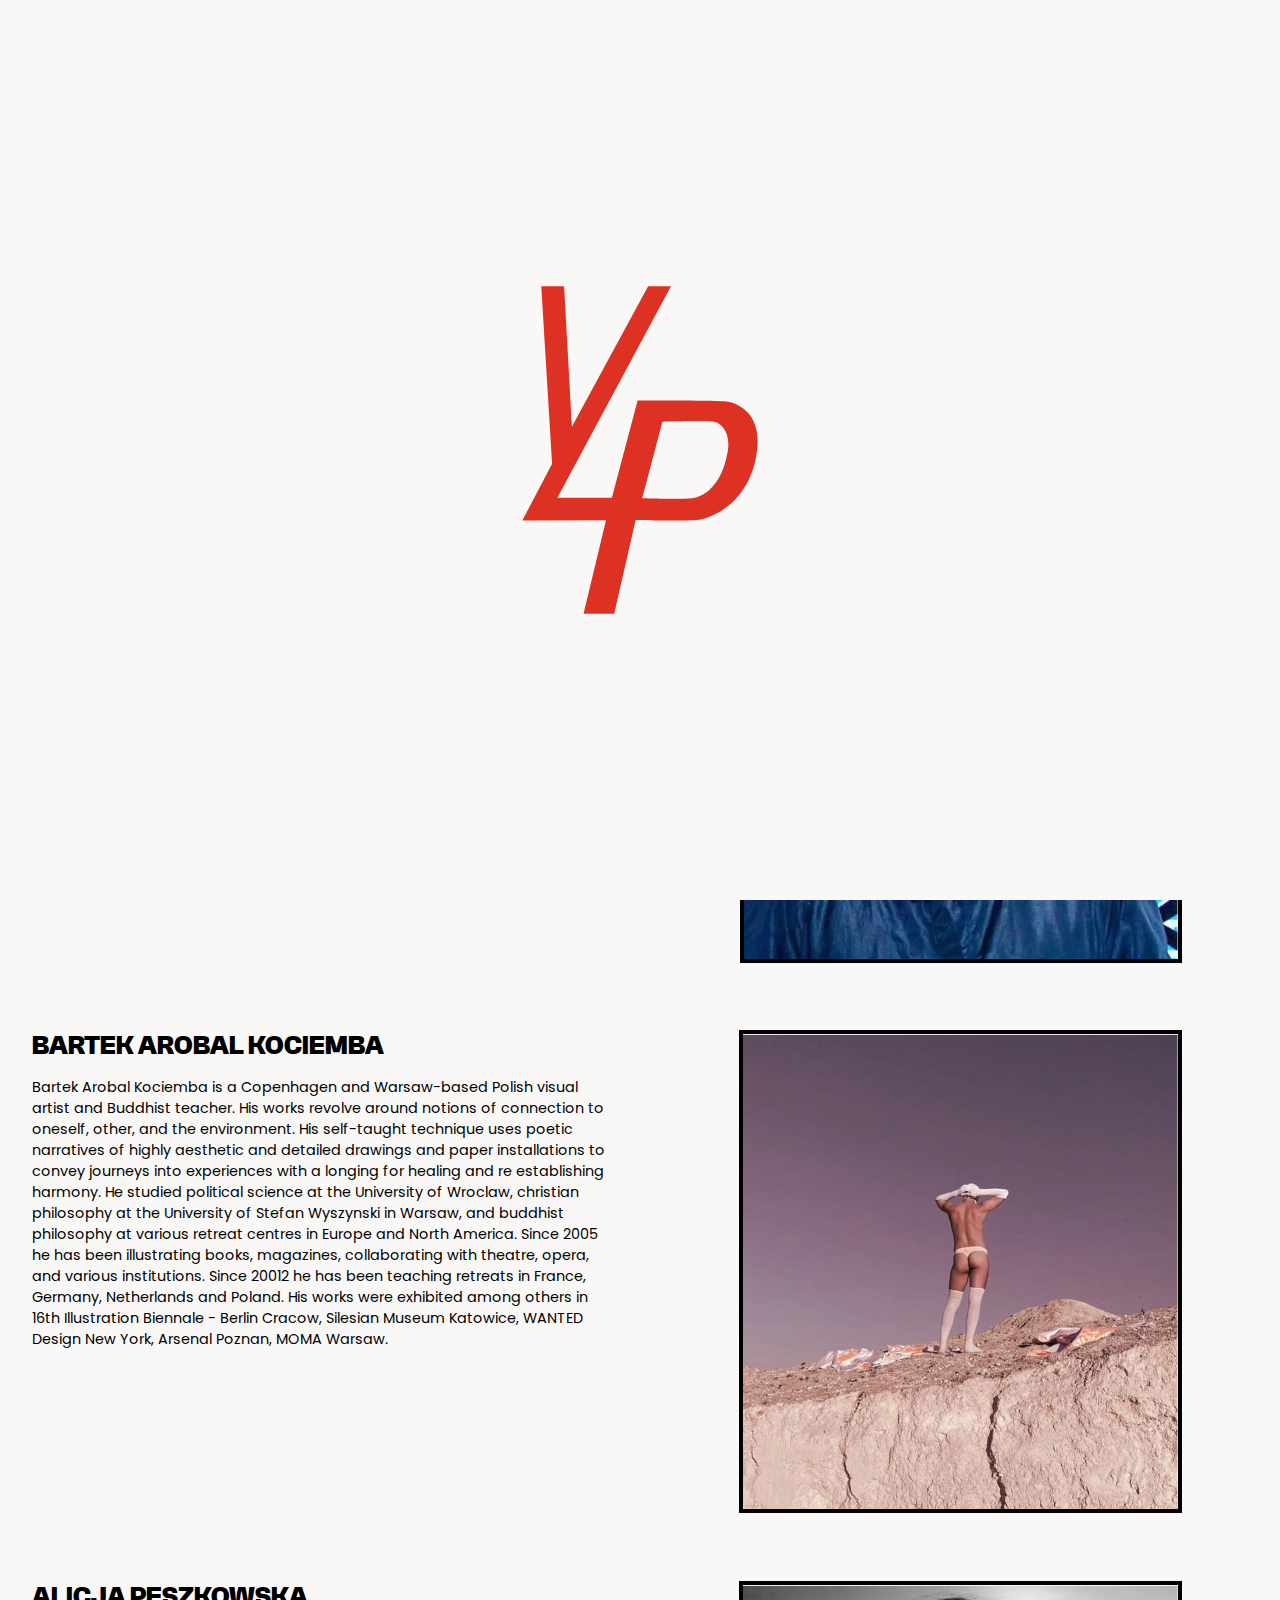
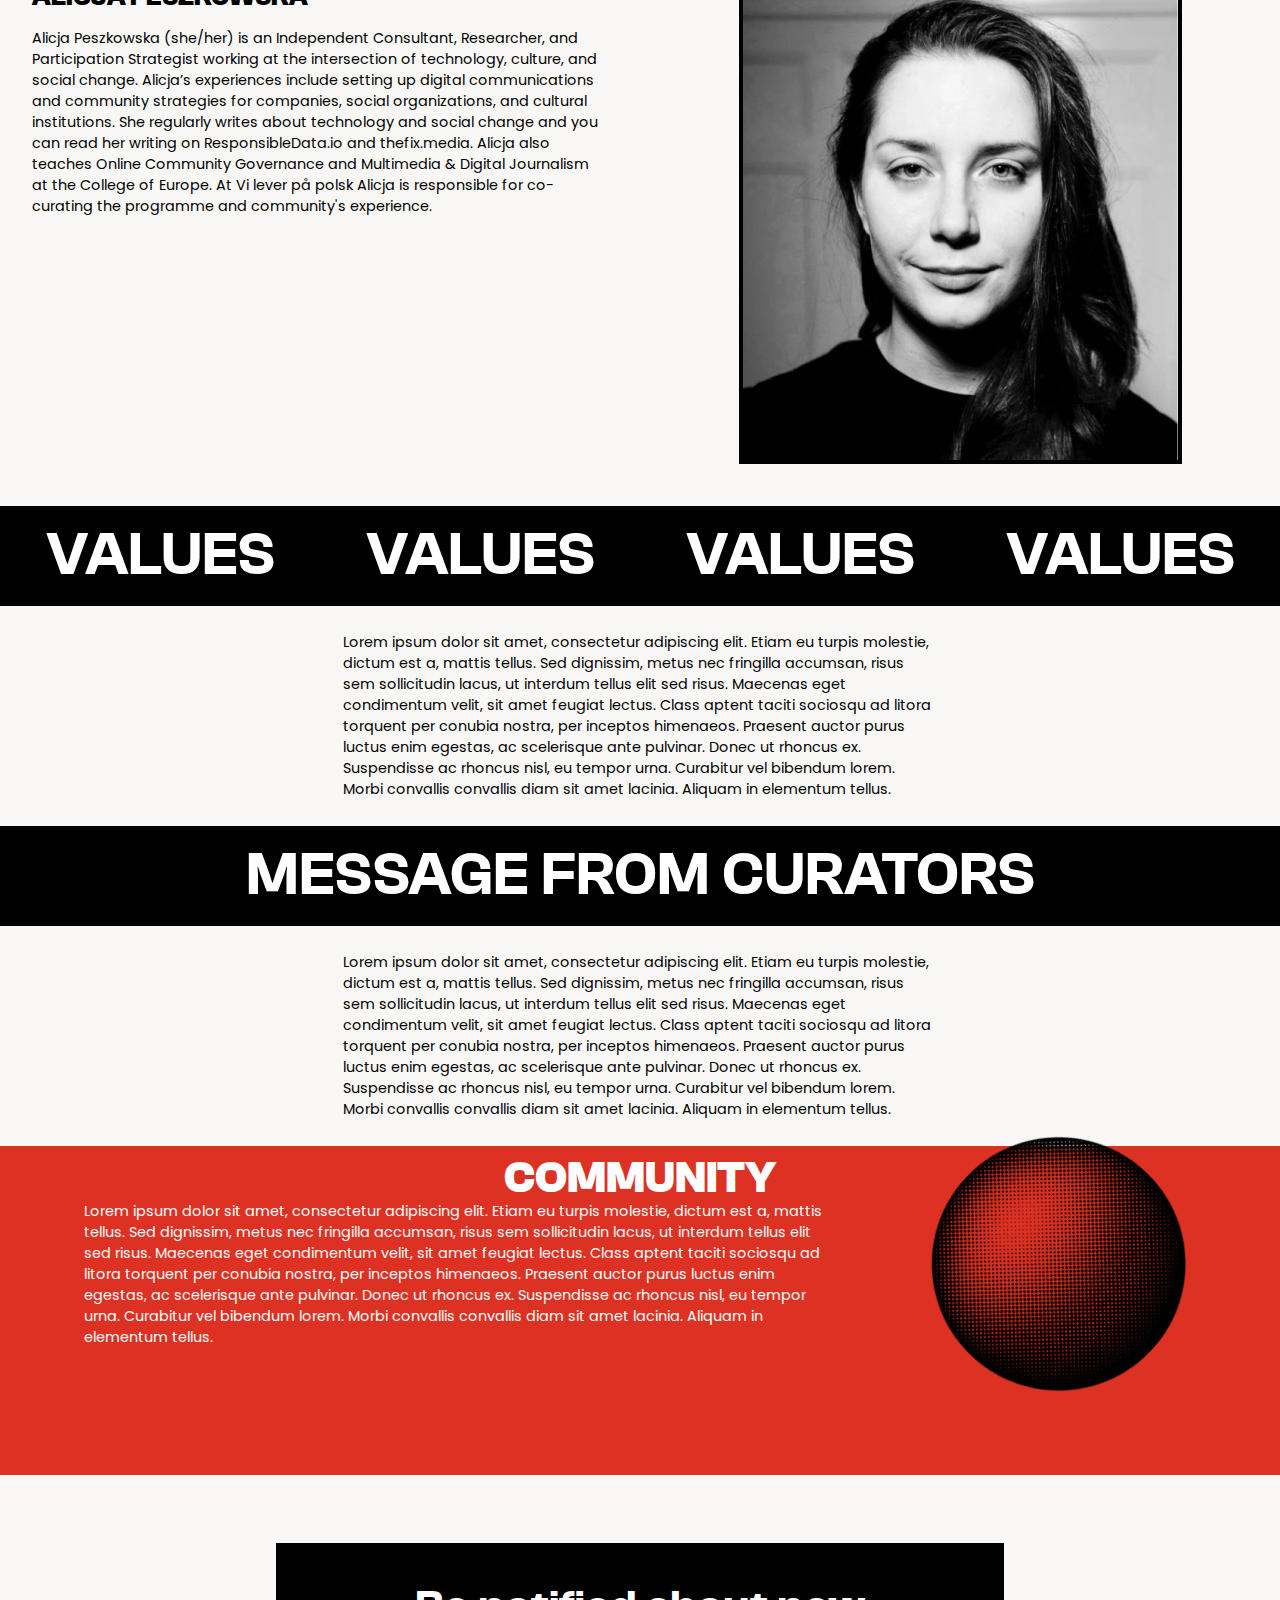
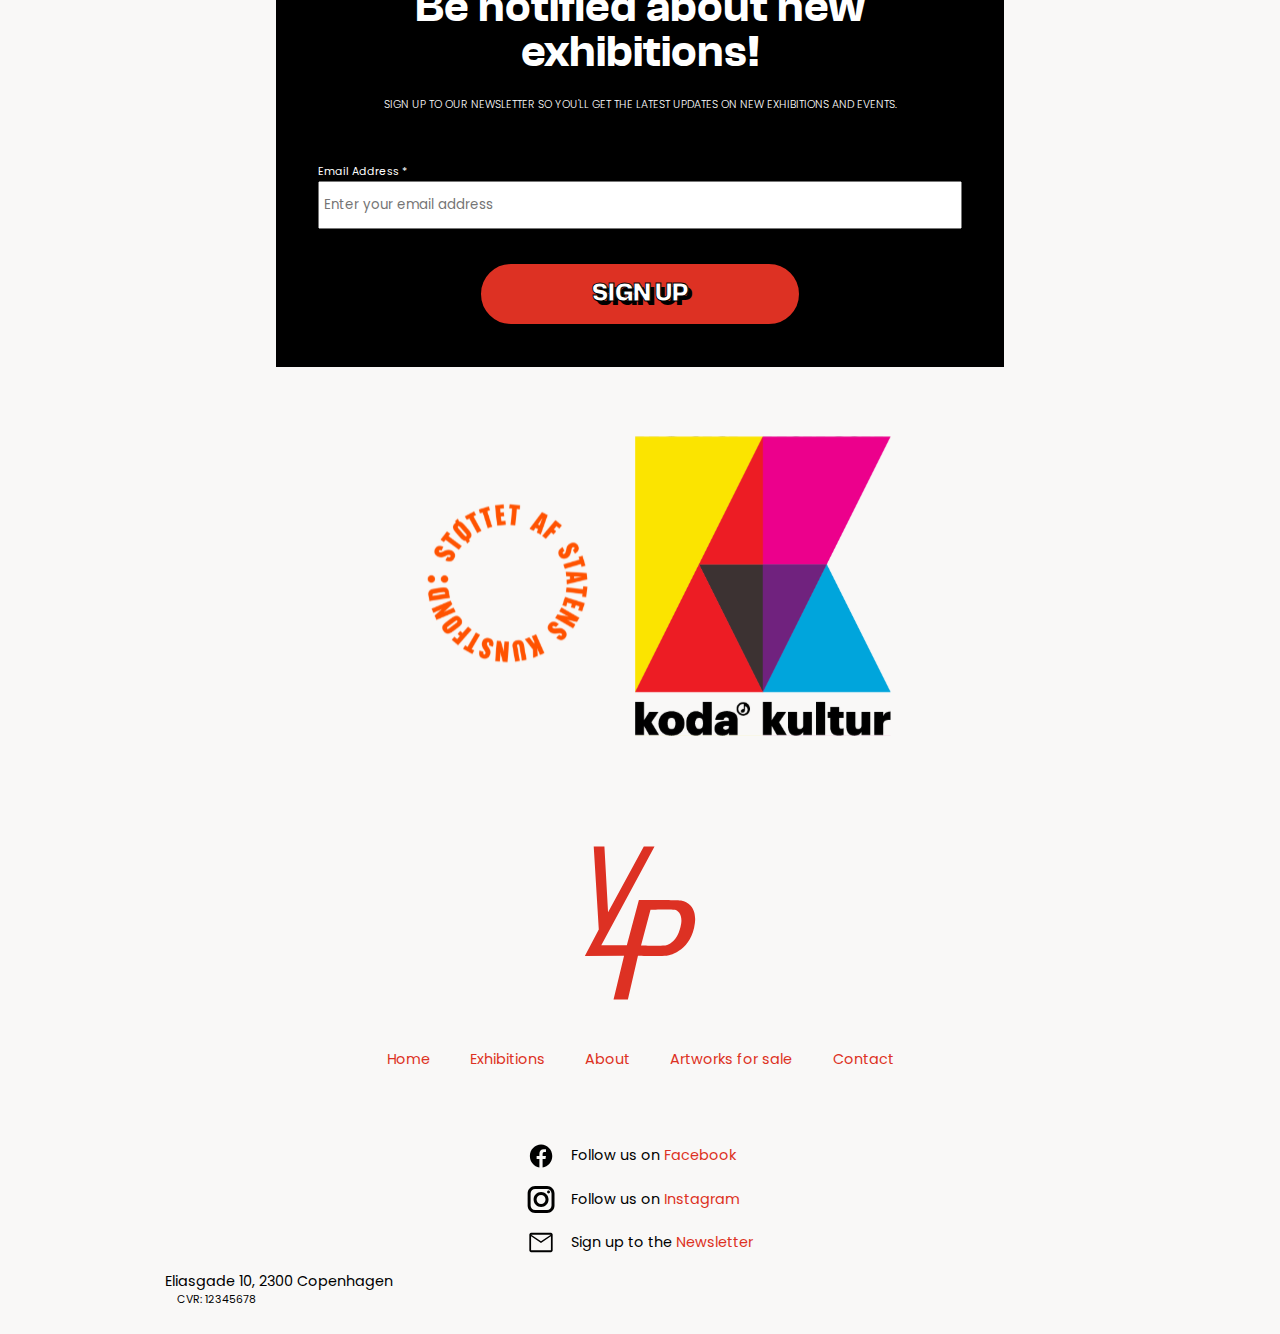
<file: about.html>
<!DOCTYPE html>
<html lang="en">
  <head>
    <meta charset="UTF-8" />
    <meta http-equiv="X-UA-Compatible" content="IE=edge" />
    <meta name="viewport" content="width=device-width, initial-scale=1.0" />
    <meta name="description" content="The about us page of the Vi Lever Pa Polsk website">
    <meta name="robots" content="noindex, nofollow">
    <title>About us - Vi Lever På Polsk</title>
    <link rel="icon"  href="./media/favicon.svg">
    <link rel="stylesheet" href="styles/style.css" />
    <meta property="og:image" content="./media/open-graph.jpg" />
  </head>
  <body>
    <header>
      <section id="navbar-section">
        <div class="container">
          <div class="logo">
            <a href="./index.html">
              <img src="media/vlp-logo.svg" alt="logo" />
            </a>
          </div>
          <div id="navbar" class="hidden">
            <ul class="nav-links">
              <li><a href="./index.html">Home</a></li>
              <li><a href="#">About</a></li>
              <li><a href="./exhibition.html">Exhibitions</a></li>
              <li><a href="./artworks.html">Artworks for sale</a></li>
              <li><a href="./contact.html">Contact</a></li>
            </ul>
          </div>
          <div class="menu-btn">
            <div class="menu-btn-burger"></div>
          </div>
        </div>
      </section>
    </header>
    <main>
      <section id="about_team-section">
        <h1 class="centered-header fs_3xlarge">ABOUT</h1>
        <div class="marquee-wrapper" id="marqueePadding">
          <h2 class="marquee" id="theteam-marquee"></h2>
          <div class="marquee2" id="theteam-marquee2"></div>
          <div class="marquee-title" id="theteam-title">The team</div>
        </div>
        <article class="team">
          <div class="container">
            <div class="teamgrid">
              <div class="magda">
                <h3>Magda Buczek</h3>
                <p>
                  is a Warsaw and Copenhagen-based Polish multidisciplinary
                  artist and the founder of SURPLUS, a platform addressing
                  material and symbolic overproduction. Her projects are
                  collaborative, often involve texts, and engage public space.
                  She makes art books, installations, performance, and runs a
                  disruptive fashion brand. She studied interdisciplinary art
                  and electronic media at the Academy of Fine Arts and
                  Jagiellonian University in Cracow and the Royal Academy of
                  Fine Arts in Antwerp. She has been an artist in residence in
                  SOMA Mexico City, Nida Art Colony Lithuania, Das Weisse Haust
                  Vienna and Danish Art Workshops in Copenhagen. Her works were
                  exhibited among others in Calvert 22 Foundation and Camden Art
                  Centre in London, WANTED Design in New York, Soma in Mexico
                  City, Berlin Fashion Week and Warsaw Biennale.
                </p>
              </div>

              <img src="./media/marta.webp" alt="magda_img" />

              <div class="bartek">
                <h3>Bartek Arobal Kociemba</h3>
                <p>
                  Bartek Arobal Kociemba is a Copenhagen and Warsaw-based Polish
                  visual artist and Buddhist teacher. His works revolve around
                  notions of connection to oneself, other, and the environment.
                  His self-taught technique uses poetic narratives of highly
                  aesthetic and detailed drawings and paper installations to
                  convey journeys into experiences with a longing for healing
                  and re establishing harmony. He studied political science at
                  the University of Wroclaw, christian philosophy at the
                  University of Stefan Wyszynski in Warsaw, and buddhist
                  philosophy at various retreat centres in Europe and North
                  America. Since 2005 he has been illustrating books, magazines,
                  collaborating with theatre, opera, and various institutions.
                  Since 20012 he has been teaching retreats in France, Germany,
                  Netherlands and Poland. His works were exhibited among others
                  in 16th Illustration Biennale - Berlin Cracow, Silesian Museum
                  Katowice, WANTED Design New York, Arsenal Poznan, MOMA Warsaw.
                </p>
              </div>

              <img src="./media/bartek.webp" alt="bartek_img" />

              <div class="alicja">
                <h3>Alicja Peszkowska</h3>
                <p>
                  Alicja Peszkowska (she/her) is an Independent Consultant, Researcher, and Participation Strategist working at the intersection of technology, culture, and social change. Alicja’s experiences include setting up digital communications and community strategies for companies, social organizations, and cultural institutions. She regularly writes about technology and social change and you can read her writing on ResponsibleData.io and thefix.media. Alicja also teaches Online Community Governance and Multimedia & Digital Journalism at the College of Europe. At Vi lever på polsk Alicja is responsible for co-curating the programme and community's experience.
                </p>
              </div>

              <img src="./media/Alicja.webp" alt="alicja_img" />
            </div>
          </div>
        </article>
      </section>

      <section>
        <div class="marquee-wrapper">
          <h2 class="marquee" id="values-marquee"></h2>
          <div class="marquee2" id="values-marquee2"></div>
          <div class="marquee-title" id="values-title">Values</div>
        </div>
        <div class="values">
          <p>
            Lorem ipsum dolor sit amet, consectetur adipiscing elit. Etiam eu
            turpis molestie, dictum est a, mattis tellus. Sed dignissim, metus
            nec fringilla accumsan, risus sem sollicitudin lacus, ut interdum
            tellus elit sed risus. Maecenas eget condimentum velit, sit amet
            feugiat lectus. Class aptent taciti sociosqu ad litora torquent per
            conubia nostra, per inceptos himenaeos. Praesent auctor purus luctus
            enim egestas, ac scelerisque ante pulvinar. Donec ut rhoncus ex.
            Suspendisse ac rhoncus nisl, eu tempor urna. Curabitur vel bibendum
            lorem. Morbi convallis convallis diam sit amet lacinia. Aliquam in
            elementum tellus.
          </p>
        </div>
      </section>
      <section>
        <div class="marquee-wrapper">
          <h2 class="marquee" id="message-marquee"></h2>
          <div class="marquee2" id="message-marquee2"></div>
          <div class="marquee-title" id="message-title">
            Message from curators
          </div>
        </div>
        <div class="mfc">
          <p>
            Lorem ipsum dolor sit amet, consectetur adipiscing elit. Etiam eu
            turpis molestie, dictum est a, mattis tellus. Sed dignissim, metus
            nec fringilla accumsan, risus sem sollicitudin lacus, ut interdum
            tellus elit sed risus. Maecenas eget condimentum velit, sit amet
            feugiat lectus. Class aptent taciti sociosqu ad litora torquent per
            conubia nostra, per inceptos himenaeos. Praesent auctor purus luctus
            enim egestas, ac scelerisque ante pulvinar. Donec ut rhoncus ex.
            Suspendisse ac rhoncus nisl, eu tempor urna. Curabitur vel bibendum
            lorem. Morbi convallis convallis diam sit amet lacinia. Aliquam in
            elementum tellus.
          </p>
        </div>
        <div class="community">
          <h2 class="centered-header">Community</h2>
          <p>
            Lorem ipsum dolor sit amet, consectetur adipiscing elit. Etiam eu
            turpis molestie, dictum est a, mattis tellus. Sed dignissim, metus
            nec fringilla accumsan, risus sem sollicitudin lacus, ut interdum
            tellus elit sed risus. Maecenas eget condimentum velit, sit amet
            feugiat lectus. Class aptent taciti sociosqu ad litora torquent per
            conubia nostra, per inceptos himenaeos. Praesent auctor purus luctus
            enim egestas, ac scelerisque ante pulvinar. Donec ut rhoncus ex.
            Suspendisse ac rhoncus nisl, eu tempor urna. Curabitur vel bibendum
            lorem. Morbi convallis convallis diam sit amet lacinia. Aliquam in
            elementum tellus.
          </p>

          <div class="ball">
            <img
              class="textureBall"
              src="media/textureBallsvg.svg"
              alt="image of textured sphere"
            />
          </div>
        </div>
      </section>

      <section class="getintouch">
        <section class="signupContainer container">
          <div class="signupForm">
            <div class="signupForm-content">
              <form action="submit"></form>
              <h2 class="ctaHeader">Be notified about new exhibitions!</h2>
              <p class="ctaBody">
                Sign up to our newsletter so you'll get the latest updates on new
                exhibitions and events.
              </p>
              <div class="emailFlex">
                <label for="email">
             <!-- Begin Mailchimp Signup Form -->
  <div id="mc_embed_signup">
  <form action="https://gmail.us10.list-manage.com/subscribe/post?u=ee084c4c93715bc2250b91eff&amp;id=d376a00037" method="post" id="mc-embedded-subscribe-form" name="mc-embedded-subscribe-form" class="validate" target="_blank" novalidate>
      <div id="mc_embed_signup_scroll">
  <div class="mc-field-group">
    <label class="emailaddress"for="mce-EMAIL">Email Address  <span class="asterisk">*</span>
  </label>
    <input type="email" value="" placeholder=" Enter your email address" name="EMAIL" class="required email" id="mce-EMAIL">
  </div>
    <div id="mce-responses" class="clear foot">
      <div class="response" id="mce-error-response" style="display:none"></div>
      
    </div>    <!-- real people should not fill this in and expect good things - do not remove this or risk form bot signups-->
      <div style="position: absolute; left: -5000px;" aria-hidden="true"><input type="text" name="b_ee084c4c93715bc2250b91eff_d376a00037" tabindex="-1" value=""></div>
          <div class="optionalParent">
              <div class="clear foot">
                  <input type="button"alt="sign up button" value="Sign up" name="subscribe" id="mc-embedded-subscribe">
              </div>
  
          </div>
          <div class="response" id="mce-success-response" style="display:none"></div>
      </div>
  </form>
  
  </div>
  <script type='text/javascript' src='//s3.amazonaws.com/downloads.mailchimp.com/js/mc-validate.js'></script><script type='text/javascript'>(function($) {window.fnames = new Array(); window.ftypes = new Array();fnames[0]='EMAIL';ftypes[0]='email';fnames[1]='FNAME';ftypes[1]='text';fnames[2]='LNAME';ftypes[2]='text';fnames[3]='ADDRESS';ftypes[3]='address';fnames[4]='PHONE';ftypes[4]='phone';fnames[5]='BIRTHDAY';ftypes[5]='birthday';}(jQuery));var $mcj = jQuery.noConflict(true);</script>
  <!--End mc_embed_signup-->
              </div>
            </div>
          </div>
        </section>
        <div class="container">
          <div class="logoCloud">
            <img
              src="media/statenskunstfond.svg"
              alt="Statens Kunstfond logo"
            />
            <img src="media/kodakultur.svg" alt="Koda Kultur logo" />
          </div>
        </div>
      </section>
    </main>
    <footer>
      <div class="footer-logo">
        <a href="./index.html">
          <img alt="Logo" src="./media/vlp-logo.svg"
        /></a>
      </div>
      <div id="footer-mobile-container">
        <nav>
          <ul id="footer-nav-bar">
            <li>
              <a href="./index.html">Home</a>
            </li>
            <li>
              <a href="./exhibition.html">Exhibitions</a>
            </li>
            <li>
              <a href="#">About</a>
            </li>
            <li>
              <a href="./artworks.html">Artworks for sale</a>
            </li>
            <li>
              <a href="./contact.html">Contact</a>
            </li>
          </ul>
        </nav>
        <div id="footer-SoMe">
          <div>
            <div class="footer-SoMe-container">
              <img src="./media/logo_fb.svg" alt="logo of Facebook" />
              <p>Follow us on <a href="#">Facebook</a></p>
            </div>
            <div class="footer-SoMe-container">
              <img src="./media/logo_IG.svg" alt="logo of Instagram" />
              <p>Follow us on <a href="#">Instagram</a></p>
            </div>
            <div class="footer-SoMe-container">
              <img src="./media/logo_mail.svg" alt="logo of a letter" />
              <p>Sign up to the <a href="#">Newsletter</a></p>
            </div>
          </div>
        </div>
      </div>
      <div id="footer-location">
        <p id="footer-address">Eliasgade 10, 2300 Copenhagen</p>
        <p id="footer-cvr">CVR: 12345678</p>
      </div>
    </footer>
    <script src="./js/Loader.js"></script>
    <script src="./js/script-burger.js"></script>
    <script src="./js/Marquee.js"></script>
    <script src="./js/about.js"></script>
  </body>
</html>
</file>
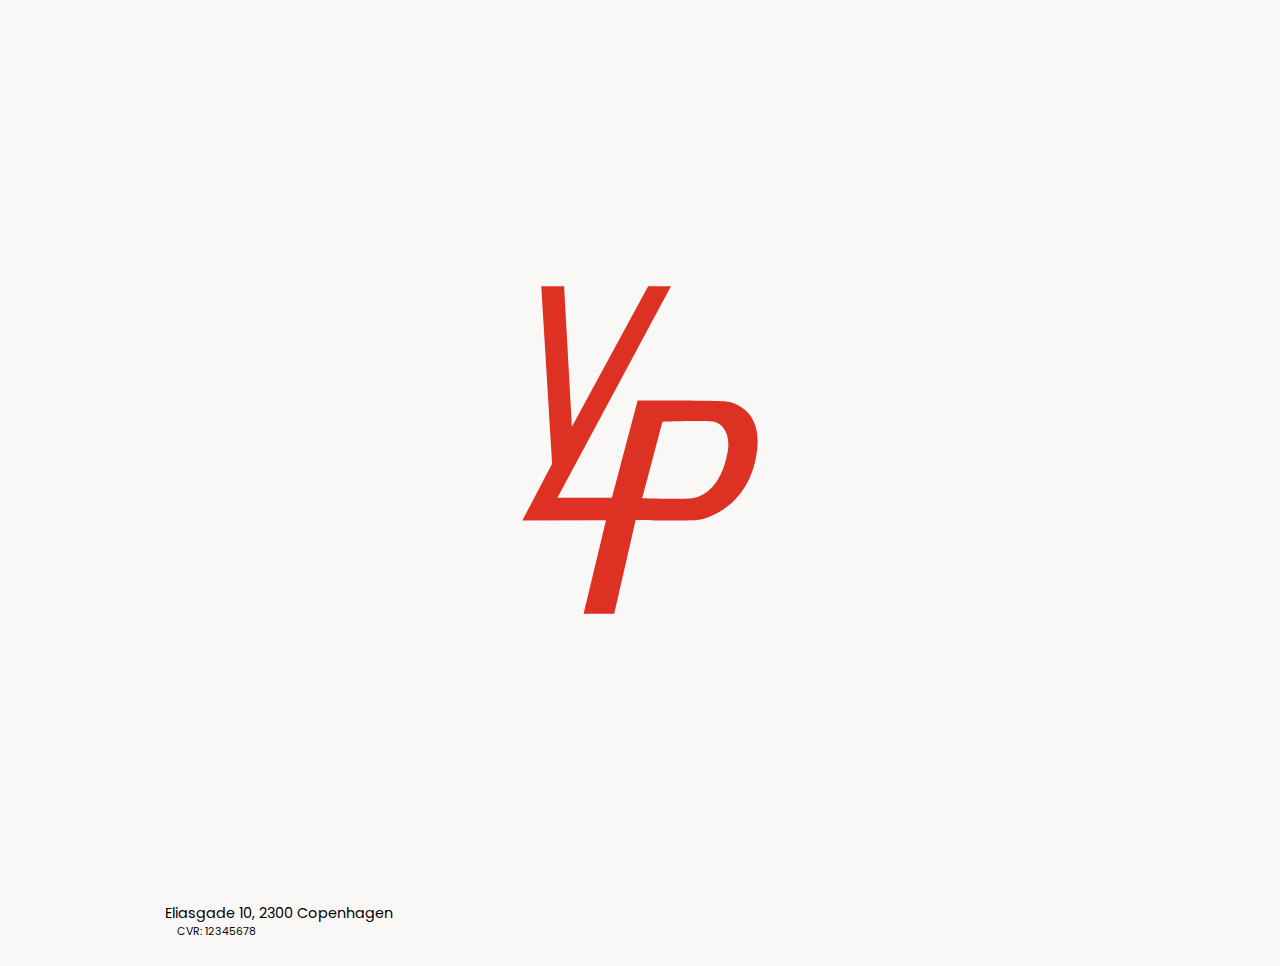
<file: artworks.html>
<!DOCTYPE html>
<html lang="en">
  <head>
    <meta charset="UTF-8" />
    <meta http-equiv="X-UA-Compatible" content="IE=edge" />
    <meta name="viewport" content="width=device-width, initial-scale=1.0" />
    <meta
      name="description"
      content="Artworks you can buy from Vi Lever Pa Polsk gallery"
    />
    <meta name="robots" content="noindex, nofollow" />
    <title>Artworks for sale - List - Vi Lever Pa Polsk</title>
    <link rel="icon" href="./media/favicon.svg" />
    <link rel="stylesheet" href="./styles/style.css" />
    <meta property="og:image" content="./media/open-graph.jpg" />
  </head>
  <body>
    <header>
      <section id="navbar-section">
        <div class="container">
          <div class="logo">
            <a href="./index.html">
              <img src="media/vlp-logo.svg" alt="logo" />
            </a>
          </div>
          <div id="navbar" class="hidden">
            <ul class="nav-links">
              <li><a href="./index.html">Home</a></li>
              <li><a href="./about.html">About</a></li>
              <li><a href="./exhibition.html">Exhibitions</a></li>
              <li><a href="#">Artworks for sale</a></li>
              <li><a href="./contact.html">Contact</a></li>
            </ul>
          </div>
          <div class="menu-btn">
            <div class="menu-btn-burger"></div>
          </div>
        </div>
      </section>
    </header>
    <main>
      <section id="artworks-wrapper">
        <div id="artworks_title_wrapper">
          <h1 class="fs_3xlarge title_artworks">ARTWORKS FOR SALE</h1>
        </div>
        <div class="wrapper_artworks">
          <div class="artworks_grid">
            <!--  -->

            <!-- </template> -->
            <!--  -->
          </div>
        </div>
      </section>
      <template id="template">
        <article id="PLcart">
          <a href="#"
            >.
            <img src="./media/gallery-image.jpg" class="hoverImg" alt="" />
          </a>
          <p class="artworks_piece_name fs_xlarge">Three Black Eggs</p>
          <div id="artwork_details_grid" class="fs_medium">
            <div class="" id="artworks_artist">Bartek Magda</div>
            <div id="artworks_slash">/</div>
            <div id="artworks_year">2012</div>
          </div>
        </article>
      </template>
    </main>
    <footer>
      <div class="footer-logo">
        <a href="./index.html">
          <img alt="Logo" src="./media/vlp-logo.svg"
        /></a>
      </div>
      <div id="footer-mobile-container">
        <nav>
          <ul id="footer-nav-bar">
            <li>
              <a href="./index.html">Home</a>
            </li>
            <li>
              <a href="./exhibition.html">Exhibitions</a>
            </li>
            <li>
              <a href="./about.html">About</a>
            </li>
            <li>
              <a href="#">Artworks for sale</a>
            </li>
            <li>
              <a href="./contact.html">Contact</a>
            </li>
          </ul>
        </nav>
        <div id="footer-SoMe">
          <div>
            <div class="footer-SoMe-container">
              <img src="./media/logo_fb.svg" alt="logo of Facebook" />
              <p>Follow us on <a href="#">Facebook</a></p>
            </div>
            <div class="footer-SoMe-container">
              <img src="./media/logo_IG.svg" alt="logo of Instagram" />
              <p>Follow us on <a href="#">Instagram</a></p>
            </div>
            <div class="footer-SoMe-container">
              <img src="./media/logo_mail.svg" alt="logo of a letter" />
              <p>Sign up to the <a href="#">Newsletter</a></p>
            </div>
          </div>
        </div>
      </div>
      <div id="footer-location">
        <p id="footer-address">Eliasgade 10, 2300 Copenhagen</p>
        <p id="footer-cvr">CVR: 12345678</p>
      </div>
    </footer>
    <script src="./js/Loader.js"></script>
    <script src="./js/script-burger.js"></script>
    <script src="./js/Marquee.js"></script>
    <script src="./js/artworks.js"></script>
  </body>
</html>
</file>
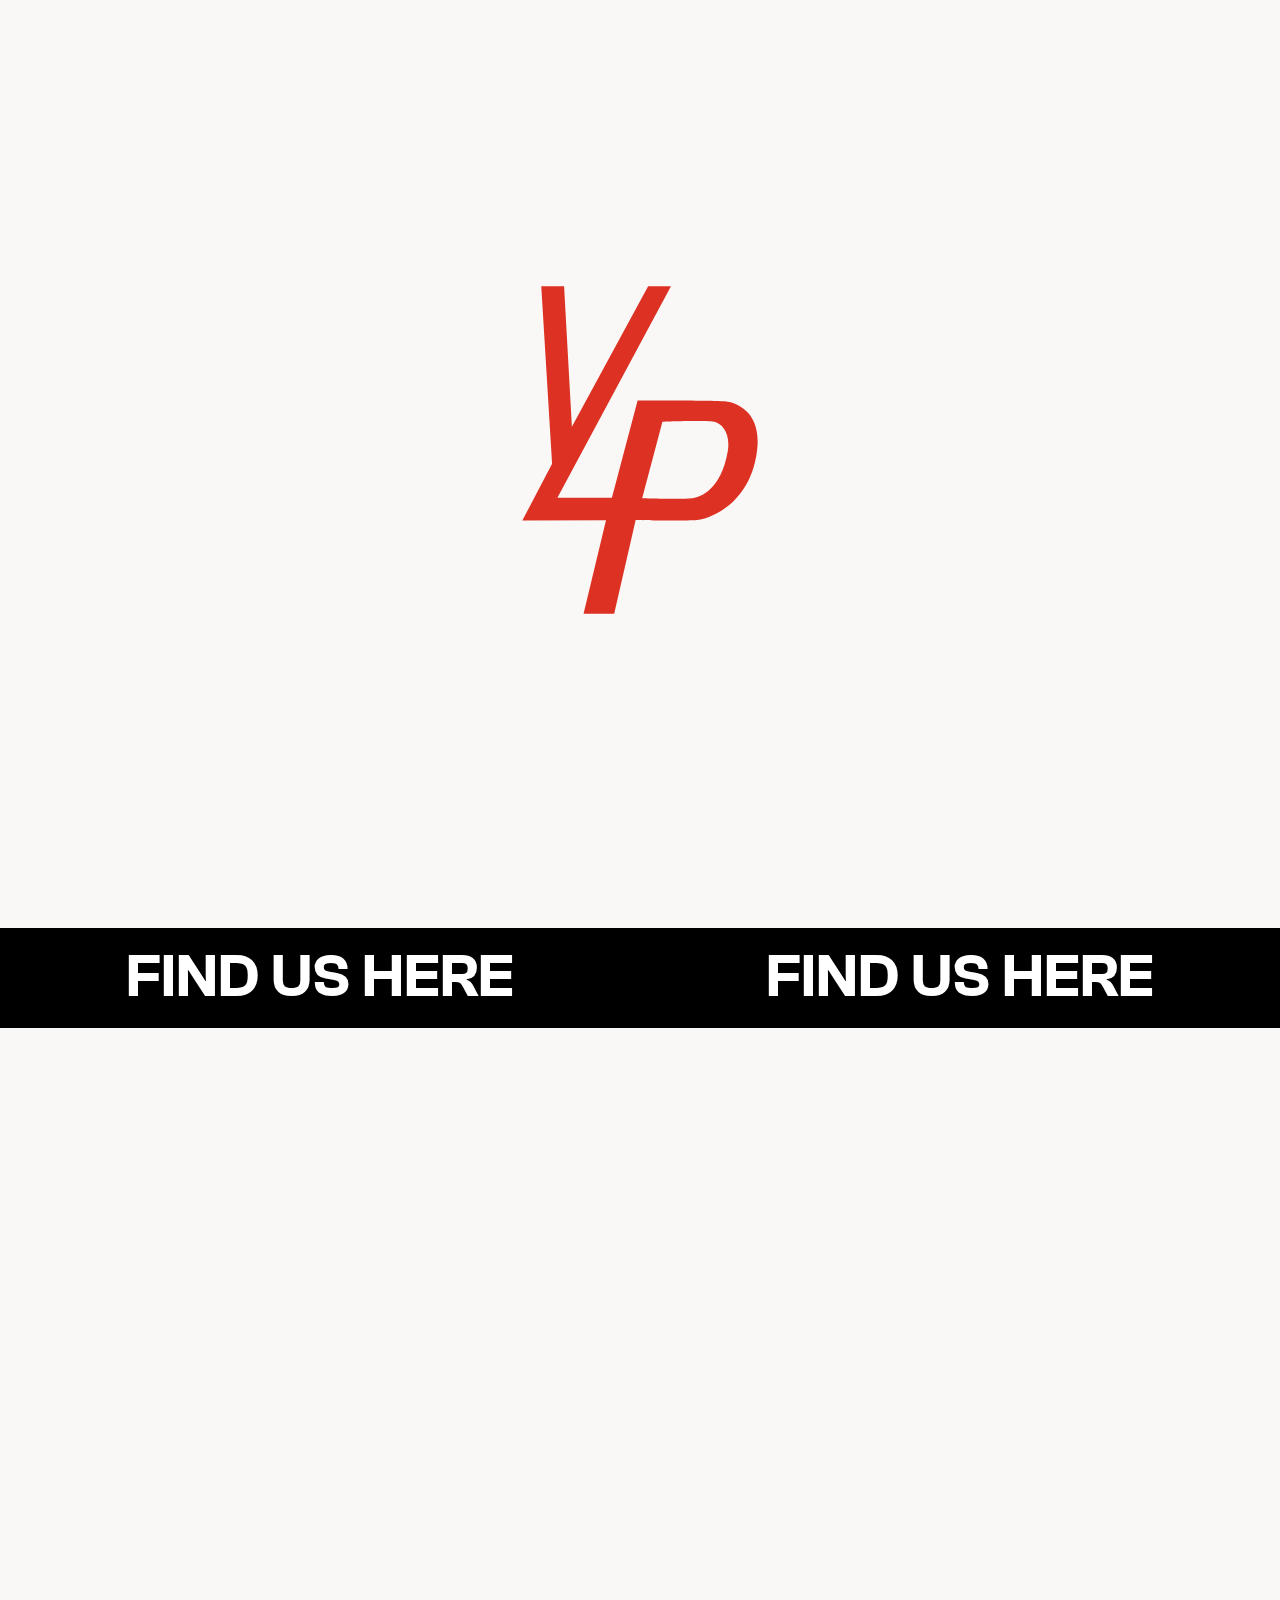
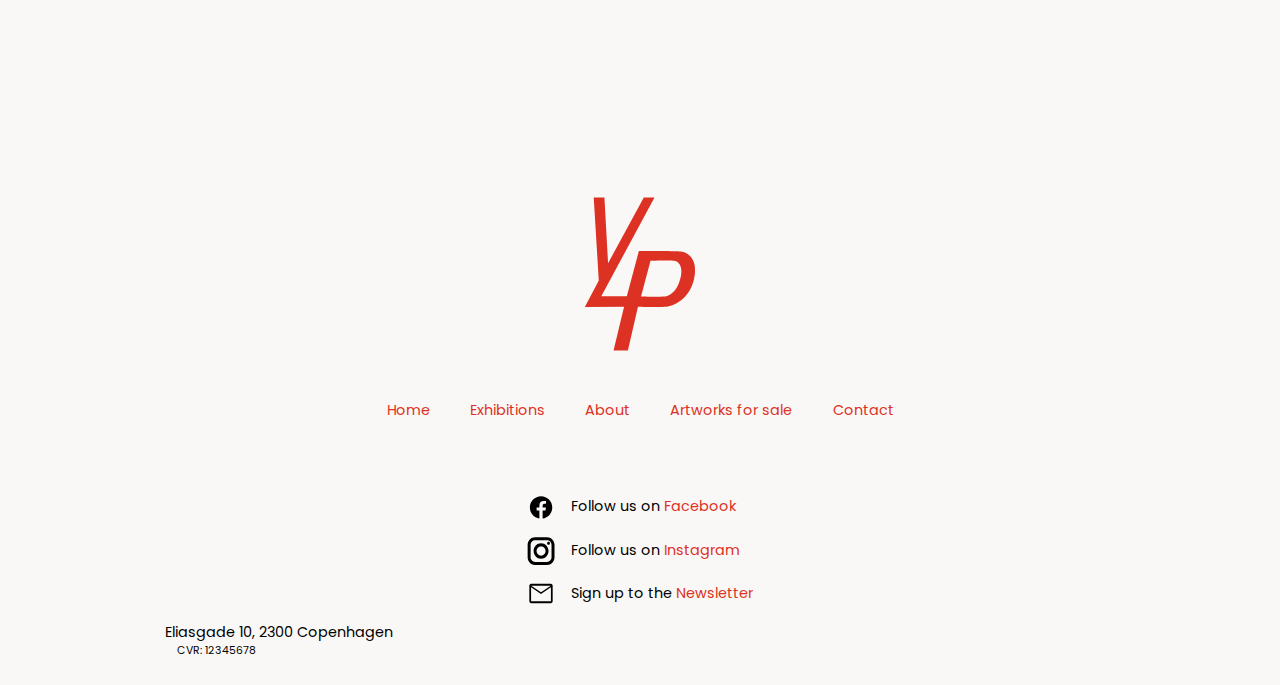
<file: contact.html>
<!DOCTYPE html>
<html lang="en">
  <head>
    <meta charset="UTF-8" />
    <meta http-equiv="X-UA-Compatible" content="IE=edge" />
    <meta name="viewport" content="width=device-width, initial-scale=1.0" />
    <title>Vi Lever På Polsk</title>
    <link rel="icon"  href="./media/favicon.svg">
    <link rel="stylesheet" href="styles/style.css" />
    <link
      href="https://api.fontshare.com/css?f=clash-grotesk@500,600,700&display=swap"
      rel="stylesheet"
    />
    <meta property="og:image" content="./media/open-graph.jpg" />
  </head>
  <body>
    <header>
      <section id="navbar-section">
        <div class="container">
          <div class="logo">
            <a href="./index.html">
              <img src="media/vlp-logo.svg" alt="logo" />
            </a>
          </div>
          <div id="navbar" class="hidden">
            <ul class="nav-links">
              <li><a href="./index.html">Home</a></li>
              <li><a href="./about.html">About</a></li>
              <li><a href="./exhibition.html">Exhibitions</a></li>
              <li><a href="./artworks.html">Artworks for sale</a></li>
              <li><a href="#">Contact</a></li>
            </ul>
          </div>
          <div class="menu-btn">
            <div class="menu-btn-burger"></div>
          </div>
        </div>
      </section>
    </header>
    <main>
      <section id="contact-page_section">
        <div class="container">
          <h1 class="fs_3xlarge" id="title_contact">CONTACT</h1>
          <div class="container_1_contact">
            <p class="fs_medium">By email:</p>
            <p class="fs_medium">vileverpapolsk@gmail.com</p>
            <div class="fs_medium" id="text">
              or drop us a message via
              <a href="https://www.instagram.com/vileverpapolsk/">Instagram</a>
              <p class="fs_medium">@vileverpapolsk</p>

            </div>
          </div>
        </div>
      </section>
      <section class="signupContainer container">
        <div class="signupForm">
          <div class="signupForm-content">
            <form action="submit"></form>
            <h2 class="ctaHeader">Be notified about new exhibitions!</h2>
            <p class="ctaBody">
              Sign up to our newsletter so you'll get the latest updates on new
              exhibitions and events.
            </p>
            <div class="emailFlex">
              <label for="email">
           <!-- Begin Mailchimp Signup Form -->
<div id="mc_embed_signup">
<form action="https://gmail.us10.list-manage.com/subscribe/post?u=ee084c4c93715bc2250b91eff&amp;id=d376a00037" method="post" id="mc-embedded-subscribe-form" name="mc-embedded-subscribe-form" class="validate" target="_blank" novalidate>
    <div id="mc_embed_signup_scroll">
<div class="mc-field-group">
  <label class="emailaddress"for="mce-EMAIL">Email Address  <span class="asterisk">*</span>
</label>
  <input type="email" value="" placeholder=" Enter your email address" name="EMAIL" class="required email" id="mce-EMAIL">
</div>
  <div id="mce-responses" class="clear foot">
    <div class="response" id="mce-error-response" style="display:none"></div>
    
  </div>    <!-- real people should not fill this in and expect good things - do not remove this or risk form bot signups-->
    <div style="position: absolute; left: -5000px;" aria-hidden="true"><input type="text" name="b_ee084c4c93715bc2250b91eff_d376a00037" tabindex="-1" value=""></div>
        <div class="optionalParent">
            <div class="clear foot">
                <input type="button"alt="sign up button" value="Sign up" name="subscribe" id="mc-embedded-subscribe">
            </div>

        </div>
        <div class="response" id="mce-success-response" style="display:none"></div>
    </div>
</form>

</div>
<script type='text/javascript' src='//s3.amazonaws.com/downloads.mailchimp.com/js/mc-validate.js'></script><script type='text/javascript'>(function($) {window.fnames = new Array(); window.ftypes = new Array();fnames[0]='EMAIL';ftypes[0]='email';fnames[1]='FNAME';ftypes[1]='text';fnames[2]='LNAME';ftypes[2]='text';fnames[3]='ADDRESS';ftypes[3]='address';fnames[4]='PHONE';ftypes[4]='phone';fnames[5]='BIRTHDAY';ftypes[5]='birthday';}(jQuery));var $mcj = jQuery.noConflict(true);</script>
<!--End mc_embed_signup-->
            </div>
          </div>
        </div>
      </section>
      <section>
        <div class="marquee-wrapper">
          <h2 class="marquee" id="find-marquee1"></h2>
          <div class="marquee2" id="find-marquee2"></div>
          <div class="marquee-title"  id="find-title">Find us here</div>
        </div>
        <div id="map_contact">
          
  
          <div class="container">
            <iframe
              src="https://www.google.com/maps/embed?pb=!1m18!1m12!1m3!1d2250.335367665246!2d12.615798551382973!3d55.665768106073266!2m3!1f0!2f0!3f0!3m2!1i1024!2i768!4f13.1!3m3!1m2!1s0x4653acca823c04c5%3A0x64266d517de3579e!2sEliasgade%2010%2C%202300%20K%C3%B8benhavn!5e0!3m2!1sen!2sdk!4v1653837570391!5m2!1sen!2sdk"
              
              style="border: 0"
              allowfullscreen=""
              loading="lazy"
              referrerpolicy="no-referrer-when-downgrade"
              title="google-maps"
            ></iframe>
          </div>
        </div>
      </section>
    </main>
    <footer>
      <div class="footer-logo">
        <a href="./index.html"> <img alt="Logo" src="./media/vlp-logo.svg" /></a>
      </div>
      <div id="footer-mobile-container">
        <nav>
          <ul id="footer-nav-bar">
            <li>
              <a href="./index.html">Home</a>
            </li>
            <li>
              <a href="./exhibition.html">Exhibitions</a>
            </li>
            <li>
              <a href="./about.html">About</a>
            </li>
            <li>
              <a href="./artworks.html">Artworks for sale</a>
            </li>
            <li>
              <a href="#">Contact</a>
            </li>
          </ul>
        </nav>
        <div id="footer-SoMe">
          <div>
            <div class="footer-SoMe-container">
              <img src="./media/logo_fb.svg" alt="logo of Facebook" />
              <p>Follow us on <a href="#">Facebook</a></p>
            </div>
            <div class="footer-SoMe-container">
              <img src="./media/logo_IG.svg" alt="logo of Instagram" />
              <p>Follow us on <a href="#">Instagram</a></p>
            </div>
            <div class="footer-SoMe-container">
              <img src="./media/logo_mail.svg" alt="logo of a letter" />
              <p>Sign up to the <a href="#">Newsletter</a></p>
            </div>
          </div>
        </div>
      </div>
      <div id="footer-location">
        <p id="footer-address">Eliasgade 10, 2300 Copenhagen</p>
        <p id="footer-cvr">CVR: 12345678</p>
      </div>
    </footer>
    <script src="./js/Loader.js"></script>
    <script src="./js/script-burger.js"></script>
    <script src="./js/Marquee.js"></script>
    <script src="./js/contact.js"></script>
  </body>
</html>
</file>
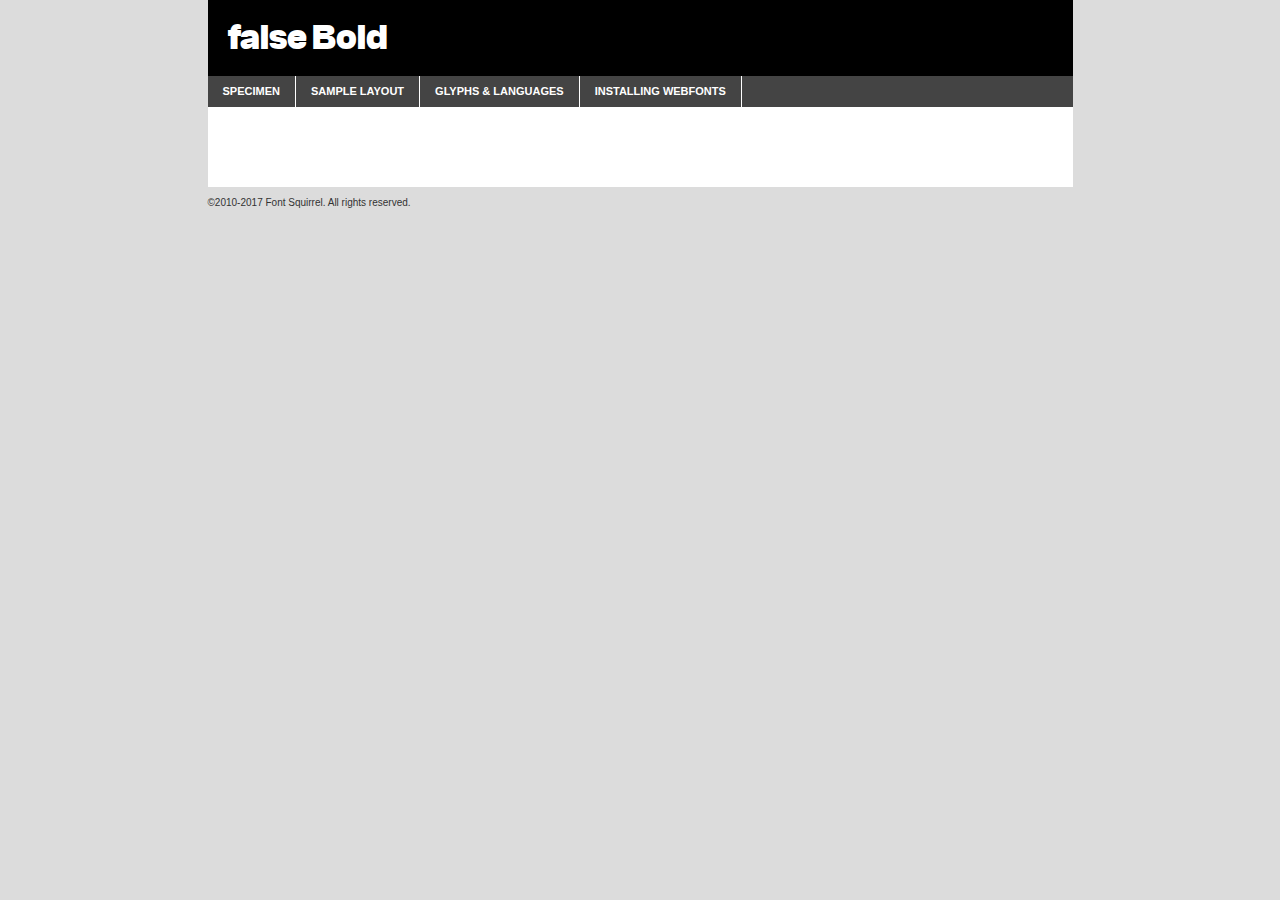
<file: fonts/clash-font/clashgrotesk-bold-demo.html>
<!DOCTYPE html PUBLIC "-//W3C//DTD XHTML 1.0 Transitional//EN"
	"http://www.w3.org/TR/xhtml1/DTD/xhtml1-transitional.dtd">

<html xmlns="http://www.w3.org/1999/xhtml" xml:lang="en" lang="en">
<head>
	<meta http-equiv="Content-Type" content="text/html; charset=utf-8" />
	<script src="http://ajax.googleapis.com/ajax/libs/jquery/1.7.2/jquery.min.js" type="text/javascript" charset="utf-8"></script>
	<script type="text/javascript">
	(function($){$.fn.easyTabs=function(option){var param=jQuery.extend({fadeSpeed:"fast",defaultContent:1,activeClass:'active'},option);$(this).each(function(){var thisId="#"+this.id;if(param.defaultContent==''){param.defaultContent=1;}
	if(typeof param.defaultContent=="number")
	{var defaultTab=$(thisId+" .tabs li:eq("+(param.defaultContent-1)+") a").attr('href').substr(1);}else{var defaultTab=param.defaultContent;}
	$(thisId+" .tabs li a").each(function(){var tabToHide=$(this).attr('href').substr(1);$("#"+tabToHide).addClass('easytabs-tab-content');});hideAll();changeContent(defaultTab);function hideAll(){$(thisId+" .easytabs-tab-content").hide();}
	function changeContent(tabId){hideAll();$(thisId+" .tabs li").removeClass(param.activeClass);$(thisId+" .tabs li a[href=#"+tabId+"]").closest('li').addClass(param.activeClass);if(param.fadeSpeed!="none")
	{$(thisId+" #"+tabId).fadeIn(param.fadeSpeed);}else{$(thisId+" #"+tabId).show();}}
	$(thisId+" .tabs li").click(function(){var tabId=$(this).find('a').attr('href').substr(1);changeContent(tabId);return false;});});}})(jQuery);
	</script>
	<link rel="stylesheet" href="specimen_files/specimen_stylesheet.css" type="text/css" charset="utf-8" />
	<link rel="stylesheet" href="stylesheet.css" type="text/css" charset="utf-8" />

	<style type="text/css">
					body{
				font-family: 'falsebold';
							}
		</style>

	<title>false Bold Specimen</title>
	
	
	<script type="text/javascript" charset="utf-8">
		$(document).ready(function() {
			$('#container').easyTabs({defaultContent:1});
		});
	</script>
</head>

<body>
<div id="container">
	<div id="header">
		false Bold	</div>
	<ul class="tabs">
		<li><a href="#specimen">Specimen</a></li>
		<li><a href="#layout">Sample Layout</a></li>
				<li><a href="#glyphs">Glyphs &amp; Languages</a></li>
		<li><a href="#installing">Installing Webfonts</a></li>
		
	</ul>
	
	<div id="main_content">

		
			<div id="specimen">
		
				<div class="section">
					<div class="grid12 firstcol">
						<div class="huge">AaBb</div>
					</div>
				</div>
		
				<div class="section">
					<div class="glyph_range">A&#x200B;B&#x200b;C&#x200b;D&#x200b;E&#x200b;F&#x200b;G&#x200b;H&#x200b;I&#x200b;J&#x200b;K&#x200b;L&#x200b;M&#x200b;N&#x200b;O&#x200b;P&#x200b;Q&#x200b;R&#x200b;S&#x200b;T&#x200b;U&#x200b;V&#x200b;W&#x200b;X&#x200b;Y&#x200b;Z&#x200b;a&#x200b;b&#x200b;c&#x200b;d&#x200b;e&#x200b;f&#x200b;g&#x200b;h&#x200b;i&#x200b;j&#x200b;k&#x200b;l&#x200b;m&#x200b;n&#x200b;o&#x200b;p&#x200b;q&#x200b;r&#x200b;s&#x200b;t&#x200b;u&#x200b;v&#x200b;w&#x200b;x&#x200b;y&#x200b;z&#x200b;1&#x200b;2&#x200b;3&#x200b;4&#x200b;5&#x200b;6&#x200b;7&#x200b;8&#x200b;9&#x200b;0&#x200b;&amp;&#x200b;.&#x200b;,&#x200b;?&#x200b;!&#x200b;&#64;&#x200b;(&#x200b;)&#x200b;#&#x200b;$&#x200b;%&#x200b;*&#x200b;+&#x200b;-&#x200b;=&#x200b;:&#x200b;;</div>
				</div>
				<div class="section">
					<div class="grid12 firstcol">
						<table class="sample_table">
							<tr><td>10</td><td class="size10">abcdefghijklmnopqrstuvwxyzABCDEFGHIJKLMNOPQRSTUVWXYZ0123456789abcdefghijklmnopqrstuvwxyzABCDEFGHIJKLMNOPQRSTUVWXYZ0123456789abcdefghijklmnopqrstuvwxyzABCDEFGHIJKLMNOPQRSTUVWXYZ</td></tr>
							<tr><td>11</td><td class="size11">abcdefghijklmnopqrstuvwxyzABCDEFGHIJKLMNOPQRSTUVWXYZ0123456789abcdefghijklmnopqrstuvwxyzABCDEFGHIJKLMNOPQRSTUVWXYZ0123456789abcdefghijklmnopqrstuvwxyzABCDEFGHIJKLMNOPQRSTUVWXYZ</td></tr>
							<tr><td>12</td><td class="size12">abcdefghijklmnopqrstuvwxyzABCDEFGHIJKLMNOPQRSTUVWXYZ0123456789abcdefghijklmnopqrstuvwxyzABCDEFGHIJKLMNOPQRSTUVWXYZ0123456789abcdefghijklmnopqrstuvwxyzABCDEFGHIJKLMNOPQRSTUVWXYZ</td></tr>
							<tr><td>13</td><td class="size13">abcdefghijklmnopqrstuvwxyzABCDEFGHIJKLMNOPQRSTUVWXYZ0123456789abcdefghijklmnopqrstuvwxyzABCDEFGHIJKLMNOPQRSTUVWXYZ0123456789abcdefghijklmnopqrstuvwxyzABCDEFGHIJKLMNOPQRSTUVWXYZ</td></tr>
							<tr><td>14</td><td class="size14">abcdefghijklmnopqrstuvwxyzABCDEFGHIJKLMNOPQRSTUVWXYZ0123456789abcdefghijklmnopqrstuvwxyzABCDEFGHIJKLMNOPQRSTUVWXYZ0123456789abcdefghijklmnopqrstuvwxyzABCDEFGHIJKLMNOPQRSTUVWXYZ</td></tr>
							<tr><td>16</td><td class="size16">abcdefghijklmnopqrstuvwxyzABCDEFGHIJKLMNOPQRSTUVWXYZ0123456789abcdefghijklmnopqrstuvwxyzABCDEFGHIJKLMNOPQRSTUVWXYZ</td></tr>
							<tr><td>18</td><td class="size18">abcdefghijklmnopqrstuvwxyzABCDEFGHIJKLMNOPQRSTUVWXYZ0123456789abcdefghijklmnopqrstuvwxyzABCDEFGHIJKLMNOPQRSTUVWXYZ</td></tr>
							<tr><td>20</td><td class="size20">abcdefghijklmnopqrstuvwxyzABCDEFGHIJKLMNOPQRSTUVWXYZ0123456789abcdefghijklmnopqrstuvwxyzABCDEFGHIJKLMNOPQRSTUVWXYZ</td></tr>
							<tr><td>24</td><td class="size24">abcdefghijklmnopqrstuvwxyzABCDEFGHIJKLMNOPQRSTUVWXYZ0123456789abcdefghijklmnopqrstuvwxyzABCDEFGHIJKLMNOPQRSTUVWXYZ</td></tr>
							<tr><td>30</td><td class="size30">abcdefghijklmnopqrstuvwxyzABCDEFGHIJKLMNOPQRSTUVWXYZ0123456789abcdefghijklmnopqrstuvwxyzABCDEFGHIJKLMNOPQRSTUVWXYZ</td></tr>
							<tr><td>36</td><td class="size36">abcdefghijklmnopqrstuvwxyzABCDEFGHIJKLMNOPQRSTUVWXYZ0123456789abcdefghijklmnopqrstuvwxyzABCDEFGHIJKLMNOPQRSTUVWXYZ</td></tr>
							<tr><td>48</td><td class="size48">abcdefghijklmnopqrstuvwxyzABCDEFGHIJKLMNOPQRSTUVWXYZ0123456789abcdefghijklmnopqrstuvwxyzABCDEFGHIJKLMNOPQRSTUVWXYZ</td></tr>
							<tr><td>60</td><td class="size60">abcdefghijklmnopqrstuvwxyzABCDEFGHIJKLMNOPQRSTUVWXYZ0123456789abcdefghijklmnopqrstuvwxyzABCDEFGHIJKLMNOPQRSTUVWXYZ</td></tr>
							<tr><td>72</td><td class="size72">abcdefghijklmnopqrstuvwxyzABCDEFGHIJKLMNOPQRSTUVWXYZ0123456789abcdefghijklmnopqrstuvwxyzABCDEFGHIJKLMNOPQRSTUVWXYZ</td></tr>
							<tr><td>90</td><td class="size90">abcdefghijklmnopqrstuvwxyzABCDEFGHIJKLMNOPQRSTUVWXYZ0123456789abcdefghijklmnopqrstuvwxyzABCDEFGHIJKLMNOPQRSTUVWXYZ</td></tr>
						</table>
				
					</div>
			
				</div>
		
		
		
								<div class="section" id="bodycomparison">


										<div id="xheight">
				<div class="fontbody">&#x25FC;&#x25FC;&#x25FC;&#x25FC;&#x25FC;&#x25FC;&#x25FC;&#x25FC;&#x25FC;&#x25FC;&#x25FC;&#x25FC;&#x25FC;&#x25FC;&#x25FC;&#x25FC;&#x25FC;&#x25FC;&#x25FC;&#x25FC;&#x25FC;&#x25FC;&#x25FC;&#x25FC;&#x25FC;&#x25FC;&#x25FC;&#x25FC;&#x25FC;&#x25FC;&#x25FC;&#x25FC;&#x25FC;&#x25FC;&#x25FC;&#x25FC;&#x25FC;&#x25FC;&#x25FC;&#x25FC;&#x25FC;&#x25FC;&#x25FC;&#x25FC;&#x25FC;&#x25FC;&#x25FC;&#x25FC;&#x25FC;&#x25FC;&#x25FC;&#x25FC;&#x25FC;&#x25FC;&#x25FC;&#x25FC;&#x25FC;&#x25FC;&#x25FC;&#x25FC;&#x25FC;&#x25FC;&#x25FC;&#x25FC;&#x25FC;&#x25FC;&#x25FC;&#x25FC;&#x25FC;&#x25FC;&#x25FC;&#x25FC;&#x25FC;&#x25FC;&#x25FC;&#x25FC;&#x25FC;&#x25FC;&#x25FC;&#x25FC;&#x25FC;&#x25FC;&#x25FC;&#x25FC;&#x25FC;&#x25FC;&#x25FC;&#x25FC;&#x25FC;&#x25FC;&#x25FC;&#x25FC;&#x25FC;&#x25FC;&#x25FC;&#x25FC;&#x25FC;&#x25FC;&#x25FC;body</div><div class="arialbody">body</div><div class="verdanabody">body</div><div class="georgiabody">body</div></div>
										<div class="fontbody" style="z-index:1">
											body<span>false Bold</span>
										</div>
										<div class="arialbody" style="z-index:1">
											body<span>Arial</span>
										</div>
										<div class="verdanabody" style="z-index:1">
											body<span>Verdana</span>
										</div>
										<div class="georgiabody" style="z-index:1">
											body<span>Georgia</span>
										</div>



								</div>
		
		
				<div class="section psample psample_row1" id="">
					
					<div class="grid2 firstcol">
						<p class="size10"><span>10.</span>Aenean lacinia bibendum nulla sed consectetur. Fusce dapibus, tellus ac cursus commodo, tortor mauris condimentum nibh, ut fermentum massa justo sit amet risus. Nullam id dolor id nibh ultricies vehicula ut id elit. Cum sociis natoque penatibus et magnis dis parturient montes, nascetur ridiculus mus. Nulla vitae elit libero, a pharetra augue.</p>
			
					</div>
					<div class="grid3">
						<p class="size11"><span>11.</span>Aenean lacinia bibendum nulla sed consectetur. Fusce dapibus, tellus ac cursus commodo, tortor mauris condimentum nibh, ut fermentum massa justo sit amet risus. Nullam id dolor id nibh ultricies vehicula ut id elit. Cum sociis natoque penatibus et magnis dis parturient montes, nascetur ridiculus mus. Nulla vitae elit libero, a pharetra augue.</p>
			
					</div>
					<div class="grid3">
						<p class="size12"><span>12.</span>Aenean lacinia bibendum nulla sed consectetur. Fusce dapibus, tellus ac cursus commodo, tortor mauris condimentum nibh, ut fermentum massa justo sit amet risus. Nullam id dolor id nibh ultricies vehicula ut id elit. Cum sociis natoque penatibus et magnis dis parturient montes, nascetur ridiculus mus. Nulla vitae elit libero, a pharetra augue.</p>
			
					</div>
					<div class="grid4">
						<p class="size13"><span>13.</span>Aenean lacinia bibendum nulla sed consectetur. Fusce dapibus, tellus ac cursus commodo, tortor mauris condimentum nibh, ut fermentum massa justo sit amet risus. Nullam id dolor id nibh ultricies vehicula ut id elit. Cum sociis natoque penatibus et magnis dis parturient montes, nascetur ridiculus mus. Nulla vitae elit libero, a pharetra augue.</p>
			
					</div>
					<div class="white_blend"></div>
					
				</div>
				<div class="section psample psample_row2" id="">
					<div class="grid3 firstcol">
						<p class="size14"><span>14.</span>Aenean lacinia bibendum nulla sed consectetur. Fusce dapibus, tellus ac cursus commodo, tortor mauris condimentum nibh, ut fermentum massa justo sit amet risus. Nullam id dolor id nibh ultricies vehicula ut id elit. Cum sociis natoque penatibus et magnis dis parturient montes, nascetur ridiculus mus. Nulla vitae elit libero, a pharetra augue.</p>
			
					</div>
					<div class="grid4">
						<p class="size16"><span>16.</span>Aenean lacinia bibendum nulla sed consectetur. Fusce dapibus, tellus ac cursus commodo, tortor mauris condimentum nibh, ut fermentum massa justo sit amet risus. Nullam id dolor id nibh ultricies vehicula ut id elit. Cum sociis natoque penatibus et magnis dis parturient montes, nascetur ridiculus mus. Nulla vitae elit libero, a pharetra augue.</p>
			
					</div>
					<div class="grid5">
						<p class="size18"><span>18.</span>Aenean lacinia bibendum nulla sed consectetur. Fusce dapibus, tellus ac cursus commodo, tortor mauris condimentum nibh, ut fermentum massa justo sit amet risus. Nullam id dolor id nibh ultricies vehicula ut id elit. Cum sociis natoque penatibus et magnis dis parturient montes, nascetur ridiculus mus. Nulla vitae elit libero, a pharetra augue.</p>
			
					</div>

					<div class="white_blend"></div>

				</div>
				
				<div class="section psample psample_row3" id="">
					<div class="grid5 firstcol">
						<p class="size20"><span>20.</span>Aenean lacinia bibendum nulla sed consectetur. Fusce dapibus, tellus ac cursus commodo, tortor mauris condimentum nibh, ut fermentum massa justo sit amet risus. Nullam id dolor id nibh ultricies vehicula ut id elit. Cum sociis natoque penatibus et magnis dis parturient montes, nascetur ridiculus mus. Nulla vitae elit libero, a pharetra augue.</p>
					</div>
					<div class="grid7">
						<p class="size24"><span>24.</span>Aenean lacinia bibendum nulla sed consectetur. Fusce dapibus, tellus ac cursus commodo, tortor mauris condimentum nibh, ut fermentum massa justo sit amet risus. Nullam id dolor id nibh ultricies vehicula ut id elit. Cum sociis natoque penatibus et magnis dis parturient montes, nascetur ridiculus mus. Nulla vitae elit libero, a pharetra augue.</p>
					</div>
					
					<div class="white_blend"></div>
					
				</div>
				
				<div class="section psample psample_row4" id="">
					<div class="grid12 firstcol">
						<p class="size30"><span>30.</span>Aenean lacinia bibendum nulla sed consectetur. Fusce dapibus, tellus ac cursus commodo, tortor mauris condimentum nibh, ut fermentum massa justo sit amet risus. Nullam id dolor id nibh ultricies vehicula ut id elit. Cum sociis natoque penatibus et magnis dis parturient montes, nascetur ridiculus mus. Nulla vitae elit libero, a pharetra augue.</p>
					</div>
					<div class="white_blend"></div>
					
				</div>
				
				
				
				<div class="section psample psample_row1 fullreverse">
					<div class="grid2 firstcol">
						<p class="size10"><span>10.</span>Aenean lacinia bibendum nulla sed consectetur. Fusce dapibus, tellus ac cursus commodo, tortor mauris condimentum nibh, ut fermentum massa justo sit amet risus. Nullam id dolor id nibh ultricies vehicula ut id elit. Cum sociis natoque penatibus et magnis dis parturient montes, nascetur ridiculus mus. Nulla vitae elit libero, a pharetra augue.</p>
			
					</div>
					<div class="grid3">
						<p class="size11"><span>11.</span>Aenean lacinia bibendum nulla sed consectetur. Fusce dapibus, tellus ac cursus commodo, tortor mauris condimentum nibh, ut fermentum massa justo sit amet risus. Nullam id dolor id nibh ultricies vehicula ut id elit. Cum sociis natoque penatibus et magnis dis parturient montes, nascetur ridiculus mus. Nulla vitae elit libero, a pharetra augue.</p>
			
					</div>
					<div class="grid3">
						<p class="size12"><span>12.</span>Aenean lacinia bibendum nulla sed consectetur. Fusce dapibus, tellus ac cursus commodo, tortor mauris condimentum nibh, ut fermentum massa justo sit amet risus. Nullam id dolor id nibh ultricies vehicula ut id elit. Cum sociis natoque penatibus et magnis dis parturient montes, nascetur ridiculus mus. Nulla vitae elit libero, a pharetra augue.</p>
			
					</div>
					<div class="grid4">
						<p class="size13"><span>13.</span>Aenean lacinia bibendum nulla sed consectetur. Fusce dapibus, tellus ac cursus commodo, tortor mauris condimentum nibh, ut fermentum massa justo sit amet risus. Nullam id dolor id nibh ultricies vehicula ut id elit. Cum sociis natoque penatibus et magnis dis parturient montes, nascetur ridiculus mus. Nulla vitae elit libero, a pharetra augue.</p>
			
					</div>
					<div class="black_blend"></div>
					
				</div>
				
				<div class="section psample psample_row2 fullreverse">
					<div class="grid3 firstcol">
						<p class="size14"><span>14.</span>Aenean lacinia bibendum nulla sed consectetur. Fusce dapibus, tellus ac cursus commodo, tortor mauris condimentum nibh, ut fermentum massa justo sit amet risus. Nullam id dolor id nibh ultricies vehicula ut id elit. Cum sociis natoque penatibus et magnis dis parturient montes, nascetur ridiculus mus. Nulla vitae elit libero, a pharetra augue.</p>
			
					</div>
					<div class="grid4">
						<p class="size16"><span>16.</span>Aenean lacinia bibendum nulla sed consectetur. Fusce dapibus, tellus ac cursus commodo, tortor mauris condimentum nibh, ut fermentum massa justo sit amet risus. Nullam id dolor id nibh ultricies vehicula ut id elit. Cum sociis natoque penatibus et magnis dis parturient montes, nascetur ridiculus mus. Nulla vitae elit libero, a pharetra augue.</p>
			
					</div>
					<div class="grid5">
						<p class="size18"><span>18.</span>Aenean lacinia bibendum nulla sed consectetur. Fusce dapibus, tellus ac cursus commodo, tortor mauris condimentum nibh, ut fermentum massa justo sit amet risus. Nullam id dolor id nibh ultricies vehicula ut id elit. Cum sociis natoque penatibus et magnis dis parturient montes, nascetur ridiculus mus. Nulla vitae elit libero, a pharetra augue.</p>
			
					</div>
					<div class="black_blend"></div>

				</div>
				
				<div class="section psample fullreverse psample_row3" id="">
					<div class="grid5 firstcol">
						<p class="size20"><span>20.</span>Aenean lacinia bibendum nulla sed consectetur. Fusce dapibus, tellus ac cursus commodo, tortor mauris condimentum nibh, ut fermentum massa justo sit amet risus. Nullam id dolor id nibh ultricies vehicula ut id elit. Cum sociis natoque penatibus et magnis dis parturient montes, nascetur ridiculus mus. Nulla vitae elit libero, a pharetra augue.</p>
					</div>
					<div class="grid7">
						<p class="size24"><span>24.</span>Aenean lacinia bibendum nulla sed consectetur. Fusce dapibus, tellus ac cursus commodo, tortor mauris condimentum nibh, ut fermentum massa justo sit amet risus. Nullam id dolor id nibh ultricies vehicula ut id elit. Cum sociis natoque penatibus et magnis dis parturient montes, nascetur ridiculus mus. Nulla vitae elit libero, a pharetra augue.</p>
					</div>
					
					<div class="black_blend"></div>
					
				</div>
				
				<div class="section psample fullreverse psample_row4" id="" style="border-bottom: 20px #000 solid;">
					<div class="grid12 firstcol">
						<p class="size30"><span>30.</span>Aenean lacinia bibendum nulla sed consectetur. Fusce dapibus, tellus ac cursus commodo, tortor mauris condimentum nibh, ut fermentum massa justo sit amet risus. Nullam id dolor id nibh ultricies vehicula ut id elit. Cum sociis natoque penatibus et magnis dis parturient montes, nascetur ridiculus mus. Nulla vitae elit libero, a pharetra augue.</p>
					</div>
					<div class="black_blend"></div>
					
				</div>
				
				
				
				
			</div>
			
			<div id="layout">
				
				<div class="section">
					
					<div class="grid12 firstcol">
						<h1>Lorem Ipsum Dolor</h1>
						<h2>Etiam porta sem malesuada magna mollis euismod</h2>
						
						<p class="byline">By <a href="#link">Aenean Lacinia</a></p>
					</div>
				</div>
				<div class="section">
					<div class="grid8 firstcol">
						<p class="large">Donec sed odio dui. Morbi leo risus, porta ac consectetur ac, vestibulum at eros. Fusce dapibus, tellus ac cursus commodo, tortor mauris condimentum nibh, ut fermentum massa justo sit amet risus. </p>

						
						<h3>Pellentesque ornare sem</h3>

						<p>Maecenas sed diam eget risus varius blandit sit amet non magna. Maecenas faucibus mollis interdum. Donec ullamcorper nulla non metus auctor fringilla. Nullam id dolor id nibh ultricies vehicula ut id elit. Nullam id dolor id nibh ultricies vehicula ut id elit. </p>

						<p>Aenean eu leo quam. Pellentesque ornare sem lacinia quam venenatis vestibulum. Lorem ipsum dolor sit amet, consectetur adipiscing elit. Cum sociis natoque penatibus et magnis dis parturient montes, nascetur ridiculus mus. </p>

						<p>Nulla vitae elit libero, a pharetra augue. Praesent commodo cursus magna, vel scelerisque nisl consectetur et. Aenean lacinia bibendum nulla sed consectetur. </p>

						<p>Nullam quis risus eget urna mollis ornare vel eu leo. Nullam quis risus eget urna mollis ornare vel eu leo. Maecenas sed diam eget risus varius blandit sit amet non magna. Donec ullamcorper nulla non metus auctor fringilla. </p>

						<h3>Cras mattis consectetur</h3>

						<p>Aenean eu leo quam. Pellentesque ornare sem lacinia quam venenatis vestibulum. Aenean lacinia bibendum nulla sed consectetur. Integer posuere erat a ante venenatis dapibus posuere velit aliquet. Cras mattis consectetur purus sit amet fermentum. </p>

						<p>Nullam id dolor id nibh ultricies vehicula ut id elit. Nullam quis risus eget urna mollis ornare vel eu leo. Cras mattis consectetur purus sit amet fermentum.</p>
					</div>
					
					<div class="grid4 sidebar">
						
						<div class="box reverse">
							<p class="last">Nullam quis risus eget urna mollis ornare vel eu leo. Donec ullamcorper nulla non metus auctor fringilla. Cras mattis consectetur purus sit amet fermentum. Sed posuere consectetur est at lobortis. Lorem ipsum dolor sit amet, consectetur adipiscing elit. </p>
						</div>
						
						<p class="caption">Maecenas sed diam eget risus varius.</p>

						<p>Vestibulum id ligula porta felis euismod semper. Integer posuere erat a ante venenatis dapibus posuere velit aliquet. Vestibulum id ligula porta felis euismod semper. Sed posuere consectetur est at lobortis. Maecenas sed diam eget risus varius blandit sit amet non magna. Fusce dapibus, tellus ac cursus commodo, tortor mauris condimentum nibh, ut fermentum massa justo sit amet risus. </p>

					

						<p>Duis mollis, est non commodo luctus, nisi erat porttitor ligula, eget lacinia odio sem nec elit. Aenean lacinia bibendum nulla sed consectetur. Vivamus sagittis lacus vel augue laoreet rutrum faucibus dolor auctor. Aenean lacinia bibendum nulla sed consectetur. Nullam quis risus eget urna mollis ornare vel eu leo. </p>

						<p>Praesent commodo cursus magna, vel scelerisque nisl consectetur et. Donec ullamcorper nulla non metus auctor fringilla. Maecenas faucibus mollis interdum. Fusce dapibus, tellus ac cursus commodo, tortor mauris condimentum nibh, ut fermentum massa justo sit amet risus. </p>

					</div>
				</div>
				
			</div>


			



		<div id="glyphs">
			<div class="section">
				<div class="grid12 firstcol">
			
				<h1>Language Support</h1>
				<p>The subset of false Bold in this kit supports the following languages:<br />
			
					Albanian, Basque, Breton, Chamorro, Danish, Dutch, English, Faroese, Finnish, French, Frisian, Galician, German, Icelandic, Italian, Malagasy, Norwegian, Portuguese, Spanish, Alsatian, Aragonese, Arapaho, Arrernte, Asturian, Aymara, Bislama, Cebuano, Corsican, Fijian, French_creole, Genoese, Gilbertese, Greenlandic, Haitian_creole, Hiligaynon, Hmong, Hopi, Ibanag, Iloko_ilokano, Indonesian, Interglossa_glosa, Interlingua, Irish_gaelic, Jerriais, Lojban, Lombard, Luxembourgeois, Manx, Mohawk, Norfolk_pitcairnese, Occitan, Oromo, Pangasinan, Papiamento, Piedmontese, Potawatomi, Rhaeto-romance, Romansh, Rotokas, Sami_lule, Samoan, Sardinian, Scots_gaelic, Seychelles_creole, Shona, Sicilian, Somali, Southern_ndebele, Swahili, Swati_swazi, Tagalog_filipino_pilipino, Tetum, Tok_pisin, Uyghur_latinized, Volapuk, Walloon, Warlpiri, Xhosa, Yapese, Zulu, Latinbasic, Ubasic, Demo				</p>
				<h1>Glyph Chart</h1>
				<p>The subset of false Bold in this kit includes all the glyphs listed below. Unicode entities are included above each glyph to help you insert individual characters into your layout.</p>
				<div id="glyph_chart">
			
																				 <div><p>&amp;#13;</p>&#13;</div>
																				 <div><p>&amp;#32;</p>&#32;</div>
																				 <div><p>&amp;#33;</p>&#33;</div>
																				 <div><p>&amp;#34;</p>&#34;</div>
																				 <div><p>&amp;#35;</p>&#35;</div>
																				 <div><p>&amp;#36;</p>&#36;</div>
																				 <div><p>&amp;#37;</p>&#37;</div>
																				 <div><p>&amp;#38;</p>&#38;</div>
																				 <div><p>&amp;#39;</p>&#39;</div>
																				 <div><p>&amp;#40;</p>&#40;</div>
																				 <div><p>&amp;#41;</p>&#41;</div>
																				 <div><p>&amp;#42;</p>&#42;</div>
																				 <div><p>&amp;#43;</p>&#43;</div>
																				 <div><p>&amp;#44;</p>&#44;</div>
																				 <div><p>&amp;#45;</p>&#45;</div>
																				 <div><p>&amp;#46;</p>&#46;</div>
																				 <div><p>&amp;#47;</p>&#47;</div>
																				 <div><p>&amp;#48;</p>&#48;</div>
																				 <div><p>&amp;#49;</p>&#49;</div>
																				 <div><p>&amp;#50;</p>&#50;</div>
																				 <div><p>&amp;#51;</p>&#51;</div>
																				 <div><p>&amp;#52;</p>&#52;</div>
																				 <div><p>&amp;#53;</p>&#53;</div>
																				 <div><p>&amp;#54;</p>&#54;</div>
																				 <div><p>&amp;#55;</p>&#55;</div>
																				 <div><p>&amp;#56;</p>&#56;</div>
																				 <div><p>&amp;#57;</p>&#57;</div>
																				 <div><p>&amp;#58;</p>&#58;</div>
																				 <div><p>&amp;#59;</p>&#59;</div>
																				 <div><p>&amp;#60;</p>&#60;</div>
																				 <div><p>&amp;#61;</p>&#61;</div>
																				 <div><p>&amp;#62;</p>&#62;</div>
																				 <div><p>&amp;#63;</p>&#63;</div>
																				 <div><p>&amp;#64;</p>&#64;</div>
																				 <div><p>&amp;#65;</p>&#65;</div>
																				 <div><p>&amp;#66;</p>&#66;</div>
																				 <div><p>&amp;#67;</p>&#67;</div>
																				 <div><p>&amp;#68;</p>&#68;</div>
																				 <div><p>&amp;#69;</p>&#69;</div>
																				 <div><p>&amp;#70;</p>&#70;</div>
																				 <div><p>&amp;#71;</p>&#71;</div>
																				 <div><p>&amp;#72;</p>&#72;</div>
																				 <div><p>&amp;#73;</p>&#73;</div>
																				 <div><p>&amp;#74;</p>&#74;</div>
																				 <div><p>&amp;#75;</p>&#75;</div>
																				 <div><p>&amp;#76;</p>&#76;</div>
																				 <div><p>&amp;#77;</p>&#77;</div>
																				 <div><p>&amp;#78;</p>&#78;</div>
																				 <div><p>&amp;#79;</p>&#79;</div>
																				 <div><p>&amp;#80;</p>&#80;</div>
																				 <div><p>&amp;#81;</p>&#81;</div>
																				 <div><p>&amp;#82;</p>&#82;</div>
																				 <div><p>&amp;#83;</p>&#83;</div>
																				 <div><p>&amp;#84;</p>&#84;</div>
																				 <div><p>&amp;#85;</p>&#85;</div>
																				 <div><p>&amp;#86;</p>&#86;</div>
																				 <div><p>&amp;#87;</p>&#87;</div>
																				 <div><p>&amp;#88;</p>&#88;</div>
																				 <div><p>&amp;#89;</p>&#89;</div>
																				 <div><p>&amp;#90;</p>&#90;</div>
																				 <div><p>&amp;#91;</p>&#91;</div>
																				 <div><p>&amp;#92;</p>&#92;</div>
																				 <div><p>&amp;#93;</p>&#93;</div>
																				 <div><p>&amp;#94;</p>&#94;</div>
																				 <div><p>&amp;#95;</p>&#95;</div>
																				 <div><p>&amp;#96;</p>&#96;</div>
																				 <div><p>&amp;#97;</p>&#97;</div>
																				 <div><p>&amp;#98;</p>&#98;</div>
																				 <div><p>&amp;#99;</p>&#99;</div>
																				 <div><p>&amp;#100;</p>&#100;</div>
																				 <div><p>&amp;#101;</p>&#101;</div>
																				 <div><p>&amp;#102;</p>&#102;</div>
																				 <div><p>&amp;#103;</p>&#103;</div>
																				 <div><p>&amp;#104;</p>&#104;</div>
																				 <div><p>&amp;#105;</p>&#105;</div>
																				 <div><p>&amp;#106;</p>&#106;</div>
																				 <div><p>&amp;#107;</p>&#107;</div>
																				 <div><p>&amp;#108;</p>&#108;</div>
																				 <div><p>&amp;#109;</p>&#109;</div>
																				 <div><p>&amp;#110;</p>&#110;</div>
																				 <div><p>&amp;#111;</p>&#111;</div>
																				 <div><p>&amp;#112;</p>&#112;</div>
																				 <div><p>&amp;#113;</p>&#113;</div>
																				 <div><p>&amp;#114;</p>&#114;</div>
																				 <div><p>&amp;#115;</p>&#115;</div>
																				 <div><p>&amp;#116;</p>&#116;</div>
																				 <div><p>&amp;#117;</p>&#117;</div>
																				 <div><p>&amp;#118;</p>&#118;</div>
																				 <div><p>&amp;#119;</p>&#119;</div>
																				 <div><p>&amp;#120;</p>&#120;</div>
																				 <div><p>&amp;#121;</p>&#121;</div>
																				 <div><p>&amp;#122;</p>&#122;</div>
																				 <div><p>&amp;#123;</p>&#123;</div>
																				 <div><p>&amp;#124;</p>&#124;</div>
																				 <div><p>&amp;#125;</p>&#125;</div>
																				 <div><p>&amp;#126;</p>&#126;</div>
																				 <div><p>&amp;#160;</p>&#160;</div>
																				 <div><p>&amp;#161;</p>&#161;</div>
																				 <div><p>&amp;#162;</p>&#162;</div>
																				 <div><p>&amp;#163;</p>&#163;</div>
																				 <div><p>&amp;#164;</p>&#164;</div>
																				 <div><p>&amp;#165;</p>&#165;</div>
																				 <div><p>&amp;#166;</p>&#166;</div>
																				 <div><p>&amp;#167;</p>&#167;</div>
																				 <div><p>&amp;#168;</p>&#168;</div>
																				 <div><p>&amp;#169;</p>&#169;</div>
																				 <div><p>&amp;#170;</p>&#170;</div>
																				 <div><p>&amp;#171;</p>&#171;</div>
																				 <div><p>&amp;#172;</p>&#172;</div>
																				 <div><p>&amp;#173;</p>&#173;</div>
																				 <div><p>&amp;#174;</p>&#174;</div>
																				 <div><p>&amp;#175;</p>&#175;</div>
																				 <div><p>&amp;#176;</p>&#176;</div>
																				 <div><p>&amp;#177;</p>&#177;</div>
																				 <div><p>&amp;#178;</p>&#178;</div>
																				 <div><p>&amp;#179;</p>&#179;</div>
																				 <div><p>&amp;#180;</p>&#180;</div>
																				 <div><p>&amp;#182;</p>&#182;</div>
																				 <div><p>&amp;#183;</p>&#183;</div>
																				 <div><p>&amp;#184;</p>&#184;</div>
																				 <div><p>&amp;#185;</p>&#185;</div>
																				 <div><p>&amp;#186;</p>&#186;</div>
																				 <div><p>&amp;#187;</p>&#187;</div>
																				 <div><p>&amp;#188;</p>&#188;</div>
																				 <div><p>&amp;#189;</p>&#189;</div>
																				 <div><p>&amp;#190;</p>&#190;</div>
																				 <div><p>&amp;#191;</p>&#191;</div>
																				 <div><p>&amp;#192;</p>&#192;</div>
																				 <div><p>&amp;#193;</p>&#193;</div>
																				 <div><p>&amp;#194;</p>&#194;</div>
																				 <div><p>&amp;#195;</p>&#195;</div>
																				 <div><p>&amp;#196;</p>&#196;</div>
																				 <div><p>&amp;#197;</p>&#197;</div>
																				 <div><p>&amp;#198;</p>&#198;</div>
																				 <div><p>&amp;#199;</p>&#199;</div>
																				 <div><p>&amp;#200;</p>&#200;</div>
																				 <div><p>&amp;#201;</p>&#201;</div>
																				 <div><p>&amp;#202;</p>&#202;</div>
																				 <div><p>&amp;#203;</p>&#203;</div>
																				 <div><p>&amp;#204;</p>&#204;</div>
																				 <div><p>&amp;#205;</p>&#205;</div>
																				 <div><p>&amp;#206;</p>&#206;</div>
																				 <div><p>&amp;#207;</p>&#207;</div>
																				 <div><p>&amp;#208;</p>&#208;</div>
																				 <div><p>&amp;#209;</p>&#209;</div>
																				 <div><p>&amp;#210;</p>&#210;</div>
																				 <div><p>&amp;#211;</p>&#211;</div>
																				 <div><p>&amp;#212;</p>&#212;</div>
																				 <div><p>&amp;#213;</p>&#213;</div>
																				 <div><p>&amp;#214;</p>&#214;</div>
																				 <div><p>&amp;#215;</p>&#215;</div>
																				 <div><p>&amp;#216;</p>&#216;</div>
																				 <div><p>&amp;#217;</p>&#217;</div>
																				 <div><p>&amp;#218;</p>&#218;</div>
																				 <div><p>&amp;#219;</p>&#219;</div>
																				 <div><p>&amp;#220;</p>&#220;</div>
																				 <div><p>&amp;#221;</p>&#221;</div>
																				 <div><p>&amp;#222;</p>&#222;</div>
																				 <div><p>&amp;#223;</p>&#223;</div>
																				 <div><p>&amp;#224;</p>&#224;</div>
																				 <div><p>&amp;#225;</p>&#225;</div>
																				 <div><p>&amp;#226;</p>&#226;</div>
																				 <div><p>&amp;#227;</p>&#227;</div>
																				 <div><p>&amp;#228;</p>&#228;</div>
																				 <div><p>&amp;#229;</p>&#229;</div>
																				 <div><p>&amp;#230;</p>&#230;</div>
																				 <div><p>&amp;#231;</p>&#231;</div>
																				 <div><p>&amp;#232;</p>&#232;</div>
																				 <div><p>&amp;#233;</p>&#233;</div>
																				 <div><p>&amp;#234;</p>&#234;</div>
																				 <div><p>&amp;#235;</p>&#235;</div>
																				 <div><p>&amp;#236;</p>&#236;</div>
																				 <div><p>&amp;#237;</p>&#237;</div>
																				 <div><p>&amp;#238;</p>&#238;</div>
																				 <div><p>&amp;#239;</p>&#239;</div>
																				 <div><p>&amp;#240;</p>&#240;</div>
																				 <div><p>&amp;#241;</p>&#241;</div>
																				 <div><p>&amp;#242;</p>&#242;</div>
																				 <div><p>&amp;#243;</p>&#243;</div>
																				 <div><p>&amp;#244;</p>&#244;</div>
																				 <div><p>&amp;#245;</p>&#245;</div>
																				 <div><p>&amp;#246;</p>&#246;</div>
																				 <div><p>&amp;#247;</p>&#247;</div>
																				 <div><p>&amp;#248;</p>&#248;</div>
																				 <div><p>&amp;#249;</p>&#249;</div>
																				 <div><p>&amp;#250;</p>&#250;</div>
																				 <div><p>&amp;#251;</p>&#251;</div>
																				 <div><p>&amp;#252;</p>&#252;</div>
																				 <div><p>&amp;#253;</p>&#253;</div>
																				 <div><p>&amp;#254;</p>&#254;</div>
																				 <div><p>&amp;#255;</p>&#255;</div>
																				 <div><p>&amp;#338;</p>&#338;</div>
																				 <div><p>&amp;#339;</p>&#339;</div>
																				 <div><p>&amp;#376;</p>&#376;</div>
																				 <div><p>&amp;#710;</p>&#710;</div>
																				 <div><p>&amp;#732;</p>&#732;</div>
																				 <div><p>&amp;#8192;</p>&#8192;</div>
																				 <div><p>&amp;#8193;</p>&#8193;</div>
																				 <div><p>&amp;#8194;</p>&#8194;</div>
																				 <div><p>&amp;#8195;</p>&#8195;</div>
																				 <div><p>&amp;#8196;</p>&#8196;</div>
																				 <div><p>&amp;#8197;</p>&#8197;</div>
																				 <div><p>&amp;#8198;</p>&#8198;</div>
																				 <div><p>&amp;#8199;</p>&#8199;</div>
																				 <div><p>&amp;#8200;</p>&#8200;</div>
																				 <div><p>&amp;#8201;</p>&#8201;</div>
																				 <div><p>&amp;#8202;</p>&#8202;</div>
																				 <div><p>&amp;#8208;</p>&#8208;</div>
																				 <div><p>&amp;#8209;</p>&#8209;</div>
																				 <div><p>&amp;#8210;</p>&#8210;</div>
																				 <div><p>&amp;#8211;</p>&#8211;</div>
																				 <div><p>&amp;#8212;</p>&#8212;</div>
																				 <div><p>&amp;#8216;</p>&#8216;</div>
																				 <div><p>&amp;#8217;</p>&#8217;</div>
																				 <div><p>&amp;#8218;</p>&#8218;</div>
																				 <div><p>&amp;#8220;</p>&#8220;</div>
																				 <div><p>&amp;#8221;</p>&#8221;</div>
																				 <div><p>&amp;#8222;</p>&#8222;</div>
																				 <div><p>&amp;#8226;</p>&#8226;</div>
																				 <div><p>&amp;#8230;</p>&#8230;</div>
																				 <div><p>&amp;#8239;</p>&#8239;</div>
																				 <div><p>&amp;#8249;</p>&#8249;</div>
																				 <div><p>&amp;#8250;</p>&#8250;</div>
																				 <div><p>&amp;#8287;</p>&#8287;</div>
																				 <div><p>&amp;#8364;</p>&#8364;</div>
																				 <div><p>&amp;#8482;</p>&#8482;</div>
																				 <div><p>&amp;#9724;</p>&#9724;</div>
																				 <div><p>&amp;#64257;</p>&#64257;</div>
																				 <div><p>&amp;#64258;</p>&#64258;</div>
																				 <div><p>&amp;#64259;</p>&#64259;</div>
																				 <div><p>&amp;#64260;</p>&#64260;</div>
																																																</div>	
				</div>
		
		
			</div>
		</div>
		
		
		<div id="specs">
			
		</div>
	
		<div id="installing">
			<div class="section">
				<div class="grid7 firstcol">
					<h1>Installing Webfonts</h1>
					
					<p>Webfonts are supported by all major browser platforms but not all in the same way. There are currently four different font formats that must be included in order to target all browsers. This includes TTF, WOFF, EOT and SVG.</p>
					
					<h2>1. Upload your webfonts</h2>
					<p>You must upload your webfont kit to your website. They should be in or near the same directory as your CSS files.</p>
					
					<h2>2. Include the webfont stylesheet</h2>
					<p>A special CSS @font-face declaration helps the various browsers select the appropriate font it needs without causing you a bunch of headaches. Learn more about this syntax by reading the <a href="https://www.fontspring.com/blog/further-hardening-of-the-bulletproof-syntax">Fontspring blog post</a> about it. The code for it is as follows:</p>


<code>
@font-face{ 
	font-family: 'MyWebFont';
	src: url('WebFont.eot');
	src: url('WebFont.eot?#iefix') format('embedded-opentype'),
	     url('WebFont.woff') format('woff'),
	     url('WebFont.ttf') format('truetype'),
	     url('WebFont.svg#webfont') format('svg');
}
</code>

	<p>We've already gone ahead and generated the code for you. All you have to do is link to the stylesheet in your HTML, like this:</p>
	<code>&lt;link rel=&quot;stylesheet&quot; href=&quot;stylesheet.css&quot; type=&quot;text/css&quot; charset=&quot;utf-8&quot; /&gt;</code>

					<h2>3. Modify your own stylesheet</h2>
					<p>To take advantage of your new fonts, you must tell your stylesheet to use them. Look at the original @font-face declaration above and find the property called "font-family." The name linked there will be what you use to reference the font. Prepend that webfont name to the font stack in the "font-family" property, inside the selector you want to change. For example:</p>
<code>p { font-family: 'WebFont', Arial, sans-serif; }</code>

<h2>4. Test</h2>
<p>Getting webfonts to work cross-browser <em>can</em> be tricky. Use the information in the sidebar to help you if you find that fonts aren't loading in a particular browser.</p>
				</div>
				
				<div class="grid5 sidebar">
					<div class="box">
						<h2>Troubleshooting<br />Font-Face Problems</h2>
						<p>Having trouble getting your webfonts to load in your new website? Here are some tips to sort out what might be the problem.</p>

						<h3>Fonts not showing in any browser</h3>

						<p>This sounds like you need to work on the plumbing. You either did not upload the fonts to the correct directory, or you did not link the fonts properly in the CSS. If you've confirmed that all this is correct and you still have a problem, take a look at your .htaccess file and see if requests are getting intercepted.</p>

						<h3>Fonts not loading in iPhone or iPad</h3>

						<p>The most common problem here is that you are serving the fonts from an IIS server. IIS refuses to serve files that have unknown MIME types. If that is the case, you must set the MIME type for SVG to "image/svg+xml" in the server settings. Follow these instructions from Microsoft if you need help.</p>

						<h3>Fonts not loading in Firefox</h3>

						<p>The primary reason for this failure? You are still using a version Firefox older than 3.5. So upgrade already! If that isn't it, then you are very likely serving fonts from a different domain. Firefox requires that all font assets be served from the same domain. Lastly it is possible that you need to add WOFF to your list of MIME types (if you are serving via IIS.)</p>

						<h3>Fonts not loading in IE</h3>

						<p>Are you looking at Internet Explorer on an actual Windows machine or are you cheating by using a service like Adobe BrowserLab? Many of these screenshot services do not render @font-face for IE. Best to test it on a real machine.</p>

						<h3>Fonts not loading in IE9</h3>

						<p>IE9, like Firefox, requires that fonts be served from the same domain as the website. Make sure that is the case.</p>
					</div>
				</div>
			</div>
			
		</div>
	
	</div>
	<div id="footer">
		<p>&copy;2010-2017 Font Squirrel. All rights reserved.</p>
	</div>
</div>
</body>
</html>
</file>
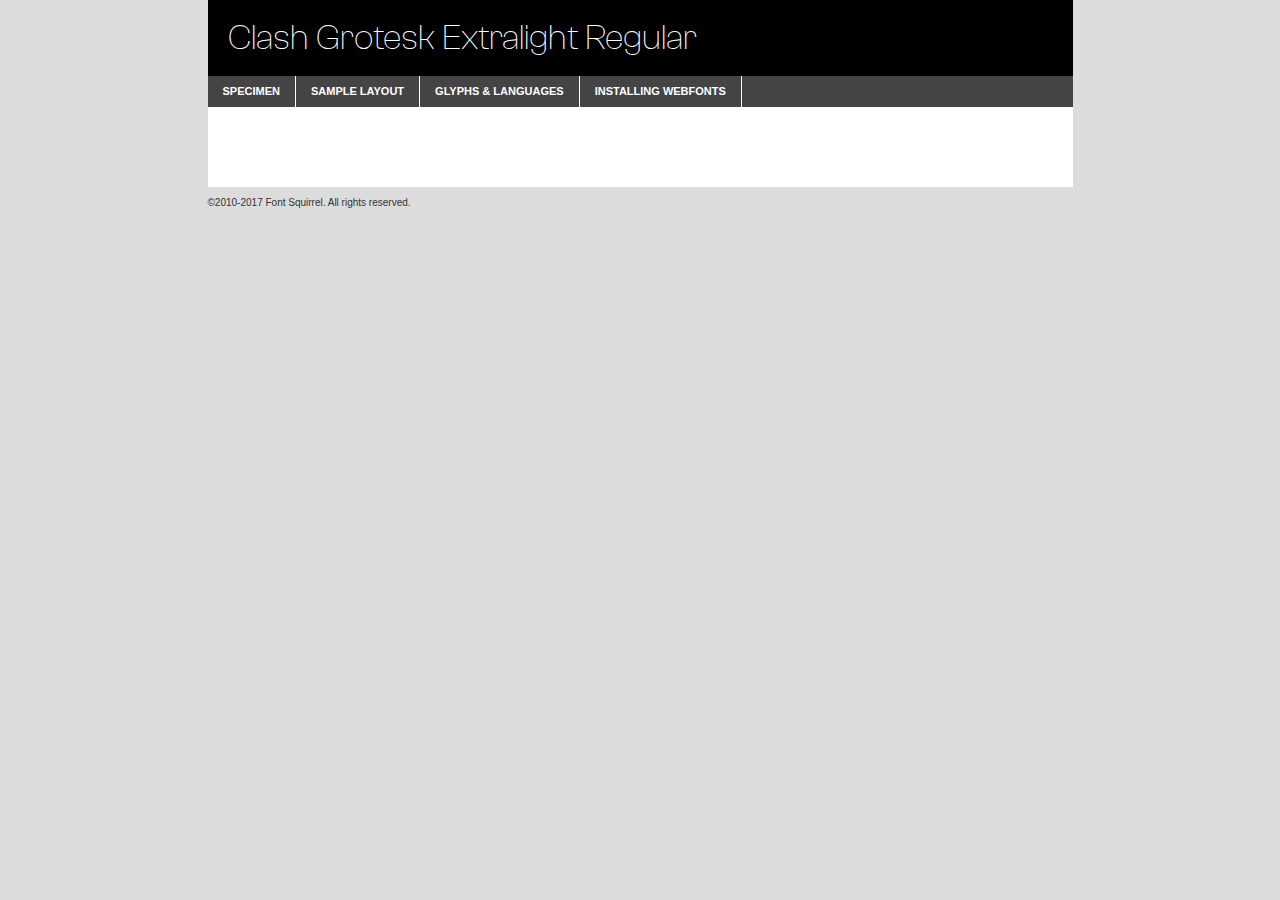
<file: fonts/clash-font/clashgrotesk-extralight-demo.html>
<!DOCTYPE html PUBLIC "-//W3C//DTD XHTML 1.0 Transitional//EN"
	"http://www.w3.org/TR/xhtml1/DTD/xhtml1-transitional.dtd">

<html xmlns="http://www.w3.org/1999/xhtml" xml:lang="en" lang="en">
<head>
	<meta http-equiv="Content-Type" content="text/html; charset=utf-8" />
	<script src="http://ajax.googleapis.com/ajax/libs/jquery/1.7.2/jquery.min.js" type="text/javascript" charset="utf-8"></script>
	<script type="text/javascript">
	(function($){$.fn.easyTabs=function(option){var param=jQuery.extend({fadeSpeed:"fast",defaultContent:1,activeClass:'active'},option);$(this).each(function(){var thisId="#"+this.id;if(param.defaultContent==''){param.defaultContent=1;}
	if(typeof param.defaultContent=="number")
	{var defaultTab=$(thisId+" .tabs li:eq("+(param.defaultContent-1)+") a").attr('href').substr(1);}else{var defaultTab=param.defaultContent;}
	$(thisId+" .tabs li a").each(function(){var tabToHide=$(this).attr('href').substr(1);$("#"+tabToHide).addClass('easytabs-tab-content');});hideAll();changeContent(defaultTab);function hideAll(){$(thisId+" .easytabs-tab-content").hide();}
	function changeContent(tabId){hideAll();$(thisId+" .tabs li").removeClass(param.activeClass);$(thisId+" .tabs li a[href=#"+tabId+"]").closest('li').addClass(param.activeClass);if(param.fadeSpeed!="none")
	{$(thisId+" #"+tabId).fadeIn(param.fadeSpeed);}else{$(thisId+" #"+tabId).show();}}
	$(thisId+" .tabs li").click(function(){var tabId=$(this).find('a').attr('href').substr(1);changeContent(tabId);return false;});});}})(jQuery);
	</script>
	<link rel="stylesheet" href="specimen_files/specimen_stylesheet.css" type="text/css" charset="utf-8" />
	<link rel="stylesheet" href="stylesheet.css" type="text/css" charset="utf-8" />

	<style type="text/css">
					body{
				font-family: 'clash_groteskextralight';
							}
		</style>

	<title>Clash Grotesk Extralight Regular Specimen</title>
	
	
	<script type="text/javascript" charset="utf-8">
		$(document).ready(function() {
			$('#container').easyTabs({defaultContent:1});
		});
	</script>
</head>

<body>
<div id="container">
	<div id="header">
		Clash Grotesk Extralight Regular	</div>
	<ul class="tabs">
		<li><a href="#specimen">Specimen</a></li>
		<li><a href="#layout">Sample Layout</a></li>
				<li><a href="#glyphs">Glyphs &amp; Languages</a></li>
		<li><a href="#installing">Installing Webfonts</a></li>
		
	</ul>
	
	<div id="main_content">

		
			<div id="specimen">
		
				<div class="section">
					<div class="grid12 firstcol">
						<div class="huge">AaBb</div>
					</div>
				</div>
		
				<div class="section">
					<div class="glyph_range">A&#x200B;B&#x200b;C&#x200b;D&#x200b;E&#x200b;F&#x200b;G&#x200b;H&#x200b;I&#x200b;J&#x200b;K&#x200b;L&#x200b;M&#x200b;N&#x200b;O&#x200b;P&#x200b;Q&#x200b;R&#x200b;S&#x200b;T&#x200b;U&#x200b;V&#x200b;W&#x200b;X&#x200b;Y&#x200b;Z&#x200b;a&#x200b;b&#x200b;c&#x200b;d&#x200b;e&#x200b;f&#x200b;g&#x200b;h&#x200b;i&#x200b;j&#x200b;k&#x200b;l&#x200b;m&#x200b;n&#x200b;o&#x200b;p&#x200b;q&#x200b;r&#x200b;s&#x200b;t&#x200b;u&#x200b;v&#x200b;w&#x200b;x&#x200b;y&#x200b;z&#x200b;1&#x200b;2&#x200b;3&#x200b;4&#x200b;5&#x200b;6&#x200b;7&#x200b;8&#x200b;9&#x200b;0&#x200b;&amp;&#x200b;.&#x200b;,&#x200b;?&#x200b;!&#x200b;&#64;&#x200b;(&#x200b;)&#x200b;#&#x200b;$&#x200b;%&#x200b;*&#x200b;+&#x200b;-&#x200b;=&#x200b;:&#x200b;;</div>
				</div>
				<div class="section">
					<div class="grid12 firstcol">
						<table class="sample_table">
							<tr><td>10</td><td class="size10">abcdefghijklmnopqrstuvwxyzABCDEFGHIJKLMNOPQRSTUVWXYZ0123456789abcdefghijklmnopqrstuvwxyzABCDEFGHIJKLMNOPQRSTUVWXYZ0123456789abcdefghijklmnopqrstuvwxyzABCDEFGHIJKLMNOPQRSTUVWXYZ</td></tr>
							<tr><td>11</td><td class="size11">abcdefghijklmnopqrstuvwxyzABCDEFGHIJKLMNOPQRSTUVWXYZ0123456789abcdefghijklmnopqrstuvwxyzABCDEFGHIJKLMNOPQRSTUVWXYZ0123456789abcdefghijklmnopqrstuvwxyzABCDEFGHIJKLMNOPQRSTUVWXYZ</td></tr>
							<tr><td>12</td><td class="size12">abcdefghijklmnopqrstuvwxyzABCDEFGHIJKLMNOPQRSTUVWXYZ0123456789abcdefghijklmnopqrstuvwxyzABCDEFGHIJKLMNOPQRSTUVWXYZ0123456789abcdefghijklmnopqrstuvwxyzABCDEFGHIJKLMNOPQRSTUVWXYZ</td></tr>
							<tr><td>13</td><td class="size13">abcdefghijklmnopqrstuvwxyzABCDEFGHIJKLMNOPQRSTUVWXYZ0123456789abcdefghijklmnopqrstuvwxyzABCDEFGHIJKLMNOPQRSTUVWXYZ0123456789abcdefghijklmnopqrstuvwxyzABCDEFGHIJKLMNOPQRSTUVWXYZ</td></tr>
							<tr><td>14</td><td class="size14">abcdefghijklmnopqrstuvwxyzABCDEFGHIJKLMNOPQRSTUVWXYZ0123456789abcdefghijklmnopqrstuvwxyzABCDEFGHIJKLMNOPQRSTUVWXYZ0123456789abcdefghijklmnopqrstuvwxyzABCDEFGHIJKLMNOPQRSTUVWXYZ</td></tr>
							<tr><td>16</td><td class="size16">abcdefghijklmnopqrstuvwxyzABCDEFGHIJKLMNOPQRSTUVWXYZ0123456789abcdefghijklmnopqrstuvwxyzABCDEFGHIJKLMNOPQRSTUVWXYZ</td></tr>
							<tr><td>18</td><td class="size18">abcdefghijklmnopqrstuvwxyzABCDEFGHIJKLMNOPQRSTUVWXYZ0123456789abcdefghijklmnopqrstuvwxyzABCDEFGHIJKLMNOPQRSTUVWXYZ</td></tr>
							<tr><td>20</td><td class="size20">abcdefghijklmnopqrstuvwxyzABCDEFGHIJKLMNOPQRSTUVWXYZ0123456789abcdefghijklmnopqrstuvwxyzABCDEFGHIJKLMNOPQRSTUVWXYZ</td></tr>
							<tr><td>24</td><td class="size24">abcdefghijklmnopqrstuvwxyzABCDEFGHIJKLMNOPQRSTUVWXYZ0123456789abcdefghijklmnopqrstuvwxyzABCDEFGHIJKLMNOPQRSTUVWXYZ</td></tr>
							<tr><td>30</td><td class="size30">abcdefghijklmnopqrstuvwxyzABCDEFGHIJKLMNOPQRSTUVWXYZ0123456789abcdefghijklmnopqrstuvwxyzABCDEFGHIJKLMNOPQRSTUVWXYZ</td></tr>
							<tr><td>36</td><td class="size36">abcdefghijklmnopqrstuvwxyzABCDEFGHIJKLMNOPQRSTUVWXYZ0123456789abcdefghijklmnopqrstuvwxyzABCDEFGHIJKLMNOPQRSTUVWXYZ</td></tr>
							<tr><td>48</td><td class="size48">abcdefghijklmnopqrstuvwxyzABCDEFGHIJKLMNOPQRSTUVWXYZ0123456789abcdefghijklmnopqrstuvwxyzABCDEFGHIJKLMNOPQRSTUVWXYZ</td></tr>
							<tr><td>60</td><td class="size60">abcdefghijklmnopqrstuvwxyzABCDEFGHIJKLMNOPQRSTUVWXYZ0123456789abcdefghijklmnopqrstuvwxyzABCDEFGHIJKLMNOPQRSTUVWXYZ</td></tr>
							<tr><td>72</td><td class="size72">abcdefghijklmnopqrstuvwxyzABCDEFGHIJKLMNOPQRSTUVWXYZ0123456789abcdefghijklmnopqrstuvwxyzABCDEFGHIJKLMNOPQRSTUVWXYZ</td></tr>
							<tr><td>90</td><td class="size90">abcdefghijklmnopqrstuvwxyzABCDEFGHIJKLMNOPQRSTUVWXYZ0123456789abcdefghijklmnopqrstuvwxyzABCDEFGHIJKLMNOPQRSTUVWXYZ</td></tr>
						</table>
				
					</div>
			
				</div>
		
		
		
								<div class="section" id="bodycomparison">


										<div id="xheight">
				<div class="fontbody">&#x25FC;&#x25FC;&#x25FC;&#x25FC;&#x25FC;&#x25FC;&#x25FC;&#x25FC;&#x25FC;&#x25FC;&#x25FC;&#x25FC;&#x25FC;&#x25FC;&#x25FC;&#x25FC;&#x25FC;&#x25FC;&#x25FC;&#x25FC;&#x25FC;&#x25FC;&#x25FC;&#x25FC;&#x25FC;&#x25FC;&#x25FC;&#x25FC;&#x25FC;&#x25FC;&#x25FC;&#x25FC;&#x25FC;&#x25FC;&#x25FC;&#x25FC;&#x25FC;&#x25FC;&#x25FC;&#x25FC;&#x25FC;&#x25FC;&#x25FC;&#x25FC;&#x25FC;&#x25FC;&#x25FC;&#x25FC;&#x25FC;&#x25FC;&#x25FC;&#x25FC;&#x25FC;&#x25FC;&#x25FC;&#x25FC;&#x25FC;&#x25FC;&#x25FC;&#x25FC;&#x25FC;&#x25FC;&#x25FC;&#x25FC;&#x25FC;&#x25FC;&#x25FC;&#x25FC;&#x25FC;&#x25FC;&#x25FC;&#x25FC;&#x25FC;&#x25FC;&#x25FC;&#x25FC;&#x25FC;&#x25FC;&#x25FC;&#x25FC;&#x25FC;&#x25FC;&#x25FC;&#x25FC;&#x25FC;&#x25FC;&#x25FC;&#x25FC;&#x25FC;&#x25FC;&#x25FC;&#x25FC;&#x25FC;&#x25FC;&#x25FC;&#x25FC;&#x25FC;&#x25FC;&#x25FC;body</div><div class="arialbody">body</div><div class="verdanabody">body</div><div class="georgiabody">body</div></div>
										<div class="fontbody" style="z-index:1">
											body<span>Clash Grotesk Extralight Regular</span>
										</div>
										<div class="arialbody" style="z-index:1">
											body<span>Arial</span>
										</div>
										<div class="verdanabody" style="z-index:1">
											body<span>Verdana</span>
										</div>
										<div class="georgiabody" style="z-index:1">
											body<span>Georgia</span>
										</div>



								</div>
		
		
				<div class="section psample psample_row1" id="">
					
					<div class="grid2 firstcol">
						<p class="size10"><span>10.</span>Aenean lacinia bibendum nulla sed consectetur. Fusce dapibus, tellus ac cursus commodo, tortor mauris condimentum nibh, ut fermentum massa justo sit amet risus. Nullam id dolor id nibh ultricies vehicula ut id elit. Cum sociis natoque penatibus et magnis dis parturient montes, nascetur ridiculus mus. Nulla vitae elit libero, a pharetra augue.</p>
			
					</div>
					<div class="grid3">
						<p class="size11"><span>11.</span>Aenean lacinia bibendum nulla sed consectetur. Fusce dapibus, tellus ac cursus commodo, tortor mauris condimentum nibh, ut fermentum massa justo sit amet risus. Nullam id dolor id nibh ultricies vehicula ut id elit. Cum sociis natoque penatibus et magnis dis parturient montes, nascetur ridiculus mus. Nulla vitae elit libero, a pharetra augue.</p>
			
					</div>
					<div class="grid3">
						<p class="size12"><span>12.</span>Aenean lacinia bibendum nulla sed consectetur. Fusce dapibus, tellus ac cursus commodo, tortor mauris condimentum nibh, ut fermentum massa justo sit amet risus. Nullam id dolor id nibh ultricies vehicula ut id elit. Cum sociis natoque penatibus et magnis dis parturient montes, nascetur ridiculus mus. Nulla vitae elit libero, a pharetra augue.</p>
			
					</div>
					<div class="grid4">
						<p class="size13"><span>13.</span>Aenean lacinia bibendum nulla sed consectetur. Fusce dapibus, tellus ac cursus commodo, tortor mauris condimentum nibh, ut fermentum massa justo sit amet risus. Nullam id dolor id nibh ultricies vehicula ut id elit. Cum sociis natoque penatibus et magnis dis parturient montes, nascetur ridiculus mus. Nulla vitae elit libero, a pharetra augue.</p>
			
					</div>
					<div class="white_blend"></div>
					
				</div>
				<div class="section psample psample_row2" id="">
					<div class="grid3 firstcol">
						<p class="size14"><span>14.</span>Aenean lacinia bibendum nulla sed consectetur. Fusce dapibus, tellus ac cursus commodo, tortor mauris condimentum nibh, ut fermentum massa justo sit amet risus. Nullam id dolor id nibh ultricies vehicula ut id elit. Cum sociis natoque penatibus et magnis dis parturient montes, nascetur ridiculus mus. Nulla vitae elit libero, a pharetra augue.</p>
			
					</div>
					<div class="grid4">
						<p class="size16"><span>16.</span>Aenean lacinia bibendum nulla sed consectetur. Fusce dapibus, tellus ac cursus commodo, tortor mauris condimentum nibh, ut fermentum massa justo sit amet risus. Nullam id dolor id nibh ultricies vehicula ut id elit. Cum sociis natoque penatibus et magnis dis parturient montes, nascetur ridiculus mus. Nulla vitae elit libero, a pharetra augue.</p>
			
					</div>
					<div class="grid5">
						<p class="size18"><span>18.</span>Aenean lacinia bibendum nulla sed consectetur. Fusce dapibus, tellus ac cursus commodo, tortor mauris condimentum nibh, ut fermentum massa justo sit amet risus. Nullam id dolor id nibh ultricies vehicula ut id elit. Cum sociis natoque penatibus et magnis dis parturient montes, nascetur ridiculus mus. Nulla vitae elit libero, a pharetra augue.</p>
			
					</div>

					<div class="white_blend"></div>

				</div>
				
				<div class="section psample psample_row3" id="">
					<div class="grid5 firstcol">
						<p class="size20"><span>20.</span>Aenean lacinia bibendum nulla sed consectetur. Fusce dapibus, tellus ac cursus commodo, tortor mauris condimentum nibh, ut fermentum massa justo sit amet risus. Nullam id dolor id nibh ultricies vehicula ut id elit. Cum sociis natoque penatibus et magnis dis parturient montes, nascetur ridiculus mus. Nulla vitae elit libero, a pharetra augue.</p>
					</div>
					<div class="grid7">
						<p class="size24"><span>24.</span>Aenean lacinia bibendum nulla sed consectetur. Fusce dapibus, tellus ac cursus commodo, tortor mauris condimentum nibh, ut fermentum massa justo sit amet risus. Nullam id dolor id nibh ultricies vehicula ut id elit. Cum sociis natoque penatibus et magnis dis parturient montes, nascetur ridiculus mus. Nulla vitae elit libero, a pharetra augue.</p>
					</div>
					
					<div class="white_blend"></div>
					
				</div>
				
				<div class="section psample psample_row4" id="">
					<div class="grid12 firstcol">
						<p class="size30"><span>30.</span>Aenean lacinia bibendum nulla sed consectetur. Fusce dapibus, tellus ac cursus commodo, tortor mauris condimentum nibh, ut fermentum massa justo sit amet risus. Nullam id dolor id nibh ultricies vehicula ut id elit. Cum sociis natoque penatibus et magnis dis parturient montes, nascetur ridiculus mus. Nulla vitae elit libero, a pharetra augue.</p>
					</div>
					<div class="white_blend"></div>
					
				</div>
				
				
				
				<div class="section psample psample_row1 fullreverse">
					<div class="grid2 firstcol">
						<p class="size10"><span>10.</span>Aenean lacinia bibendum nulla sed consectetur. Fusce dapibus, tellus ac cursus commodo, tortor mauris condimentum nibh, ut fermentum massa justo sit amet risus. Nullam id dolor id nibh ultricies vehicula ut id elit. Cum sociis natoque penatibus et magnis dis parturient montes, nascetur ridiculus mus. Nulla vitae elit libero, a pharetra augue.</p>
			
					</div>
					<div class="grid3">
						<p class="size11"><span>11.</span>Aenean lacinia bibendum nulla sed consectetur. Fusce dapibus, tellus ac cursus commodo, tortor mauris condimentum nibh, ut fermentum massa justo sit amet risus. Nullam id dolor id nibh ultricies vehicula ut id elit. Cum sociis natoque penatibus et magnis dis parturient montes, nascetur ridiculus mus. Nulla vitae elit libero, a pharetra augue.</p>
			
					</div>
					<div class="grid3">
						<p class="size12"><span>12.</span>Aenean lacinia bibendum nulla sed consectetur. Fusce dapibus, tellus ac cursus commodo, tortor mauris condimentum nibh, ut fermentum massa justo sit amet risus. Nullam id dolor id nibh ultricies vehicula ut id elit. Cum sociis natoque penatibus et magnis dis parturient montes, nascetur ridiculus mus. Nulla vitae elit libero, a pharetra augue.</p>
			
					</div>
					<div class="grid4">
						<p class="size13"><span>13.</span>Aenean lacinia bibendum nulla sed consectetur. Fusce dapibus, tellus ac cursus commodo, tortor mauris condimentum nibh, ut fermentum massa justo sit amet risus. Nullam id dolor id nibh ultricies vehicula ut id elit. Cum sociis natoque penatibus et magnis dis parturient montes, nascetur ridiculus mus. Nulla vitae elit libero, a pharetra augue.</p>
			
					</div>
					<div class="black_blend"></div>
					
				</div>
				
				<div class="section psample psample_row2 fullreverse">
					<div class="grid3 firstcol">
						<p class="size14"><span>14.</span>Aenean lacinia bibendum nulla sed consectetur. Fusce dapibus, tellus ac cursus commodo, tortor mauris condimentum nibh, ut fermentum massa justo sit amet risus. Nullam id dolor id nibh ultricies vehicula ut id elit. Cum sociis natoque penatibus et magnis dis parturient montes, nascetur ridiculus mus. Nulla vitae elit libero, a pharetra augue.</p>
			
					</div>
					<div class="grid4">
						<p class="size16"><span>16.</span>Aenean lacinia bibendum nulla sed consectetur. Fusce dapibus, tellus ac cursus commodo, tortor mauris condimentum nibh, ut fermentum massa justo sit amet risus. Nullam id dolor id nibh ultricies vehicula ut id elit. Cum sociis natoque penatibus et magnis dis parturient montes, nascetur ridiculus mus. Nulla vitae elit libero, a pharetra augue.</p>
			
					</div>
					<div class="grid5">
						<p class="size18"><span>18.</span>Aenean lacinia bibendum nulla sed consectetur. Fusce dapibus, tellus ac cursus commodo, tortor mauris condimentum nibh, ut fermentum massa justo sit amet risus. Nullam id dolor id nibh ultricies vehicula ut id elit. Cum sociis natoque penatibus et magnis dis parturient montes, nascetur ridiculus mus. Nulla vitae elit libero, a pharetra augue.</p>
			
					</div>
					<div class="black_blend"></div>

				</div>
				
				<div class="section psample fullreverse psample_row3" id="">
					<div class="grid5 firstcol">
						<p class="size20"><span>20.</span>Aenean lacinia bibendum nulla sed consectetur. Fusce dapibus, tellus ac cursus commodo, tortor mauris condimentum nibh, ut fermentum massa justo sit amet risus. Nullam id dolor id nibh ultricies vehicula ut id elit. Cum sociis natoque penatibus et magnis dis parturient montes, nascetur ridiculus mus. Nulla vitae elit libero, a pharetra augue.</p>
					</div>
					<div class="grid7">
						<p class="size24"><span>24.</span>Aenean lacinia bibendum nulla sed consectetur. Fusce dapibus, tellus ac cursus commodo, tortor mauris condimentum nibh, ut fermentum massa justo sit amet risus. Nullam id dolor id nibh ultricies vehicula ut id elit. Cum sociis natoque penatibus et magnis dis parturient montes, nascetur ridiculus mus. Nulla vitae elit libero, a pharetra augue.</p>
					</div>
					
					<div class="black_blend"></div>
					
				</div>
				
				<div class="section psample fullreverse psample_row4" id="" style="border-bottom: 20px #000 solid;">
					<div class="grid12 firstcol">
						<p class="size30"><span>30.</span>Aenean lacinia bibendum nulla sed consectetur. Fusce dapibus, tellus ac cursus commodo, tortor mauris condimentum nibh, ut fermentum massa justo sit amet risus. Nullam id dolor id nibh ultricies vehicula ut id elit. Cum sociis natoque penatibus et magnis dis parturient montes, nascetur ridiculus mus. Nulla vitae elit libero, a pharetra augue.</p>
					</div>
					<div class="black_blend"></div>
					
				</div>
				
				
				
				
			</div>
			
			<div id="layout">
				
				<div class="section">
					
					<div class="grid12 firstcol">
						<h1>Lorem Ipsum Dolor</h1>
						<h2>Etiam porta sem malesuada magna mollis euismod</h2>
						
						<p class="byline">By <a href="#link">Aenean Lacinia</a></p>
					</div>
				</div>
				<div class="section">
					<div class="grid8 firstcol">
						<p class="large">Donec sed odio dui. Morbi leo risus, porta ac consectetur ac, vestibulum at eros. Fusce dapibus, tellus ac cursus commodo, tortor mauris condimentum nibh, ut fermentum massa justo sit amet risus. </p>

						
						<h3>Pellentesque ornare sem</h3>

						<p>Maecenas sed diam eget risus varius blandit sit amet non magna. Maecenas faucibus mollis interdum. Donec ullamcorper nulla non metus auctor fringilla. Nullam id dolor id nibh ultricies vehicula ut id elit. Nullam id dolor id nibh ultricies vehicula ut id elit. </p>

						<p>Aenean eu leo quam. Pellentesque ornare sem lacinia quam venenatis vestibulum. Lorem ipsum dolor sit amet, consectetur adipiscing elit. Cum sociis natoque penatibus et magnis dis parturient montes, nascetur ridiculus mus. </p>

						<p>Nulla vitae elit libero, a pharetra augue. Praesent commodo cursus magna, vel scelerisque nisl consectetur et. Aenean lacinia bibendum nulla sed consectetur. </p>

						<p>Nullam quis risus eget urna mollis ornare vel eu leo. Nullam quis risus eget urna mollis ornare vel eu leo. Maecenas sed diam eget risus varius blandit sit amet non magna. Donec ullamcorper nulla non metus auctor fringilla. </p>

						<h3>Cras mattis consectetur</h3>

						<p>Aenean eu leo quam. Pellentesque ornare sem lacinia quam venenatis vestibulum. Aenean lacinia bibendum nulla sed consectetur. Integer posuere erat a ante venenatis dapibus posuere velit aliquet. Cras mattis consectetur purus sit amet fermentum. </p>

						<p>Nullam id dolor id nibh ultricies vehicula ut id elit. Nullam quis risus eget urna mollis ornare vel eu leo. Cras mattis consectetur purus sit amet fermentum.</p>
					</div>
					
					<div class="grid4 sidebar">
						
						<div class="box reverse">
							<p class="last">Nullam quis risus eget urna mollis ornare vel eu leo. Donec ullamcorper nulla non metus auctor fringilla. Cras mattis consectetur purus sit amet fermentum. Sed posuere consectetur est at lobortis. Lorem ipsum dolor sit amet, consectetur adipiscing elit. </p>
						</div>
						
						<p class="caption">Maecenas sed diam eget risus varius.</p>

						<p>Vestibulum id ligula porta felis euismod semper. Integer posuere erat a ante venenatis dapibus posuere velit aliquet. Vestibulum id ligula porta felis euismod semper. Sed posuere consectetur est at lobortis. Maecenas sed diam eget risus varius blandit sit amet non magna. Fusce dapibus, tellus ac cursus commodo, tortor mauris condimentum nibh, ut fermentum massa justo sit amet risus. </p>

					

						<p>Duis mollis, est non commodo luctus, nisi erat porttitor ligula, eget lacinia odio sem nec elit. Aenean lacinia bibendum nulla sed consectetur. Vivamus sagittis lacus vel augue laoreet rutrum faucibus dolor auctor. Aenean lacinia bibendum nulla sed consectetur. Nullam quis risus eget urna mollis ornare vel eu leo. </p>

						<p>Praesent commodo cursus magna, vel scelerisque nisl consectetur et. Donec ullamcorper nulla non metus auctor fringilla. Maecenas faucibus mollis interdum. Fusce dapibus, tellus ac cursus commodo, tortor mauris condimentum nibh, ut fermentum massa justo sit amet risus. </p>

					</div>
				</div>
				
			</div>


			



		<div id="glyphs">
			<div class="section">
				<div class="grid12 firstcol">
			
				<h1>Language Support</h1>
				<p>The subset of Clash Grotesk Extralight Regular in this kit supports the following languages:<br />
			
					Albanian, Basque, Breton, Chamorro, Danish, Dutch, English, Faroese, Finnish, French, Frisian, Galician, German, Icelandic, Italian, Malagasy, Norwegian, Portuguese, Spanish, Alsatian, Aragonese, Arapaho, Arrernte, Asturian, Aymara, Bislama, Cebuano, Corsican, Fijian, French_creole, Genoese, Gilbertese, Greenlandic, Haitian_creole, Hiligaynon, Hmong, Hopi, Ibanag, Iloko_ilokano, Indonesian, Interglossa_glosa, Interlingua, Irish_gaelic, Jerriais, Lojban, Lombard, Luxembourgeois, Manx, Mohawk, Norfolk_pitcairnese, Occitan, Oromo, Pangasinan, Papiamento, Piedmontese, Potawatomi, Rhaeto-romance, Romansh, Rotokas, Sami_lule, Samoan, Sardinian, Scots_gaelic, Seychelles_creole, Shona, Sicilian, Somali, Southern_ndebele, Swahili, Swati_swazi, Tagalog_filipino_pilipino, Tetum, Tok_pisin, Uyghur_latinized, Volapuk, Walloon, Warlpiri, Xhosa, Yapese, Zulu, Latinbasic, Ubasic, Demo				</p>
				<h1>Glyph Chart</h1>
				<p>The subset of Clash Grotesk Extralight Regular in this kit includes all the glyphs listed below. Unicode entities are included above each glyph to help you insert individual characters into your layout.</p>
				<div id="glyph_chart">
			
																				 <div><p>&amp;#13;</p>&#13;</div>
																				 <div><p>&amp;#32;</p>&#32;</div>
																				 <div><p>&amp;#33;</p>&#33;</div>
																				 <div><p>&amp;#34;</p>&#34;</div>
																				 <div><p>&amp;#35;</p>&#35;</div>
																				 <div><p>&amp;#36;</p>&#36;</div>
																				 <div><p>&amp;#37;</p>&#37;</div>
																				 <div><p>&amp;#38;</p>&#38;</div>
																				 <div><p>&amp;#39;</p>&#39;</div>
																				 <div><p>&amp;#40;</p>&#40;</div>
																				 <div><p>&amp;#41;</p>&#41;</div>
																				 <div><p>&amp;#42;</p>&#42;</div>
																				 <div><p>&amp;#43;</p>&#43;</div>
																				 <div><p>&amp;#44;</p>&#44;</div>
																				 <div><p>&amp;#45;</p>&#45;</div>
																				 <div><p>&amp;#46;</p>&#46;</div>
																				 <div><p>&amp;#47;</p>&#47;</div>
																				 <div><p>&amp;#48;</p>&#48;</div>
																				 <div><p>&amp;#49;</p>&#49;</div>
																				 <div><p>&amp;#50;</p>&#50;</div>
																				 <div><p>&amp;#51;</p>&#51;</div>
																				 <div><p>&amp;#52;</p>&#52;</div>
																				 <div><p>&amp;#53;</p>&#53;</div>
																				 <div><p>&amp;#54;</p>&#54;</div>
																				 <div><p>&amp;#55;</p>&#55;</div>
																				 <div><p>&amp;#56;</p>&#56;</div>
																				 <div><p>&amp;#57;</p>&#57;</div>
																				 <div><p>&amp;#58;</p>&#58;</div>
																				 <div><p>&amp;#59;</p>&#59;</div>
																				 <div><p>&amp;#60;</p>&#60;</div>
																				 <div><p>&amp;#61;</p>&#61;</div>
																				 <div><p>&amp;#62;</p>&#62;</div>
																				 <div><p>&amp;#63;</p>&#63;</div>
																				 <div><p>&amp;#64;</p>&#64;</div>
																				 <div><p>&amp;#65;</p>&#65;</div>
																				 <div><p>&amp;#66;</p>&#66;</div>
																				 <div><p>&amp;#67;</p>&#67;</div>
																				 <div><p>&amp;#68;</p>&#68;</div>
																				 <div><p>&amp;#69;</p>&#69;</div>
																				 <div><p>&amp;#70;</p>&#70;</div>
																				 <div><p>&amp;#71;</p>&#71;</div>
																				 <div><p>&amp;#72;</p>&#72;</div>
																				 <div><p>&amp;#73;</p>&#73;</div>
																				 <div><p>&amp;#74;</p>&#74;</div>
																				 <div><p>&amp;#75;</p>&#75;</div>
																				 <div><p>&amp;#76;</p>&#76;</div>
																				 <div><p>&amp;#77;</p>&#77;</div>
																				 <div><p>&amp;#78;</p>&#78;</div>
																				 <div><p>&amp;#79;</p>&#79;</div>
																				 <div><p>&amp;#80;</p>&#80;</div>
																				 <div><p>&amp;#81;</p>&#81;</div>
																				 <div><p>&amp;#82;</p>&#82;</div>
																				 <div><p>&amp;#83;</p>&#83;</div>
																				 <div><p>&amp;#84;</p>&#84;</div>
																				 <div><p>&amp;#85;</p>&#85;</div>
																				 <div><p>&amp;#86;</p>&#86;</div>
																				 <div><p>&amp;#87;</p>&#87;</div>
																				 <div><p>&amp;#88;</p>&#88;</div>
																				 <div><p>&amp;#89;</p>&#89;</div>
																				 <div><p>&amp;#90;</p>&#90;</div>
																				 <div><p>&amp;#91;</p>&#91;</div>
																				 <div><p>&amp;#92;</p>&#92;</div>
																				 <div><p>&amp;#93;</p>&#93;</div>
																				 <div><p>&amp;#94;</p>&#94;</div>
																				 <div><p>&amp;#95;</p>&#95;</div>
																				 <div><p>&amp;#96;</p>&#96;</div>
																				 <div><p>&amp;#97;</p>&#97;</div>
																				 <div><p>&amp;#98;</p>&#98;</div>
																				 <div><p>&amp;#99;</p>&#99;</div>
																				 <div><p>&amp;#100;</p>&#100;</div>
																				 <div><p>&amp;#101;</p>&#101;</div>
																				 <div><p>&amp;#102;</p>&#102;</div>
																				 <div><p>&amp;#103;</p>&#103;</div>
																				 <div><p>&amp;#104;</p>&#104;</div>
																				 <div><p>&amp;#105;</p>&#105;</div>
																				 <div><p>&amp;#106;</p>&#106;</div>
																				 <div><p>&amp;#107;</p>&#107;</div>
																				 <div><p>&amp;#108;</p>&#108;</div>
																				 <div><p>&amp;#109;</p>&#109;</div>
																				 <div><p>&amp;#110;</p>&#110;</div>
																				 <div><p>&amp;#111;</p>&#111;</div>
																				 <div><p>&amp;#112;</p>&#112;</div>
																				 <div><p>&amp;#113;</p>&#113;</div>
																				 <div><p>&amp;#114;</p>&#114;</div>
																				 <div><p>&amp;#115;</p>&#115;</div>
																				 <div><p>&amp;#116;</p>&#116;</div>
																				 <div><p>&amp;#117;</p>&#117;</div>
																				 <div><p>&amp;#118;</p>&#118;</div>
																				 <div><p>&amp;#119;</p>&#119;</div>
																				 <div><p>&amp;#120;</p>&#120;</div>
																				 <div><p>&amp;#121;</p>&#121;</div>
																				 <div><p>&amp;#122;</p>&#122;</div>
																				 <div><p>&amp;#123;</p>&#123;</div>
																				 <div><p>&amp;#124;</p>&#124;</div>
																				 <div><p>&amp;#125;</p>&#125;</div>
																				 <div><p>&amp;#126;</p>&#126;</div>
																				 <div><p>&amp;#160;</p>&#160;</div>
																				 <div><p>&amp;#161;</p>&#161;</div>
																				 <div><p>&amp;#162;</p>&#162;</div>
																				 <div><p>&amp;#163;</p>&#163;</div>
																				 <div><p>&amp;#164;</p>&#164;</div>
																				 <div><p>&amp;#165;</p>&#165;</div>
																				 <div><p>&amp;#166;</p>&#166;</div>
																				 <div><p>&amp;#167;</p>&#167;</div>
																				 <div><p>&amp;#168;</p>&#168;</div>
																				 <div><p>&amp;#169;</p>&#169;</div>
																				 <div><p>&amp;#170;</p>&#170;</div>
																				 <div><p>&amp;#171;</p>&#171;</div>
																				 <div><p>&amp;#172;</p>&#172;</div>
																				 <div><p>&amp;#173;</p>&#173;</div>
																				 <div><p>&amp;#174;</p>&#174;</div>
																				 <div><p>&amp;#175;</p>&#175;</div>
																				 <div><p>&amp;#176;</p>&#176;</div>
																				 <div><p>&amp;#177;</p>&#177;</div>
																				 <div><p>&amp;#178;</p>&#178;</div>
																				 <div><p>&amp;#179;</p>&#179;</div>
																				 <div><p>&amp;#180;</p>&#180;</div>
																				 <div><p>&amp;#182;</p>&#182;</div>
																				 <div><p>&amp;#183;</p>&#183;</div>
																				 <div><p>&amp;#184;</p>&#184;</div>
																				 <div><p>&amp;#185;</p>&#185;</div>
																				 <div><p>&amp;#186;</p>&#186;</div>
																				 <div><p>&amp;#187;</p>&#187;</div>
																				 <div><p>&amp;#188;</p>&#188;</div>
																				 <div><p>&amp;#189;</p>&#189;</div>
																				 <div><p>&amp;#190;</p>&#190;</div>
																				 <div><p>&amp;#191;</p>&#191;</div>
																				 <div><p>&amp;#192;</p>&#192;</div>
																				 <div><p>&amp;#193;</p>&#193;</div>
																				 <div><p>&amp;#194;</p>&#194;</div>
																				 <div><p>&amp;#195;</p>&#195;</div>
																				 <div><p>&amp;#196;</p>&#196;</div>
																				 <div><p>&amp;#197;</p>&#197;</div>
																				 <div><p>&amp;#198;</p>&#198;</div>
																				 <div><p>&amp;#199;</p>&#199;</div>
																				 <div><p>&amp;#200;</p>&#200;</div>
																				 <div><p>&amp;#201;</p>&#201;</div>
																				 <div><p>&amp;#202;</p>&#202;</div>
																				 <div><p>&amp;#203;</p>&#203;</div>
																				 <div><p>&amp;#204;</p>&#204;</div>
																				 <div><p>&amp;#205;</p>&#205;</div>
																				 <div><p>&amp;#206;</p>&#206;</div>
																				 <div><p>&amp;#207;</p>&#207;</div>
																				 <div><p>&amp;#208;</p>&#208;</div>
																				 <div><p>&amp;#209;</p>&#209;</div>
																				 <div><p>&amp;#210;</p>&#210;</div>
																				 <div><p>&amp;#211;</p>&#211;</div>
																				 <div><p>&amp;#212;</p>&#212;</div>
																				 <div><p>&amp;#213;</p>&#213;</div>
																				 <div><p>&amp;#214;</p>&#214;</div>
																				 <div><p>&amp;#215;</p>&#215;</div>
																				 <div><p>&amp;#216;</p>&#216;</div>
																				 <div><p>&amp;#217;</p>&#217;</div>
																				 <div><p>&amp;#218;</p>&#218;</div>
																				 <div><p>&amp;#219;</p>&#219;</div>
																				 <div><p>&amp;#220;</p>&#220;</div>
																				 <div><p>&amp;#221;</p>&#221;</div>
																				 <div><p>&amp;#222;</p>&#222;</div>
																				 <div><p>&amp;#223;</p>&#223;</div>
																				 <div><p>&amp;#224;</p>&#224;</div>
																				 <div><p>&amp;#225;</p>&#225;</div>
																				 <div><p>&amp;#226;</p>&#226;</div>
																				 <div><p>&amp;#227;</p>&#227;</div>
																				 <div><p>&amp;#228;</p>&#228;</div>
																				 <div><p>&amp;#229;</p>&#229;</div>
																				 <div><p>&amp;#230;</p>&#230;</div>
																				 <div><p>&amp;#231;</p>&#231;</div>
																				 <div><p>&amp;#232;</p>&#232;</div>
																				 <div><p>&amp;#233;</p>&#233;</div>
																				 <div><p>&amp;#234;</p>&#234;</div>
																				 <div><p>&amp;#235;</p>&#235;</div>
																				 <div><p>&amp;#236;</p>&#236;</div>
																				 <div><p>&amp;#237;</p>&#237;</div>
																				 <div><p>&amp;#238;</p>&#238;</div>
																				 <div><p>&amp;#239;</p>&#239;</div>
																				 <div><p>&amp;#240;</p>&#240;</div>
																				 <div><p>&amp;#241;</p>&#241;</div>
																				 <div><p>&amp;#242;</p>&#242;</div>
																				 <div><p>&amp;#243;</p>&#243;</div>
																				 <div><p>&amp;#244;</p>&#244;</div>
																				 <div><p>&amp;#245;</p>&#245;</div>
																				 <div><p>&amp;#246;</p>&#246;</div>
																				 <div><p>&amp;#247;</p>&#247;</div>
																				 <div><p>&amp;#248;</p>&#248;</div>
																				 <div><p>&amp;#249;</p>&#249;</div>
																				 <div><p>&amp;#250;</p>&#250;</div>
																				 <div><p>&amp;#251;</p>&#251;</div>
																				 <div><p>&amp;#252;</p>&#252;</div>
																				 <div><p>&amp;#253;</p>&#253;</div>
																				 <div><p>&amp;#254;</p>&#254;</div>
																				 <div><p>&amp;#255;</p>&#255;</div>
																				 <div><p>&amp;#338;</p>&#338;</div>
																				 <div><p>&amp;#339;</p>&#339;</div>
																				 <div><p>&amp;#376;</p>&#376;</div>
																				 <div><p>&amp;#710;</p>&#710;</div>
																				 <div><p>&amp;#732;</p>&#732;</div>
																				 <div><p>&amp;#8192;</p>&#8192;</div>
																				 <div><p>&amp;#8193;</p>&#8193;</div>
																				 <div><p>&amp;#8194;</p>&#8194;</div>
																				 <div><p>&amp;#8195;</p>&#8195;</div>
																				 <div><p>&amp;#8196;</p>&#8196;</div>
																				 <div><p>&amp;#8197;</p>&#8197;</div>
																				 <div><p>&amp;#8198;</p>&#8198;</div>
																				 <div><p>&amp;#8199;</p>&#8199;</div>
																				 <div><p>&amp;#8200;</p>&#8200;</div>
																				 <div><p>&amp;#8201;</p>&#8201;</div>
																				 <div><p>&amp;#8202;</p>&#8202;</div>
																				 <div><p>&amp;#8208;</p>&#8208;</div>
																				 <div><p>&amp;#8209;</p>&#8209;</div>
																				 <div><p>&amp;#8210;</p>&#8210;</div>
																				 <div><p>&amp;#8211;</p>&#8211;</div>
																				 <div><p>&amp;#8212;</p>&#8212;</div>
																				 <div><p>&amp;#8216;</p>&#8216;</div>
																				 <div><p>&amp;#8217;</p>&#8217;</div>
																				 <div><p>&amp;#8218;</p>&#8218;</div>
																				 <div><p>&amp;#8220;</p>&#8220;</div>
																				 <div><p>&amp;#8221;</p>&#8221;</div>
																				 <div><p>&amp;#8222;</p>&#8222;</div>
																				 <div><p>&amp;#8226;</p>&#8226;</div>
																				 <div><p>&amp;#8230;</p>&#8230;</div>
																				 <div><p>&amp;#8239;</p>&#8239;</div>
																				 <div><p>&amp;#8249;</p>&#8249;</div>
																				 <div><p>&amp;#8250;</p>&#8250;</div>
																				 <div><p>&amp;#8287;</p>&#8287;</div>
																				 <div><p>&amp;#8364;</p>&#8364;</div>
																				 <div><p>&amp;#8482;</p>&#8482;</div>
																				 <div><p>&amp;#9724;</p>&#9724;</div>
																				 <div><p>&amp;#64257;</p>&#64257;</div>
																				 <div><p>&amp;#64258;</p>&#64258;</div>
																				 <div><p>&amp;#64259;</p>&#64259;</div>
																				 <div><p>&amp;#64260;</p>&#64260;</div>
																																																</div>	
				</div>
		
		
			</div>
		</div>
		
		
		<div id="specs">
			
		</div>
	
		<div id="installing">
			<div class="section">
				<div class="grid7 firstcol">
					<h1>Installing Webfonts</h1>
					
					<p>Webfonts are supported by all major browser platforms but not all in the same way. There are currently four different font formats that must be included in order to target all browsers. This includes TTF, WOFF, EOT and SVG.</p>
					
					<h2>1. Upload your webfonts</h2>
					<p>You must upload your webfont kit to your website. They should be in or near the same directory as your CSS files.</p>
					
					<h2>2. Include the webfont stylesheet</h2>
					<p>A special CSS @font-face declaration helps the various browsers select the appropriate font it needs without causing you a bunch of headaches. Learn more about this syntax by reading the <a href="https://www.fontspring.com/blog/further-hardening-of-the-bulletproof-syntax">Fontspring blog post</a> about it. The code for it is as follows:</p>


<code>
@font-face{ 
	font-family: 'MyWebFont';
	src: url('WebFont.eot');
	src: url('WebFont.eot?#iefix') format('embedded-opentype'),
	     url('WebFont.woff') format('woff'),
	     url('WebFont.ttf') format('truetype'),
	     url('WebFont.svg#webfont') format('svg');
}
</code>

	<p>We've already gone ahead and generated the code for you. All you have to do is link to the stylesheet in your HTML, like this:</p>
	<code>&lt;link rel=&quot;stylesheet&quot; href=&quot;stylesheet.css&quot; type=&quot;text/css&quot; charset=&quot;utf-8&quot; /&gt;</code>

					<h2>3. Modify your own stylesheet</h2>
					<p>To take advantage of your new fonts, you must tell your stylesheet to use them. Look at the original @font-face declaration above and find the property called "font-family." The name linked there will be what you use to reference the font. Prepend that webfont name to the font stack in the "font-family" property, inside the selector you want to change. For example:</p>
<code>p { font-family: 'WebFont', Arial, sans-serif; }</code>

<h2>4. Test</h2>
<p>Getting webfonts to work cross-browser <em>can</em> be tricky. Use the information in the sidebar to help you if you find that fonts aren't loading in a particular browser.</p>
				</div>
				
				<div class="grid5 sidebar">
					<div class="box">
						<h2>Troubleshooting<br />Font-Face Problems</h2>
						<p>Having trouble getting your webfonts to load in your new website? Here are some tips to sort out what might be the problem.</p>

						<h3>Fonts not showing in any browser</h3>

						<p>This sounds like you need to work on the plumbing. You either did not upload the fonts to the correct directory, or you did not link the fonts properly in the CSS. If you've confirmed that all this is correct and you still have a problem, take a look at your .htaccess file and see if requests are getting intercepted.</p>

						<h3>Fonts not loading in iPhone or iPad</h3>

						<p>The most common problem here is that you are serving the fonts from an IIS server. IIS refuses to serve files that have unknown MIME types. If that is the case, you must set the MIME type for SVG to "image/svg+xml" in the server settings. Follow these instructions from Microsoft if you need help.</p>

						<h3>Fonts not loading in Firefox</h3>

						<p>The primary reason for this failure? You are still using a version Firefox older than 3.5. So upgrade already! If that isn't it, then you are very likely serving fonts from a different domain. Firefox requires that all font assets be served from the same domain. Lastly it is possible that you need to add WOFF to your list of MIME types (if you are serving via IIS.)</p>

						<h3>Fonts not loading in IE</h3>

						<p>Are you looking at Internet Explorer on an actual Windows machine or are you cheating by using a service like Adobe BrowserLab? Many of these screenshot services do not render @font-face for IE. Best to test it on a real machine.</p>

						<h3>Fonts not loading in IE9</h3>

						<p>IE9, like Firefox, requires that fonts be served from the same domain as the website. Make sure that is the case.</p>
					</div>
				</div>
			</div>
			
		</div>
	
	</div>
	<div id="footer">
		<p>&copy;2010-2017 Font Squirrel. All rights reserved.</p>
	</div>
</div>
</body>
</html>
</file>
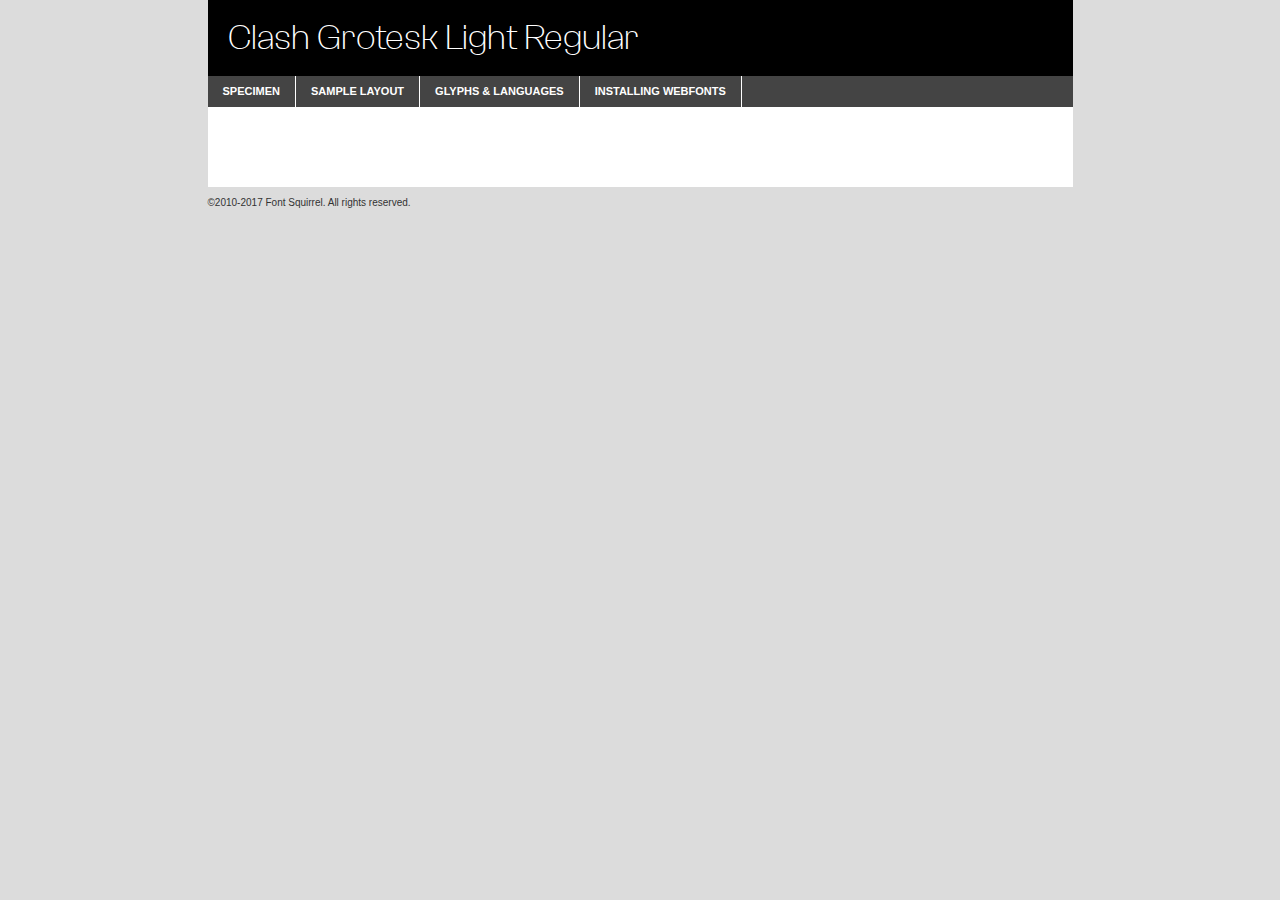
<file: fonts/clash-font/clashgrotesk-light-demo.html>
<!DOCTYPE html PUBLIC "-//W3C//DTD XHTML 1.0 Transitional//EN"
	"http://www.w3.org/TR/xhtml1/DTD/xhtml1-transitional.dtd">

<html xmlns="http://www.w3.org/1999/xhtml" xml:lang="en" lang="en">
<head>
	<meta http-equiv="Content-Type" content="text/html; charset=utf-8" />
	<script src="http://ajax.googleapis.com/ajax/libs/jquery/1.7.2/jquery.min.js" type="text/javascript" charset="utf-8"></script>
	<script type="text/javascript">
	(function($){$.fn.easyTabs=function(option){var param=jQuery.extend({fadeSpeed:"fast",defaultContent:1,activeClass:'active'},option);$(this).each(function(){var thisId="#"+this.id;if(param.defaultContent==''){param.defaultContent=1;}
	if(typeof param.defaultContent=="number")
	{var defaultTab=$(thisId+" .tabs li:eq("+(param.defaultContent-1)+") a").attr('href').substr(1);}else{var defaultTab=param.defaultContent;}
	$(thisId+" .tabs li a").each(function(){var tabToHide=$(this).attr('href').substr(1);$("#"+tabToHide).addClass('easytabs-tab-content');});hideAll();changeContent(defaultTab);function hideAll(){$(thisId+" .easytabs-tab-content").hide();}
	function changeContent(tabId){hideAll();$(thisId+" .tabs li").removeClass(param.activeClass);$(thisId+" .tabs li a[href=#"+tabId+"]").closest('li').addClass(param.activeClass);if(param.fadeSpeed!="none")
	{$(thisId+" #"+tabId).fadeIn(param.fadeSpeed);}else{$(thisId+" #"+tabId).show();}}
	$(thisId+" .tabs li").click(function(){var tabId=$(this).find('a').attr('href').substr(1);changeContent(tabId);return false;});});}})(jQuery);
	</script>
	<link rel="stylesheet" href="specimen_files/specimen_stylesheet.css" type="text/css" charset="utf-8" />
	<link rel="stylesheet" href="stylesheet.css" type="text/css" charset="utf-8" />

	<style type="text/css">
					body{
				font-family: 'clash_grotesklight';
							}
		</style>

	<title>Clash Grotesk Light Regular Specimen</title>
	
	
	<script type="text/javascript" charset="utf-8">
		$(document).ready(function() {
			$('#container').easyTabs({defaultContent:1});
		});
	</script>
</head>

<body>
<div id="container">
	<div id="header">
		Clash Grotesk Light Regular	</div>
	<ul class="tabs">
		<li><a href="#specimen">Specimen</a></li>
		<li><a href="#layout">Sample Layout</a></li>
				<li><a href="#glyphs">Glyphs &amp; Languages</a></li>
		<li><a href="#installing">Installing Webfonts</a></li>
		
	</ul>
	
	<div id="main_content">

		
			<div id="specimen">
		
				<div class="section">
					<div class="grid12 firstcol">
						<div class="huge">AaBb</div>
					</div>
				</div>
		
				<div class="section">
					<div class="glyph_range">A&#x200B;B&#x200b;C&#x200b;D&#x200b;E&#x200b;F&#x200b;G&#x200b;H&#x200b;I&#x200b;J&#x200b;K&#x200b;L&#x200b;M&#x200b;N&#x200b;O&#x200b;P&#x200b;Q&#x200b;R&#x200b;S&#x200b;T&#x200b;U&#x200b;V&#x200b;W&#x200b;X&#x200b;Y&#x200b;Z&#x200b;a&#x200b;b&#x200b;c&#x200b;d&#x200b;e&#x200b;f&#x200b;g&#x200b;h&#x200b;i&#x200b;j&#x200b;k&#x200b;l&#x200b;m&#x200b;n&#x200b;o&#x200b;p&#x200b;q&#x200b;r&#x200b;s&#x200b;t&#x200b;u&#x200b;v&#x200b;w&#x200b;x&#x200b;y&#x200b;z&#x200b;1&#x200b;2&#x200b;3&#x200b;4&#x200b;5&#x200b;6&#x200b;7&#x200b;8&#x200b;9&#x200b;0&#x200b;&amp;&#x200b;.&#x200b;,&#x200b;?&#x200b;!&#x200b;&#64;&#x200b;(&#x200b;)&#x200b;#&#x200b;$&#x200b;%&#x200b;*&#x200b;+&#x200b;-&#x200b;=&#x200b;:&#x200b;;</div>
				</div>
				<div class="section">
					<div class="grid12 firstcol">
						<table class="sample_table">
							<tr><td>10</td><td class="size10">abcdefghijklmnopqrstuvwxyzABCDEFGHIJKLMNOPQRSTUVWXYZ0123456789abcdefghijklmnopqrstuvwxyzABCDEFGHIJKLMNOPQRSTUVWXYZ0123456789abcdefghijklmnopqrstuvwxyzABCDEFGHIJKLMNOPQRSTUVWXYZ</td></tr>
							<tr><td>11</td><td class="size11">abcdefghijklmnopqrstuvwxyzABCDEFGHIJKLMNOPQRSTUVWXYZ0123456789abcdefghijklmnopqrstuvwxyzABCDEFGHIJKLMNOPQRSTUVWXYZ0123456789abcdefghijklmnopqrstuvwxyzABCDEFGHIJKLMNOPQRSTUVWXYZ</td></tr>
							<tr><td>12</td><td class="size12">abcdefghijklmnopqrstuvwxyzABCDEFGHIJKLMNOPQRSTUVWXYZ0123456789abcdefghijklmnopqrstuvwxyzABCDEFGHIJKLMNOPQRSTUVWXYZ0123456789abcdefghijklmnopqrstuvwxyzABCDEFGHIJKLMNOPQRSTUVWXYZ</td></tr>
							<tr><td>13</td><td class="size13">abcdefghijklmnopqrstuvwxyzABCDEFGHIJKLMNOPQRSTUVWXYZ0123456789abcdefghijklmnopqrstuvwxyzABCDEFGHIJKLMNOPQRSTUVWXYZ0123456789abcdefghijklmnopqrstuvwxyzABCDEFGHIJKLMNOPQRSTUVWXYZ</td></tr>
							<tr><td>14</td><td class="size14">abcdefghijklmnopqrstuvwxyzABCDEFGHIJKLMNOPQRSTUVWXYZ0123456789abcdefghijklmnopqrstuvwxyzABCDEFGHIJKLMNOPQRSTUVWXYZ0123456789abcdefghijklmnopqrstuvwxyzABCDEFGHIJKLMNOPQRSTUVWXYZ</td></tr>
							<tr><td>16</td><td class="size16">abcdefghijklmnopqrstuvwxyzABCDEFGHIJKLMNOPQRSTUVWXYZ0123456789abcdefghijklmnopqrstuvwxyzABCDEFGHIJKLMNOPQRSTUVWXYZ</td></tr>
							<tr><td>18</td><td class="size18">abcdefghijklmnopqrstuvwxyzABCDEFGHIJKLMNOPQRSTUVWXYZ0123456789abcdefghijklmnopqrstuvwxyzABCDEFGHIJKLMNOPQRSTUVWXYZ</td></tr>
							<tr><td>20</td><td class="size20">abcdefghijklmnopqrstuvwxyzABCDEFGHIJKLMNOPQRSTUVWXYZ0123456789abcdefghijklmnopqrstuvwxyzABCDEFGHIJKLMNOPQRSTUVWXYZ</td></tr>
							<tr><td>24</td><td class="size24">abcdefghijklmnopqrstuvwxyzABCDEFGHIJKLMNOPQRSTUVWXYZ0123456789abcdefghijklmnopqrstuvwxyzABCDEFGHIJKLMNOPQRSTUVWXYZ</td></tr>
							<tr><td>30</td><td class="size30">abcdefghijklmnopqrstuvwxyzABCDEFGHIJKLMNOPQRSTUVWXYZ0123456789abcdefghijklmnopqrstuvwxyzABCDEFGHIJKLMNOPQRSTUVWXYZ</td></tr>
							<tr><td>36</td><td class="size36">abcdefghijklmnopqrstuvwxyzABCDEFGHIJKLMNOPQRSTUVWXYZ0123456789abcdefghijklmnopqrstuvwxyzABCDEFGHIJKLMNOPQRSTUVWXYZ</td></tr>
							<tr><td>48</td><td class="size48">abcdefghijklmnopqrstuvwxyzABCDEFGHIJKLMNOPQRSTUVWXYZ0123456789abcdefghijklmnopqrstuvwxyzABCDEFGHIJKLMNOPQRSTUVWXYZ</td></tr>
							<tr><td>60</td><td class="size60">abcdefghijklmnopqrstuvwxyzABCDEFGHIJKLMNOPQRSTUVWXYZ0123456789abcdefghijklmnopqrstuvwxyzABCDEFGHIJKLMNOPQRSTUVWXYZ</td></tr>
							<tr><td>72</td><td class="size72">abcdefghijklmnopqrstuvwxyzABCDEFGHIJKLMNOPQRSTUVWXYZ0123456789abcdefghijklmnopqrstuvwxyzABCDEFGHIJKLMNOPQRSTUVWXYZ</td></tr>
							<tr><td>90</td><td class="size90">abcdefghijklmnopqrstuvwxyzABCDEFGHIJKLMNOPQRSTUVWXYZ0123456789abcdefghijklmnopqrstuvwxyzABCDEFGHIJKLMNOPQRSTUVWXYZ</td></tr>
						</table>
				
					</div>
			
				</div>
		
		
		
								<div class="section" id="bodycomparison">


										<div id="xheight">
				<div class="fontbody">&#x25FC;&#x25FC;&#x25FC;&#x25FC;&#x25FC;&#x25FC;&#x25FC;&#x25FC;&#x25FC;&#x25FC;&#x25FC;&#x25FC;&#x25FC;&#x25FC;&#x25FC;&#x25FC;&#x25FC;&#x25FC;&#x25FC;&#x25FC;&#x25FC;&#x25FC;&#x25FC;&#x25FC;&#x25FC;&#x25FC;&#x25FC;&#x25FC;&#x25FC;&#x25FC;&#x25FC;&#x25FC;&#x25FC;&#x25FC;&#x25FC;&#x25FC;&#x25FC;&#x25FC;&#x25FC;&#x25FC;&#x25FC;&#x25FC;&#x25FC;&#x25FC;&#x25FC;&#x25FC;&#x25FC;&#x25FC;&#x25FC;&#x25FC;&#x25FC;&#x25FC;&#x25FC;&#x25FC;&#x25FC;&#x25FC;&#x25FC;&#x25FC;&#x25FC;&#x25FC;&#x25FC;&#x25FC;&#x25FC;&#x25FC;&#x25FC;&#x25FC;&#x25FC;&#x25FC;&#x25FC;&#x25FC;&#x25FC;&#x25FC;&#x25FC;&#x25FC;&#x25FC;&#x25FC;&#x25FC;&#x25FC;&#x25FC;&#x25FC;&#x25FC;&#x25FC;&#x25FC;&#x25FC;&#x25FC;&#x25FC;&#x25FC;&#x25FC;&#x25FC;&#x25FC;&#x25FC;&#x25FC;&#x25FC;&#x25FC;&#x25FC;&#x25FC;&#x25FC;&#x25FC;&#x25FC;body</div><div class="arialbody">body</div><div class="verdanabody">body</div><div class="georgiabody">body</div></div>
										<div class="fontbody" style="z-index:1">
											body<span>Clash Grotesk Light Regular</span>
										</div>
										<div class="arialbody" style="z-index:1">
											body<span>Arial</span>
										</div>
										<div class="verdanabody" style="z-index:1">
											body<span>Verdana</span>
										</div>
										<div class="georgiabody" style="z-index:1">
											body<span>Georgia</span>
										</div>



								</div>
		
		
				<div class="section psample psample_row1" id="">
					
					<div class="grid2 firstcol">
						<p class="size10"><span>10.</span>Aenean lacinia bibendum nulla sed consectetur. Fusce dapibus, tellus ac cursus commodo, tortor mauris condimentum nibh, ut fermentum massa justo sit amet risus. Nullam id dolor id nibh ultricies vehicula ut id elit. Cum sociis natoque penatibus et magnis dis parturient montes, nascetur ridiculus mus. Nulla vitae elit libero, a pharetra augue.</p>
			
					</div>
					<div class="grid3">
						<p class="size11"><span>11.</span>Aenean lacinia bibendum nulla sed consectetur. Fusce dapibus, tellus ac cursus commodo, tortor mauris condimentum nibh, ut fermentum massa justo sit amet risus. Nullam id dolor id nibh ultricies vehicula ut id elit. Cum sociis natoque penatibus et magnis dis parturient montes, nascetur ridiculus mus. Nulla vitae elit libero, a pharetra augue.</p>
			
					</div>
					<div class="grid3">
						<p class="size12"><span>12.</span>Aenean lacinia bibendum nulla sed consectetur. Fusce dapibus, tellus ac cursus commodo, tortor mauris condimentum nibh, ut fermentum massa justo sit amet risus. Nullam id dolor id nibh ultricies vehicula ut id elit. Cum sociis natoque penatibus et magnis dis parturient montes, nascetur ridiculus mus. Nulla vitae elit libero, a pharetra augue.</p>
			
					</div>
					<div class="grid4">
						<p class="size13"><span>13.</span>Aenean lacinia bibendum nulla sed consectetur. Fusce dapibus, tellus ac cursus commodo, tortor mauris condimentum nibh, ut fermentum massa justo sit amet risus. Nullam id dolor id nibh ultricies vehicula ut id elit. Cum sociis natoque penatibus et magnis dis parturient montes, nascetur ridiculus mus. Nulla vitae elit libero, a pharetra augue.</p>
			
					</div>
					<div class="white_blend"></div>
					
				</div>
				<div class="section psample psample_row2" id="">
					<div class="grid3 firstcol">
						<p class="size14"><span>14.</span>Aenean lacinia bibendum nulla sed consectetur. Fusce dapibus, tellus ac cursus commodo, tortor mauris condimentum nibh, ut fermentum massa justo sit amet risus. Nullam id dolor id nibh ultricies vehicula ut id elit. Cum sociis natoque penatibus et magnis dis parturient montes, nascetur ridiculus mus. Nulla vitae elit libero, a pharetra augue.</p>
			
					</div>
					<div class="grid4">
						<p class="size16"><span>16.</span>Aenean lacinia bibendum nulla sed consectetur. Fusce dapibus, tellus ac cursus commodo, tortor mauris condimentum nibh, ut fermentum massa justo sit amet risus. Nullam id dolor id nibh ultricies vehicula ut id elit. Cum sociis natoque penatibus et magnis dis parturient montes, nascetur ridiculus mus. Nulla vitae elit libero, a pharetra augue.</p>
			
					</div>
					<div class="grid5">
						<p class="size18"><span>18.</span>Aenean lacinia bibendum nulla sed consectetur. Fusce dapibus, tellus ac cursus commodo, tortor mauris condimentum nibh, ut fermentum massa justo sit amet risus. Nullam id dolor id nibh ultricies vehicula ut id elit. Cum sociis natoque penatibus et magnis dis parturient montes, nascetur ridiculus mus. Nulla vitae elit libero, a pharetra augue.</p>
			
					</div>

					<div class="white_blend"></div>

				</div>
				
				<div class="section psample psample_row3" id="">
					<div class="grid5 firstcol">
						<p class="size20"><span>20.</span>Aenean lacinia bibendum nulla sed consectetur. Fusce dapibus, tellus ac cursus commodo, tortor mauris condimentum nibh, ut fermentum massa justo sit amet risus. Nullam id dolor id nibh ultricies vehicula ut id elit. Cum sociis natoque penatibus et magnis dis parturient montes, nascetur ridiculus mus. Nulla vitae elit libero, a pharetra augue.</p>
					</div>
					<div class="grid7">
						<p class="size24"><span>24.</span>Aenean lacinia bibendum nulla sed consectetur. Fusce dapibus, tellus ac cursus commodo, tortor mauris condimentum nibh, ut fermentum massa justo sit amet risus. Nullam id dolor id nibh ultricies vehicula ut id elit. Cum sociis natoque penatibus et magnis dis parturient montes, nascetur ridiculus mus. Nulla vitae elit libero, a pharetra augue.</p>
					</div>
					
					<div class="white_blend"></div>
					
				</div>
				
				<div class="section psample psample_row4" id="">
					<div class="grid12 firstcol">
						<p class="size30"><span>30.</span>Aenean lacinia bibendum nulla sed consectetur. Fusce dapibus, tellus ac cursus commodo, tortor mauris condimentum nibh, ut fermentum massa justo sit amet risus. Nullam id dolor id nibh ultricies vehicula ut id elit. Cum sociis natoque penatibus et magnis dis parturient montes, nascetur ridiculus mus. Nulla vitae elit libero, a pharetra augue.</p>
					</div>
					<div class="white_blend"></div>
					
				</div>
				
				
				
				<div class="section psample psample_row1 fullreverse">
					<div class="grid2 firstcol">
						<p class="size10"><span>10.</span>Aenean lacinia bibendum nulla sed consectetur. Fusce dapibus, tellus ac cursus commodo, tortor mauris condimentum nibh, ut fermentum massa justo sit amet risus. Nullam id dolor id nibh ultricies vehicula ut id elit. Cum sociis natoque penatibus et magnis dis parturient montes, nascetur ridiculus mus. Nulla vitae elit libero, a pharetra augue.</p>
			
					</div>
					<div class="grid3">
						<p class="size11"><span>11.</span>Aenean lacinia bibendum nulla sed consectetur. Fusce dapibus, tellus ac cursus commodo, tortor mauris condimentum nibh, ut fermentum massa justo sit amet risus. Nullam id dolor id nibh ultricies vehicula ut id elit. Cum sociis natoque penatibus et magnis dis parturient montes, nascetur ridiculus mus. Nulla vitae elit libero, a pharetra augue.</p>
			
					</div>
					<div class="grid3">
						<p class="size12"><span>12.</span>Aenean lacinia bibendum nulla sed consectetur. Fusce dapibus, tellus ac cursus commodo, tortor mauris condimentum nibh, ut fermentum massa justo sit amet risus. Nullam id dolor id nibh ultricies vehicula ut id elit. Cum sociis natoque penatibus et magnis dis parturient montes, nascetur ridiculus mus. Nulla vitae elit libero, a pharetra augue.</p>
			
					</div>
					<div class="grid4">
						<p class="size13"><span>13.</span>Aenean lacinia bibendum nulla sed consectetur. Fusce dapibus, tellus ac cursus commodo, tortor mauris condimentum nibh, ut fermentum massa justo sit amet risus. Nullam id dolor id nibh ultricies vehicula ut id elit. Cum sociis natoque penatibus et magnis dis parturient montes, nascetur ridiculus mus. Nulla vitae elit libero, a pharetra augue.</p>
			
					</div>
					<div class="black_blend"></div>
					
				</div>
				
				<div class="section psample psample_row2 fullreverse">
					<div class="grid3 firstcol">
						<p class="size14"><span>14.</span>Aenean lacinia bibendum nulla sed consectetur. Fusce dapibus, tellus ac cursus commodo, tortor mauris condimentum nibh, ut fermentum massa justo sit amet risus. Nullam id dolor id nibh ultricies vehicula ut id elit. Cum sociis natoque penatibus et magnis dis parturient montes, nascetur ridiculus mus. Nulla vitae elit libero, a pharetra augue.</p>
			
					</div>
					<div class="grid4">
						<p class="size16"><span>16.</span>Aenean lacinia bibendum nulla sed consectetur. Fusce dapibus, tellus ac cursus commodo, tortor mauris condimentum nibh, ut fermentum massa justo sit amet risus. Nullam id dolor id nibh ultricies vehicula ut id elit. Cum sociis natoque penatibus et magnis dis parturient montes, nascetur ridiculus mus. Nulla vitae elit libero, a pharetra augue.</p>
			
					</div>
					<div class="grid5">
						<p class="size18"><span>18.</span>Aenean lacinia bibendum nulla sed consectetur. Fusce dapibus, tellus ac cursus commodo, tortor mauris condimentum nibh, ut fermentum massa justo sit amet risus. Nullam id dolor id nibh ultricies vehicula ut id elit. Cum sociis natoque penatibus et magnis dis parturient montes, nascetur ridiculus mus. Nulla vitae elit libero, a pharetra augue.</p>
			
					</div>
					<div class="black_blend"></div>

				</div>
				
				<div class="section psample fullreverse psample_row3" id="">
					<div class="grid5 firstcol">
						<p class="size20"><span>20.</span>Aenean lacinia bibendum nulla sed consectetur. Fusce dapibus, tellus ac cursus commodo, tortor mauris condimentum nibh, ut fermentum massa justo sit amet risus. Nullam id dolor id nibh ultricies vehicula ut id elit. Cum sociis natoque penatibus et magnis dis parturient montes, nascetur ridiculus mus. Nulla vitae elit libero, a pharetra augue.</p>
					</div>
					<div class="grid7">
						<p class="size24"><span>24.</span>Aenean lacinia bibendum nulla sed consectetur. Fusce dapibus, tellus ac cursus commodo, tortor mauris condimentum nibh, ut fermentum massa justo sit amet risus. Nullam id dolor id nibh ultricies vehicula ut id elit. Cum sociis natoque penatibus et magnis dis parturient montes, nascetur ridiculus mus. Nulla vitae elit libero, a pharetra augue.</p>
					</div>
					
					<div class="black_blend"></div>
					
				</div>
				
				<div class="section psample fullreverse psample_row4" id="" style="border-bottom: 20px #000 solid;">
					<div class="grid12 firstcol">
						<p class="size30"><span>30.</span>Aenean lacinia bibendum nulla sed consectetur. Fusce dapibus, tellus ac cursus commodo, tortor mauris condimentum nibh, ut fermentum massa justo sit amet risus. Nullam id dolor id nibh ultricies vehicula ut id elit. Cum sociis natoque penatibus et magnis dis parturient montes, nascetur ridiculus mus. Nulla vitae elit libero, a pharetra augue.</p>
					</div>
					<div class="black_blend"></div>
					
				</div>
				
				
				
				
			</div>
			
			<div id="layout">
				
				<div class="section">
					
					<div class="grid12 firstcol">
						<h1>Lorem Ipsum Dolor</h1>
						<h2>Etiam porta sem malesuada magna mollis euismod</h2>
						
						<p class="byline">By <a href="#link">Aenean Lacinia</a></p>
					</div>
				</div>
				<div class="section">
					<div class="grid8 firstcol">
						<p class="large">Donec sed odio dui. Morbi leo risus, porta ac consectetur ac, vestibulum at eros. Fusce dapibus, tellus ac cursus commodo, tortor mauris condimentum nibh, ut fermentum massa justo sit amet risus. </p>

						
						<h3>Pellentesque ornare sem</h3>

						<p>Maecenas sed diam eget risus varius blandit sit amet non magna. Maecenas faucibus mollis interdum. Donec ullamcorper nulla non metus auctor fringilla. Nullam id dolor id nibh ultricies vehicula ut id elit. Nullam id dolor id nibh ultricies vehicula ut id elit. </p>

						<p>Aenean eu leo quam. Pellentesque ornare sem lacinia quam venenatis vestibulum. Lorem ipsum dolor sit amet, consectetur adipiscing elit. Cum sociis natoque penatibus et magnis dis parturient montes, nascetur ridiculus mus. </p>

						<p>Nulla vitae elit libero, a pharetra augue. Praesent commodo cursus magna, vel scelerisque nisl consectetur et. Aenean lacinia bibendum nulla sed consectetur. </p>

						<p>Nullam quis risus eget urna mollis ornare vel eu leo. Nullam quis risus eget urna mollis ornare vel eu leo. Maecenas sed diam eget risus varius blandit sit amet non magna. Donec ullamcorper nulla non metus auctor fringilla. </p>

						<h3>Cras mattis consectetur</h3>

						<p>Aenean eu leo quam. Pellentesque ornare sem lacinia quam venenatis vestibulum. Aenean lacinia bibendum nulla sed consectetur. Integer posuere erat a ante venenatis dapibus posuere velit aliquet. Cras mattis consectetur purus sit amet fermentum. </p>

						<p>Nullam id dolor id nibh ultricies vehicula ut id elit. Nullam quis risus eget urna mollis ornare vel eu leo. Cras mattis consectetur purus sit amet fermentum.</p>
					</div>
					
					<div class="grid4 sidebar">
						
						<div class="box reverse">
							<p class="last">Nullam quis risus eget urna mollis ornare vel eu leo. Donec ullamcorper nulla non metus auctor fringilla. Cras mattis consectetur purus sit amet fermentum. Sed posuere consectetur est at lobortis. Lorem ipsum dolor sit amet, consectetur adipiscing elit. </p>
						</div>
						
						<p class="caption">Maecenas sed diam eget risus varius.</p>

						<p>Vestibulum id ligula porta felis euismod semper. Integer posuere erat a ante venenatis dapibus posuere velit aliquet. Vestibulum id ligula porta felis euismod semper. Sed posuere consectetur est at lobortis. Maecenas sed diam eget risus varius blandit sit amet non magna. Fusce dapibus, tellus ac cursus commodo, tortor mauris condimentum nibh, ut fermentum massa justo sit amet risus. </p>

					

						<p>Duis mollis, est non commodo luctus, nisi erat porttitor ligula, eget lacinia odio sem nec elit. Aenean lacinia bibendum nulla sed consectetur. Vivamus sagittis lacus vel augue laoreet rutrum faucibus dolor auctor. Aenean lacinia bibendum nulla sed consectetur. Nullam quis risus eget urna mollis ornare vel eu leo. </p>

						<p>Praesent commodo cursus magna, vel scelerisque nisl consectetur et. Donec ullamcorper nulla non metus auctor fringilla. Maecenas faucibus mollis interdum. Fusce dapibus, tellus ac cursus commodo, tortor mauris condimentum nibh, ut fermentum massa justo sit amet risus. </p>

					</div>
				</div>
				
			</div>


			



		<div id="glyphs">
			<div class="section">
				<div class="grid12 firstcol">
			
				<h1>Language Support</h1>
				<p>The subset of Clash Grotesk Light Regular in this kit supports the following languages:<br />
			
					Albanian, Basque, Breton, Chamorro, Danish, Dutch, English, Faroese, Finnish, French, Frisian, Galician, German, Icelandic, Italian, Malagasy, Norwegian, Portuguese, Spanish, Alsatian, Aragonese, Arapaho, Arrernte, Asturian, Aymara, Bislama, Cebuano, Corsican, Fijian, French_creole, Genoese, Gilbertese, Greenlandic, Haitian_creole, Hiligaynon, Hmong, Hopi, Ibanag, Iloko_ilokano, Indonesian, Interglossa_glosa, Interlingua, Irish_gaelic, Jerriais, Lojban, Lombard, Luxembourgeois, Manx, Mohawk, Norfolk_pitcairnese, Occitan, Oromo, Pangasinan, Papiamento, Piedmontese, Potawatomi, Rhaeto-romance, Romansh, Rotokas, Sami_lule, Samoan, Sardinian, Scots_gaelic, Seychelles_creole, Shona, Sicilian, Somali, Southern_ndebele, Swahili, Swati_swazi, Tagalog_filipino_pilipino, Tetum, Tok_pisin, Uyghur_latinized, Volapuk, Walloon, Warlpiri, Xhosa, Yapese, Zulu, Latinbasic, Ubasic, Demo				</p>
				<h1>Glyph Chart</h1>
				<p>The subset of Clash Grotesk Light Regular in this kit includes all the glyphs listed below. Unicode entities are included above each glyph to help you insert individual characters into your layout.</p>
				<div id="glyph_chart">
			
																				 <div><p>&amp;#13;</p>&#13;</div>
																				 <div><p>&amp;#32;</p>&#32;</div>
																				 <div><p>&amp;#33;</p>&#33;</div>
																				 <div><p>&amp;#34;</p>&#34;</div>
																				 <div><p>&amp;#35;</p>&#35;</div>
																				 <div><p>&amp;#36;</p>&#36;</div>
																				 <div><p>&amp;#37;</p>&#37;</div>
																				 <div><p>&amp;#38;</p>&#38;</div>
																				 <div><p>&amp;#39;</p>&#39;</div>
																				 <div><p>&amp;#40;</p>&#40;</div>
																				 <div><p>&amp;#41;</p>&#41;</div>
																				 <div><p>&amp;#42;</p>&#42;</div>
																				 <div><p>&amp;#43;</p>&#43;</div>
																				 <div><p>&amp;#44;</p>&#44;</div>
																				 <div><p>&amp;#45;</p>&#45;</div>
																				 <div><p>&amp;#46;</p>&#46;</div>
																				 <div><p>&amp;#47;</p>&#47;</div>
																				 <div><p>&amp;#48;</p>&#48;</div>
																				 <div><p>&amp;#49;</p>&#49;</div>
																				 <div><p>&amp;#50;</p>&#50;</div>
																				 <div><p>&amp;#51;</p>&#51;</div>
																				 <div><p>&amp;#52;</p>&#52;</div>
																				 <div><p>&amp;#53;</p>&#53;</div>
																				 <div><p>&amp;#54;</p>&#54;</div>
																				 <div><p>&amp;#55;</p>&#55;</div>
																				 <div><p>&amp;#56;</p>&#56;</div>
																				 <div><p>&amp;#57;</p>&#57;</div>
																				 <div><p>&amp;#58;</p>&#58;</div>
																				 <div><p>&amp;#59;</p>&#59;</div>
																				 <div><p>&amp;#60;</p>&#60;</div>
																				 <div><p>&amp;#61;</p>&#61;</div>
																				 <div><p>&amp;#62;</p>&#62;</div>
																				 <div><p>&amp;#63;</p>&#63;</div>
																				 <div><p>&amp;#64;</p>&#64;</div>
																				 <div><p>&amp;#65;</p>&#65;</div>
																				 <div><p>&amp;#66;</p>&#66;</div>
																				 <div><p>&amp;#67;</p>&#67;</div>
																				 <div><p>&amp;#68;</p>&#68;</div>
																				 <div><p>&amp;#69;</p>&#69;</div>
																				 <div><p>&amp;#70;</p>&#70;</div>
																				 <div><p>&amp;#71;</p>&#71;</div>
																				 <div><p>&amp;#72;</p>&#72;</div>
																				 <div><p>&amp;#73;</p>&#73;</div>
																				 <div><p>&amp;#74;</p>&#74;</div>
																				 <div><p>&amp;#75;</p>&#75;</div>
																				 <div><p>&amp;#76;</p>&#76;</div>
																				 <div><p>&amp;#77;</p>&#77;</div>
																				 <div><p>&amp;#78;</p>&#78;</div>
																				 <div><p>&amp;#79;</p>&#79;</div>
																				 <div><p>&amp;#80;</p>&#80;</div>
																				 <div><p>&amp;#81;</p>&#81;</div>
																				 <div><p>&amp;#82;</p>&#82;</div>
																				 <div><p>&amp;#83;</p>&#83;</div>
																				 <div><p>&amp;#84;</p>&#84;</div>
																				 <div><p>&amp;#85;</p>&#85;</div>
																				 <div><p>&amp;#86;</p>&#86;</div>
																				 <div><p>&amp;#87;</p>&#87;</div>
																				 <div><p>&amp;#88;</p>&#88;</div>
																				 <div><p>&amp;#89;</p>&#89;</div>
																				 <div><p>&amp;#90;</p>&#90;</div>
																				 <div><p>&amp;#91;</p>&#91;</div>
																				 <div><p>&amp;#92;</p>&#92;</div>
																				 <div><p>&amp;#93;</p>&#93;</div>
																				 <div><p>&amp;#94;</p>&#94;</div>
																				 <div><p>&amp;#95;</p>&#95;</div>
																				 <div><p>&amp;#96;</p>&#96;</div>
																				 <div><p>&amp;#97;</p>&#97;</div>
																				 <div><p>&amp;#98;</p>&#98;</div>
																				 <div><p>&amp;#99;</p>&#99;</div>
																				 <div><p>&amp;#100;</p>&#100;</div>
																				 <div><p>&amp;#101;</p>&#101;</div>
																				 <div><p>&amp;#102;</p>&#102;</div>
																				 <div><p>&amp;#103;</p>&#103;</div>
																				 <div><p>&amp;#104;</p>&#104;</div>
																				 <div><p>&amp;#105;</p>&#105;</div>
																				 <div><p>&amp;#106;</p>&#106;</div>
																				 <div><p>&amp;#107;</p>&#107;</div>
																				 <div><p>&amp;#108;</p>&#108;</div>
																				 <div><p>&amp;#109;</p>&#109;</div>
																				 <div><p>&amp;#110;</p>&#110;</div>
																				 <div><p>&amp;#111;</p>&#111;</div>
																				 <div><p>&amp;#112;</p>&#112;</div>
																				 <div><p>&amp;#113;</p>&#113;</div>
																				 <div><p>&amp;#114;</p>&#114;</div>
																				 <div><p>&amp;#115;</p>&#115;</div>
																				 <div><p>&amp;#116;</p>&#116;</div>
																				 <div><p>&amp;#117;</p>&#117;</div>
																				 <div><p>&amp;#118;</p>&#118;</div>
																				 <div><p>&amp;#119;</p>&#119;</div>
																				 <div><p>&amp;#120;</p>&#120;</div>
																				 <div><p>&amp;#121;</p>&#121;</div>
																				 <div><p>&amp;#122;</p>&#122;</div>
																				 <div><p>&amp;#123;</p>&#123;</div>
																				 <div><p>&amp;#124;</p>&#124;</div>
																				 <div><p>&amp;#125;</p>&#125;</div>
																				 <div><p>&amp;#126;</p>&#126;</div>
																				 <div><p>&amp;#160;</p>&#160;</div>
																				 <div><p>&amp;#161;</p>&#161;</div>
																				 <div><p>&amp;#162;</p>&#162;</div>
																				 <div><p>&amp;#163;</p>&#163;</div>
																				 <div><p>&amp;#164;</p>&#164;</div>
																				 <div><p>&amp;#165;</p>&#165;</div>
																				 <div><p>&amp;#166;</p>&#166;</div>
																				 <div><p>&amp;#167;</p>&#167;</div>
																				 <div><p>&amp;#168;</p>&#168;</div>
																				 <div><p>&amp;#169;</p>&#169;</div>
																				 <div><p>&amp;#170;</p>&#170;</div>
																				 <div><p>&amp;#171;</p>&#171;</div>
																				 <div><p>&amp;#172;</p>&#172;</div>
																				 <div><p>&amp;#173;</p>&#173;</div>
																				 <div><p>&amp;#174;</p>&#174;</div>
																				 <div><p>&amp;#175;</p>&#175;</div>
																				 <div><p>&amp;#176;</p>&#176;</div>
																				 <div><p>&amp;#177;</p>&#177;</div>
																				 <div><p>&amp;#178;</p>&#178;</div>
																				 <div><p>&amp;#179;</p>&#179;</div>
																				 <div><p>&amp;#180;</p>&#180;</div>
																				 <div><p>&amp;#182;</p>&#182;</div>
																				 <div><p>&amp;#183;</p>&#183;</div>
																				 <div><p>&amp;#184;</p>&#184;</div>
																				 <div><p>&amp;#185;</p>&#185;</div>
																				 <div><p>&amp;#186;</p>&#186;</div>
																				 <div><p>&amp;#187;</p>&#187;</div>
																				 <div><p>&amp;#188;</p>&#188;</div>
																				 <div><p>&amp;#189;</p>&#189;</div>
																				 <div><p>&amp;#190;</p>&#190;</div>
																				 <div><p>&amp;#191;</p>&#191;</div>
																				 <div><p>&amp;#192;</p>&#192;</div>
																				 <div><p>&amp;#193;</p>&#193;</div>
																				 <div><p>&amp;#194;</p>&#194;</div>
																				 <div><p>&amp;#195;</p>&#195;</div>
																				 <div><p>&amp;#196;</p>&#196;</div>
																				 <div><p>&amp;#197;</p>&#197;</div>
																				 <div><p>&amp;#198;</p>&#198;</div>
																				 <div><p>&amp;#199;</p>&#199;</div>
																				 <div><p>&amp;#200;</p>&#200;</div>
																				 <div><p>&amp;#201;</p>&#201;</div>
																				 <div><p>&amp;#202;</p>&#202;</div>
																				 <div><p>&amp;#203;</p>&#203;</div>
																				 <div><p>&amp;#204;</p>&#204;</div>
																				 <div><p>&amp;#205;</p>&#205;</div>
																				 <div><p>&amp;#206;</p>&#206;</div>
																				 <div><p>&amp;#207;</p>&#207;</div>
																				 <div><p>&amp;#208;</p>&#208;</div>
																				 <div><p>&amp;#209;</p>&#209;</div>
																				 <div><p>&amp;#210;</p>&#210;</div>
																				 <div><p>&amp;#211;</p>&#211;</div>
																				 <div><p>&amp;#212;</p>&#212;</div>
																				 <div><p>&amp;#213;</p>&#213;</div>
																				 <div><p>&amp;#214;</p>&#214;</div>
																				 <div><p>&amp;#215;</p>&#215;</div>
																				 <div><p>&amp;#216;</p>&#216;</div>
																				 <div><p>&amp;#217;</p>&#217;</div>
																				 <div><p>&amp;#218;</p>&#218;</div>
																				 <div><p>&amp;#219;</p>&#219;</div>
																				 <div><p>&amp;#220;</p>&#220;</div>
																				 <div><p>&amp;#221;</p>&#221;</div>
																				 <div><p>&amp;#222;</p>&#222;</div>
																				 <div><p>&amp;#223;</p>&#223;</div>
																				 <div><p>&amp;#224;</p>&#224;</div>
																				 <div><p>&amp;#225;</p>&#225;</div>
																				 <div><p>&amp;#226;</p>&#226;</div>
																				 <div><p>&amp;#227;</p>&#227;</div>
																				 <div><p>&amp;#228;</p>&#228;</div>
																				 <div><p>&amp;#229;</p>&#229;</div>
																				 <div><p>&amp;#230;</p>&#230;</div>
																				 <div><p>&amp;#231;</p>&#231;</div>
																				 <div><p>&amp;#232;</p>&#232;</div>
																				 <div><p>&amp;#233;</p>&#233;</div>
																				 <div><p>&amp;#234;</p>&#234;</div>
																				 <div><p>&amp;#235;</p>&#235;</div>
																				 <div><p>&amp;#236;</p>&#236;</div>
																				 <div><p>&amp;#237;</p>&#237;</div>
																				 <div><p>&amp;#238;</p>&#238;</div>
																				 <div><p>&amp;#239;</p>&#239;</div>
																				 <div><p>&amp;#240;</p>&#240;</div>
																				 <div><p>&amp;#241;</p>&#241;</div>
																				 <div><p>&amp;#242;</p>&#242;</div>
																				 <div><p>&amp;#243;</p>&#243;</div>
																				 <div><p>&amp;#244;</p>&#244;</div>
																				 <div><p>&amp;#245;</p>&#245;</div>
																				 <div><p>&amp;#246;</p>&#246;</div>
																				 <div><p>&amp;#247;</p>&#247;</div>
																				 <div><p>&amp;#248;</p>&#248;</div>
																				 <div><p>&amp;#249;</p>&#249;</div>
																				 <div><p>&amp;#250;</p>&#250;</div>
																				 <div><p>&amp;#251;</p>&#251;</div>
																				 <div><p>&amp;#252;</p>&#252;</div>
																				 <div><p>&amp;#253;</p>&#253;</div>
																				 <div><p>&amp;#254;</p>&#254;</div>
																				 <div><p>&amp;#255;</p>&#255;</div>
																				 <div><p>&amp;#338;</p>&#338;</div>
																				 <div><p>&amp;#339;</p>&#339;</div>
																				 <div><p>&amp;#376;</p>&#376;</div>
																				 <div><p>&amp;#710;</p>&#710;</div>
																				 <div><p>&amp;#732;</p>&#732;</div>
																				 <div><p>&amp;#8192;</p>&#8192;</div>
																				 <div><p>&amp;#8193;</p>&#8193;</div>
																				 <div><p>&amp;#8194;</p>&#8194;</div>
																				 <div><p>&amp;#8195;</p>&#8195;</div>
																				 <div><p>&amp;#8196;</p>&#8196;</div>
																				 <div><p>&amp;#8197;</p>&#8197;</div>
																				 <div><p>&amp;#8198;</p>&#8198;</div>
																				 <div><p>&amp;#8199;</p>&#8199;</div>
																				 <div><p>&amp;#8200;</p>&#8200;</div>
																				 <div><p>&amp;#8201;</p>&#8201;</div>
																				 <div><p>&amp;#8202;</p>&#8202;</div>
																				 <div><p>&amp;#8208;</p>&#8208;</div>
																				 <div><p>&amp;#8209;</p>&#8209;</div>
																				 <div><p>&amp;#8210;</p>&#8210;</div>
																				 <div><p>&amp;#8211;</p>&#8211;</div>
																				 <div><p>&amp;#8212;</p>&#8212;</div>
																				 <div><p>&amp;#8216;</p>&#8216;</div>
																				 <div><p>&amp;#8217;</p>&#8217;</div>
																				 <div><p>&amp;#8218;</p>&#8218;</div>
																				 <div><p>&amp;#8220;</p>&#8220;</div>
																				 <div><p>&amp;#8221;</p>&#8221;</div>
																				 <div><p>&amp;#8222;</p>&#8222;</div>
																				 <div><p>&amp;#8226;</p>&#8226;</div>
																				 <div><p>&amp;#8230;</p>&#8230;</div>
																				 <div><p>&amp;#8239;</p>&#8239;</div>
																				 <div><p>&amp;#8249;</p>&#8249;</div>
																				 <div><p>&amp;#8250;</p>&#8250;</div>
																				 <div><p>&amp;#8287;</p>&#8287;</div>
																				 <div><p>&amp;#8364;</p>&#8364;</div>
																				 <div><p>&amp;#8482;</p>&#8482;</div>
																				 <div><p>&amp;#9724;</p>&#9724;</div>
																				 <div><p>&amp;#64257;</p>&#64257;</div>
																				 <div><p>&amp;#64258;</p>&#64258;</div>
																				 <div><p>&amp;#64259;</p>&#64259;</div>
																				 <div><p>&amp;#64260;</p>&#64260;</div>
																																																</div>	
				</div>
		
		
			</div>
		</div>
		
		
		<div id="specs">
			
		</div>
	
		<div id="installing">
			<div class="section">
				<div class="grid7 firstcol">
					<h1>Installing Webfonts</h1>
					
					<p>Webfonts are supported by all major browser platforms but not all in the same way. There are currently four different font formats that must be included in order to target all browsers. This includes TTF, WOFF, EOT and SVG.</p>
					
					<h2>1. Upload your webfonts</h2>
					<p>You must upload your webfont kit to your website. They should be in or near the same directory as your CSS files.</p>
					
					<h2>2. Include the webfont stylesheet</h2>
					<p>A special CSS @font-face declaration helps the various browsers select the appropriate font it needs without causing you a bunch of headaches. Learn more about this syntax by reading the <a href="https://www.fontspring.com/blog/further-hardening-of-the-bulletproof-syntax">Fontspring blog post</a> about it. The code for it is as follows:</p>


<code>
@font-face{ 
	font-family: 'MyWebFont';
	src: url('WebFont.eot');
	src: url('WebFont.eot?#iefix') format('embedded-opentype'),
	     url('WebFont.woff') format('woff'),
	     url('WebFont.ttf') format('truetype'),
	     url('WebFont.svg#webfont') format('svg');
}
</code>

	<p>We've already gone ahead and generated the code for you. All you have to do is link to the stylesheet in your HTML, like this:</p>
	<code>&lt;link rel=&quot;stylesheet&quot; href=&quot;stylesheet.css&quot; type=&quot;text/css&quot; charset=&quot;utf-8&quot; /&gt;</code>

					<h2>3. Modify your own stylesheet</h2>
					<p>To take advantage of your new fonts, you must tell your stylesheet to use them. Look at the original @font-face declaration above and find the property called "font-family." The name linked there will be what you use to reference the font. Prepend that webfont name to the font stack in the "font-family" property, inside the selector you want to change. For example:</p>
<code>p { font-family: 'WebFont', Arial, sans-serif; }</code>

<h2>4. Test</h2>
<p>Getting webfonts to work cross-browser <em>can</em> be tricky. Use the information in the sidebar to help you if you find that fonts aren't loading in a particular browser.</p>
				</div>
				
				<div class="grid5 sidebar">
					<div class="box">
						<h2>Troubleshooting<br />Font-Face Problems</h2>
						<p>Having trouble getting your webfonts to load in your new website? Here are some tips to sort out what might be the problem.</p>

						<h3>Fonts not showing in any browser</h3>

						<p>This sounds like you need to work on the plumbing. You either did not upload the fonts to the correct directory, or you did not link the fonts properly in the CSS. If you've confirmed that all this is correct and you still have a problem, take a look at your .htaccess file and see if requests are getting intercepted.</p>

						<h3>Fonts not loading in iPhone or iPad</h3>

						<p>The most common problem here is that you are serving the fonts from an IIS server. IIS refuses to serve files that have unknown MIME types. If that is the case, you must set the MIME type for SVG to "image/svg+xml" in the server settings. Follow these instructions from Microsoft if you need help.</p>

						<h3>Fonts not loading in Firefox</h3>

						<p>The primary reason for this failure? You are still using a version Firefox older than 3.5. So upgrade already! If that isn't it, then you are very likely serving fonts from a different domain. Firefox requires that all font assets be served from the same domain. Lastly it is possible that you need to add WOFF to your list of MIME types (if you are serving via IIS.)</p>

						<h3>Fonts not loading in IE</h3>

						<p>Are you looking at Internet Explorer on an actual Windows machine or are you cheating by using a service like Adobe BrowserLab? Many of these screenshot services do not render @font-face for IE. Best to test it on a real machine.</p>

						<h3>Fonts not loading in IE9</h3>

						<p>IE9, like Firefox, requires that fonts be served from the same domain as the website. Make sure that is the case.</p>
					</div>
				</div>
			</div>
			
		</div>
	
	</div>
	<div id="footer">
		<p>&copy;2010-2017 Font Squirrel. All rights reserved.</p>
	</div>
</div>
</body>
</html>
</file>
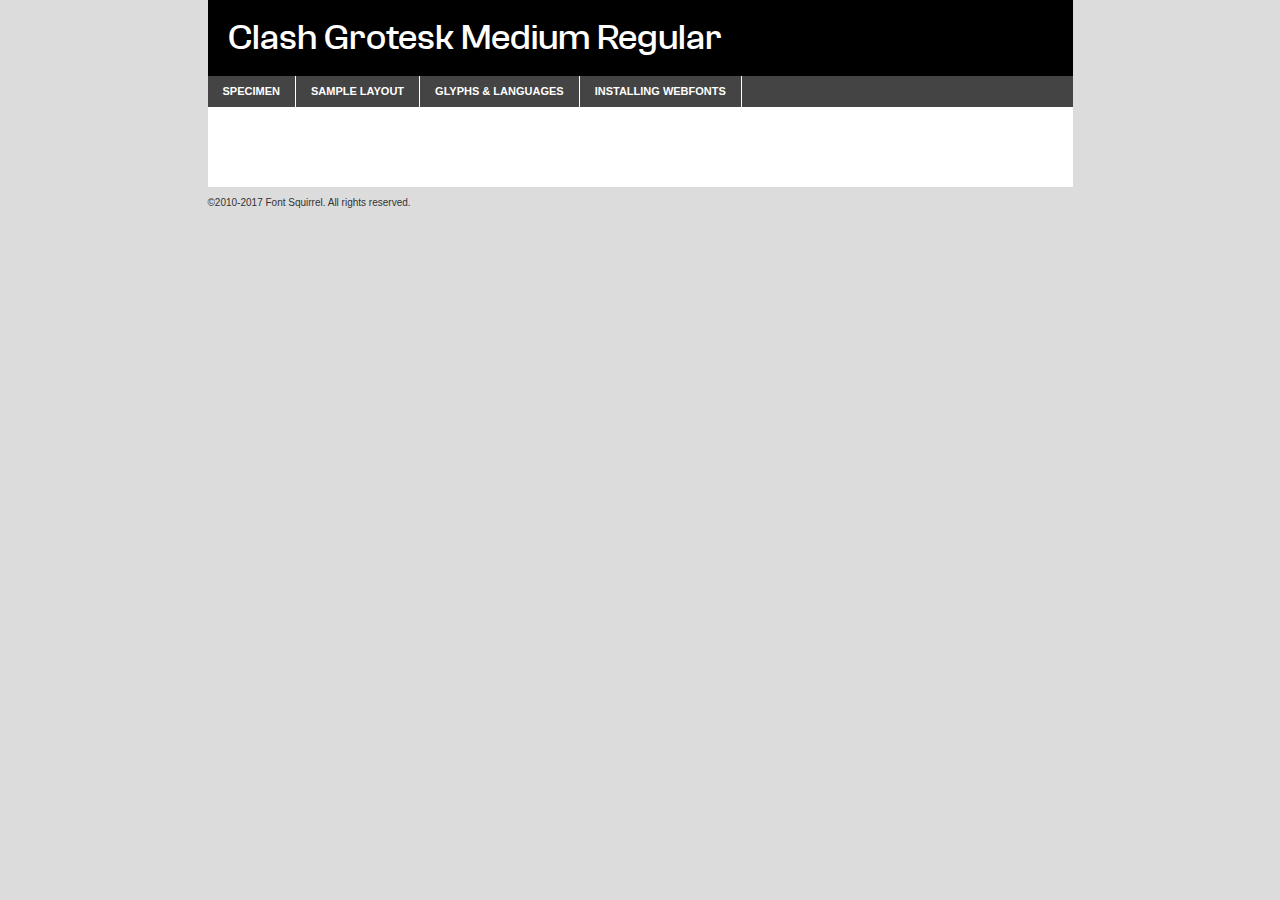
<file: fonts/clash-font/clashgrotesk-medium-demo.html>
<!DOCTYPE html PUBLIC "-//W3C//DTD XHTML 1.0 Transitional//EN"
	"http://www.w3.org/TR/xhtml1/DTD/xhtml1-transitional.dtd">

<html xmlns="http://www.w3.org/1999/xhtml" xml:lang="en" lang="en">
<head>
	<meta http-equiv="Content-Type" content="text/html; charset=utf-8" />
	<script src="http://ajax.googleapis.com/ajax/libs/jquery/1.7.2/jquery.min.js" type="text/javascript" charset="utf-8"></script>
	<script type="text/javascript">
	(function($){$.fn.easyTabs=function(option){var param=jQuery.extend({fadeSpeed:"fast",defaultContent:1,activeClass:'active'},option);$(this).each(function(){var thisId="#"+this.id;if(param.defaultContent==''){param.defaultContent=1;}
	if(typeof param.defaultContent=="number")
	{var defaultTab=$(thisId+" .tabs li:eq("+(param.defaultContent-1)+") a").attr('href').substr(1);}else{var defaultTab=param.defaultContent;}
	$(thisId+" .tabs li a").each(function(){var tabToHide=$(this).attr('href').substr(1);$("#"+tabToHide).addClass('easytabs-tab-content');});hideAll();changeContent(defaultTab);function hideAll(){$(thisId+" .easytabs-tab-content").hide();}
	function changeContent(tabId){hideAll();$(thisId+" .tabs li").removeClass(param.activeClass);$(thisId+" .tabs li a[href=#"+tabId+"]").closest('li').addClass(param.activeClass);if(param.fadeSpeed!="none")
	{$(thisId+" #"+tabId).fadeIn(param.fadeSpeed);}else{$(thisId+" #"+tabId).show();}}
	$(thisId+" .tabs li").click(function(){var tabId=$(this).find('a').attr('href').substr(1);changeContent(tabId);return false;});});}})(jQuery);
	</script>
	<link rel="stylesheet" href="specimen_files/specimen_stylesheet.css" type="text/css" charset="utf-8" />
	<link rel="stylesheet" href="stylesheet.css" type="text/css" charset="utf-8" />

	<style type="text/css">
					body{
				font-family: 'clash_groteskmedium';
							}
		</style>

	<title>Clash Grotesk Medium Regular Specimen</title>
	
	
	<script type="text/javascript" charset="utf-8">
		$(document).ready(function() {
			$('#container').easyTabs({defaultContent:1});
		});
	</script>
</head>

<body>
<div id="container">
	<div id="header">
		Clash Grotesk Medium Regular	</div>
	<ul class="tabs">
		<li><a href="#specimen">Specimen</a></li>
		<li><a href="#layout">Sample Layout</a></li>
				<li><a href="#glyphs">Glyphs &amp; Languages</a></li>
		<li><a href="#installing">Installing Webfonts</a></li>
		
	</ul>
	
	<div id="main_content">

		
			<div id="specimen">
		
				<div class="section">
					<div class="grid12 firstcol">
						<div class="huge">AaBb</div>
					</div>
				</div>
		
				<div class="section">
					<div class="glyph_range">A&#x200B;B&#x200b;C&#x200b;D&#x200b;E&#x200b;F&#x200b;G&#x200b;H&#x200b;I&#x200b;J&#x200b;K&#x200b;L&#x200b;M&#x200b;N&#x200b;O&#x200b;P&#x200b;Q&#x200b;R&#x200b;S&#x200b;T&#x200b;U&#x200b;V&#x200b;W&#x200b;X&#x200b;Y&#x200b;Z&#x200b;a&#x200b;b&#x200b;c&#x200b;d&#x200b;e&#x200b;f&#x200b;g&#x200b;h&#x200b;i&#x200b;j&#x200b;k&#x200b;l&#x200b;m&#x200b;n&#x200b;o&#x200b;p&#x200b;q&#x200b;r&#x200b;s&#x200b;t&#x200b;u&#x200b;v&#x200b;w&#x200b;x&#x200b;y&#x200b;z&#x200b;1&#x200b;2&#x200b;3&#x200b;4&#x200b;5&#x200b;6&#x200b;7&#x200b;8&#x200b;9&#x200b;0&#x200b;&amp;&#x200b;.&#x200b;,&#x200b;?&#x200b;!&#x200b;&#64;&#x200b;(&#x200b;)&#x200b;#&#x200b;$&#x200b;%&#x200b;*&#x200b;+&#x200b;-&#x200b;=&#x200b;:&#x200b;;</div>
				</div>
				<div class="section">
					<div class="grid12 firstcol">
						<table class="sample_table">
							<tr><td>10</td><td class="size10">abcdefghijklmnopqrstuvwxyzABCDEFGHIJKLMNOPQRSTUVWXYZ0123456789abcdefghijklmnopqrstuvwxyzABCDEFGHIJKLMNOPQRSTUVWXYZ0123456789abcdefghijklmnopqrstuvwxyzABCDEFGHIJKLMNOPQRSTUVWXYZ</td></tr>
							<tr><td>11</td><td class="size11">abcdefghijklmnopqrstuvwxyzABCDEFGHIJKLMNOPQRSTUVWXYZ0123456789abcdefghijklmnopqrstuvwxyzABCDEFGHIJKLMNOPQRSTUVWXYZ0123456789abcdefghijklmnopqrstuvwxyzABCDEFGHIJKLMNOPQRSTUVWXYZ</td></tr>
							<tr><td>12</td><td class="size12">abcdefghijklmnopqrstuvwxyzABCDEFGHIJKLMNOPQRSTUVWXYZ0123456789abcdefghijklmnopqrstuvwxyzABCDEFGHIJKLMNOPQRSTUVWXYZ0123456789abcdefghijklmnopqrstuvwxyzABCDEFGHIJKLMNOPQRSTUVWXYZ</td></tr>
							<tr><td>13</td><td class="size13">abcdefghijklmnopqrstuvwxyzABCDEFGHIJKLMNOPQRSTUVWXYZ0123456789abcdefghijklmnopqrstuvwxyzABCDEFGHIJKLMNOPQRSTUVWXYZ0123456789abcdefghijklmnopqrstuvwxyzABCDEFGHIJKLMNOPQRSTUVWXYZ</td></tr>
							<tr><td>14</td><td class="size14">abcdefghijklmnopqrstuvwxyzABCDEFGHIJKLMNOPQRSTUVWXYZ0123456789abcdefghijklmnopqrstuvwxyzABCDEFGHIJKLMNOPQRSTUVWXYZ0123456789abcdefghijklmnopqrstuvwxyzABCDEFGHIJKLMNOPQRSTUVWXYZ</td></tr>
							<tr><td>16</td><td class="size16">abcdefghijklmnopqrstuvwxyzABCDEFGHIJKLMNOPQRSTUVWXYZ0123456789abcdefghijklmnopqrstuvwxyzABCDEFGHIJKLMNOPQRSTUVWXYZ</td></tr>
							<tr><td>18</td><td class="size18">abcdefghijklmnopqrstuvwxyzABCDEFGHIJKLMNOPQRSTUVWXYZ0123456789abcdefghijklmnopqrstuvwxyzABCDEFGHIJKLMNOPQRSTUVWXYZ</td></tr>
							<tr><td>20</td><td class="size20">abcdefghijklmnopqrstuvwxyzABCDEFGHIJKLMNOPQRSTUVWXYZ0123456789abcdefghijklmnopqrstuvwxyzABCDEFGHIJKLMNOPQRSTUVWXYZ</td></tr>
							<tr><td>24</td><td class="size24">abcdefghijklmnopqrstuvwxyzABCDEFGHIJKLMNOPQRSTUVWXYZ0123456789abcdefghijklmnopqrstuvwxyzABCDEFGHIJKLMNOPQRSTUVWXYZ</td></tr>
							<tr><td>30</td><td class="size30">abcdefghijklmnopqrstuvwxyzABCDEFGHIJKLMNOPQRSTUVWXYZ0123456789abcdefghijklmnopqrstuvwxyzABCDEFGHIJKLMNOPQRSTUVWXYZ</td></tr>
							<tr><td>36</td><td class="size36">abcdefghijklmnopqrstuvwxyzABCDEFGHIJKLMNOPQRSTUVWXYZ0123456789abcdefghijklmnopqrstuvwxyzABCDEFGHIJKLMNOPQRSTUVWXYZ</td></tr>
							<tr><td>48</td><td class="size48">abcdefghijklmnopqrstuvwxyzABCDEFGHIJKLMNOPQRSTUVWXYZ0123456789abcdefghijklmnopqrstuvwxyzABCDEFGHIJKLMNOPQRSTUVWXYZ</td></tr>
							<tr><td>60</td><td class="size60">abcdefghijklmnopqrstuvwxyzABCDEFGHIJKLMNOPQRSTUVWXYZ0123456789abcdefghijklmnopqrstuvwxyzABCDEFGHIJKLMNOPQRSTUVWXYZ</td></tr>
							<tr><td>72</td><td class="size72">abcdefghijklmnopqrstuvwxyzABCDEFGHIJKLMNOPQRSTUVWXYZ0123456789abcdefghijklmnopqrstuvwxyzABCDEFGHIJKLMNOPQRSTUVWXYZ</td></tr>
							<tr><td>90</td><td class="size90">abcdefghijklmnopqrstuvwxyzABCDEFGHIJKLMNOPQRSTUVWXYZ0123456789abcdefghijklmnopqrstuvwxyzABCDEFGHIJKLMNOPQRSTUVWXYZ</td></tr>
						</table>
				
					</div>
			
				</div>
		
		
		
								<div class="section" id="bodycomparison">


										<div id="xheight">
				<div class="fontbody">&#x25FC;&#x25FC;&#x25FC;&#x25FC;&#x25FC;&#x25FC;&#x25FC;&#x25FC;&#x25FC;&#x25FC;&#x25FC;&#x25FC;&#x25FC;&#x25FC;&#x25FC;&#x25FC;&#x25FC;&#x25FC;&#x25FC;&#x25FC;&#x25FC;&#x25FC;&#x25FC;&#x25FC;&#x25FC;&#x25FC;&#x25FC;&#x25FC;&#x25FC;&#x25FC;&#x25FC;&#x25FC;&#x25FC;&#x25FC;&#x25FC;&#x25FC;&#x25FC;&#x25FC;&#x25FC;&#x25FC;&#x25FC;&#x25FC;&#x25FC;&#x25FC;&#x25FC;&#x25FC;&#x25FC;&#x25FC;&#x25FC;&#x25FC;&#x25FC;&#x25FC;&#x25FC;&#x25FC;&#x25FC;&#x25FC;&#x25FC;&#x25FC;&#x25FC;&#x25FC;&#x25FC;&#x25FC;&#x25FC;&#x25FC;&#x25FC;&#x25FC;&#x25FC;&#x25FC;&#x25FC;&#x25FC;&#x25FC;&#x25FC;&#x25FC;&#x25FC;&#x25FC;&#x25FC;&#x25FC;&#x25FC;&#x25FC;&#x25FC;&#x25FC;&#x25FC;&#x25FC;&#x25FC;&#x25FC;&#x25FC;&#x25FC;&#x25FC;&#x25FC;&#x25FC;&#x25FC;&#x25FC;&#x25FC;&#x25FC;&#x25FC;&#x25FC;&#x25FC;&#x25FC;&#x25FC;body</div><div class="arialbody">body</div><div class="verdanabody">body</div><div class="georgiabody">body</div></div>
										<div class="fontbody" style="z-index:1">
											body<span>Clash Grotesk Medium Regular</span>
										</div>
										<div class="arialbody" style="z-index:1">
											body<span>Arial</span>
										</div>
										<div class="verdanabody" style="z-index:1">
											body<span>Verdana</span>
										</div>
										<div class="georgiabody" style="z-index:1">
											body<span>Georgia</span>
										</div>



								</div>
		
		
				<div class="section psample psample_row1" id="">
					
					<div class="grid2 firstcol">
						<p class="size10"><span>10.</span>Aenean lacinia bibendum nulla sed consectetur. Fusce dapibus, tellus ac cursus commodo, tortor mauris condimentum nibh, ut fermentum massa justo sit amet risus. Nullam id dolor id nibh ultricies vehicula ut id elit. Cum sociis natoque penatibus et magnis dis parturient montes, nascetur ridiculus mus. Nulla vitae elit libero, a pharetra augue.</p>
			
					</div>
					<div class="grid3">
						<p class="size11"><span>11.</span>Aenean lacinia bibendum nulla sed consectetur. Fusce dapibus, tellus ac cursus commodo, tortor mauris condimentum nibh, ut fermentum massa justo sit amet risus. Nullam id dolor id nibh ultricies vehicula ut id elit. Cum sociis natoque penatibus et magnis dis parturient montes, nascetur ridiculus mus. Nulla vitae elit libero, a pharetra augue.</p>
			
					</div>
					<div class="grid3">
						<p class="size12"><span>12.</span>Aenean lacinia bibendum nulla sed consectetur. Fusce dapibus, tellus ac cursus commodo, tortor mauris condimentum nibh, ut fermentum massa justo sit amet risus. Nullam id dolor id nibh ultricies vehicula ut id elit. Cum sociis natoque penatibus et magnis dis parturient montes, nascetur ridiculus mus. Nulla vitae elit libero, a pharetra augue.</p>
			
					</div>
					<div class="grid4">
						<p class="size13"><span>13.</span>Aenean lacinia bibendum nulla sed consectetur. Fusce dapibus, tellus ac cursus commodo, tortor mauris condimentum nibh, ut fermentum massa justo sit amet risus. Nullam id dolor id nibh ultricies vehicula ut id elit. Cum sociis natoque penatibus et magnis dis parturient montes, nascetur ridiculus mus. Nulla vitae elit libero, a pharetra augue.</p>
			
					</div>
					<div class="white_blend"></div>
					
				</div>
				<div class="section psample psample_row2" id="">
					<div class="grid3 firstcol">
						<p class="size14"><span>14.</span>Aenean lacinia bibendum nulla sed consectetur. Fusce dapibus, tellus ac cursus commodo, tortor mauris condimentum nibh, ut fermentum massa justo sit amet risus. Nullam id dolor id nibh ultricies vehicula ut id elit. Cum sociis natoque penatibus et magnis dis parturient montes, nascetur ridiculus mus. Nulla vitae elit libero, a pharetra augue.</p>
			
					</div>
					<div class="grid4">
						<p class="size16"><span>16.</span>Aenean lacinia bibendum nulla sed consectetur. Fusce dapibus, tellus ac cursus commodo, tortor mauris condimentum nibh, ut fermentum massa justo sit amet risus. Nullam id dolor id nibh ultricies vehicula ut id elit. Cum sociis natoque penatibus et magnis dis parturient montes, nascetur ridiculus mus. Nulla vitae elit libero, a pharetra augue.</p>
			
					</div>
					<div class="grid5">
						<p class="size18"><span>18.</span>Aenean lacinia bibendum nulla sed consectetur. Fusce dapibus, tellus ac cursus commodo, tortor mauris condimentum nibh, ut fermentum massa justo sit amet risus. Nullam id dolor id nibh ultricies vehicula ut id elit. Cum sociis natoque penatibus et magnis dis parturient montes, nascetur ridiculus mus. Nulla vitae elit libero, a pharetra augue.</p>
			
					</div>

					<div class="white_blend"></div>

				</div>
				
				<div class="section psample psample_row3" id="">
					<div class="grid5 firstcol">
						<p class="size20"><span>20.</span>Aenean lacinia bibendum nulla sed consectetur. Fusce dapibus, tellus ac cursus commodo, tortor mauris condimentum nibh, ut fermentum massa justo sit amet risus. Nullam id dolor id nibh ultricies vehicula ut id elit. Cum sociis natoque penatibus et magnis dis parturient montes, nascetur ridiculus mus. Nulla vitae elit libero, a pharetra augue.</p>
					</div>
					<div class="grid7">
						<p class="size24"><span>24.</span>Aenean lacinia bibendum nulla sed consectetur. Fusce dapibus, tellus ac cursus commodo, tortor mauris condimentum nibh, ut fermentum massa justo sit amet risus. Nullam id dolor id nibh ultricies vehicula ut id elit. Cum sociis natoque penatibus et magnis dis parturient montes, nascetur ridiculus mus. Nulla vitae elit libero, a pharetra augue.</p>
					</div>
					
					<div class="white_blend"></div>
					
				</div>
				
				<div class="section psample psample_row4" id="">
					<div class="grid12 firstcol">
						<p class="size30"><span>30.</span>Aenean lacinia bibendum nulla sed consectetur. Fusce dapibus, tellus ac cursus commodo, tortor mauris condimentum nibh, ut fermentum massa justo sit amet risus. Nullam id dolor id nibh ultricies vehicula ut id elit. Cum sociis natoque penatibus et magnis dis parturient montes, nascetur ridiculus mus. Nulla vitae elit libero, a pharetra augue.</p>
					</div>
					<div class="white_blend"></div>
					
				</div>
				
				
				
				<div class="section psample psample_row1 fullreverse">
					<div class="grid2 firstcol">
						<p class="size10"><span>10.</span>Aenean lacinia bibendum nulla sed consectetur. Fusce dapibus, tellus ac cursus commodo, tortor mauris condimentum nibh, ut fermentum massa justo sit amet risus. Nullam id dolor id nibh ultricies vehicula ut id elit. Cum sociis natoque penatibus et magnis dis parturient montes, nascetur ridiculus mus. Nulla vitae elit libero, a pharetra augue.</p>
			
					</div>
					<div class="grid3">
						<p class="size11"><span>11.</span>Aenean lacinia bibendum nulla sed consectetur. Fusce dapibus, tellus ac cursus commodo, tortor mauris condimentum nibh, ut fermentum massa justo sit amet risus. Nullam id dolor id nibh ultricies vehicula ut id elit. Cum sociis natoque penatibus et magnis dis parturient montes, nascetur ridiculus mus. Nulla vitae elit libero, a pharetra augue.</p>
			
					</div>
					<div class="grid3">
						<p class="size12"><span>12.</span>Aenean lacinia bibendum nulla sed consectetur. Fusce dapibus, tellus ac cursus commodo, tortor mauris condimentum nibh, ut fermentum massa justo sit amet risus. Nullam id dolor id nibh ultricies vehicula ut id elit. Cum sociis natoque penatibus et magnis dis parturient montes, nascetur ridiculus mus. Nulla vitae elit libero, a pharetra augue.</p>
			
					</div>
					<div class="grid4">
						<p class="size13"><span>13.</span>Aenean lacinia bibendum nulla sed consectetur. Fusce dapibus, tellus ac cursus commodo, tortor mauris condimentum nibh, ut fermentum massa justo sit amet risus. Nullam id dolor id nibh ultricies vehicula ut id elit. Cum sociis natoque penatibus et magnis dis parturient montes, nascetur ridiculus mus. Nulla vitae elit libero, a pharetra augue.</p>
			
					</div>
					<div class="black_blend"></div>
					
				</div>
				
				<div class="section psample psample_row2 fullreverse">
					<div class="grid3 firstcol">
						<p class="size14"><span>14.</span>Aenean lacinia bibendum nulla sed consectetur. Fusce dapibus, tellus ac cursus commodo, tortor mauris condimentum nibh, ut fermentum massa justo sit amet risus. Nullam id dolor id nibh ultricies vehicula ut id elit. Cum sociis natoque penatibus et magnis dis parturient montes, nascetur ridiculus mus. Nulla vitae elit libero, a pharetra augue.</p>
			
					</div>
					<div class="grid4">
						<p class="size16"><span>16.</span>Aenean lacinia bibendum nulla sed consectetur. Fusce dapibus, tellus ac cursus commodo, tortor mauris condimentum nibh, ut fermentum massa justo sit amet risus. Nullam id dolor id nibh ultricies vehicula ut id elit. Cum sociis natoque penatibus et magnis dis parturient montes, nascetur ridiculus mus. Nulla vitae elit libero, a pharetra augue.</p>
			
					</div>
					<div class="grid5">
						<p class="size18"><span>18.</span>Aenean lacinia bibendum nulla sed consectetur. Fusce dapibus, tellus ac cursus commodo, tortor mauris condimentum nibh, ut fermentum massa justo sit amet risus. Nullam id dolor id nibh ultricies vehicula ut id elit. Cum sociis natoque penatibus et magnis dis parturient montes, nascetur ridiculus mus. Nulla vitae elit libero, a pharetra augue.</p>
			
					</div>
					<div class="black_blend"></div>

				</div>
				
				<div class="section psample fullreverse psample_row3" id="">
					<div class="grid5 firstcol">
						<p class="size20"><span>20.</span>Aenean lacinia bibendum nulla sed consectetur. Fusce dapibus, tellus ac cursus commodo, tortor mauris condimentum nibh, ut fermentum massa justo sit amet risus. Nullam id dolor id nibh ultricies vehicula ut id elit. Cum sociis natoque penatibus et magnis dis parturient montes, nascetur ridiculus mus. Nulla vitae elit libero, a pharetra augue.</p>
					</div>
					<div class="grid7">
						<p class="size24"><span>24.</span>Aenean lacinia bibendum nulla sed consectetur. Fusce dapibus, tellus ac cursus commodo, tortor mauris condimentum nibh, ut fermentum massa justo sit amet risus. Nullam id dolor id nibh ultricies vehicula ut id elit. Cum sociis natoque penatibus et magnis dis parturient montes, nascetur ridiculus mus. Nulla vitae elit libero, a pharetra augue.</p>
					</div>
					
					<div class="black_blend"></div>
					
				</div>
				
				<div class="section psample fullreverse psample_row4" id="" style="border-bottom: 20px #000 solid;">
					<div class="grid12 firstcol">
						<p class="size30"><span>30.</span>Aenean lacinia bibendum nulla sed consectetur. Fusce dapibus, tellus ac cursus commodo, tortor mauris condimentum nibh, ut fermentum massa justo sit amet risus. Nullam id dolor id nibh ultricies vehicula ut id elit. Cum sociis natoque penatibus et magnis dis parturient montes, nascetur ridiculus mus. Nulla vitae elit libero, a pharetra augue.</p>
					</div>
					<div class="black_blend"></div>
					
				</div>
				
				
				
				
			</div>
			
			<div id="layout">
				
				<div class="section">
					
					<div class="grid12 firstcol">
						<h1>Lorem Ipsum Dolor</h1>
						<h2>Etiam porta sem malesuada magna mollis euismod</h2>
						
						<p class="byline">By <a href="#link">Aenean Lacinia</a></p>
					</div>
				</div>
				<div class="section">
					<div class="grid8 firstcol">
						<p class="large">Donec sed odio dui. Morbi leo risus, porta ac consectetur ac, vestibulum at eros. Fusce dapibus, tellus ac cursus commodo, tortor mauris condimentum nibh, ut fermentum massa justo sit amet risus. </p>

						
						<h3>Pellentesque ornare sem</h3>

						<p>Maecenas sed diam eget risus varius blandit sit amet non magna. Maecenas faucibus mollis interdum. Donec ullamcorper nulla non metus auctor fringilla. Nullam id dolor id nibh ultricies vehicula ut id elit. Nullam id dolor id nibh ultricies vehicula ut id elit. </p>

						<p>Aenean eu leo quam. Pellentesque ornare sem lacinia quam venenatis vestibulum. Lorem ipsum dolor sit amet, consectetur adipiscing elit. Cum sociis natoque penatibus et magnis dis parturient montes, nascetur ridiculus mus. </p>

						<p>Nulla vitae elit libero, a pharetra augue. Praesent commodo cursus magna, vel scelerisque nisl consectetur et. Aenean lacinia bibendum nulla sed consectetur. </p>

						<p>Nullam quis risus eget urna mollis ornare vel eu leo. Nullam quis risus eget urna mollis ornare vel eu leo. Maecenas sed diam eget risus varius blandit sit amet non magna. Donec ullamcorper nulla non metus auctor fringilla. </p>

						<h3>Cras mattis consectetur</h3>

						<p>Aenean eu leo quam. Pellentesque ornare sem lacinia quam venenatis vestibulum. Aenean lacinia bibendum nulla sed consectetur. Integer posuere erat a ante venenatis dapibus posuere velit aliquet. Cras mattis consectetur purus sit amet fermentum. </p>

						<p>Nullam id dolor id nibh ultricies vehicula ut id elit. Nullam quis risus eget urna mollis ornare vel eu leo. Cras mattis consectetur purus sit amet fermentum.</p>
					</div>
					
					<div class="grid4 sidebar">
						
						<div class="box reverse">
							<p class="last">Nullam quis risus eget urna mollis ornare vel eu leo. Donec ullamcorper nulla non metus auctor fringilla. Cras mattis consectetur purus sit amet fermentum. Sed posuere consectetur est at lobortis. Lorem ipsum dolor sit amet, consectetur adipiscing elit. </p>
						</div>
						
						<p class="caption">Maecenas sed diam eget risus varius.</p>

						<p>Vestibulum id ligula porta felis euismod semper. Integer posuere erat a ante venenatis dapibus posuere velit aliquet. Vestibulum id ligula porta felis euismod semper. Sed posuere consectetur est at lobortis. Maecenas sed diam eget risus varius blandit sit amet non magna. Fusce dapibus, tellus ac cursus commodo, tortor mauris condimentum nibh, ut fermentum massa justo sit amet risus. </p>

					

						<p>Duis mollis, est non commodo luctus, nisi erat porttitor ligula, eget lacinia odio sem nec elit. Aenean lacinia bibendum nulla sed consectetur. Vivamus sagittis lacus vel augue laoreet rutrum faucibus dolor auctor. Aenean lacinia bibendum nulla sed consectetur. Nullam quis risus eget urna mollis ornare vel eu leo. </p>

						<p>Praesent commodo cursus magna, vel scelerisque nisl consectetur et. Donec ullamcorper nulla non metus auctor fringilla. Maecenas faucibus mollis interdum. Fusce dapibus, tellus ac cursus commodo, tortor mauris condimentum nibh, ut fermentum massa justo sit amet risus. </p>

					</div>
				</div>
				
			</div>


			



		<div id="glyphs">
			<div class="section">
				<div class="grid12 firstcol">
			
				<h1>Language Support</h1>
				<p>The subset of Clash Grotesk Medium Regular in this kit supports the following languages:<br />
			
					Albanian, Basque, Breton, Chamorro, Danish, Dutch, English, Faroese, Finnish, French, Frisian, Galician, German, Icelandic, Italian, Malagasy, Norwegian, Portuguese, Spanish, Alsatian, Aragonese, Arapaho, Arrernte, Asturian, Aymara, Bislama, Cebuano, Corsican, Fijian, French_creole, Genoese, Gilbertese, Greenlandic, Haitian_creole, Hiligaynon, Hmong, Hopi, Ibanag, Iloko_ilokano, Indonesian, Interglossa_glosa, Interlingua, Irish_gaelic, Jerriais, Lojban, Lombard, Luxembourgeois, Manx, Mohawk, Norfolk_pitcairnese, Occitan, Oromo, Pangasinan, Papiamento, Piedmontese, Potawatomi, Rhaeto-romance, Romansh, Rotokas, Sami_lule, Samoan, Sardinian, Scots_gaelic, Seychelles_creole, Shona, Sicilian, Somali, Southern_ndebele, Swahili, Swati_swazi, Tagalog_filipino_pilipino, Tetum, Tok_pisin, Uyghur_latinized, Volapuk, Walloon, Warlpiri, Xhosa, Yapese, Zulu, Latinbasic, Ubasic, Demo				</p>
				<h1>Glyph Chart</h1>
				<p>The subset of Clash Grotesk Medium Regular in this kit includes all the glyphs listed below. Unicode entities are included above each glyph to help you insert individual characters into your layout.</p>
				<div id="glyph_chart">
			
																				 <div><p>&amp;#13;</p>&#13;</div>
																				 <div><p>&amp;#32;</p>&#32;</div>
																				 <div><p>&amp;#33;</p>&#33;</div>
																				 <div><p>&amp;#34;</p>&#34;</div>
																				 <div><p>&amp;#35;</p>&#35;</div>
																				 <div><p>&amp;#36;</p>&#36;</div>
																				 <div><p>&amp;#37;</p>&#37;</div>
																				 <div><p>&amp;#38;</p>&#38;</div>
																				 <div><p>&amp;#39;</p>&#39;</div>
																				 <div><p>&amp;#40;</p>&#40;</div>
																				 <div><p>&amp;#41;</p>&#41;</div>
																				 <div><p>&amp;#42;</p>&#42;</div>
																				 <div><p>&amp;#43;</p>&#43;</div>
																				 <div><p>&amp;#44;</p>&#44;</div>
																				 <div><p>&amp;#45;</p>&#45;</div>
																				 <div><p>&amp;#46;</p>&#46;</div>
																				 <div><p>&amp;#47;</p>&#47;</div>
																				 <div><p>&amp;#48;</p>&#48;</div>
																				 <div><p>&amp;#49;</p>&#49;</div>
																				 <div><p>&amp;#50;</p>&#50;</div>
																				 <div><p>&amp;#51;</p>&#51;</div>
																				 <div><p>&amp;#52;</p>&#52;</div>
																				 <div><p>&amp;#53;</p>&#53;</div>
																				 <div><p>&amp;#54;</p>&#54;</div>
																				 <div><p>&amp;#55;</p>&#55;</div>
																				 <div><p>&amp;#56;</p>&#56;</div>
																				 <div><p>&amp;#57;</p>&#57;</div>
																				 <div><p>&amp;#58;</p>&#58;</div>
																				 <div><p>&amp;#59;</p>&#59;</div>
																				 <div><p>&amp;#60;</p>&#60;</div>
																				 <div><p>&amp;#61;</p>&#61;</div>
																				 <div><p>&amp;#62;</p>&#62;</div>
																				 <div><p>&amp;#63;</p>&#63;</div>
																				 <div><p>&amp;#64;</p>&#64;</div>
																				 <div><p>&amp;#65;</p>&#65;</div>
																				 <div><p>&amp;#66;</p>&#66;</div>
																				 <div><p>&amp;#67;</p>&#67;</div>
																				 <div><p>&amp;#68;</p>&#68;</div>
																				 <div><p>&amp;#69;</p>&#69;</div>
																				 <div><p>&amp;#70;</p>&#70;</div>
																				 <div><p>&amp;#71;</p>&#71;</div>
																				 <div><p>&amp;#72;</p>&#72;</div>
																				 <div><p>&amp;#73;</p>&#73;</div>
																				 <div><p>&amp;#74;</p>&#74;</div>
																				 <div><p>&amp;#75;</p>&#75;</div>
																				 <div><p>&amp;#76;</p>&#76;</div>
																				 <div><p>&amp;#77;</p>&#77;</div>
																				 <div><p>&amp;#78;</p>&#78;</div>
																				 <div><p>&amp;#79;</p>&#79;</div>
																				 <div><p>&amp;#80;</p>&#80;</div>
																				 <div><p>&amp;#81;</p>&#81;</div>
																				 <div><p>&amp;#82;</p>&#82;</div>
																				 <div><p>&amp;#83;</p>&#83;</div>
																				 <div><p>&amp;#84;</p>&#84;</div>
																				 <div><p>&amp;#85;</p>&#85;</div>
																				 <div><p>&amp;#86;</p>&#86;</div>
																				 <div><p>&amp;#87;</p>&#87;</div>
																				 <div><p>&amp;#88;</p>&#88;</div>
																				 <div><p>&amp;#89;</p>&#89;</div>
																				 <div><p>&amp;#90;</p>&#90;</div>
																				 <div><p>&amp;#91;</p>&#91;</div>
																				 <div><p>&amp;#92;</p>&#92;</div>
																				 <div><p>&amp;#93;</p>&#93;</div>
																				 <div><p>&amp;#94;</p>&#94;</div>
																				 <div><p>&amp;#95;</p>&#95;</div>
																				 <div><p>&amp;#96;</p>&#96;</div>
																				 <div><p>&amp;#97;</p>&#97;</div>
																				 <div><p>&amp;#98;</p>&#98;</div>
																				 <div><p>&amp;#99;</p>&#99;</div>
																				 <div><p>&amp;#100;</p>&#100;</div>
																				 <div><p>&amp;#101;</p>&#101;</div>
																				 <div><p>&amp;#102;</p>&#102;</div>
																				 <div><p>&amp;#103;</p>&#103;</div>
																				 <div><p>&amp;#104;</p>&#104;</div>
																				 <div><p>&amp;#105;</p>&#105;</div>
																				 <div><p>&amp;#106;</p>&#106;</div>
																				 <div><p>&amp;#107;</p>&#107;</div>
																				 <div><p>&amp;#108;</p>&#108;</div>
																				 <div><p>&amp;#109;</p>&#109;</div>
																				 <div><p>&amp;#110;</p>&#110;</div>
																				 <div><p>&amp;#111;</p>&#111;</div>
																				 <div><p>&amp;#112;</p>&#112;</div>
																				 <div><p>&amp;#113;</p>&#113;</div>
																				 <div><p>&amp;#114;</p>&#114;</div>
																				 <div><p>&amp;#115;</p>&#115;</div>
																				 <div><p>&amp;#116;</p>&#116;</div>
																				 <div><p>&amp;#117;</p>&#117;</div>
																				 <div><p>&amp;#118;</p>&#118;</div>
																				 <div><p>&amp;#119;</p>&#119;</div>
																				 <div><p>&amp;#120;</p>&#120;</div>
																				 <div><p>&amp;#121;</p>&#121;</div>
																				 <div><p>&amp;#122;</p>&#122;</div>
																				 <div><p>&amp;#123;</p>&#123;</div>
																				 <div><p>&amp;#124;</p>&#124;</div>
																				 <div><p>&amp;#125;</p>&#125;</div>
																				 <div><p>&amp;#126;</p>&#126;</div>
																				 <div><p>&amp;#160;</p>&#160;</div>
																				 <div><p>&amp;#161;</p>&#161;</div>
																				 <div><p>&amp;#162;</p>&#162;</div>
																				 <div><p>&amp;#163;</p>&#163;</div>
																				 <div><p>&amp;#164;</p>&#164;</div>
																				 <div><p>&amp;#165;</p>&#165;</div>
																				 <div><p>&amp;#166;</p>&#166;</div>
																				 <div><p>&amp;#167;</p>&#167;</div>
																				 <div><p>&amp;#168;</p>&#168;</div>
																				 <div><p>&amp;#169;</p>&#169;</div>
																				 <div><p>&amp;#170;</p>&#170;</div>
																				 <div><p>&amp;#171;</p>&#171;</div>
																				 <div><p>&amp;#172;</p>&#172;</div>
																				 <div><p>&amp;#173;</p>&#173;</div>
																				 <div><p>&amp;#174;</p>&#174;</div>
																				 <div><p>&amp;#175;</p>&#175;</div>
																				 <div><p>&amp;#176;</p>&#176;</div>
																				 <div><p>&amp;#177;</p>&#177;</div>
																				 <div><p>&amp;#178;</p>&#178;</div>
																				 <div><p>&amp;#179;</p>&#179;</div>
																				 <div><p>&amp;#180;</p>&#180;</div>
																				 <div><p>&amp;#182;</p>&#182;</div>
																				 <div><p>&amp;#183;</p>&#183;</div>
																				 <div><p>&amp;#184;</p>&#184;</div>
																				 <div><p>&amp;#185;</p>&#185;</div>
																				 <div><p>&amp;#186;</p>&#186;</div>
																				 <div><p>&amp;#187;</p>&#187;</div>
																				 <div><p>&amp;#188;</p>&#188;</div>
																				 <div><p>&amp;#189;</p>&#189;</div>
																				 <div><p>&amp;#190;</p>&#190;</div>
																				 <div><p>&amp;#191;</p>&#191;</div>
																				 <div><p>&amp;#192;</p>&#192;</div>
																				 <div><p>&amp;#193;</p>&#193;</div>
																				 <div><p>&amp;#194;</p>&#194;</div>
																				 <div><p>&amp;#195;</p>&#195;</div>
																				 <div><p>&amp;#196;</p>&#196;</div>
																				 <div><p>&amp;#197;</p>&#197;</div>
																				 <div><p>&amp;#198;</p>&#198;</div>
																				 <div><p>&amp;#199;</p>&#199;</div>
																				 <div><p>&amp;#200;</p>&#200;</div>
																				 <div><p>&amp;#201;</p>&#201;</div>
																				 <div><p>&amp;#202;</p>&#202;</div>
																				 <div><p>&amp;#203;</p>&#203;</div>
																				 <div><p>&amp;#204;</p>&#204;</div>
																				 <div><p>&amp;#205;</p>&#205;</div>
																				 <div><p>&amp;#206;</p>&#206;</div>
																				 <div><p>&amp;#207;</p>&#207;</div>
																				 <div><p>&amp;#208;</p>&#208;</div>
																				 <div><p>&amp;#209;</p>&#209;</div>
																				 <div><p>&amp;#210;</p>&#210;</div>
																				 <div><p>&amp;#211;</p>&#211;</div>
																				 <div><p>&amp;#212;</p>&#212;</div>
																				 <div><p>&amp;#213;</p>&#213;</div>
																				 <div><p>&amp;#214;</p>&#214;</div>
																				 <div><p>&amp;#215;</p>&#215;</div>
																				 <div><p>&amp;#216;</p>&#216;</div>
																				 <div><p>&amp;#217;</p>&#217;</div>
																				 <div><p>&amp;#218;</p>&#218;</div>
																				 <div><p>&amp;#219;</p>&#219;</div>
																				 <div><p>&amp;#220;</p>&#220;</div>
																				 <div><p>&amp;#221;</p>&#221;</div>
																				 <div><p>&amp;#222;</p>&#222;</div>
																				 <div><p>&amp;#223;</p>&#223;</div>
																				 <div><p>&amp;#224;</p>&#224;</div>
																				 <div><p>&amp;#225;</p>&#225;</div>
																				 <div><p>&amp;#226;</p>&#226;</div>
																				 <div><p>&amp;#227;</p>&#227;</div>
																				 <div><p>&amp;#228;</p>&#228;</div>
																				 <div><p>&amp;#229;</p>&#229;</div>
																				 <div><p>&amp;#230;</p>&#230;</div>
																				 <div><p>&amp;#231;</p>&#231;</div>
																				 <div><p>&amp;#232;</p>&#232;</div>
																				 <div><p>&amp;#233;</p>&#233;</div>
																				 <div><p>&amp;#234;</p>&#234;</div>
																				 <div><p>&amp;#235;</p>&#235;</div>
																				 <div><p>&amp;#236;</p>&#236;</div>
																				 <div><p>&amp;#237;</p>&#237;</div>
																				 <div><p>&amp;#238;</p>&#238;</div>
																				 <div><p>&amp;#239;</p>&#239;</div>
																				 <div><p>&amp;#240;</p>&#240;</div>
																				 <div><p>&amp;#241;</p>&#241;</div>
																				 <div><p>&amp;#242;</p>&#242;</div>
																				 <div><p>&amp;#243;</p>&#243;</div>
																				 <div><p>&amp;#244;</p>&#244;</div>
																				 <div><p>&amp;#245;</p>&#245;</div>
																				 <div><p>&amp;#246;</p>&#246;</div>
																				 <div><p>&amp;#247;</p>&#247;</div>
																				 <div><p>&amp;#248;</p>&#248;</div>
																				 <div><p>&amp;#249;</p>&#249;</div>
																				 <div><p>&amp;#250;</p>&#250;</div>
																				 <div><p>&amp;#251;</p>&#251;</div>
																				 <div><p>&amp;#252;</p>&#252;</div>
																				 <div><p>&amp;#253;</p>&#253;</div>
																				 <div><p>&amp;#254;</p>&#254;</div>
																				 <div><p>&amp;#255;</p>&#255;</div>
																				 <div><p>&amp;#338;</p>&#338;</div>
																				 <div><p>&amp;#339;</p>&#339;</div>
																				 <div><p>&amp;#376;</p>&#376;</div>
																				 <div><p>&amp;#710;</p>&#710;</div>
																				 <div><p>&amp;#732;</p>&#732;</div>
																				 <div><p>&amp;#8192;</p>&#8192;</div>
																				 <div><p>&amp;#8193;</p>&#8193;</div>
																				 <div><p>&amp;#8194;</p>&#8194;</div>
																				 <div><p>&amp;#8195;</p>&#8195;</div>
																				 <div><p>&amp;#8196;</p>&#8196;</div>
																				 <div><p>&amp;#8197;</p>&#8197;</div>
																				 <div><p>&amp;#8198;</p>&#8198;</div>
																				 <div><p>&amp;#8199;</p>&#8199;</div>
																				 <div><p>&amp;#8200;</p>&#8200;</div>
																				 <div><p>&amp;#8201;</p>&#8201;</div>
																				 <div><p>&amp;#8202;</p>&#8202;</div>
																				 <div><p>&amp;#8208;</p>&#8208;</div>
																				 <div><p>&amp;#8209;</p>&#8209;</div>
																				 <div><p>&amp;#8210;</p>&#8210;</div>
																				 <div><p>&amp;#8211;</p>&#8211;</div>
																				 <div><p>&amp;#8212;</p>&#8212;</div>
																				 <div><p>&amp;#8216;</p>&#8216;</div>
																				 <div><p>&amp;#8217;</p>&#8217;</div>
																				 <div><p>&amp;#8218;</p>&#8218;</div>
																				 <div><p>&amp;#8220;</p>&#8220;</div>
																				 <div><p>&amp;#8221;</p>&#8221;</div>
																				 <div><p>&amp;#8222;</p>&#8222;</div>
																				 <div><p>&amp;#8226;</p>&#8226;</div>
																				 <div><p>&amp;#8230;</p>&#8230;</div>
																				 <div><p>&amp;#8239;</p>&#8239;</div>
																				 <div><p>&amp;#8249;</p>&#8249;</div>
																				 <div><p>&amp;#8250;</p>&#8250;</div>
																				 <div><p>&amp;#8287;</p>&#8287;</div>
																				 <div><p>&amp;#8364;</p>&#8364;</div>
																				 <div><p>&amp;#8482;</p>&#8482;</div>
																				 <div><p>&amp;#9724;</p>&#9724;</div>
																				 <div><p>&amp;#64257;</p>&#64257;</div>
																				 <div><p>&amp;#64258;</p>&#64258;</div>
																				 <div><p>&amp;#64259;</p>&#64259;</div>
																				 <div><p>&amp;#64260;</p>&#64260;</div>
																																																</div>	
				</div>
		
		
			</div>
		</div>
		
		
		<div id="specs">
			
		</div>
	
		<div id="installing">
			<div class="section">
				<div class="grid7 firstcol">
					<h1>Installing Webfonts</h1>
					
					<p>Webfonts are supported by all major browser platforms but not all in the same way. There are currently four different font formats that must be included in order to target all browsers. This includes TTF, WOFF, EOT and SVG.</p>
					
					<h2>1. Upload your webfonts</h2>
					<p>You must upload your webfont kit to your website. They should be in or near the same directory as your CSS files.</p>
					
					<h2>2. Include the webfont stylesheet</h2>
					<p>A special CSS @font-face declaration helps the various browsers select the appropriate font it needs without causing you a bunch of headaches. Learn more about this syntax by reading the <a href="https://www.fontspring.com/blog/further-hardening-of-the-bulletproof-syntax">Fontspring blog post</a> about it. The code for it is as follows:</p>


<code>
@font-face{ 
	font-family: 'MyWebFont';
	src: url('WebFont.eot');
	src: url('WebFont.eot?#iefix') format('embedded-opentype'),
	     url('WebFont.woff') format('woff'),
	     url('WebFont.ttf') format('truetype'),
	     url('WebFont.svg#webfont') format('svg');
}
</code>

	<p>We've already gone ahead and generated the code for you. All you have to do is link to the stylesheet in your HTML, like this:</p>
	<code>&lt;link rel=&quot;stylesheet&quot; href=&quot;stylesheet.css&quot; type=&quot;text/css&quot; charset=&quot;utf-8&quot; /&gt;</code>

					<h2>3. Modify your own stylesheet</h2>
					<p>To take advantage of your new fonts, you must tell your stylesheet to use them. Look at the original @font-face declaration above and find the property called "font-family." The name linked there will be what you use to reference the font. Prepend that webfont name to the font stack in the "font-family" property, inside the selector you want to change. For example:</p>
<code>p { font-family: 'WebFont', Arial, sans-serif; }</code>

<h2>4. Test</h2>
<p>Getting webfonts to work cross-browser <em>can</em> be tricky. Use the information in the sidebar to help you if you find that fonts aren't loading in a particular browser.</p>
				</div>
				
				<div class="grid5 sidebar">
					<div class="box">
						<h2>Troubleshooting<br />Font-Face Problems</h2>
						<p>Having trouble getting your webfonts to load in your new website? Here are some tips to sort out what might be the problem.</p>

						<h3>Fonts not showing in any browser</h3>

						<p>This sounds like you need to work on the plumbing. You either did not upload the fonts to the correct directory, or you did not link the fonts properly in the CSS. If you've confirmed that all this is correct and you still have a problem, take a look at your .htaccess file and see if requests are getting intercepted.</p>

						<h3>Fonts not loading in iPhone or iPad</h3>

						<p>The most common problem here is that you are serving the fonts from an IIS server. IIS refuses to serve files that have unknown MIME types. If that is the case, you must set the MIME type for SVG to "image/svg+xml" in the server settings. Follow these instructions from Microsoft if you need help.</p>

						<h3>Fonts not loading in Firefox</h3>

						<p>The primary reason for this failure? You are still using a version Firefox older than 3.5. So upgrade already! If that isn't it, then you are very likely serving fonts from a different domain. Firefox requires that all font assets be served from the same domain. Lastly it is possible that you need to add WOFF to your list of MIME types (if you are serving via IIS.)</p>

						<h3>Fonts not loading in IE</h3>

						<p>Are you looking at Internet Explorer on an actual Windows machine or are you cheating by using a service like Adobe BrowserLab? Many of these screenshot services do not render @font-face for IE. Best to test it on a real machine.</p>

						<h3>Fonts not loading in IE9</h3>

						<p>IE9, like Firefox, requires that fonts be served from the same domain as the website. Make sure that is the case.</p>
					</div>
				</div>
			</div>
			
		</div>
	
	</div>
	<div id="footer">
		<p>&copy;2010-2017 Font Squirrel. All rights reserved.</p>
	</div>
</div>
</body>
</html>
</file>
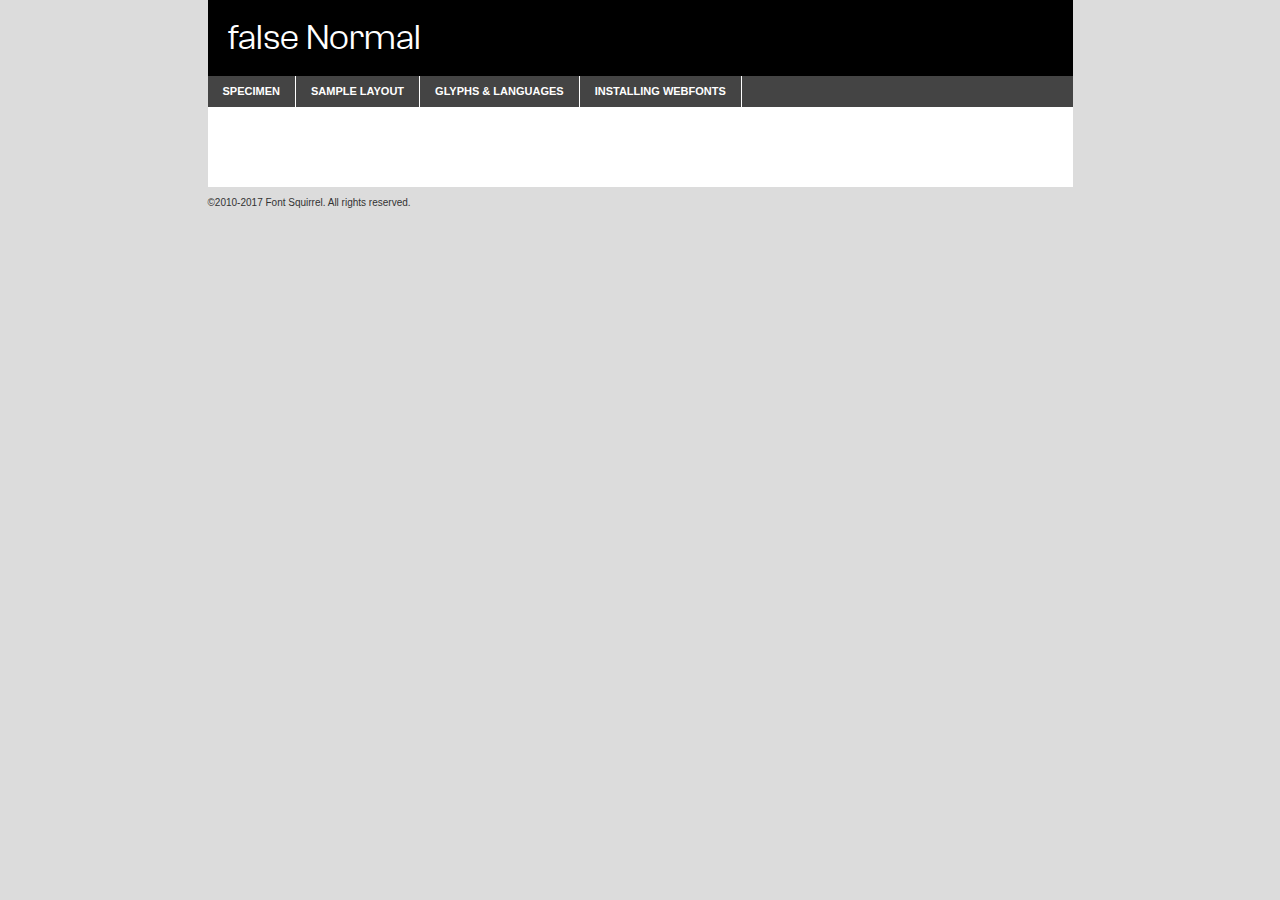
<file: fonts/clash-font/clashgrotesk-regular-demo.html>
<!DOCTYPE html PUBLIC "-//W3C//DTD XHTML 1.0 Transitional//EN"
	"http://www.w3.org/TR/xhtml1/DTD/xhtml1-transitional.dtd">

<html xmlns="http://www.w3.org/1999/xhtml" xml:lang="en" lang="en">
<head>
	<meta http-equiv="Content-Type" content="text/html; charset=utf-8" />
	<script src="http://ajax.googleapis.com/ajax/libs/jquery/1.7.2/jquery.min.js" type="text/javascript" charset="utf-8"></script>
	<script type="text/javascript">
	(function($){$.fn.easyTabs=function(option){var param=jQuery.extend({fadeSpeed:"fast",defaultContent:1,activeClass:'active'},option);$(this).each(function(){var thisId="#"+this.id;if(param.defaultContent==''){param.defaultContent=1;}
	if(typeof param.defaultContent=="number")
	{var defaultTab=$(thisId+" .tabs li:eq("+(param.defaultContent-1)+") a").attr('href').substr(1);}else{var defaultTab=param.defaultContent;}
	$(thisId+" .tabs li a").each(function(){var tabToHide=$(this).attr('href').substr(1);$("#"+tabToHide).addClass('easytabs-tab-content');});hideAll();changeContent(defaultTab);function hideAll(){$(thisId+" .easytabs-tab-content").hide();}
	function changeContent(tabId){hideAll();$(thisId+" .tabs li").removeClass(param.activeClass);$(thisId+" .tabs li a[href=#"+tabId+"]").closest('li').addClass(param.activeClass);if(param.fadeSpeed!="none")
	{$(thisId+" #"+tabId).fadeIn(param.fadeSpeed);}else{$(thisId+" #"+tabId).show();}}
	$(thisId+" .tabs li").click(function(){var tabId=$(this).find('a').attr('href').substr(1);changeContent(tabId);return false;});});}})(jQuery);
	</script>
	<link rel="stylesheet" href="specimen_files/specimen_stylesheet.css" type="text/css" charset="utf-8" />
	<link rel="stylesheet" href="stylesheet.css" type="text/css" charset="utf-8" />

	<style type="text/css">
					body{
				font-family: 'falsenormal';
							}
		</style>

	<title>false Normal Specimen</title>
	
	
	<script type="text/javascript" charset="utf-8">
		$(document).ready(function() {
			$('#container').easyTabs({defaultContent:1});
		});
	</script>
</head>

<body>
<div id="container">
	<div id="header">
		false Normal	</div>
	<ul class="tabs">
		<li><a href="#specimen">Specimen</a></li>
		<li><a href="#layout">Sample Layout</a></li>
				<li><a href="#glyphs">Glyphs &amp; Languages</a></li>
		<li><a href="#installing">Installing Webfonts</a></li>
		
	</ul>
	
	<div id="main_content">

		
			<div id="specimen">
		
				<div class="section">
					<div class="grid12 firstcol">
						<div class="huge">AaBb</div>
					</div>
				</div>
		
				<div class="section">
					<div class="glyph_range">A&#x200B;B&#x200b;C&#x200b;D&#x200b;E&#x200b;F&#x200b;G&#x200b;H&#x200b;I&#x200b;J&#x200b;K&#x200b;L&#x200b;M&#x200b;N&#x200b;O&#x200b;P&#x200b;Q&#x200b;R&#x200b;S&#x200b;T&#x200b;U&#x200b;V&#x200b;W&#x200b;X&#x200b;Y&#x200b;Z&#x200b;a&#x200b;b&#x200b;c&#x200b;d&#x200b;e&#x200b;f&#x200b;g&#x200b;h&#x200b;i&#x200b;j&#x200b;k&#x200b;l&#x200b;m&#x200b;n&#x200b;o&#x200b;p&#x200b;q&#x200b;r&#x200b;s&#x200b;t&#x200b;u&#x200b;v&#x200b;w&#x200b;x&#x200b;y&#x200b;z&#x200b;1&#x200b;2&#x200b;3&#x200b;4&#x200b;5&#x200b;6&#x200b;7&#x200b;8&#x200b;9&#x200b;0&#x200b;&amp;&#x200b;.&#x200b;,&#x200b;?&#x200b;!&#x200b;&#64;&#x200b;(&#x200b;)&#x200b;#&#x200b;$&#x200b;%&#x200b;*&#x200b;+&#x200b;-&#x200b;=&#x200b;:&#x200b;;</div>
				</div>
				<div class="section">
					<div class="grid12 firstcol">
						<table class="sample_table">
							<tr><td>10</td><td class="size10">abcdefghijklmnopqrstuvwxyzABCDEFGHIJKLMNOPQRSTUVWXYZ0123456789abcdefghijklmnopqrstuvwxyzABCDEFGHIJKLMNOPQRSTUVWXYZ0123456789abcdefghijklmnopqrstuvwxyzABCDEFGHIJKLMNOPQRSTUVWXYZ</td></tr>
							<tr><td>11</td><td class="size11">abcdefghijklmnopqrstuvwxyzABCDEFGHIJKLMNOPQRSTUVWXYZ0123456789abcdefghijklmnopqrstuvwxyzABCDEFGHIJKLMNOPQRSTUVWXYZ0123456789abcdefghijklmnopqrstuvwxyzABCDEFGHIJKLMNOPQRSTUVWXYZ</td></tr>
							<tr><td>12</td><td class="size12">abcdefghijklmnopqrstuvwxyzABCDEFGHIJKLMNOPQRSTUVWXYZ0123456789abcdefghijklmnopqrstuvwxyzABCDEFGHIJKLMNOPQRSTUVWXYZ0123456789abcdefghijklmnopqrstuvwxyzABCDEFGHIJKLMNOPQRSTUVWXYZ</td></tr>
							<tr><td>13</td><td class="size13">abcdefghijklmnopqrstuvwxyzABCDEFGHIJKLMNOPQRSTUVWXYZ0123456789abcdefghijklmnopqrstuvwxyzABCDEFGHIJKLMNOPQRSTUVWXYZ0123456789abcdefghijklmnopqrstuvwxyzABCDEFGHIJKLMNOPQRSTUVWXYZ</td></tr>
							<tr><td>14</td><td class="size14">abcdefghijklmnopqrstuvwxyzABCDEFGHIJKLMNOPQRSTUVWXYZ0123456789abcdefghijklmnopqrstuvwxyzABCDEFGHIJKLMNOPQRSTUVWXYZ0123456789abcdefghijklmnopqrstuvwxyzABCDEFGHIJKLMNOPQRSTUVWXYZ</td></tr>
							<tr><td>16</td><td class="size16">abcdefghijklmnopqrstuvwxyzABCDEFGHIJKLMNOPQRSTUVWXYZ0123456789abcdefghijklmnopqrstuvwxyzABCDEFGHIJKLMNOPQRSTUVWXYZ</td></tr>
							<tr><td>18</td><td class="size18">abcdefghijklmnopqrstuvwxyzABCDEFGHIJKLMNOPQRSTUVWXYZ0123456789abcdefghijklmnopqrstuvwxyzABCDEFGHIJKLMNOPQRSTUVWXYZ</td></tr>
							<tr><td>20</td><td class="size20">abcdefghijklmnopqrstuvwxyzABCDEFGHIJKLMNOPQRSTUVWXYZ0123456789abcdefghijklmnopqrstuvwxyzABCDEFGHIJKLMNOPQRSTUVWXYZ</td></tr>
							<tr><td>24</td><td class="size24">abcdefghijklmnopqrstuvwxyzABCDEFGHIJKLMNOPQRSTUVWXYZ0123456789abcdefghijklmnopqrstuvwxyzABCDEFGHIJKLMNOPQRSTUVWXYZ</td></tr>
							<tr><td>30</td><td class="size30">abcdefghijklmnopqrstuvwxyzABCDEFGHIJKLMNOPQRSTUVWXYZ0123456789abcdefghijklmnopqrstuvwxyzABCDEFGHIJKLMNOPQRSTUVWXYZ</td></tr>
							<tr><td>36</td><td class="size36">abcdefghijklmnopqrstuvwxyzABCDEFGHIJKLMNOPQRSTUVWXYZ0123456789abcdefghijklmnopqrstuvwxyzABCDEFGHIJKLMNOPQRSTUVWXYZ</td></tr>
							<tr><td>48</td><td class="size48">abcdefghijklmnopqrstuvwxyzABCDEFGHIJKLMNOPQRSTUVWXYZ0123456789abcdefghijklmnopqrstuvwxyzABCDEFGHIJKLMNOPQRSTUVWXYZ</td></tr>
							<tr><td>60</td><td class="size60">abcdefghijklmnopqrstuvwxyzABCDEFGHIJKLMNOPQRSTUVWXYZ0123456789abcdefghijklmnopqrstuvwxyzABCDEFGHIJKLMNOPQRSTUVWXYZ</td></tr>
							<tr><td>72</td><td class="size72">abcdefghijklmnopqrstuvwxyzABCDEFGHIJKLMNOPQRSTUVWXYZ0123456789abcdefghijklmnopqrstuvwxyzABCDEFGHIJKLMNOPQRSTUVWXYZ</td></tr>
							<tr><td>90</td><td class="size90">abcdefghijklmnopqrstuvwxyzABCDEFGHIJKLMNOPQRSTUVWXYZ0123456789abcdefghijklmnopqrstuvwxyzABCDEFGHIJKLMNOPQRSTUVWXYZ</td></tr>
						</table>
				
					</div>
			
				</div>
		
		
		
								<div class="section" id="bodycomparison">


										<div id="xheight">
				<div class="fontbody">&#x25FC;&#x25FC;&#x25FC;&#x25FC;&#x25FC;&#x25FC;&#x25FC;&#x25FC;&#x25FC;&#x25FC;&#x25FC;&#x25FC;&#x25FC;&#x25FC;&#x25FC;&#x25FC;&#x25FC;&#x25FC;&#x25FC;&#x25FC;&#x25FC;&#x25FC;&#x25FC;&#x25FC;&#x25FC;&#x25FC;&#x25FC;&#x25FC;&#x25FC;&#x25FC;&#x25FC;&#x25FC;&#x25FC;&#x25FC;&#x25FC;&#x25FC;&#x25FC;&#x25FC;&#x25FC;&#x25FC;&#x25FC;&#x25FC;&#x25FC;&#x25FC;&#x25FC;&#x25FC;&#x25FC;&#x25FC;&#x25FC;&#x25FC;&#x25FC;&#x25FC;&#x25FC;&#x25FC;&#x25FC;&#x25FC;&#x25FC;&#x25FC;&#x25FC;&#x25FC;&#x25FC;&#x25FC;&#x25FC;&#x25FC;&#x25FC;&#x25FC;&#x25FC;&#x25FC;&#x25FC;&#x25FC;&#x25FC;&#x25FC;&#x25FC;&#x25FC;&#x25FC;&#x25FC;&#x25FC;&#x25FC;&#x25FC;&#x25FC;&#x25FC;&#x25FC;&#x25FC;&#x25FC;&#x25FC;&#x25FC;&#x25FC;&#x25FC;&#x25FC;&#x25FC;&#x25FC;&#x25FC;&#x25FC;&#x25FC;&#x25FC;&#x25FC;&#x25FC;&#x25FC;&#x25FC;body</div><div class="arialbody">body</div><div class="verdanabody">body</div><div class="georgiabody">body</div></div>
										<div class="fontbody" style="z-index:1">
											body<span>false Normal</span>
										</div>
										<div class="arialbody" style="z-index:1">
											body<span>Arial</span>
										</div>
										<div class="verdanabody" style="z-index:1">
											body<span>Verdana</span>
										</div>
										<div class="georgiabody" style="z-index:1">
											body<span>Georgia</span>
										</div>



								</div>
		
		
				<div class="section psample psample_row1" id="">
					
					<div class="grid2 firstcol">
						<p class="size10"><span>10.</span>Aenean lacinia bibendum nulla sed consectetur. Fusce dapibus, tellus ac cursus commodo, tortor mauris condimentum nibh, ut fermentum massa justo sit amet risus. Nullam id dolor id nibh ultricies vehicula ut id elit. Cum sociis natoque penatibus et magnis dis parturient montes, nascetur ridiculus mus. Nulla vitae elit libero, a pharetra augue.</p>
			
					</div>
					<div class="grid3">
						<p class="size11"><span>11.</span>Aenean lacinia bibendum nulla sed consectetur. Fusce dapibus, tellus ac cursus commodo, tortor mauris condimentum nibh, ut fermentum massa justo sit amet risus. Nullam id dolor id nibh ultricies vehicula ut id elit. Cum sociis natoque penatibus et magnis dis parturient montes, nascetur ridiculus mus. Nulla vitae elit libero, a pharetra augue.</p>
			
					</div>
					<div class="grid3">
						<p class="size12"><span>12.</span>Aenean lacinia bibendum nulla sed consectetur. Fusce dapibus, tellus ac cursus commodo, tortor mauris condimentum nibh, ut fermentum massa justo sit amet risus. Nullam id dolor id nibh ultricies vehicula ut id elit. Cum sociis natoque penatibus et magnis dis parturient montes, nascetur ridiculus mus. Nulla vitae elit libero, a pharetra augue.</p>
			
					</div>
					<div class="grid4">
						<p class="size13"><span>13.</span>Aenean lacinia bibendum nulla sed consectetur. Fusce dapibus, tellus ac cursus commodo, tortor mauris condimentum nibh, ut fermentum massa justo sit amet risus. Nullam id dolor id nibh ultricies vehicula ut id elit. Cum sociis natoque penatibus et magnis dis parturient montes, nascetur ridiculus mus. Nulla vitae elit libero, a pharetra augue.</p>
			
					</div>
					<div class="white_blend"></div>
					
				</div>
				<div class="section psample psample_row2" id="">
					<div class="grid3 firstcol">
						<p class="size14"><span>14.</span>Aenean lacinia bibendum nulla sed consectetur. Fusce dapibus, tellus ac cursus commodo, tortor mauris condimentum nibh, ut fermentum massa justo sit amet risus. Nullam id dolor id nibh ultricies vehicula ut id elit. Cum sociis natoque penatibus et magnis dis parturient montes, nascetur ridiculus mus. Nulla vitae elit libero, a pharetra augue.</p>
			
					</div>
					<div class="grid4">
						<p class="size16"><span>16.</span>Aenean lacinia bibendum nulla sed consectetur. Fusce dapibus, tellus ac cursus commodo, tortor mauris condimentum nibh, ut fermentum massa justo sit amet risus. Nullam id dolor id nibh ultricies vehicula ut id elit. Cum sociis natoque penatibus et magnis dis parturient montes, nascetur ridiculus mus. Nulla vitae elit libero, a pharetra augue.</p>
			
					</div>
					<div class="grid5">
						<p class="size18"><span>18.</span>Aenean lacinia bibendum nulla sed consectetur. Fusce dapibus, tellus ac cursus commodo, tortor mauris condimentum nibh, ut fermentum massa justo sit amet risus. Nullam id dolor id nibh ultricies vehicula ut id elit. Cum sociis natoque penatibus et magnis dis parturient montes, nascetur ridiculus mus. Nulla vitae elit libero, a pharetra augue.</p>
			
					</div>

					<div class="white_blend"></div>

				</div>
				
				<div class="section psample psample_row3" id="">
					<div class="grid5 firstcol">
						<p class="size20"><span>20.</span>Aenean lacinia bibendum nulla sed consectetur. Fusce dapibus, tellus ac cursus commodo, tortor mauris condimentum nibh, ut fermentum massa justo sit amet risus. Nullam id dolor id nibh ultricies vehicula ut id elit. Cum sociis natoque penatibus et magnis dis parturient montes, nascetur ridiculus mus. Nulla vitae elit libero, a pharetra augue.</p>
					</div>
					<div class="grid7">
						<p class="size24"><span>24.</span>Aenean lacinia bibendum nulla sed consectetur. Fusce dapibus, tellus ac cursus commodo, tortor mauris condimentum nibh, ut fermentum massa justo sit amet risus. Nullam id dolor id nibh ultricies vehicula ut id elit. Cum sociis natoque penatibus et magnis dis parturient montes, nascetur ridiculus mus. Nulla vitae elit libero, a pharetra augue.</p>
					</div>
					
					<div class="white_blend"></div>
					
				</div>
				
				<div class="section psample psample_row4" id="">
					<div class="grid12 firstcol">
						<p class="size30"><span>30.</span>Aenean lacinia bibendum nulla sed consectetur. Fusce dapibus, tellus ac cursus commodo, tortor mauris condimentum nibh, ut fermentum massa justo sit amet risus. Nullam id dolor id nibh ultricies vehicula ut id elit. Cum sociis natoque penatibus et magnis dis parturient montes, nascetur ridiculus mus. Nulla vitae elit libero, a pharetra augue.</p>
					</div>
					<div class="white_blend"></div>
					
				</div>
				
				
				
				<div class="section psample psample_row1 fullreverse">
					<div class="grid2 firstcol">
						<p class="size10"><span>10.</span>Aenean lacinia bibendum nulla sed consectetur. Fusce dapibus, tellus ac cursus commodo, tortor mauris condimentum nibh, ut fermentum massa justo sit amet risus. Nullam id dolor id nibh ultricies vehicula ut id elit. Cum sociis natoque penatibus et magnis dis parturient montes, nascetur ridiculus mus. Nulla vitae elit libero, a pharetra augue.</p>
			
					</div>
					<div class="grid3">
						<p class="size11"><span>11.</span>Aenean lacinia bibendum nulla sed consectetur. Fusce dapibus, tellus ac cursus commodo, tortor mauris condimentum nibh, ut fermentum massa justo sit amet risus. Nullam id dolor id nibh ultricies vehicula ut id elit. Cum sociis natoque penatibus et magnis dis parturient montes, nascetur ridiculus mus. Nulla vitae elit libero, a pharetra augue.</p>
			
					</div>
					<div class="grid3">
						<p class="size12"><span>12.</span>Aenean lacinia bibendum nulla sed consectetur. Fusce dapibus, tellus ac cursus commodo, tortor mauris condimentum nibh, ut fermentum massa justo sit amet risus. Nullam id dolor id nibh ultricies vehicula ut id elit. Cum sociis natoque penatibus et magnis dis parturient montes, nascetur ridiculus mus. Nulla vitae elit libero, a pharetra augue.</p>
			
					</div>
					<div class="grid4">
						<p class="size13"><span>13.</span>Aenean lacinia bibendum nulla sed consectetur. Fusce dapibus, tellus ac cursus commodo, tortor mauris condimentum nibh, ut fermentum massa justo sit amet risus. Nullam id dolor id nibh ultricies vehicula ut id elit. Cum sociis natoque penatibus et magnis dis parturient montes, nascetur ridiculus mus. Nulla vitae elit libero, a pharetra augue.</p>
			
					</div>
					<div class="black_blend"></div>
					
				</div>
				
				<div class="section psample psample_row2 fullreverse">
					<div class="grid3 firstcol">
						<p class="size14"><span>14.</span>Aenean lacinia bibendum nulla sed consectetur. Fusce dapibus, tellus ac cursus commodo, tortor mauris condimentum nibh, ut fermentum massa justo sit amet risus. Nullam id dolor id nibh ultricies vehicula ut id elit. Cum sociis natoque penatibus et magnis dis parturient montes, nascetur ridiculus mus. Nulla vitae elit libero, a pharetra augue.</p>
			
					</div>
					<div class="grid4">
						<p class="size16"><span>16.</span>Aenean lacinia bibendum nulla sed consectetur. Fusce dapibus, tellus ac cursus commodo, tortor mauris condimentum nibh, ut fermentum massa justo sit amet risus. Nullam id dolor id nibh ultricies vehicula ut id elit. Cum sociis natoque penatibus et magnis dis parturient montes, nascetur ridiculus mus. Nulla vitae elit libero, a pharetra augue.</p>
			
					</div>
					<div class="grid5">
						<p class="size18"><span>18.</span>Aenean lacinia bibendum nulla sed consectetur. Fusce dapibus, tellus ac cursus commodo, tortor mauris condimentum nibh, ut fermentum massa justo sit amet risus. Nullam id dolor id nibh ultricies vehicula ut id elit. Cum sociis natoque penatibus et magnis dis parturient montes, nascetur ridiculus mus. Nulla vitae elit libero, a pharetra augue.</p>
			
					</div>
					<div class="black_blend"></div>

				</div>
				
				<div class="section psample fullreverse psample_row3" id="">
					<div class="grid5 firstcol">
						<p class="size20"><span>20.</span>Aenean lacinia bibendum nulla sed consectetur. Fusce dapibus, tellus ac cursus commodo, tortor mauris condimentum nibh, ut fermentum massa justo sit amet risus. Nullam id dolor id nibh ultricies vehicula ut id elit. Cum sociis natoque penatibus et magnis dis parturient montes, nascetur ridiculus mus. Nulla vitae elit libero, a pharetra augue.</p>
					</div>
					<div class="grid7">
						<p class="size24"><span>24.</span>Aenean lacinia bibendum nulla sed consectetur. Fusce dapibus, tellus ac cursus commodo, tortor mauris condimentum nibh, ut fermentum massa justo sit amet risus. Nullam id dolor id nibh ultricies vehicula ut id elit. Cum sociis natoque penatibus et magnis dis parturient montes, nascetur ridiculus mus. Nulla vitae elit libero, a pharetra augue.</p>
					</div>
					
					<div class="black_blend"></div>
					
				</div>
				
				<div class="section psample fullreverse psample_row4" id="" style="border-bottom: 20px #000 solid;">
					<div class="grid12 firstcol">
						<p class="size30"><span>30.</span>Aenean lacinia bibendum nulla sed consectetur. Fusce dapibus, tellus ac cursus commodo, tortor mauris condimentum nibh, ut fermentum massa justo sit amet risus. Nullam id dolor id nibh ultricies vehicula ut id elit. Cum sociis natoque penatibus et magnis dis parturient montes, nascetur ridiculus mus. Nulla vitae elit libero, a pharetra augue.</p>
					</div>
					<div class="black_blend"></div>
					
				</div>
				
				
				
				
			</div>
			
			<div id="layout">
				
				<div class="section">
					
					<div class="grid12 firstcol">
						<h1>Lorem Ipsum Dolor</h1>
						<h2>Etiam porta sem malesuada magna mollis euismod</h2>
						
						<p class="byline">By <a href="#link">Aenean Lacinia</a></p>
					</div>
				</div>
				<div class="section">
					<div class="grid8 firstcol">
						<p class="large">Donec sed odio dui. Morbi leo risus, porta ac consectetur ac, vestibulum at eros. Fusce dapibus, tellus ac cursus commodo, tortor mauris condimentum nibh, ut fermentum massa justo sit amet risus. </p>

						
						<h3>Pellentesque ornare sem</h3>

						<p>Maecenas sed diam eget risus varius blandit sit amet non magna. Maecenas faucibus mollis interdum. Donec ullamcorper nulla non metus auctor fringilla. Nullam id dolor id nibh ultricies vehicula ut id elit. Nullam id dolor id nibh ultricies vehicula ut id elit. </p>

						<p>Aenean eu leo quam. Pellentesque ornare sem lacinia quam venenatis vestibulum. Lorem ipsum dolor sit amet, consectetur adipiscing elit. Cum sociis natoque penatibus et magnis dis parturient montes, nascetur ridiculus mus. </p>

						<p>Nulla vitae elit libero, a pharetra augue. Praesent commodo cursus magna, vel scelerisque nisl consectetur et. Aenean lacinia bibendum nulla sed consectetur. </p>

						<p>Nullam quis risus eget urna mollis ornare vel eu leo. Nullam quis risus eget urna mollis ornare vel eu leo. Maecenas sed diam eget risus varius blandit sit amet non magna. Donec ullamcorper nulla non metus auctor fringilla. </p>

						<h3>Cras mattis consectetur</h3>

						<p>Aenean eu leo quam. Pellentesque ornare sem lacinia quam venenatis vestibulum. Aenean lacinia bibendum nulla sed consectetur. Integer posuere erat a ante venenatis dapibus posuere velit aliquet. Cras mattis consectetur purus sit amet fermentum. </p>

						<p>Nullam id dolor id nibh ultricies vehicula ut id elit. Nullam quis risus eget urna mollis ornare vel eu leo. Cras mattis consectetur purus sit amet fermentum.</p>
					</div>
					
					<div class="grid4 sidebar">
						
						<div class="box reverse">
							<p class="last">Nullam quis risus eget urna mollis ornare vel eu leo. Donec ullamcorper nulla non metus auctor fringilla. Cras mattis consectetur purus sit amet fermentum. Sed posuere consectetur est at lobortis. Lorem ipsum dolor sit amet, consectetur adipiscing elit. </p>
						</div>
						
						<p class="caption">Maecenas sed diam eget risus varius.</p>

						<p>Vestibulum id ligula porta felis euismod semper. Integer posuere erat a ante venenatis dapibus posuere velit aliquet. Vestibulum id ligula porta felis euismod semper. Sed posuere consectetur est at lobortis. Maecenas sed diam eget risus varius blandit sit amet non magna. Fusce dapibus, tellus ac cursus commodo, tortor mauris condimentum nibh, ut fermentum massa justo sit amet risus. </p>

					

						<p>Duis mollis, est non commodo luctus, nisi erat porttitor ligula, eget lacinia odio sem nec elit. Aenean lacinia bibendum nulla sed consectetur. Vivamus sagittis lacus vel augue laoreet rutrum faucibus dolor auctor. Aenean lacinia bibendum nulla sed consectetur. Nullam quis risus eget urna mollis ornare vel eu leo. </p>

						<p>Praesent commodo cursus magna, vel scelerisque nisl consectetur et. Donec ullamcorper nulla non metus auctor fringilla. Maecenas faucibus mollis interdum. Fusce dapibus, tellus ac cursus commodo, tortor mauris condimentum nibh, ut fermentum massa justo sit amet risus. </p>

					</div>
				</div>
				
			</div>


			



		<div id="glyphs">
			<div class="section">
				<div class="grid12 firstcol">
			
				<h1>Language Support</h1>
				<p>The subset of false Normal in this kit supports the following languages:<br />
			
					Albanian, Basque, Breton, Chamorro, Danish, Dutch, English, Faroese, Finnish, French, Frisian, Galician, German, Icelandic, Italian, Malagasy, Norwegian, Portuguese, Spanish, Alsatian, Aragonese, Arapaho, Arrernte, Asturian, Aymara, Bislama, Cebuano, Corsican, Fijian, French_creole, Genoese, Gilbertese, Greenlandic, Haitian_creole, Hiligaynon, Hmong, Hopi, Ibanag, Iloko_ilokano, Indonesian, Interglossa_glosa, Interlingua, Irish_gaelic, Jerriais, Lojban, Lombard, Luxembourgeois, Manx, Mohawk, Norfolk_pitcairnese, Occitan, Oromo, Pangasinan, Papiamento, Piedmontese, Potawatomi, Rhaeto-romance, Romansh, Rotokas, Sami_lule, Samoan, Sardinian, Scots_gaelic, Seychelles_creole, Shona, Sicilian, Somali, Southern_ndebele, Swahili, Swati_swazi, Tagalog_filipino_pilipino, Tetum, Tok_pisin, Uyghur_latinized, Volapuk, Walloon, Warlpiri, Xhosa, Yapese, Zulu, Latinbasic, Ubasic, Demo				</p>
				<h1>Glyph Chart</h1>
				<p>The subset of false Normal in this kit includes all the glyphs listed below. Unicode entities are included above each glyph to help you insert individual characters into your layout.</p>
				<div id="glyph_chart">
			
																				 <div><p>&amp;#13;</p>&#13;</div>
																				 <div><p>&amp;#32;</p>&#32;</div>
																				 <div><p>&amp;#33;</p>&#33;</div>
																				 <div><p>&amp;#34;</p>&#34;</div>
																				 <div><p>&amp;#35;</p>&#35;</div>
																				 <div><p>&amp;#36;</p>&#36;</div>
																				 <div><p>&amp;#37;</p>&#37;</div>
																				 <div><p>&amp;#38;</p>&#38;</div>
																				 <div><p>&amp;#39;</p>&#39;</div>
																				 <div><p>&amp;#40;</p>&#40;</div>
																				 <div><p>&amp;#41;</p>&#41;</div>
																				 <div><p>&amp;#42;</p>&#42;</div>
																				 <div><p>&amp;#43;</p>&#43;</div>
																				 <div><p>&amp;#44;</p>&#44;</div>
																				 <div><p>&amp;#45;</p>&#45;</div>
																				 <div><p>&amp;#46;</p>&#46;</div>
																				 <div><p>&amp;#47;</p>&#47;</div>
																				 <div><p>&amp;#48;</p>&#48;</div>
																				 <div><p>&amp;#49;</p>&#49;</div>
																				 <div><p>&amp;#50;</p>&#50;</div>
																				 <div><p>&amp;#51;</p>&#51;</div>
																				 <div><p>&amp;#52;</p>&#52;</div>
																				 <div><p>&amp;#53;</p>&#53;</div>
																				 <div><p>&amp;#54;</p>&#54;</div>
																				 <div><p>&amp;#55;</p>&#55;</div>
																				 <div><p>&amp;#56;</p>&#56;</div>
																				 <div><p>&amp;#57;</p>&#57;</div>
																				 <div><p>&amp;#58;</p>&#58;</div>
																				 <div><p>&amp;#59;</p>&#59;</div>
																				 <div><p>&amp;#60;</p>&#60;</div>
																				 <div><p>&amp;#61;</p>&#61;</div>
																				 <div><p>&amp;#62;</p>&#62;</div>
																				 <div><p>&amp;#63;</p>&#63;</div>
																				 <div><p>&amp;#64;</p>&#64;</div>
																				 <div><p>&amp;#65;</p>&#65;</div>
																				 <div><p>&amp;#66;</p>&#66;</div>
																				 <div><p>&amp;#67;</p>&#67;</div>
																				 <div><p>&amp;#68;</p>&#68;</div>
																				 <div><p>&amp;#69;</p>&#69;</div>
																				 <div><p>&amp;#70;</p>&#70;</div>
																				 <div><p>&amp;#71;</p>&#71;</div>
																				 <div><p>&amp;#72;</p>&#72;</div>
																				 <div><p>&amp;#73;</p>&#73;</div>
																				 <div><p>&amp;#74;</p>&#74;</div>
																				 <div><p>&amp;#75;</p>&#75;</div>
																				 <div><p>&amp;#76;</p>&#76;</div>
																				 <div><p>&amp;#77;</p>&#77;</div>
																				 <div><p>&amp;#78;</p>&#78;</div>
																				 <div><p>&amp;#79;</p>&#79;</div>
																				 <div><p>&amp;#80;</p>&#80;</div>
																				 <div><p>&amp;#81;</p>&#81;</div>
																				 <div><p>&amp;#82;</p>&#82;</div>
																				 <div><p>&amp;#83;</p>&#83;</div>
																				 <div><p>&amp;#84;</p>&#84;</div>
																				 <div><p>&amp;#85;</p>&#85;</div>
																				 <div><p>&amp;#86;</p>&#86;</div>
																				 <div><p>&amp;#87;</p>&#87;</div>
																				 <div><p>&amp;#88;</p>&#88;</div>
																				 <div><p>&amp;#89;</p>&#89;</div>
																				 <div><p>&amp;#90;</p>&#90;</div>
																				 <div><p>&amp;#91;</p>&#91;</div>
																				 <div><p>&amp;#92;</p>&#92;</div>
																				 <div><p>&amp;#93;</p>&#93;</div>
																				 <div><p>&amp;#94;</p>&#94;</div>
																				 <div><p>&amp;#95;</p>&#95;</div>
																				 <div><p>&amp;#96;</p>&#96;</div>
																				 <div><p>&amp;#97;</p>&#97;</div>
																				 <div><p>&amp;#98;</p>&#98;</div>
																				 <div><p>&amp;#99;</p>&#99;</div>
																				 <div><p>&amp;#100;</p>&#100;</div>
																				 <div><p>&amp;#101;</p>&#101;</div>
																				 <div><p>&amp;#102;</p>&#102;</div>
																				 <div><p>&amp;#103;</p>&#103;</div>
																				 <div><p>&amp;#104;</p>&#104;</div>
																				 <div><p>&amp;#105;</p>&#105;</div>
																				 <div><p>&amp;#106;</p>&#106;</div>
																				 <div><p>&amp;#107;</p>&#107;</div>
																				 <div><p>&amp;#108;</p>&#108;</div>
																				 <div><p>&amp;#109;</p>&#109;</div>
																				 <div><p>&amp;#110;</p>&#110;</div>
																				 <div><p>&amp;#111;</p>&#111;</div>
																				 <div><p>&amp;#112;</p>&#112;</div>
																				 <div><p>&amp;#113;</p>&#113;</div>
																				 <div><p>&amp;#114;</p>&#114;</div>
																				 <div><p>&amp;#115;</p>&#115;</div>
																				 <div><p>&amp;#116;</p>&#116;</div>
																				 <div><p>&amp;#117;</p>&#117;</div>
																				 <div><p>&amp;#118;</p>&#118;</div>
																				 <div><p>&amp;#119;</p>&#119;</div>
																				 <div><p>&amp;#120;</p>&#120;</div>
																				 <div><p>&amp;#121;</p>&#121;</div>
																				 <div><p>&amp;#122;</p>&#122;</div>
																				 <div><p>&amp;#123;</p>&#123;</div>
																				 <div><p>&amp;#124;</p>&#124;</div>
																				 <div><p>&amp;#125;</p>&#125;</div>
																				 <div><p>&amp;#126;</p>&#126;</div>
																				 <div><p>&amp;#160;</p>&#160;</div>
																				 <div><p>&amp;#161;</p>&#161;</div>
																				 <div><p>&amp;#162;</p>&#162;</div>
																				 <div><p>&amp;#163;</p>&#163;</div>
																				 <div><p>&amp;#164;</p>&#164;</div>
																				 <div><p>&amp;#165;</p>&#165;</div>
																				 <div><p>&amp;#166;</p>&#166;</div>
																				 <div><p>&amp;#167;</p>&#167;</div>
																				 <div><p>&amp;#168;</p>&#168;</div>
																				 <div><p>&amp;#169;</p>&#169;</div>
																				 <div><p>&amp;#170;</p>&#170;</div>
																				 <div><p>&amp;#171;</p>&#171;</div>
																				 <div><p>&amp;#172;</p>&#172;</div>
																				 <div><p>&amp;#173;</p>&#173;</div>
																				 <div><p>&amp;#174;</p>&#174;</div>
																				 <div><p>&amp;#175;</p>&#175;</div>
																				 <div><p>&amp;#176;</p>&#176;</div>
																				 <div><p>&amp;#177;</p>&#177;</div>
																				 <div><p>&amp;#178;</p>&#178;</div>
																				 <div><p>&amp;#179;</p>&#179;</div>
																				 <div><p>&amp;#180;</p>&#180;</div>
																				 <div><p>&amp;#182;</p>&#182;</div>
																				 <div><p>&amp;#183;</p>&#183;</div>
																				 <div><p>&amp;#184;</p>&#184;</div>
																				 <div><p>&amp;#185;</p>&#185;</div>
																				 <div><p>&amp;#186;</p>&#186;</div>
																				 <div><p>&amp;#187;</p>&#187;</div>
																				 <div><p>&amp;#188;</p>&#188;</div>
																				 <div><p>&amp;#189;</p>&#189;</div>
																				 <div><p>&amp;#190;</p>&#190;</div>
																				 <div><p>&amp;#191;</p>&#191;</div>
																				 <div><p>&amp;#192;</p>&#192;</div>
																				 <div><p>&amp;#193;</p>&#193;</div>
																				 <div><p>&amp;#194;</p>&#194;</div>
																				 <div><p>&amp;#195;</p>&#195;</div>
																				 <div><p>&amp;#196;</p>&#196;</div>
																				 <div><p>&amp;#197;</p>&#197;</div>
																				 <div><p>&amp;#198;</p>&#198;</div>
																				 <div><p>&amp;#199;</p>&#199;</div>
																				 <div><p>&amp;#200;</p>&#200;</div>
																				 <div><p>&amp;#201;</p>&#201;</div>
																				 <div><p>&amp;#202;</p>&#202;</div>
																				 <div><p>&amp;#203;</p>&#203;</div>
																				 <div><p>&amp;#204;</p>&#204;</div>
																				 <div><p>&amp;#205;</p>&#205;</div>
																				 <div><p>&amp;#206;</p>&#206;</div>
																				 <div><p>&amp;#207;</p>&#207;</div>
																				 <div><p>&amp;#208;</p>&#208;</div>
																				 <div><p>&amp;#209;</p>&#209;</div>
																				 <div><p>&amp;#210;</p>&#210;</div>
																				 <div><p>&amp;#211;</p>&#211;</div>
																				 <div><p>&amp;#212;</p>&#212;</div>
																				 <div><p>&amp;#213;</p>&#213;</div>
																				 <div><p>&amp;#214;</p>&#214;</div>
																				 <div><p>&amp;#215;</p>&#215;</div>
																				 <div><p>&amp;#216;</p>&#216;</div>
																				 <div><p>&amp;#217;</p>&#217;</div>
																				 <div><p>&amp;#218;</p>&#218;</div>
																				 <div><p>&amp;#219;</p>&#219;</div>
																				 <div><p>&amp;#220;</p>&#220;</div>
																				 <div><p>&amp;#221;</p>&#221;</div>
																				 <div><p>&amp;#222;</p>&#222;</div>
																				 <div><p>&amp;#223;</p>&#223;</div>
																				 <div><p>&amp;#224;</p>&#224;</div>
																				 <div><p>&amp;#225;</p>&#225;</div>
																				 <div><p>&amp;#226;</p>&#226;</div>
																				 <div><p>&amp;#227;</p>&#227;</div>
																				 <div><p>&amp;#228;</p>&#228;</div>
																				 <div><p>&amp;#229;</p>&#229;</div>
																				 <div><p>&amp;#230;</p>&#230;</div>
																				 <div><p>&amp;#231;</p>&#231;</div>
																				 <div><p>&amp;#232;</p>&#232;</div>
																				 <div><p>&amp;#233;</p>&#233;</div>
																				 <div><p>&amp;#234;</p>&#234;</div>
																				 <div><p>&amp;#235;</p>&#235;</div>
																				 <div><p>&amp;#236;</p>&#236;</div>
																				 <div><p>&amp;#237;</p>&#237;</div>
																				 <div><p>&amp;#238;</p>&#238;</div>
																				 <div><p>&amp;#239;</p>&#239;</div>
																				 <div><p>&amp;#240;</p>&#240;</div>
																				 <div><p>&amp;#241;</p>&#241;</div>
																				 <div><p>&amp;#242;</p>&#242;</div>
																				 <div><p>&amp;#243;</p>&#243;</div>
																				 <div><p>&amp;#244;</p>&#244;</div>
																				 <div><p>&amp;#245;</p>&#245;</div>
																				 <div><p>&amp;#246;</p>&#246;</div>
																				 <div><p>&amp;#247;</p>&#247;</div>
																				 <div><p>&amp;#248;</p>&#248;</div>
																				 <div><p>&amp;#249;</p>&#249;</div>
																				 <div><p>&amp;#250;</p>&#250;</div>
																				 <div><p>&amp;#251;</p>&#251;</div>
																				 <div><p>&amp;#252;</p>&#252;</div>
																				 <div><p>&amp;#253;</p>&#253;</div>
																				 <div><p>&amp;#254;</p>&#254;</div>
																				 <div><p>&amp;#255;</p>&#255;</div>
																				 <div><p>&amp;#338;</p>&#338;</div>
																				 <div><p>&amp;#339;</p>&#339;</div>
																				 <div><p>&amp;#376;</p>&#376;</div>
																				 <div><p>&amp;#710;</p>&#710;</div>
																				 <div><p>&amp;#732;</p>&#732;</div>
																				 <div><p>&amp;#8192;</p>&#8192;</div>
																				 <div><p>&amp;#8193;</p>&#8193;</div>
																				 <div><p>&amp;#8194;</p>&#8194;</div>
																				 <div><p>&amp;#8195;</p>&#8195;</div>
																				 <div><p>&amp;#8196;</p>&#8196;</div>
																				 <div><p>&amp;#8197;</p>&#8197;</div>
																				 <div><p>&amp;#8198;</p>&#8198;</div>
																				 <div><p>&amp;#8199;</p>&#8199;</div>
																				 <div><p>&amp;#8200;</p>&#8200;</div>
																				 <div><p>&amp;#8201;</p>&#8201;</div>
																				 <div><p>&amp;#8202;</p>&#8202;</div>
																				 <div><p>&amp;#8208;</p>&#8208;</div>
																				 <div><p>&amp;#8209;</p>&#8209;</div>
																				 <div><p>&amp;#8210;</p>&#8210;</div>
																				 <div><p>&amp;#8211;</p>&#8211;</div>
																				 <div><p>&amp;#8212;</p>&#8212;</div>
																				 <div><p>&amp;#8216;</p>&#8216;</div>
																				 <div><p>&amp;#8217;</p>&#8217;</div>
																				 <div><p>&amp;#8218;</p>&#8218;</div>
																				 <div><p>&amp;#8220;</p>&#8220;</div>
																				 <div><p>&amp;#8221;</p>&#8221;</div>
																				 <div><p>&amp;#8222;</p>&#8222;</div>
																				 <div><p>&amp;#8226;</p>&#8226;</div>
																				 <div><p>&amp;#8230;</p>&#8230;</div>
																				 <div><p>&amp;#8239;</p>&#8239;</div>
																				 <div><p>&amp;#8249;</p>&#8249;</div>
																				 <div><p>&amp;#8250;</p>&#8250;</div>
																				 <div><p>&amp;#8287;</p>&#8287;</div>
																				 <div><p>&amp;#8364;</p>&#8364;</div>
																				 <div><p>&amp;#8482;</p>&#8482;</div>
																				 <div><p>&amp;#9724;</p>&#9724;</div>
																				 <div><p>&amp;#64257;</p>&#64257;</div>
																				 <div><p>&amp;#64258;</p>&#64258;</div>
																				 <div><p>&amp;#64259;</p>&#64259;</div>
																				 <div><p>&amp;#64260;</p>&#64260;</div>
																																																</div>	
				</div>
		
		
			</div>
		</div>
		
		
		<div id="specs">
			
		</div>
	
		<div id="installing">
			<div class="section">
				<div class="grid7 firstcol">
					<h1>Installing Webfonts</h1>
					
					<p>Webfonts are supported by all major browser platforms but not all in the same way. There are currently four different font formats that must be included in order to target all browsers. This includes TTF, WOFF, EOT and SVG.</p>
					
					<h2>1. Upload your webfonts</h2>
					<p>You must upload your webfont kit to your website. They should be in or near the same directory as your CSS files.</p>
					
					<h2>2. Include the webfont stylesheet</h2>
					<p>A special CSS @font-face declaration helps the various browsers select the appropriate font it needs without causing you a bunch of headaches. Learn more about this syntax by reading the <a href="https://www.fontspring.com/blog/further-hardening-of-the-bulletproof-syntax">Fontspring blog post</a> about it. The code for it is as follows:</p>


<code>
@font-face{ 
	font-family: 'MyWebFont';
	src: url('WebFont.eot');
	src: url('WebFont.eot?#iefix') format('embedded-opentype'),
	     url('WebFont.woff') format('woff'),
	     url('WebFont.ttf') format('truetype'),
	     url('WebFont.svg#webfont') format('svg');
}
</code>

	<p>We've already gone ahead and generated the code for you. All you have to do is link to the stylesheet in your HTML, like this:</p>
	<code>&lt;link rel=&quot;stylesheet&quot; href=&quot;stylesheet.css&quot; type=&quot;text/css&quot; charset=&quot;utf-8&quot; /&gt;</code>

					<h2>3. Modify your own stylesheet</h2>
					<p>To take advantage of your new fonts, you must tell your stylesheet to use them. Look at the original @font-face declaration above and find the property called "font-family." The name linked there will be what you use to reference the font. Prepend that webfont name to the font stack in the "font-family" property, inside the selector you want to change. For example:</p>
<code>p { font-family: 'WebFont', Arial, sans-serif; }</code>

<h2>4. Test</h2>
<p>Getting webfonts to work cross-browser <em>can</em> be tricky. Use the information in the sidebar to help you if you find that fonts aren't loading in a particular browser.</p>
				</div>
				
				<div class="grid5 sidebar">
					<div class="box">
						<h2>Troubleshooting<br />Font-Face Problems</h2>
						<p>Having trouble getting your webfonts to load in your new website? Here are some tips to sort out what might be the problem.</p>

						<h3>Fonts not showing in any browser</h3>

						<p>This sounds like you need to work on the plumbing. You either did not upload the fonts to the correct directory, or you did not link the fonts properly in the CSS. If you've confirmed that all this is correct and you still have a problem, take a look at your .htaccess file and see if requests are getting intercepted.</p>

						<h3>Fonts not loading in iPhone or iPad</h3>

						<p>The most common problem here is that you are serving the fonts from an IIS server. IIS refuses to serve files that have unknown MIME types. If that is the case, you must set the MIME type for SVG to "image/svg+xml" in the server settings. Follow these instructions from Microsoft if you need help.</p>

						<h3>Fonts not loading in Firefox</h3>

						<p>The primary reason for this failure? You are still using a version Firefox older than 3.5. So upgrade already! If that isn't it, then you are very likely serving fonts from a different domain. Firefox requires that all font assets be served from the same domain. Lastly it is possible that you need to add WOFF to your list of MIME types (if you are serving via IIS.)</p>

						<h3>Fonts not loading in IE</h3>

						<p>Are you looking at Internet Explorer on an actual Windows machine or are you cheating by using a service like Adobe BrowserLab? Many of these screenshot services do not render @font-face for IE. Best to test it on a real machine.</p>

						<h3>Fonts not loading in IE9</h3>

						<p>IE9, like Firefox, requires that fonts be served from the same domain as the website. Make sure that is the case.</p>
					</div>
				</div>
			</div>
			
		</div>
	
	</div>
	<div id="footer">
		<p>&copy;2010-2017 Font Squirrel. All rights reserved.</p>
	</div>
</div>
</body>
</html>
</file>
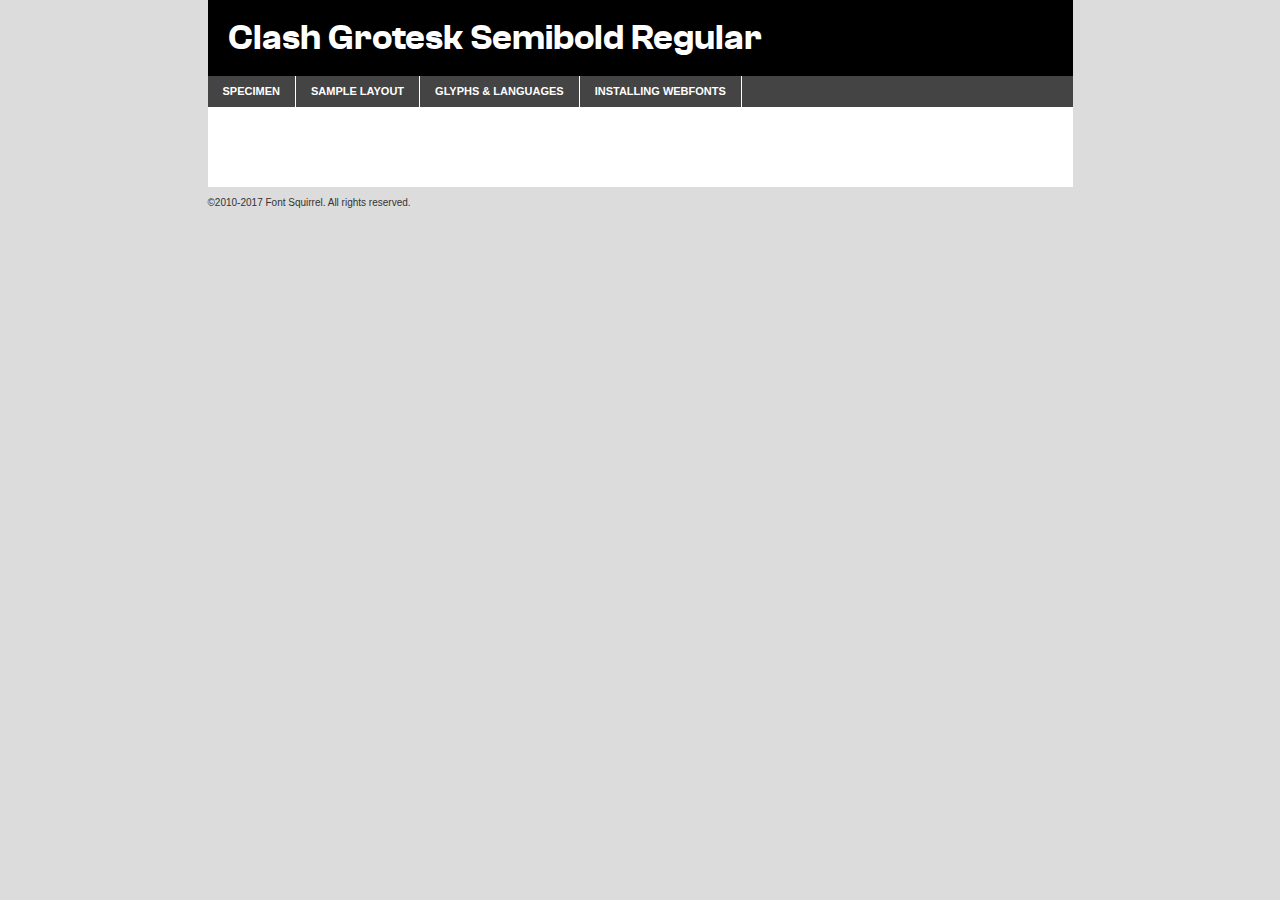
<file: fonts/clash-font/clashgrotesk-semibold-demo.html>
<!DOCTYPE html PUBLIC "-//W3C//DTD XHTML 1.0 Transitional//EN"
	"http://www.w3.org/TR/xhtml1/DTD/xhtml1-transitional.dtd">

<html xmlns="http://www.w3.org/1999/xhtml" xml:lang="en" lang="en">
<head>
	<meta http-equiv="Content-Type" content="text/html; charset=utf-8" />
	<script src="http://ajax.googleapis.com/ajax/libs/jquery/1.7.2/jquery.min.js" type="text/javascript" charset="utf-8"></script>
	<script type="text/javascript">
	(function($){$.fn.easyTabs=function(option){var param=jQuery.extend({fadeSpeed:"fast",defaultContent:1,activeClass:'active'},option);$(this).each(function(){var thisId="#"+this.id;if(param.defaultContent==''){param.defaultContent=1;}
	if(typeof param.defaultContent=="number")
	{var defaultTab=$(thisId+" .tabs li:eq("+(param.defaultContent-1)+") a").attr('href').substr(1);}else{var defaultTab=param.defaultContent;}
	$(thisId+" .tabs li a").each(function(){var tabToHide=$(this).attr('href').substr(1);$("#"+tabToHide).addClass('easytabs-tab-content');});hideAll();changeContent(defaultTab);function hideAll(){$(thisId+" .easytabs-tab-content").hide();}
	function changeContent(tabId){hideAll();$(thisId+" .tabs li").removeClass(param.activeClass);$(thisId+" .tabs li a[href=#"+tabId+"]").closest('li').addClass(param.activeClass);if(param.fadeSpeed!="none")
	{$(thisId+" #"+tabId).fadeIn(param.fadeSpeed);}else{$(thisId+" #"+tabId).show();}}
	$(thisId+" .tabs li").click(function(){var tabId=$(this).find('a').attr('href').substr(1);changeContent(tabId);return false;});});}})(jQuery);
	</script>
	<link rel="stylesheet" href="specimen_files/specimen_stylesheet.css" type="text/css" charset="utf-8" />
	<link rel="stylesheet" href="stylesheet.css" type="text/css" charset="utf-8" />

	<style type="text/css">
					body{
				font-family: 'clash_grotesksemibold';
							}
		</style>

	<title>Clash Grotesk Semibold Regular Specimen</title>
	
	
	<script type="text/javascript" charset="utf-8">
		$(document).ready(function() {
			$('#container').easyTabs({defaultContent:1});
		});
	</script>
</head>

<body>
<div id="container">
	<div id="header">
		Clash Grotesk Semibold Regular	</div>
	<ul class="tabs">
		<li><a href="#specimen">Specimen</a></li>
		<li><a href="#layout">Sample Layout</a></li>
				<li><a href="#glyphs">Glyphs &amp; Languages</a></li>
		<li><a href="#installing">Installing Webfonts</a></li>
		
	</ul>
	
	<div id="main_content">

		
			<div id="specimen">
		
				<div class="section">
					<div class="grid12 firstcol">
						<div class="huge">AaBb</div>
					</div>
				</div>
		
				<div class="section">
					<div class="glyph_range">A&#x200B;B&#x200b;C&#x200b;D&#x200b;E&#x200b;F&#x200b;G&#x200b;H&#x200b;I&#x200b;J&#x200b;K&#x200b;L&#x200b;M&#x200b;N&#x200b;O&#x200b;P&#x200b;Q&#x200b;R&#x200b;S&#x200b;T&#x200b;U&#x200b;V&#x200b;W&#x200b;X&#x200b;Y&#x200b;Z&#x200b;a&#x200b;b&#x200b;c&#x200b;d&#x200b;e&#x200b;f&#x200b;g&#x200b;h&#x200b;i&#x200b;j&#x200b;k&#x200b;l&#x200b;m&#x200b;n&#x200b;o&#x200b;p&#x200b;q&#x200b;r&#x200b;s&#x200b;t&#x200b;u&#x200b;v&#x200b;w&#x200b;x&#x200b;y&#x200b;z&#x200b;1&#x200b;2&#x200b;3&#x200b;4&#x200b;5&#x200b;6&#x200b;7&#x200b;8&#x200b;9&#x200b;0&#x200b;&amp;&#x200b;.&#x200b;,&#x200b;?&#x200b;!&#x200b;&#64;&#x200b;(&#x200b;)&#x200b;#&#x200b;$&#x200b;%&#x200b;*&#x200b;+&#x200b;-&#x200b;=&#x200b;:&#x200b;;</div>
				</div>
				<div class="section">
					<div class="grid12 firstcol">
						<table class="sample_table">
							<tr><td>10</td><td class="size10">abcdefghijklmnopqrstuvwxyzABCDEFGHIJKLMNOPQRSTUVWXYZ0123456789abcdefghijklmnopqrstuvwxyzABCDEFGHIJKLMNOPQRSTUVWXYZ0123456789abcdefghijklmnopqrstuvwxyzABCDEFGHIJKLMNOPQRSTUVWXYZ</td></tr>
							<tr><td>11</td><td class="size11">abcdefghijklmnopqrstuvwxyzABCDEFGHIJKLMNOPQRSTUVWXYZ0123456789abcdefghijklmnopqrstuvwxyzABCDEFGHIJKLMNOPQRSTUVWXYZ0123456789abcdefghijklmnopqrstuvwxyzABCDEFGHIJKLMNOPQRSTUVWXYZ</td></tr>
							<tr><td>12</td><td class="size12">abcdefghijklmnopqrstuvwxyzABCDEFGHIJKLMNOPQRSTUVWXYZ0123456789abcdefghijklmnopqrstuvwxyzABCDEFGHIJKLMNOPQRSTUVWXYZ0123456789abcdefghijklmnopqrstuvwxyzABCDEFGHIJKLMNOPQRSTUVWXYZ</td></tr>
							<tr><td>13</td><td class="size13">abcdefghijklmnopqrstuvwxyzABCDEFGHIJKLMNOPQRSTUVWXYZ0123456789abcdefghijklmnopqrstuvwxyzABCDEFGHIJKLMNOPQRSTUVWXYZ0123456789abcdefghijklmnopqrstuvwxyzABCDEFGHIJKLMNOPQRSTUVWXYZ</td></tr>
							<tr><td>14</td><td class="size14">abcdefghijklmnopqrstuvwxyzABCDEFGHIJKLMNOPQRSTUVWXYZ0123456789abcdefghijklmnopqrstuvwxyzABCDEFGHIJKLMNOPQRSTUVWXYZ0123456789abcdefghijklmnopqrstuvwxyzABCDEFGHIJKLMNOPQRSTUVWXYZ</td></tr>
							<tr><td>16</td><td class="size16">abcdefghijklmnopqrstuvwxyzABCDEFGHIJKLMNOPQRSTUVWXYZ0123456789abcdefghijklmnopqrstuvwxyzABCDEFGHIJKLMNOPQRSTUVWXYZ</td></tr>
							<tr><td>18</td><td class="size18">abcdefghijklmnopqrstuvwxyzABCDEFGHIJKLMNOPQRSTUVWXYZ0123456789abcdefghijklmnopqrstuvwxyzABCDEFGHIJKLMNOPQRSTUVWXYZ</td></tr>
							<tr><td>20</td><td class="size20">abcdefghijklmnopqrstuvwxyzABCDEFGHIJKLMNOPQRSTUVWXYZ0123456789abcdefghijklmnopqrstuvwxyzABCDEFGHIJKLMNOPQRSTUVWXYZ</td></tr>
							<tr><td>24</td><td class="size24">abcdefghijklmnopqrstuvwxyzABCDEFGHIJKLMNOPQRSTUVWXYZ0123456789abcdefghijklmnopqrstuvwxyzABCDEFGHIJKLMNOPQRSTUVWXYZ</td></tr>
							<tr><td>30</td><td class="size30">abcdefghijklmnopqrstuvwxyzABCDEFGHIJKLMNOPQRSTUVWXYZ0123456789abcdefghijklmnopqrstuvwxyzABCDEFGHIJKLMNOPQRSTUVWXYZ</td></tr>
							<tr><td>36</td><td class="size36">abcdefghijklmnopqrstuvwxyzABCDEFGHIJKLMNOPQRSTUVWXYZ0123456789abcdefghijklmnopqrstuvwxyzABCDEFGHIJKLMNOPQRSTUVWXYZ</td></tr>
							<tr><td>48</td><td class="size48">abcdefghijklmnopqrstuvwxyzABCDEFGHIJKLMNOPQRSTUVWXYZ0123456789abcdefghijklmnopqrstuvwxyzABCDEFGHIJKLMNOPQRSTUVWXYZ</td></tr>
							<tr><td>60</td><td class="size60">abcdefghijklmnopqrstuvwxyzABCDEFGHIJKLMNOPQRSTUVWXYZ0123456789abcdefghijklmnopqrstuvwxyzABCDEFGHIJKLMNOPQRSTUVWXYZ</td></tr>
							<tr><td>72</td><td class="size72">abcdefghijklmnopqrstuvwxyzABCDEFGHIJKLMNOPQRSTUVWXYZ0123456789abcdefghijklmnopqrstuvwxyzABCDEFGHIJKLMNOPQRSTUVWXYZ</td></tr>
							<tr><td>90</td><td class="size90">abcdefghijklmnopqrstuvwxyzABCDEFGHIJKLMNOPQRSTUVWXYZ0123456789abcdefghijklmnopqrstuvwxyzABCDEFGHIJKLMNOPQRSTUVWXYZ</td></tr>
						</table>
				
					</div>
			
				</div>
		
		
		
								<div class="section" id="bodycomparison">


										<div id="xheight">
				<div class="fontbody">&#x25FC;&#x25FC;&#x25FC;&#x25FC;&#x25FC;&#x25FC;&#x25FC;&#x25FC;&#x25FC;&#x25FC;&#x25FC;&#x25FC;&#x25FC;&#x25FC;&#x25FC;&#x25FC;&#x25FC;&#x25FC;&#x25FC;&#x25FC;&#x25FC;&#x25FC;&#x25FC;&#x25FC;&#x25FC;&#x25FC;&#x25FC;&#x25FC;&#x25FC;&#x25FC;&#x25FC;&#x25FC;&#x25FC;&#x25FC;&#x25FC;&#x25FC;&#x25FC;&#x25FC;&#x25FC;&#x25FC;&#x25FC;&#x25FC;&#x25FC;&#x25FC;&#x25FC;&#x25FC;&#x25FC;&#x25FC;&#x25FC;&#x25FC;&#x25FC;&#x25FC;&#x25FC;&#x25FC;&#x25FC;&#x25FC;&#x25FC;&#x25FC;&#x25FC;&#x25FC;&#x25FC;&#x25FC;&#x25FC;&#x25FC;&#x25FC;&#x25FC;&#x25FC;&#x25FC;&#x25FC;&#x25FC;&#x25FC;&#x25FC;&#x25FC;&#x25FC;&#x25FC;&#x25FC;&#x25FC;&#x25FC;&#x25FC;&#x25FC;&#x25FC;&#x25FC;&#x25FC;&#x25FC;&#x25FC;&#x25FC;&#x25FC;&#x25FC;&#x25FC;&#x25FC;&#x25FC;&#x25FC;&#x25FC;&#x25FC;&#x25FC;&#x25FC;&#x25FC;&#x25FC;&#x25FC;body</div><div class="arialbody">body</div><div class="verdanabody">body</div><div class="georgiabody">body</div></div>
										<div class="fontbody" style="z-index:1">
											body<span>Clash Grotesk Semibold Regular</span>
										</div>
										<div class="arialbody" style="z-index:1">
											body<span>Arial</span>
										</div>
										<div class="verdanabody" style="z-index:1">
											body<span>Verdana</span>
										</div>
										<div class="georgiabody" style="z-index:1">
											body<span>Georgia</span>
										</div>



								</div>
		
		
				<div class="section psample psample_row1" id="">
					
					<div class="grid2 firstcol">
						<p class="size10"><span>10.</span>Aenean lacinia bibendum nulla sed consectetur. Fusce dapibus, tellus ac cursus commodo, tortor mauris condimentum nibh, ut fermentum massa justo sit amet risus. Nullam id dolor id nibh ultricies vehicula ut id elit. Cum sociis natoque penatibus et magnis dis parturient montes, nascetur ridiculus mus. Nulla vitae elit libero, a pharetra augue.</p>
			
					</div>
					<div class="grid3">
						<p class="size11"><span>11.</span>Aenean lacinia bibendum nulla sed consectetur. Fusce dapibus, tellus ac cursus commodo, tortor mauris condimentum nibh, ut fermentum massa justo sit amet risus. Nullam id dolor id nibh ultricies vehicula ut id elit. Cum sociis natoque penatibus et magnis dis parturient montes, nascetur ridiculus mus. Nulla vitae elit libero, a pharetra augue.</p>
			
					</div>
					<div class="grid3">
						<p class="size12"><span>12.</span>Aenean lacinia bibendum nulla sed consectetur. Fusce dapibus, tellus ac cursus commodo, tortor mauris condimentum nibh, ut fermentum massa justo sit amet risus. Nullam id dolor id nibh ultricies vehicula ut id elit. Cum sociis natoque penatibus et magnis dis parturient montes, nascetur ridiculus mus. Nulla vitae elit libero, a pharetra augue.</p>
			
					</div>
					<div class="grid4">
						<p class="size13"><span>13.</span>Aenean lacinia bibendum nulla sed consectetur. Fusce dapibus, tellus ac cursus commodo, tortor mauris condimentum nibh, ut fermentum massa justo sit amet risus. Nullam id dolor id nibh ultricies vehicula ut id elit. Cum sociis natoque penatibus et magnis dis parturient montes, nascetur ridiculus mus. Nulla vitae elit libero, a pharetra augue.</p>
			
					</div>
					<div class="white_blend"></div>
					
				</div>
				<div class="section psample psample_row2" id="">
					<div class="grid3 firstcol">
						<p class="size14"><span>14.</span>Aenean lacinia bibendum nulla sed consectetur. Fusce dapibus, tellus ac cursus commodo, tortor mauris condimentum nibh, ut fermentum massa justo sit amet risus. Nullam id dolor id nibh ultricies vehicula ut id elit. Cum sociis natoque penatibus et magnis dis parturient montes, nascetur ridiculus mus. Nulla vitae elit libero, a pharetra augue.</p>
			
					</div>
					<div class="grid4">
						<p class="size16"><span>16.</span>Aenean lacinia bibendum nulla sed consectetur. Fusce dapibus, tellus ac cursus commodo, tortor mauris condimentum nibh, ut fermentum massa justo sit amet risus. Nullam id dolor id nibh ultricies vehicula ut id elit. Cum sociis natoque penatibus et magnis dis parturient montes, nascetur ridiculus mus. Nulla vitae elit libero, a pharetra augue.</p>
			
					</div>
					<div class="grid5">
						<p class="size18"><span>18.</span>Aenean lacinia bibendum nulla sed consectetur. Fusce dapibus, tellus ac cursus commodo, tortor mauris condimentum nibh, ut fermentum massa justo sit amet risus. Nullam id dolor id nibh ultricies vehicula ut id elit. Cum sociis natoque penatibus et magnis dis parturient montes, nascetur ridiculus mus. Nulla vitae elit libero, a pharetra augue.</p>
			
					</div>

					<div class="white_blend"></div>

				</div>
				
				<div class="section psample psample_row3" id="">
					<div class="grid5 firstcol">
						<p class="size20"><span>20.</span>Aenean lacinia bibendum nulla sed consectetur. Fusce dapibus, tellus ac cursus commodo, tortor mauris condimentum nibh, ut fermentum massa justo sit amet risus. Nullam id dolor id nibh ultricies vehicula ut id elit. Cum sociis natoque penatibus et magnis dis parturient montes, nascetur ridiculus mus. Nulla vitae elit libero, a pharetra augue.</p>
					</div>
					<div class="grid7">
						<p class="size24"><span>24.</span>Aenean lacinia bibendum nulla sed consectetur. Fusce dapibus, tellus ac cursus commodo, tortor mauris condimentum nibh, ut fermentum massa justo sit amet risus. Nullam id dolor id nibh ultricies vehicula ut id elit. Cum sociis natoque penatibus et magnis dis parturient montes, nascetur ridiculus mus. Nulla vitae elit libero, a pharetra augue.</p>
					</div>
					
					<div class="white_blend"></div>
					
				</div>
				
				<div class="section psample psample_row4" id="">
					<div class="grid12 firstcol">
						<p class="size30"><span>30.</span>Aenean lacinia bibendum nulla sed consectetur. Fusce dapibus, tellus ac cursus commodo, tortor mauris condimentum nibh, ut fermentum massa justo sit amet risus. Nullam id dolor id nibh ultricies vehicula ut id elit. Cum sociis natoque penatibus et magnis dis parturient montes, nascetur ridiculus mus. Nulla vitae elit libero, a pharetra augue.</p>
					</div>
					<div class="white_blend"></div>
					
				</div>
				
				
				
				<div class="section psample psample_row1 fullreverse">
					<div class="grid2 firstcol">
						<p class="size10"><span>10.</span>Aenean lacinia bibendum nulla sed consectetur. Fusce dapibus, tellus ac cursus commodo, tortor mauris condimentum nibh, ut fermentum massa justo sit amet risus. Nullam id dolor id nibh ultricies vehicula ut id elit. Cum sociis natoque penatibus et magnis dis parturient montes, nascetur ridiculus mus. Nulla vitae elit libero, a pharetra augue.</p>
			
					</div>
					<div class="grid3">
						<p class="size11"><span>11.</span>Aenean lacinia bibendum nulla sed consectetur. Fusce dapibus, tellus ac cursus commodo, tortor mauris condimentum nibh, ut fermentum massa justo sit amet risus. Nullam id dolor id nibh ultricies vehicula ut id elit. Cum sociis natoque penatibus et magnis dis parturient montes, nascetur ridiculus mus. Nulla vitae elit libero, a pharetra augue.</p>
			
					</div>
					<div class="grid3">
						<p class="size12"><span>12.</span>Aenean lacinia bibendum nulla sed consectetur. Fusce dapibus, tellus ac cursus commodo, tortor mauris condimentum nibh, ut fermentum massa justo sit amet risus. Nullam id dolor id nibh ultricies vehicula ut id elit. Cum sociis natoque penatibus et magnis dis parturient montes, nascetur ridiculus mus. Nulla vitae elit libero, a pharetra augue.</p>
			
					</div>
					<div class="grid4">
						<p class="size13"><span>13.</span>Aenean lacinia bibendum nulla sed consectetur. Fusce dapibus, tellus ac cursus commodo, tortor mauris condimentum nibh, ut fermentum massa justo sit amet risus. Nullam id dolor id nibh ultricies vehicula ut id elit. Cum sociis natoque penatibus et magnis dis parturient montes, nascetur ridiculus mus. Nulla vitae elit libero, a pharetra augue.</p>
			
					</div>
					<div class="black_blend"></div>
					
				</div>
				
				<div class="section psample psample_row2 fullreverse">
					<div class="grid3 firstcol">
						<p class="size14"><span>14.</span>Aenean lacinia bibendum nulla sed consectetur. Fusce dapibus, tellus ac cursus commodo, tortor mauris condimentum nibh, ut fermentum massa justo sit amet risus. Nullam id dolor id nibh ultricies vehicula ut id elit. Cum sociis natoque penatibus et magnis dis parturient montes, nascetur ridiculus mus. Nulla vitae elit libero, a pharetra augue.</p>
			
					</div>
					<div class="grid4">
						<p class="size16"><span>16.</span>Aenean lacinia bibendum nulla sed consectetur. Fusce dapibus, tellus ac cursus commodo, tortor mauris condimentum nibh, ut fermentum massa justo sit amet risus. Nullam id dolor id nibh ultricies vehicula ut id elit. Cum sociis natoque penatibus et magnis dis parturient montes, nascetur ridiculus mus. Nulla vitae elit libero, a pharetra augue.</p>
			
					</div>
					<div class="grid5">
						<p class="size18"><span>18.</span>Aenean lacinia bibendum nulla sed consectetur. Fusce dapibus, tellus ac cursus commodo, tortor mauris condimentum nibh, ut fermentum massa justo sit amet risus. Nullam id dolor id nibh ultricies vehicula ut id elit. Cum sociis natoque penatibus et magnis dis parturient montes, nascetur ridiculus mus. Nulla vitae elit libero, a pharetra augue.</p>
			
					</div>
					<div class="black_blend"></div>

				</div>
				
				<div class="section psample fullreverse psample_row3" id="">
					<div class="grid5 firstcol">
						<p class="size20"><span>20.</span>Aenean lacinia bibendum nulla sed consectetur. Fusce dapibus, tellus ac cursus commodo, tortor mauris condimentum nibh, ut fermentum massa justo sit amet risus. Nullam id dolor id nibh ultricies vehicula ut id elit. Cum sociis natoque penatibus et magnis dis parturient montes, nascetur ridiculus mus. Nulla vitae elit libero, a pharetra augue.</p>
					</div>
					<div class="grid7">
						<p class="size24"><span>24.</span>Aenean lacinia bibendum nulla sed consectetur. Fusce dapibus, tellus ac cursus commodo, tortor mauris condimentum nibh, ut fermentum massa justo sit amet risus. Nullam id dolor id nibh ultricies vehicula ut id elit. Cum sociis natoque penatibus et magnis dis parturient montes, nascetur ridiculus mus. Nulla vitae elit libero, a pharetra augue.</p>
					</div>
					
					<div class="black_blend"></div>
					
				</div>
				
				<div class="section psample fullreverse psample_row4" id="" style="border-bottom: 20px #000 solid;">
					<div class="grid12 firstcol">
						<p class="size30"><span>30.</span>Aenean lacinia bibendum nulla sed consectetur. Fusce dapibus, tellus ac cursus commodo, tortor mauris condimentum nibh, ut fermentum massa justo sit amet risus. Nullam id dolor id nibh ultricies vehicula ut id elit. Cum sociis natoque penatibus et magnis dis parturient montes, nascetur ridiculus mus. Nulla vitae elit libero, a pharetra augue.</p>
					</div>
					<div class="black_blend"></div>
					
				</div>
				
				
				
				
			</div>
			
			<div id="layout">
				
				<div class="section">
					
					<div class="grid12 firstcol">
						<h1>Lorem Ipsum Dolor</h1>
						<h2>Etiam porta sem malesuada magna mollis euismod</h2>
						
						<p class="byline">By <a href="#link">Aenean Lacinia</a></p>
					</div>
				</div>
				<div class="section">
					<div class="grid8 firstcol">
						<p class="large">Donec sed odio dui. Morbi leo risus, porta ac consectetur ac, vestibulum at eros. Fusce dapibus, tellus ac cursus commodo, tortor mauris condimentum nibh, ut fermentum massa justo sit amet risus. </p>

						
						<h3>Pellentesque ornare sem</h3>

						<p>Maecenas sed diam eget risus varius blandit sit amet non magna. Maecenas faucibus mollis interdum. Donec ullamcorper nulla non metus auctor fringilla. Nullam id dolor id nibh ultricies vehicula ut id elit. Nullam id dolor id nibh ultricies vehicula ut id elit. </p>

						<p>Aenean eu leo quam. Pellentesque ornare sem lacinia quam venenatis vestibulum. Lorem ipsum dolor sit amet, consectetur adipiscing elit. Cum sociis natoque penatibus et magnis dis parturient montes, nascetur ridiculus mus. </p>

						<p>Nulla vitae elit libero, a pharetra augue. Praesent commodo cursus magna, vel scelerisque nisl consectetur et. Aenean lacinia bibendum nulla sed consectetur. </p>

						<p>Nullam quis risus eget urna mollis ornare vel eu leo. Nullam quis risus eget urna mollis ornare vel eu leo. Maecenas sed diam eget risus varius blandit sit amet non magna. Donec ullamcorper nulla non metus auctor fringilla. </p>

						<h3>Cras mattis consectetur</h3>

						<p>Aenean eu leo quam. Pellentesque ornare sem lacinia quam venenatis vestibulum. Aenean lacinia bibendum nulla sed consectetur. Integer posuere erat a ante venenatis dapibus posuere velit aliquet. Cras mattis consectetur purus sit amet fermentum. </p>

						<p>Nullam id dolor id nibh ultricies vehicula ut id elit. Nullam quis risus eget urna mollis ornare vel eu leo. Cras mattis consectetur purus sit amet fermentum.</p>
					</div>
					
					<div class="grid4 sidebar">
						
						<div class="box reverse">
							<p class="last">Nullam quis risus eget urna mollis ornare vel eu leo. Donec ullamcorper nulla non metus auctor fringilla. Cras mattis consectetur purus sit amet fermentum. Sed posuere consectetur est at lobortis. Lorem ipsum dolor sit amet, consectetur adipiscing elit. </p>
						</div>
						
						<p class="caption">Maecenas sed diam eget risus varius.</p>

						<p>Vestibulum id ligula porta felis euismod semper. Integer posuere erat a ante venenatis dapibus posuere velit aliquet. Vestibulum id ligula porta felis euismod semper. Sed posuere consectetur est at lobortis. Maecenas sed diam eget risus varius blandit sit amet non magna. Fusce dapibus, tellus ac cursus commodo, tortor mauris condimentum nibh, ut fermentum massa justo sit amet risus. </p>

					

						<p>Duis mollis, est non commodo luctus, nisi erat porttitor ligula, eget lacinia odio sem nec elit. Aenean lacinia bibendum nulla sed consectetur. Vivamus sagittis lacus vel augue laoreet rutrum faucibus dolor auctor. Aenean lacinia bibendum nulla sed consectetur. Nullam quis risus eget urna mollis ornare vel eu leo. </p>

						<p>Praesent commodo cursus magna, vel scelerisque nisl consectetur et. Donec ullamcorper nulla non metus auctor fringilla. Maecenas faucibus mollis interdum. Fusce dapibus, tellus ac cursus commodo, tortor mauris condimentum nibh, ut fermentum massa justo sit amet risus. </p>

					</div>
				</div>
				
			</div>


			



		<div id="glyphs">
			<div class="section">
				<div class="grid12 firstcol">
			
				<h1>Language Support</h1>
				<p>The subset of Clash Grotesk Semibold Regular in this kit supports the following languages:<br />
			
					Albanian, Basque, Breton, Chamorro, Danish, Dutch, English, Faroese, Finnish, French, Frisian, Galician, German, Icelandic, Italian, Malagasy, Norwegian, Portuguese, Spanish, Alsatian, Aragonese, Arapaho, Arrernte, Asturian, Aymara, Bislama, Cebuano, Corsican, Fijian, French_creole, Genoese, Gilbertese, Greenlandic, Haitian_creole, Hiligaynon, Hmong, Hopi, Ibanag, Iloko_ilokano, Indonesian, Interglossa_glosa, Interlingua, Irish_gaelic, Jerriais, Lojban, Lombard, Luxembourgeois, Manx, Mohawk, Norfolk_pitcairnese, Occitan, Oromo, Pangasinan, Papiamento, Piedmontese, Potawatomi, Rhaeto-romance, Romansh, Rotokas, Sami_lule, Samoan, Sardinian, Scots_gaelic, Seychelles_creole, Shona, Sicilian, Somali, Southern_ndebele, Swahili, Swati_swazi, Tagalog_filipino_pilipino, Tetum, Tok_pisin, Uyghur_latinized, Volapuk, Walloon, Warlpiri, Xhosa, Yapese, Zulu, Latinbasic, Ubasic, Demo				</p>
				<h1>Glyph Chart</h1>
				<p>The subset of Clash Grotesk Semibold Regular in this kit includes all the glyphs listed below. Unicode entities are included above each glyph to help you insert individual characters into your layout.</p>
				<div id="glyph_chart">
			
																				 <div><p>&amp;#13;</p>&#13;</div>
																				 <div><p>&amp;#32;</p>&#32;</div>
																				 <div><p>&amp;#33;</p>&#33;</div>
																				 <div><p>&amp;#34;</p>&#34;</div>
																				 <div><p>&amp;#35;</p>&#35;</div>
																				 <div><p>&amp;#36;</p>&#36;</div>
																				 <div><p>&amp;#37;</p>&#37;</div>
																				 <div><p>&amp;#38;</p>&#38;</div>
																				 <div><p>&amp;#39;</p>&#39;</div>
																				 <div><p>&amp;#40;</p>&#40;</div>
																				 <div><p>&amp;#41;</p>&#41;</div>
																				 <div><p>&amp;#42;</p>&#42;</div>
																				 <div><p>&amp;#43;</p>&#43;</div>
																				 <div><p>&amp;#44;</p>&#44;</div>
																				 <div><p>&amp;#45;</p>&#45;</div>
																				 <div><p>&amp;#46;</p>&#46;</div>
																				 <div><p>&amp;#47;</p>&#47;</div>
																				 <div><p>&amp;#48;</p>&#48;</div>
																				 <div><p>&amp;#49;</p>&#49;</div>
																				 <div><p>&amp;#50;</p>&#50;</div>
																				 <div><p>&amp;#51;</p>&#51;</div>
																				 <div><p>&amp;#52;</p>&#52;</div>
																				 <div><p>&amp;#53;</p>&#53;</div>
																				 <div><p>&amp;#54;</p>&#54;</div>
																				 <div><p>&amp;#55;</p>&#55;</div>
																				 <div><p>&amp;#56;</p>&#56;</div>
																				 <div><p>&amp;#57;</p>&#57;</div>
																				 <div><p>&amp;#58;</p>&#58;</div>
																				 <div><p>&amp;#59;</p>&#59;</div>
																				 <div><p>&amp;#60;</p>&#60;</div>
																				 <div><p>&amp;#61;</p>&#61;</div>
																				 <div><p>&amp;#62;</p>&#62;</div>
																				 <div><p>&amp;#63;</p>&#63;</div>
																				 <div><p>&amp;#64;</p>&#64;</div>
																				 <div><p>&amp;#65;</p>&#65;</div>
																				 <div><p>&amp;#66;</p>&#66;</div>
																				 <div><p>&amp;#67;</p>&#67;</div>
																				 <div><p>&amp;#68;</p>&#68;</div>
																				 <div><p>&amp;#69;</p>&#69;</div>
																				 <div><p>&amp;#70;</p>&#70;</div>
																				 <div><p>&amp;#71;</p>&#71;</div>
																				 <div><p>&amp;#72;</p>&#72;</div>
																				 <div><p>&amp;#73;</p>&#73;</div>
																				 <div><p>&amp;#74;</p>&#74;</div>
																				 <div><p>&amp;#75;</p>&#75;</div>
																				 <div><p>&amp;#76;</p>&#76;</div>
																				 <div><p>&amp;#77;</p>&#77;</div>
																				 <div><p>&amp;#78;</p>&#78;</div>
																				 <div><p>&amp;#79;</p>&#79;</div>
																				 <div><p>&amp;#80;</p>&#80;</div>
																				 <div><p>&amp;#81;</p>&#81;</div>
																				 <div><p>&amp;#82;</p>&#82;</div>
																				 <div><p>&amp;#83;</p>&#83;</div>
																				 <div><p>&amp;#84;</p>&#84;</div>
																				 <div><p>&amp;#85;</p>&#85;</div>
																				 <div><p>&amp;#86;</p>&#86;</div>
																				 <div><p>&amp;#87;</p>&#87;</div>
																				 <div><p>&amp;#88;</p>&#88;</div>
																				 <div><p>&amp;#89;</p>&#89;</div>
																				 <div><p>&amp;#90;</p>&#90;</div>
																				 <div><p>&amp;#91;</p>&#91;</div>
																				 <div><p>&amp;#92;</p>&#92;</div>
																				 <div><p>&amp;#93;</p>&#93;</div>
																				 <div><p>&amp;#94;</p>&#94;</div>
																				 <div><p>&amp;#95;</p>&#95;</div>
																				 <div><p>&amp;#96;</p>&#96;</div>
																				 <div><p>&amp;#97;</p>&#97;</div>
																				 <div><p>&amp;#98;</p>&#98;</div>
																				 <div><p>&amp;#99;</p>&#99;</div>
																				 <div><p>&amp;#100;</p>&#100;</div>
																				 <div><p>&amp;#101;</p>&#101;</div>
																				 <div><p>&amp;#102;</p>&#102;</div>
																				 <div><p>&amp;#103;</p>&#103;</div>
																				 <div><p>&amp;#104;</p>&#104;</div>
																				 <div><p>&amp;#105;</p>&#105;</div>
																				 <div><p>&amp;#106;</p>&#106;</div>
																				 <div><p>&amp;#107;</p>&#107;</div>
																				 <div><p>&amp;#108;</p>&#108;</div>
																				 <div><p>&amp;#109;</p>&#109;</div>
																				 <div><p>&amp;#110;</p>&#110;</div>
																				 <div><p>&amp;#111;</p>&#111;</div>
																				 <div><p>&amp;#112;</p>&#112;</div>
																				 <div><p>&amp;#113;</p>&#113;</div>
																				 <div><p>&amp;#114;</p>&#114;</div>
																				 <div><p>&amp;#115;</p>&#115;</div>
																				 <div><p>&amp;#116;</p>&#116;</div>
																				 <div><p>&amp;#117;</p>&#117;</div>
																				 <div><p>&amp;#118;</p>&#118;</div>
																				 <div><p>&amp;#119;</p>&#119;</div>
																				 <div><p>&amp;#120;</p>&#120;</div>
																				 <div><p>&amp;#121;</p>&#121;</div>
																				 <div><p>&amp;#122;</p>&#122;</div>
																				 <div><p>&amp;#123;</p>&#123;</div>
																				 <div><p>&amp;#124;</p>&#124;</div>
																				 <div><p>&amp;#125;</p>&#125;</div>
																				 <div><p>&amp;#126;</p>&#126;</div>
																				 <div><p>&amp;#160;</p>&#160;</div>
																				 <div><p>&amp;#161;</p>&#161;</div>
																				 <div><p>&amp;#162;</p>&#162;</div>
																				 <div><p>&amp;#163;</p>&#163;</div>
																				 <div><p>&amp;#164;</p>&#164;</div>
																				 <div><p>&amp;#165;</p>&#165;</div>
																				 <div><p>&amp;#166;</p>&#166;</div>
																				 <div><p>&amp;#167;</p>&#167;</div>
																				 <div><p>&amp;#168;</p>&#168;</div>
																				 <div><p>&amp;#169;</p>&#169;</div>
																				 <div><p>&amp;#170;</p>&#170;</div>
																				 <div><p>&amp;#171;</p>&#171;</div>
																				 <div><p>&amp;#172;</p>&#172;</div>
																				 <div><p>&amp;#173;</p>&#173;</div>
																				 <div><p>&amp;#174;</p>&#174;</div>
																				 <div><p>&amp;#175;</p>&#175;</div>
																				 <div><p>&amp;#176;</p>&#176;</div>
																				 <div><p>&amp;#177;</p>&#177;</div>
																				 <div><p>&amp;#178;</p>&#178;</div>
																				 <div><p>&amp;#179;</p>&#179;</div>
																				 <div><p>&amp;#180;</p>&#180;</div>
																				 <div><p>&amp;#182;</p>&#182;</div>
																				 <div><p>&amp;#183;</p>&#183;</div>
																				 <div><p>&amp;#184;</p>&#184;</div>
																				 <div><p>&amp;#185;</p>&#185;</div>
																				 <div><p>&amp;#186;</p>&#186;</div>
																				 <div><p>&amp;#187;</p>&#187;</div>
																				 <div><p>&amp;#188;</p>&#188;</div>
																				 <div><p>&amp;#189;</p>&#189;</div>
																				 <div><p>&amp;#190;</p>&#190;</div>
																				 <div><p>&amp;#191;</p>&#191;</div>
																				 <div><p>&amp;#192;</p>&#192;</div>
																				 <div><p>&amp;#193;</p>&#193;</div>
																				 <div><p>&amp;#194;</p>&#194;</div>
																				 <div><p>&amp;#195;</p>&#195;</div>
																				 <div><p>&amp;#196;</p>&#196;</div>
																				 <div><p>&amp;#197;</p>&#197;</div>
																				 <div><p>&amp;#198;</p>&#198;</div>
																				 <div><p>&amp;#199;</p>&#199;</div>
																				 <div><p>&amp;#200;</p>&#200;</div>
																				 <div><p>&amp;#201;</p>&#201;</div>
																				 <div><p>&amp;#202;</p>&#202;</div>
																				 <div><p>&amp;#203;</p>&#203;</div>
																				 <div><p>&amp;#204;</p>&#204;</div>
																				 <div><p>&amp;#205;</p>&#205;</div>
																				 <div><p>&amp;#206;</p>&#206;</div>
																				 <div><p>&amp;#207;</p>&#207;</div>
																				 <div><p>&amp;#208;</p>&#208;</div>
																				 <div><p>&amp;#209;</p>&#209;</div>
																				 <div><p>&amp;#210;</p>&#210;</div>
																				 <div><p>&amp;#211;</p>&#211;</div>
																				 <div><p>&amp;#212;</p>&#212;</div>
																				 <div><p>&amp;#213;</p>&#213;</div>
																				 <div><p>&amp;#214;</p>&#214;</div>
																				 <div><p>&amp;#215;</p>&#215;</div>
																				 <div><p>&amp;#216;</p>&#216;</div>
																				 <div><p>&amp;#217;</p>&#217;</div>
																				 <div><p>&amp;#218;</p>&#218;</div>
																				 <div><p>&amp;#219;</p>&#219;</div>
																				 <div><p>&amp;#220;</p>&#220;</div>
																				 <div><p>&amp;#221;</p>&#221;</div>
																				 <div><p>&amp;#222;</p>&#222;</div>
																				 <div><p>&amp;#223;</p>&#223;</div>
																				 <div><p>&amp;#224;</p>&#224;</div>
																				 <div><p>&amp;#225;</p>&#225;</div>
																				 <div><p>&amp;#226;</p>&#226;</div>
																				 <div><p>&amp;#227;</p>&#227;</div>
																				 <div><p>&amp;#228;</p>&#228;</div>
																				 <div><p>&amp;#229;</p>&#229;</div>
																				 <div><p>&amp;#230;</p>&#230;</div>
																				 <div><p>&amp;#231;</p>&#231;</div>
																				 <div><p>&amp;#232;</p>&#232;</div>
																				 <div><p>&amp;#233;</p>&#233;</div>
																				 <div><p>&amp;#234;</p>&#234;</div>
																				 <div><p>&amp;#235;</p>&#235;</div>
																				 <div><p>&amp;#236;</p>&#236;</div>
																				 <div><p>&amp;#237;</p>&#237;</div>
																				 <div><p>&amp;#238;</p>&#238;</div>
																				 <div><p>&amp;#239;</p>&#239;</div>
																				 <div><p>&amp;#240;</p>&#240;</div>
																				 <div><p>&amp;#241;</p>&#241;</div>
																				 <div><p>&amp;#242;</p>&#242;</div>
																				 <div><p>&amp;#243;</p>&#243;</div>
																				 <div><p>&amp;#244;</p>&#244;</div>
																				 <div><p>&amp;#245;</p>&#245;</div>
																				 <div><p>&amp;#246;</p>&#246;</div>
																				 <div><p>&amp;#247;</p>&#247;</div>
																				 <div><p>&amp;#248;</p>&#248;</div>
																				 <div><p>&amp;#249;</p>&#249;</div>
																				 <div><p>&amp;#250;</p>&#250;</div>
																				 <div><p>&amp;#251;</p>&#251;</div>
																				 <div><p>&amp;#252;</p>&#252;</div>
																				 <div><p>&amp;#253;</p>&#253;</div>
																				 <div><p>&amp;#254;</p>&#254;</div>
																				 <div><p>&amp;#255;</p>&#255;</div>
																				 <div><p>&amp;#338;</p>&#338;</div>
																				 <div><p>&amp;#339;</p>&#339;</div>
																				 <div><p>&amp;#376;</p>&#376;</div>
																				 <div><p>&amp;#710;</p>&#710;</div>
																				 <div><p>&amp;#732;</p>&#732;</div>
																				 <div><p>&amp;#8192;</p>&#8192;</div>
																				 <div><p>&amp;#8193;</p>&#8193;</div>
																				 <div><p>&amp;#8194;</p>&#8194;</div>
																				 <div><p>&amp;#8195;</p>&#8195;</div>
																				 <div><p>&amp;#8196;</p>&#8196;</div>
																				 <div><p>&amp;#8197;</p>&#8197;</div>
																				 <div><p>&amp;#8198;</p>&#8198;</div>
																				 <div><p>&amp;#8199;</p>&#8199;</div>
																				 <div><p>&amp;#8200;</p>&#8200;</div>
																				 <div><p>&amp;#8201;</p>&#8201;</div>
																				 <div><p>&amp;#8202;</p>&#8202;</div>
																				 <div><p>&amp;#8208;</p>&#8208;</div>
																				 <div><p>&amp;#8209;</p>&#8209;</div>
																				 <div><p>&amp;#8210;</p>&#8210;</div>
																				 <div><p>&amp;#8211;</p>&#8211;</div>
																				 <div><p>&amp;#8212;</p>&#8212;</div>
																				 <div><p>&amp;#8216;</p>&#8216;</div>
																				 <div><p>&amp;#8217;</p>&#8217;</div>
																				 <div><p>&amp;#8218;</p>&#8218;</div>
																				 <div><p>&amp;#8220;</p>&#8220;</div>
																				 <div><p>&amp;#8221;</p>&#8221;</div>
																				 <div><p>&amp;#8222;</p>&#8222;</div>
																				 <div><p>&amp;#8226;</p>&#8226;</div>
																				 <div><p>&amp;#8230;</p>&#8230;</div>
																				 <div><p>&amp;#8239;</p>&#8239;</div>
																				 <div><p>&amp;#8249;</p>&#8249;</div>
																				 <div><p>&amp;#8250;</p>&#8250;</div>
																				 <div><p>&amp;#8287;</p>&#8287;</div>
																				 <div><p>&amp;#8364;</p>&#8364;</div>
																				 <div><p>&amp;#8482;</p>&#8482;</div>
																				 <div><p>&amp;#9724;</p>&#9724;</div>
																				 <div><p>&amp;#64257;</p>&#64257;</div>
																				 <div><p>&amp;#64258;</p>&#64258;</div>
																				 <div><p>&amp;#64259;</p>&#64259;</div>
																				 <div><p>&amp;#64260;</p>&#64260;</div>
																																																</div>	
				</div>
		
		
			</div>
		</div>
		
		
		<div id="specs">
			
		</div>
	
		<div id="installing">
			<div class="section">
				<div class="grid7 firstcol">
					<h1>Installing Webfonts</h1>
					
					<p>Webfonts are supported by all major browser platforms but not all in the same way. There are currently four different font formats that must be included in order to target all browsers. This includes TTF, WOFF, EOT and SVG.</p>
					
					<h2>1. Upload your webfonts</h2>
					<p>You must upload your webfont kit to your website. They should be in or near the same directory as your CSS files.</p>
					
					<h2>2. Include the webfont stylesheet</h2>
					<p>A special CSS @font-face declaration helps the various browsers select the appropriate font it needs without causing you a bunch of headaches. Learn more about this syntax by reading the <a href="https://www.fontspring.com/blog/further-hardening-of-the-bulletproof-syntax">Fontspring blog post</a> about it. The code for it is as follows:</p>


<code>
@font-face{ 
	font-family: 'MyWebFont';
	src: url('WebFont.eot');
	src: url('WebFont.eot?#iefix') format('embedded-opentype'),
	     url('WebFont.woff') format('woff'),
	     url('WebFont.ttf') format('truetype'),
	     url('WebFont.svg#webfont') format('svg');
}
</code>

	<p>We've already gone ahead and generated the code for you. All you have to do is link to the stylesheet in your HTML, like this:</p>
	<code>&lt;link rel=&quot;stylesheet&quot; href=&quot;stylesheet.css&quot; type=&quot;text/css&quot; charset=&quot;utf-8&quot; /&gt;</code>

					<h2>3. Modify your own stylesheet</h2>
					<p>To take advantage of your new fonts, you must tell your stylesheet to use them. Look at the original @font-face declaration above and find the property called "font-family." The name linked there will be what you use to reference the font. Prepend that webfont name to the font stack in the "font-family" property, inside the selector you want to change. For example:</p>
<code>p { font-family: 'WebFont', Arial, sans-serif; }</code>

<h2>4. Test</h2>
<p>Getting webfonts to work cross-browser <em>can</em> be tricky. Use the information in the sidebar to help you if you find that fonts aren't loading in a particular browser.</p>
				</div>
				
				<div class="grid5 sidebar">
					<div class="box">
						<h2>Troubleshooting<br />Font-Face Problems</h2>
						<p>Having trouble getting your webfonts to load in your new website? Here are some tips to sort out what might be the problem.</p>

						<h3>Fonts not showing in any browser</h3>

						<p>This sounds like you need to work on the plumbing. You either did not upload the fonts to the correct directory, or you did not link the fonts properly in the CSS. If you've confirmed that all this is correct and you still have a problem, take a look at your .htaccess file and see if requests are getting intercepted.</p>

						<h3>Fonts not loading in iPhone or iPad</h3>

						<p>The most common problem here is that you are serving the fonts from an IIS server. IIS refuses to serve files that have unknown MIME types. If that is the case, you must set the MIME type for SVG to "image/svg+xml" in the server settings. Follow these instructions from Microsoft if you need help.</p>

						<h3>Fonts not loading in Firefox</h3>

						<p>The primary reason for this failure? You are still using a version Firefox older than 3.5. So upgrade already! If that isn't it, then you are very likely serving fonts from a different domain. Firefox requires that all font assets be served from the same domain. Lastly it is possible that you need to add WOFF to your list of MIME types (if you are serving via IIS.)</p>

						<h3>Fonts not loading in IE</h3>

						<p>Are you looking at Internet Explorer on an actual Windows machine or are you cheating by using a service like Adobe BrowserLab? Many of these screenshot services do not render @font-face for IE. Best to test it on a real machine.</p>

						<h3>Fonts not loading in IE9</h3>

						<p>IE9, like Firefox, requires that fonts be served from the same domain as the website. Make sure that is the case.</p>
					</div>
				</div>
			</div>
			
		</div>
	
	</div>
	<div id="footer">
		<p>&copy;2010-2017 Font Squirrel. All rights reserved.</p>
	</div>
</div>
</body>
</html>
</file>
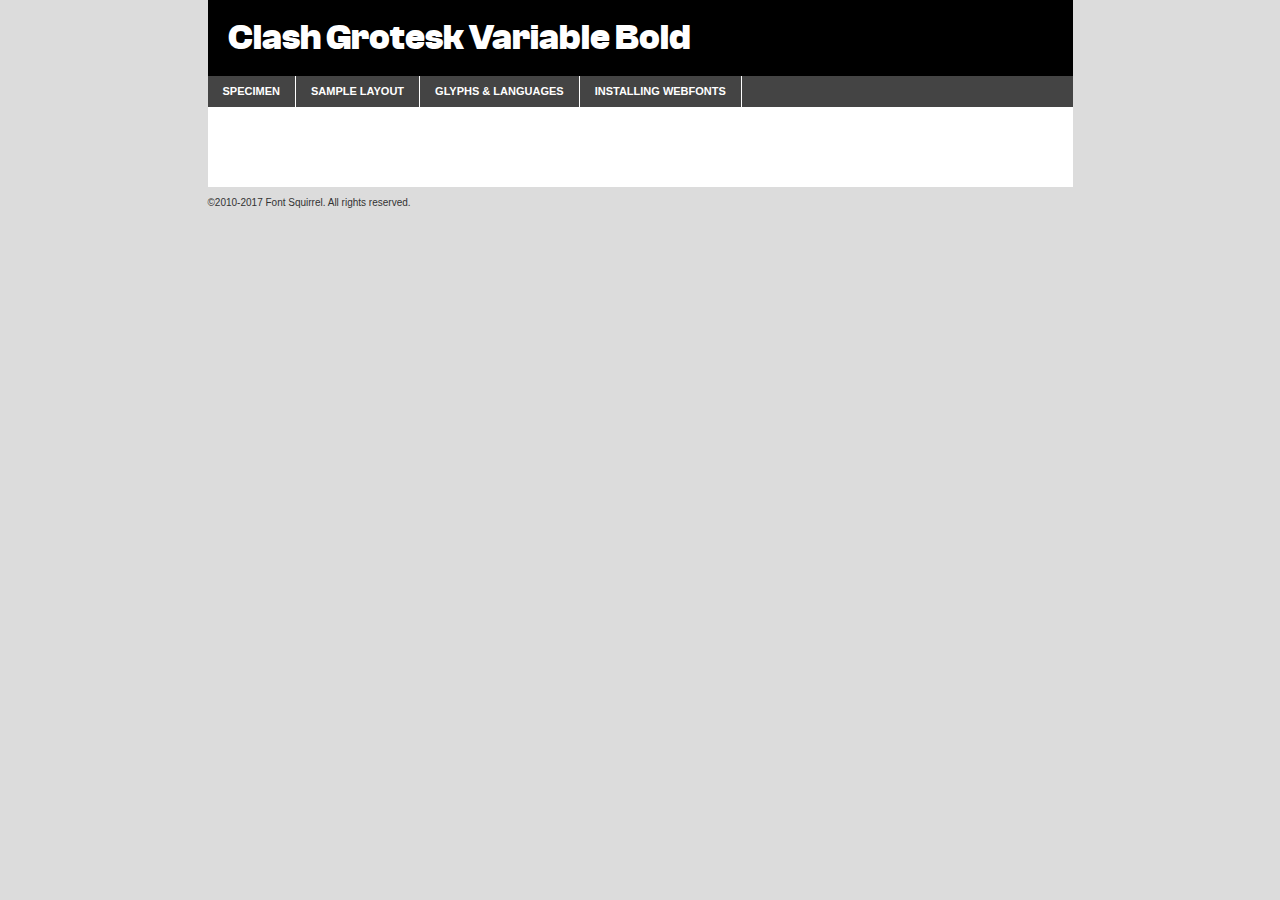
<file: fonts/clash-font/clashgrotesk-variable-demo.html>
<!DOCTYPE html PUBLIC "-//W3C//DTD XHTML 1.0 Transitional//EN"
	"http://www.w3.org/TR/xhtml1/DTD/xhtml1-transitional.dtd">

<html xmlns="http://www.w3.org/1999/xhtml" xml:lang="en" lang="en">
<head>
	<meta http-equiv="Content-Type" content="text/html; charset=utf-8" />
	<script src="http://ajax.googleapis.com/ajax/libs/jquery/1.7.2/jquery.min.js" type="text/javascript" charset="utf-8"></script>
	<script type="text/javascript">
	(function($){$.fn.easyTabs=function(option){var param=jQuery.extend({fadeSpeed:"fast",defaultContent:1,activeClass:'active'},option);$(this).each(function(){var thisId="#"+this.id;if(param.defaultContent==''){param.defaultContent=1;}
	if(typeof param.defaultContent=="number")
	{var defaultTab=$(thisId+" .tabs li:eq("+(param.defaultContent-1)+") a").attr('href').substr(1);}else{var defaultTab=param.defaultContent;}
	$(thisId+" .tabs li a").each(function(){var tabToHide=$(this).attr('href').substr(1);$("#"+tabToHide).addClass('easytabs-tab-content');});hideAll();changeContent(defaultTab);function hideAll(){$(thisId+" .easytabs-tab-content").hide();}
	function changeContent(tabId){hideAll();$(thisId+" .tabs li").removeClass(param.activeClass);$(thisId+" .tabs li a[href=#"+tabId+"]").closest('li').addClass(param.activeClass);if(param.fadeSpeed!="none")
	{$(thisId+" #"+tabId).fadeIn(param.fadeSpeed);}else{$(thisId+" #"+tabId).show();}}
	$(thisId+" .tabs li").click(function(){var tabId=$(this).find('a').attr('href').substr(1);changeContent(tabId);return false;});});}})(jQuery);
	</script>
	<link rel="stylesheet" href="specimen_files/specimen_stylesheet.css" type="text/css" charset="utf-8" />
	<link rel="stylesheet" href="stylesheet.css" type="text/css" charset="utf-8" />

	<style type="text/css">
					body{
				font-family: 'clash_grotesk_variablebold';
							}
		</style>

	<title>Clash Grotesk Variable Bold Specimen</title>
	
	
	<script type="text/javascript" charset="utf-8">
		$(document).ready(function() {
			$('#container').easyTabs({defaultContent:1});
		});
	</script>
</head>

<body>
<div id="container">
	<div id="header">
		Clash Grotesk Variable Bold	</div>
	<ul class="tabs">
		<li><a href="#specimen">Specimen</a></li>
		<li><a href="#layout">Sample Layout</a></li>
				<li><a href="#glyphs">Glyphs &amp; Languages</a></li>
		<li><a href="#installing">Installing Webfonts</a></li>
		
	</ul>
	
	<div id="main_content">

		
			<div id="specimen">
		
				<div class="section">
					<div class="grid12 firstcol">
						<div class="huge">AaBb</div>
					</div>
				</div>
		
				<div class="section">
					<div class="glyph_range">A&#x200B;B&#x200b;C&#x200b;D&#x200b;E&#x200b;F&#x200b;G&#x200b;H&#x200b;I&#x200b;J&#x200b;K&#x200b;L&#x200b;M&#x200b;N&#x200b;O&#x200b;P&#x200b;Q&#x200b;R&#x200b;S&#x200b;T&#x200b;U&#x200b;V&#x200b;W&#x200b;X&#x200b;Y&#x200b;Z&#x200b;a&#x200b;b&#x200b;c&#x200b;d&#x200b;e&#x200b;f&#x200b;g&#x200b;h&#x200b;i&#x200b;j&#x200b;k&#x200b;l&#x200b;m&#x200b;n&#x200b;o&#x200b;p&#x200b;q&#x200b;r&#x200b;s&#x200b;t&#x200b;u&#x200b;v&#x200b;w&#x200b;x&#x200b;y&#x200b;z&#x200b;1&#x200b;2&#x200b;3&#x200b;4&#x200b;5&#x200b;6&#x200b;7&#x200b;8&#x200b;9&#x200b;0&#x200b;&amp;&#x200b;.&#x200b;,&#x200b;?&#x200b;!&#x200b;&#64;&#x200b;(&#x200b;)&#x200b;#&#x200b;$&#x200b;%&#x200b;*&#x200b;+&#x200b;-&#x200b;=&#x200b;:&#x200b;;</div>
				</div>
				<div class="section">
					<div class="grid12 firstcol">
						<table class="sample_table">
							<tr><td>10</td><td class="size10">abcdefghijklmnopqrstuvwxyzABCDEFGHIJKLMNOPQRSTUVWXYZ0123456789abcdefghijklmnopqrstuvwxyzABCDEFGHIJKLMNOPQRSTUVWXYZ0123456789abcdefghijklmnopqrstuvwxyzABCDEFGHIJKLMNOPQRSTUVWXYZ</td></tr>
							<tr><td>11</td><td class="size11">abcdefghijklmnopqrstuvwxyzABCDEFGHIJKLMNOPQRSTUVWXYZ0123456789abcdefghijklmnopqrstuvwxyzABCDEFGHIJKLMNOPQRSTUVWXYZ0123456789abcdefghijklmnopqrstuvwxyzABCDEFGHIJKLMNOPQRSTUVWXYZ</td></tr>
							<tr><td>12</td><td class="size12">abcdefghijklmnopqrstuvwxyzABCDEFGHIJKLMNOPQRSTUVWXYZ0123456789abcdefghijklmnopqrstuvwxyzABCDEFGHIJKLMNOPQRSTUVWXYZ0123456789abcdefghijklmnopqrstuvwxyzABCDEFGHIJKLMNOPQRSTUVWXYZ</td></tr>
							<tr><td>13</td><td class="size13">abcdefghijklmnopqrstuvwxyzABCDEFGHIJKLMNOPQRSTUVWXYZ0123456789abcdefghijklmnopqrstuvwxyzABCDEFGHIJKLMNOPQRSTUVWXYZ0123456789abcdefghijklmnopqrstuvwxyzABCDEFGHIJKLMNOPQRSTUVWXYZ</td></tr>
							<tr><td>14</td><td class="size14">abcdefghijklmnopqrstuvwxyzABCDEFGHIJKLMNOPQRSTUVWXYZ0123456789abcdefghijklmnopqrstuvwxyzABCDEFGHIJKLMNOPQRSTUVWXYZ0123456789abcdefghijklmnopqrstuvwxyzABCDEFGHIJKLMNOPQRSTUVWXYZ</td></tr>
							<tr><td>16</td><td class="size16">abcdefghijklmnopqrstuvwxyzABCDEFGHIJKLMNOPQRSTUVWXYZ0123456789abcdefghijklmnopqrstuvwxyzABCDEFGHIJKLMNOPQRSTUVWXYZ</td></tr>
							<tr><td>18</td><td class="size18">abcdefghijklmnopqrstuvwxyzABCDEFGHIJKLMNOPQRSTUVWXYZ0123456789abcdefghijklmnopqrstuvwxyzABCDEFGHIJKLMNOPQRSTUVWXYZ</td></tr>
							<tr><td>20</td><td class="size20">abcdefghijklmnopqrstuvwxyzABCDEFGHIJKLMNOPQRSTUVWXYZ0123456789abcdefghijklmnopqrstuvwxyzABCDEFGHIJKLMNOPQRSTUVWXYZ</td></tr>
							<tr><td>24</td><td class="size24">abcdefghijklmnopqrstuvwxyzABCDEFGHIJKLMNOPQRSTUVWXYZ0123456789abcdefghijklmnopqrstuvwxyzABCDEFGHIJKLMNOPQRSTUVWXYZ</td></tr>
							<tr><td>30</td><td class="size30">abcdefghijklmnopqrstuvwxyzABCDEFGHIJKLMNOPQRSTUVWXYZ0123456789abcdefghijklmnopqrstuvwxyzABCDEFGHIJKLMNOPQRSTUVWXYZ</td></tr>
							<tr><td>36</td><td class="size36">abcdefghijklmnopqrstuvwxyzABCDEFGHIJKLMNOPQRSTUVWXYZ0123456789abcdefghijklmnopqrstuvwxyzABCDEFGHIJKLMNOPQRSTUVWXYZ</td></tr>
							<tr><td>48</td><td class="size48">abcdefghijklmnopqrstuvwxyzABCDEFGHIJKLMNOPQRSTUVWXYZ0123456789abcdefghijklmnopqrstuvwxyzABCDEFGHIJKLMNOPQRSTUVWXYZ</td></tr>
							<tr><td>60</td><td class="size60">abcdefghijklmnopqrstuvwxyzABCDEFGHIJKLMNOPQRSTUVWXYZ0123456789abcdefghijklmnopqrstuvwxyzABCDEFGHIJKLMNOPQRSTUVWXYZ</td></tr>
							<tr><td>72</td><td class="size72">abcdefghijklmnopqrstuvwxyzABCDEFGHIJKLMNOPQRSTUVWXYZ0123456789abcdefghijklmnopqrstuvwxyzABCDEFGHIJKLMNOPQRSTUVWXYZ</td></tr>
							<tr><td>90</td><td class="size90">abcdefghijklmnopqrstuvwxyzABCDEFGHIJKLMNOPQRSTUVWXYZ0123456789abcdefghijklmnopqrstuvwxyzABCDEFGHIJKLMNOPQRSTUVWXYZ</td></tr>
						</table>
				
					</div>
			
				</div>
		
		
		
								<div class="section" id="bodycomparison">


										<div id="xheight">
				<div class="fontbody">&#x25FC;&#x25FC;&#x25FC;&#x25FC;&#x25FC;&#x25FC;&#x25FC;&#x25FC;&#x25FC;&#x25FC;&#x25FC;&#x25FC;&#x25FC;&#x25FC;&#x25FC;&#x25FC;&#x25FC;&#x25FC;&#x25FC;&#x25FC;&#x25FC;&#x25FC;&#x25FC;&#x25FC;&#x25FC;&#x25FC;&#x25FC;&#x25FC;&#x25FC;&#x25FC;&#x25FC;&#x25FC;&#x25FC;&#x25FC;&#x25FC;&#x25FC;&#x25FC;&#x25FC;&#x25FC;&#x25FC;&#x25FC;&#x25FC;&#x25FC;&#x25FC;&#x25FC;&#x25FC;&#x25FC;&#x25FC;&#x25FC;&#x25FC;&#x25FC;&#x25FC;&#x25FC;&#x25FC;&#x25FC;&#x25FC;&#x25FC;&#x25FC;&#x25FC;&#x25FC;&#x25FC;&#x25FC;&#x25FC;&#x25FC;&#x25FC;&#x25FC;&#x25FC;&#x25FC;&#x25FC;&#x25FC;&#x25FC;&#x25FC;&#x25FC;&#x25FC;&#x25FC;&#x25FC;&#x25FC;&#x25FC;&#x25FC;&#x25FC;&#x25FC;&#x25FC;&#x25FC;&#x25FC;&#x25FC;&#x25FC;&#x25FC;&#x25FC;&#x25FC;&#x25FC;&#x25FC;&#x25FC;&#x25FC;&#x25FC;&#x25FC;&#x25FC;&#x25FC;&#x25FC;&#x25FC;body</div><div class="arialbody">body</div><div class="verdanabody">body</div><div class="georgiabody">body</div></div>
										<div class="fontbody" style="z-index:1">
											body<span>Clash Grotesk Variable Bold</span>
										</div>
										<div class="arialbody" style="z-index:1">
											body<span>Arial</span>
										</div>
										<div class="verdanabody" style="z-index:1">
											body<span>Verdana</span>
										</div>
										<div class="georgiabody" style="z-index:1">
											body<span>Georgia</span>
										</div>



								</div>
		
		
				<div class="section psample psample_row1" id="">
					
					<div class="grid2 firstcol">
						<p class="size10"><span>10.</span>Aenean lacinia bibendum nulla sed consectetur. Fusce dapibus, tellus ac cursus commodo, tortor mauris condimentum nibh, ut fermentum massa justo sit amet risus. Nullam id dolor id nibh ultricies vehicula ut id elit. Cum sociis natoque penatibus et magnis dis parturient montes, nascetur ridiculus mus. Nulla vitae elit libero, a pharetra augue.</p>
			
					</div>
					<div class="grid3">
						<p class="size11"><span>11.</span>Aenean lacinia bibendum nulla sed consectetur. Fusce dapibus, tellus ac cursus commodo, tortor mauris condimentum nibh, ut fermentum massa justo sit amet risus. Nullam id dolor id nibh ultricies vehicula ut id elit. Cum sociis natoque penatibus et magnis dis parturient montes, nascetur ridiculus mus. Nulla vitae elit libero, a pharetra augue.</p>
			
					</div>
					<div class="grid3">
						<p class="size12"><span>12.</span>Aenean lacinia bibendum nulla sed consectetur. Fusce dapibus, tellus ac cursus commodo, tortor mauris condimentum nibh, ut fermentum massa justo sit amet risus. Nullam id dolor id nibh ultricies vehicula ut id elit. Cum sociis natoque penatibus et magnis dis parturient montes, nascetur ridiculus mus. Nulla vitae elit libero, a pharetra augue.</p>
			
					</div>
					<div class="grid4">
						<p class="size13"><span>13.</span>Aenean lacinia bibendum nulla sed consectetur. Fusce dapibus, tellus ac cursus commodo, tortor mauris condimentum nibh, ut fermentum massa justo sit amet risus. Nullam id dolor id nibh ultricies vehicula ut id elit. Cum sociis natoque penatibus et magnis dis parturient montes, nascetur ridiculus mus. Nulla vitae elit libero, a pharetra augue.</p>
			
					</div>
					<div class="white_blend"></div>
					
				</div>
				<div class="section psample psample_row2" id="">
					<div class="grid3 firstcol">
						<p class="size14"><span>14.</span>Aenean lacinia bibendum nulla sed consectetur. Fusce dapibus, tellus ac cursus commodo, tortor mauris condimentum nibh, ut fermentum massa justo sit amet risus. Nullam id dolor id nibh ultricies vehicula ut id elit. Cum sociis natoque penatibus et magnis dis parturient montes, nascetur ridiculus mus. Nulla vitae elit libero, a pharetra augue.</p>
			
					</div>
					<div class="grid4">
						<p class="size16"><span>16.</span>Aenean lacinia bibendum nulla sed consectetur. Fusce dapibus, tellus ac cursus commodo, tortor mauris condimentum nibh, ut fermentum massa justo sit amet risus. Nullam id dolor id nibh ultricies vehicula ut id elit. Cum sociis natoque penatibus et magnis dis parturient montes, nascetur ridiculus mus. Nulla vitae elit libero, a pharetra augue.</p>
			
					</div>
					<div class="grid5">
						<p class="size18"><span>18.</span>Aenean lacinia bibendum nulla sed consectetur. Fusce dapibus, tellus ac cursus commodo, tortor mauris condimentum nibh, ut fermentum massa justo sit amet risus. Nullam id dolor id nibh ultricies vehicula ut id elit. Cum sociis natoque penatibus et magnis dis parturient montes, nascetur ridiculus mus. Nulla vitae elit libero, a pharetra augue.</p>
			
					</div>

					<div class="white_blend"></div>

				</div>
				
				<div class="section psample psample_row3" id="">
					<div class="grid5 firstcol">
						<p class="size20"><span>20.</span>Aenean lacinia bibendum nulla sed consectetur. Fusce dapibus, tellus ac cursus commodo, tortor mauris condimentum nibh, ut fermentum massa justo sit amet risus. Nullam id dolor id nibh ultricies vehicula ut id elit. Cum sociis natoque penatibus et magnis dis parturient montes, nascetur ridiculus mus. Nulla vitae elit libero, a pharetra augue.</p>
					</div>
					<div class="grid7">
						<p class="size24"><span>24.</span>Aenean lacinia bibendum nulla sed consectetur. Fusce dapibus, tellus ac cursus commodo, tortor mauris condimentum nibh, ut fermentum massa justo sit amet risus. Nullam id dolor id nibh ultricies vehicula ut id elit. Cum sociis natoque penatibus et magnis dis parturient montes, nascetur ridiculus mus. Nulla vitae elit libero, a pharetra augue.</p>
					</div>
					
					<div class="white_blend"></div>
					
				</div>
				
				<div class="section psample psample_row4" id="">
					<div class="grid12 firstcol">
						<p class="size30"><span>30.</span>Aenean lacinia bibendum nulla sed consectetur. Fusce dapibus, tellus ac cursus commodo, tortor mauris condimentum nibh, ut fermentum massa justo sit amet risus. Nullam id dolor id nibh ultricies vehicula ut id elit. Cum sociis natoque penatibus et magnis dis parturient montes, nascetur ridiculus mus. Nulla vitae elit libero, a pharetra augue.</p>
					</div>
					<div class="white_blend"></div>
					
				</div>
				
				
				
				<div class="section psample psample_row1 fullreverse">
					<div class="grid2 firstcol">
						<p class="size10"><span>10.</span>Aenean lacinia bibendum nulla sed consectetur. Fusce dapibus, tellus ac cursus commodo, tortor mauris condimentum nibh, ut fermentum massa justo sit amet risus. Nullam id dolor id nibh ultricies vehicula ut id elit. Cum sociis natoque penatibus et magnis dis parturient montes, nascetur ridiculus mus. Nulla vitae elit libero, a pharetra augue.</p>
			
					</div>
					<div class="grid3">
						<p class="size11"><span>11.</span>Aenean lacinia bibendum nulla sed consectetur. Fusce dapibus, tellus ac cursus commodo, tortor mauris condimentum nibh, ut fermentum massa justo sit amet risus. Nullam id dolor id nibh ultricies vehicula ut id elit. Cum sociis natoque penatibus et magnis dis parturient montes, nascetur ridiculus mus. Nulla vitae elit libero, a pharetra augue.</p>
			
					</div>
					<div class="grid3">
						<p class="size12"><span>12.</span>Aenean lacinia bibendum nulla sed consectetur. Fusce dapibus, tellus ac cursus commodo, tortor mauris condimentum nibh, ut fermentum massa justo sit amet risus. Nullam id dolor id nibh ultricies vehicula ut id elit. Cum sociis natoque penatibus et magnis dis parturient montes, nascetur ridiculus mus. Nulla vitae elit libero, a pharetra augue.</p>
			
					</div>
					<div class="grid4">
						<p class="size13"><span>13.</span>Aenean lacinia bibendum nulla sed consectetur. Fusce dapibus, tellus ac cursus commodo, tortor mauris condimentum nibh, ut fermentum massa justo sit amet risus. Nullam id dolor id nibh ultricies vehicula ut id elit. Cum sociis natoque penatibus et magnis dis parturient montes, nascetur ridiculus mus. Nulla vitae elit libero, a pharetra augue.</p>
			
					</div>
					<div class="black_blend"></div>
					
				</div>
				
				<div class="section psample psample_row2 fullreverse">
					<div class="grid3 firstcol">
						<p class="size14"><span>14.</span>Aenean lacinia bibendum nulla sed consectetur. Fusce dapibus, tellus ac cursus commodo, tortor mauris condimentum nibh, ut fermentum massa justo sit amet risus. Nullam id dolor id nibh ultricies vehicula ut id elit. Cum sociis natoque penatibus et magnis dis parturient montes, nascetur ridiculus mus. Nulla vitae elit libero, a pharetra augue.</p>
			
					</div>
					<div class="grid4">
						<p class="size16"><span>16.</span>Aenean lacinia bibendum nulla sed consectetur. Fusce dapibus, tellus ac cursus commodo, tortor mauris condimentum nibh, ut fermentum massa justo sit amet risus. Nullam id dolor id nibh ultricies vehicula ut id elit. Cum sociis natoque penatibus et magnis dis parturient montes, nascetur ridiculus mus. Nulla vitae elit libero, a pharetra augue.</p>
			
					</div>
					<div class="grid5">
						<p class="size18"><span>18.</span>Aenean lacinia bibendum nulla sed consectetur. Fusce dapibus, tellus ac cursus commodo, tortor mauris condimentum nibh, ut fermentum massa justo sit amet risus. Nullam id dolor id nibh ultricies vehicula ut id elit. Cum sociis natoque penatibus et magnis dis parturient montes, nascetur ridiculus mus. Nulla vitae elit libero, a pharetra augue.</p>
			
					</div>
					<div class="black_blend"></div>

				</div>
				
				<div class="section psample fullreverse psample_row3" id="">
					<div class="grid5 firstcol">
						<p class="size20"><span>20.</span>Aenean lacinia bibendum nulla sed consectetur. Fusce dapibus, tellus ac cursus commodo, tortor mauris condimentum nibh, ut fermentum massa justo sit amet risus. Nullam id dolor id nibh ultricies vehicula ut id elit. Cum sociis natoque penatibus et magnis dis parturient montes, nascetur ridiculus mus. Nulla vitae elit libero, a pharetra augue.</p>
					</div>
					<div class="grid7">
						<p class="size24"><span>24.</span>Aenean lacinia bibendum nulla sed consectetur. Fusce dapibus, tellus ac cursus commodo, tortor mauris condimentum nibh, ut fermentum massa justo sit amet risus. Nullam id dolor id nibh ultricies vehicula ut id elit. Cum sociis natoque penatibus et magnis dis parturient montes, nascetur ridiculus mus. Nulla vitae elit libero, a pharetra augue.</p>
					</div>
					
					<div class="black_blend"></div>
					
				</div>
				
				<div class="section psample fullreverse psample_row4" id="" style="border-bottom: 20px #000 solid;">
					<div class="grid12 firstcol">
						<p class="size30"><span>30.</span>Aenean lacinia bibendum nulla sed consectetur. Fusce dapibus, tellus ac cursus commodo, tortor mauris condimentum nibh, ut fermentum massa justo sit amet risus. Nullam id dolor id nibh ultricies vehicula ut id elit. Cum sociis natoque penatibus et magnis dis parturient montes, nascetur ridiculus mus. Nulla vitae elit libero, a pharetra augue.</p>
					</div>
					<div class="black_blend"></div>
					
				</div>
				
				
				
				
			</div>
			
			<div id="layout">
				
				<div class="section">
					
					<div class="grid12 firstcol">
						<h1>Lorem Ipsum Dolor</h1>
						<h2>Etiam porta sem malesuada magna mollis euismod</h2>
						
						<p class="byline">By <a href="#link">Aenean Lacinia</a></p>
					</div>
				</div>
				<div class="section">
					<div class="grid8 firstcol">
						<p class="large">Donec sed odio dui. Morbi leo risus, porta ac consectetur ac, vestibulum at eros. Fusce dapibus, tellus ac cursus commodo, tortor mauris condimentum nibh, ut fermentum massa justo sit amet risus. </p>

						
						<h3>Pellentesque ornare sem</h3>

						<p>Maecenas sed diam eget risus varius blandit sit amet non magna. Maecenas faucibus mollis interdum. Donec ullamcorper nulla non metus auctor fringilla. Nullam id dolor id nibh ultricies vehicula ut id elit. Nullam id dolor id nibh ultricies vehicula ut id elit. </p>

						<p>Aenean eu leo quam. Pellentesque ornare sem lacinia quam venenatis vestibulum. Lorem ipsum dolor sit amet, consectetur adipiscing elit. Cum sociis natoque penatibus et magnis dis parturient montes, nascetur ridiculus mus. </p>

						<p>Nulla vitae elit libero, a pharetra augue. Praesent commodo cursus magna, vel scelerisque nisl consectetur et. Aenean lacinia bibendum nulla sed consectetur. </p>

						<p>Nullam quis risus eget urna mollis ornare vel eu leo. Nullam quis risus eget urna mollis ornare vel eu leo. Maecenas sed diam eget risus varius blandit sit amet non magna. Donec ullamcorper nulla non metus auctor fringilla. </p>

						<h3>Cras mattis consectetur</h3>

						<p>Aenean eu leo quam. Pellentesque ornare sem lacinia quam venenatis vestibulum. Aenean lacinia bibendum nulla sed consectetur. Integer posuere erat a ante venenatis dapibus posuere velit aliquet. Cras mattis consectetur purus sit amet fermentum. </p>

						<p>Nullam id dolor id nibh ultricies vehicula ut id elit. Nullam quis risus eget urna mollis ornare vel eu leo. Cras mattis consectetur purus sit amet fermentum.</p>
					</div>
					
					<div class="grid4 sidebar">
						
						<div class="box reverse">
							<p class="last">Nullam quis risus eget urna mollis ornare vel eu leo. Donec ullamcorper nulla non metus auctor fringilla. Cras mattis consectetur purus sit amet fermentum. Sed posuere consectetur est at lobortis. Lorem ipsum dolor sit amet, consectetur adipiscing elit. </p>
						</div>
						
						<p class="caption">Maecenas sed diam eget risus varius.</p>

						<p>Vestibulum id ligula porta felis euismod semper. Integer posuere erat a ante venenatis dapibus posuere velit aliquet. Vestibulum id ligula porta felis euismod semper. Sed posuere consectetur est at lobortis. Maecenas sed diam eget risus varius blandit sit amet non magna. Fusce dapibus, tellus ac cursus commodo, tortor mauris condimentum nibh, ut fermentum massa justo sit amet risus. </p>

					

						<p>Duis mollis, est non commodo luctus, nisi erat porttitor ligula, eget lacinia odio sem nec elit. Aenean lacinia bibendum nulla sed consectetur. Vivamus sagittis lacus vel augue laoreet rutrum faucibus dolor auctor. Aenean lacinia bibendum nulla sed consectetur. Nullam quis risus eget urna mollis ornare vel eu leo. </p>

						<p>Praesent commodo cursus magna, vel scelerisque nisl consectetur et. Donec ullamcorper nulla non metus auctor fringilla. Maecenas faucibus mollis interdum. Fusce dapibus, tellus ac cursus commodo, tortor mauris condimentum nibh, ut fermentum massa justo sit amet risus. </p>

					</div>
				</div>
				
			</div>


			



		<div id="glyphs">
			<div class="section">
				<div class="grid12 firstcol">
			
				<h1>Language Support</h1>
				<p>The subset of Clash Grotesk Variable Bold in this kit supports the following languages:<br />
			
					Albanian, Basque, Breton, Chamorro, Danish, Dutch, English, Faroese, Finnish, French, Frisian, Galician, German, Icelandic, Italian, Malagasy, Norwegian, Portuguese, Spanish, Alsatian, Aragonese, Arapaho, Arrernte, Asturian, Aymara, Bislama, Cebuano, Corsican, Fijian, French_creole, Genoese, Gilbertese, Greenlandic, Haitian_creole, Hiligaynon, Hmong, Hopi, Ibanag, Iloko_ilokano, Indonesian, Interglossa_glosa, Interlingua, Irish_gaelic, Jerriais, Lojban, Lombard, Luxembourgeois, Manx, Mohawk, Norfolk_pitcairnese, Occitan, Oromo, Pangasinan, Papiamento, Piedmontese, Potawatomi, Rhaeto-romance, Romansh, Rotokas, Sami_lule, Samoan, Sardinian, Scots_gaelic, Seychelles_creole, Shona, Sicilian, Somali, Southern_ndebele, Swahili, Swati_swazi, Tagalog_filipino_pilipino, Tetum, Tok_pisin, Uyghur_latinized, Volapuk, Walloon, Warlpiri, Xhosa, Yapese, Zulu, Latinbasic, Ubasic, Demo				</p>
				<h1>Glyph Chart</h1>
				<p>The subset of Clash Grotesk Variable Bold in this kit includes all the glyphs listed below. Unicode entities are included above each glyph to help you insert individual characters into your layout.</p>
				<div id="glyph_chart">
			
																				 <div><p>&amp;#13;</p>&#13;</div>
																				 <div><p>&amp;#32;</p>&#32;</div>
																				 <div><p>&amp;#33;</p>&#33;</div>
																				 <div><p>&amp;#34;</p>&#34;</div>
																				 <div><p>&amp;#35;</p>&#35;</div>
																				 <div><p>&amp;#36;</p>&#36;</div>
																				 <div><p>&amp;#37;</p>&#37;</div>
																				 <div><p>&amp;#38;</p>&#38;</div>
																				 <div><p>&amp;#39;</p>&#39;</div>
																				 <div><p>&amp;#40;</p>&#40;</div>
																				 <div><p>&amp;#41;</p>&#41;</div>
																				 <div><p>&amp;#42;</p>&#42;</div>
																				 <div><p>&amp;#43;</p>&#43;</div>
																				 <div><p>&amp;#44;</p>&#44;</div>
																				 <div><p>&amp;#45;</p>&#45;</div>
																				 <div><p>&amp;#46;</p>&#46;</div>
																				 <div><p>&amp;#47;</p>&#47;</div>
																				 <div><p>&amp;#48;</p>&#48;</div>
																				 <div><p>&amp;#49;</p>&#49;</div>
																				 <div><p>&amp;#50;</p>&#50;</div>
																				 <div><p>&amp;#51;</p>&#51;</div>
																				 <div><p>&amp;#52;</p>&#52;</div>
																				 <div><p>&amp;#53;</p>&#53;</div>
																				 <div><p>&amp;#54;</p>&#54;</div>
																				 <div><p>&amp;#55;</p>&#55;</div>
																				 <div><p>&amp;#56;</p>&#56;</div>
																				 <div><p>&amp;#57;</p>&#57;</div>
																				 <div><p>&amp;#58;</p>&#58;</div>
																				 <div><p>&amp;#59;</p>&#59;</div>
																				 <div><p>&amp;#60;</p>&#60;</div>
																				 <div><p>&amp;#61;</p>&#61;</div>
																				 <div><p>&amp;#62;</p>&#62;</div>
																				 <div><p>&amp;#63;</p>&#63;</div>
																				 <div><p>&amp;#64;</p>&#64;</div>
																				 <div><p>&amp;#65;</p>&#65;</div>
																				 <div><p>&amp;#66;</p>&#66;</div>
																				 <div><p>&amp;#67;</p>&#67;</div>
																				 <div><p>&amp;#68;</p>&#68;</div>
																				 <div><p>&amp;#69;</p>&#69;</div>
																				 <div><p>&amp;#70;</p>&#70;</div>
																				 <div><p>&amp;#71;</p>&#71;</div>
																				 <div><p>&amp;#72;</p>&#72;</div>
																				 <div><p>&amp;#73;</p>&#73;</div>
																				 <div><p>&amp;#74;</p>&#74;</div>
																				 <div><p>&amp;#75;</p>&#75;</div>
																				 <div><p>&amp;#76;</p>&#76;</div>
																				 <div><p>&amp;#77;</p>&#77;</div>
																				 <div><p>&amp;#78;</p>&#78;</div>
																				 <div><p>&amp;#79;</p>&#79;</div>
																				 <div><p>&amp;#80;</p>&#80;</div>
																				 <div><p>&amp;#81;</p>&#81;</div>
																				 <div><p>&amp;#82;</p>&#82;</div>
																				 <div><p>&amp;#83;</p>&#83;</div>
																				 <div><p>&amp;#84;</p>&#84;</div>
																				 <div><p>&amp;#85;</p>&#85;</div>
																				 <div><p>&amp;#86;</p>&#86;</div>
																				 <div><p>&amp;#87;</p>&#87;</div>
																				 <div><p>&amp;#88;</p>&#88;</div>
																				 <div><p>&amp;#89;</p>&#89;</div>
																				 <div><p>&amp;#90;</p>&#90;</div>
																				 <div><p>&amp;#91;</p>&#91;</div>
																				 <div><p>&amp;#92;</p>&#92;</div>
																				 <div><p>&amp;#93;</p>&#93;</div>
																				 <div><p>&amp;#94;</p>&#94;</div>
																				 <div><p>&amp;#95;</p>&#95;</div>
																				 <div><p>&amp;#96;</p>&#96;</div>
																				 <div><p>&amp;#97;</p>&#97;</div>
																				 <div><p>&amp;#98;</p>&#98;</div>
																				 <div><p>&amp;#99;</p>&#99;</div>
																				 <div><p>&amp;#100;</p>&#100;</div>
																				 <div><p>&amp;#101;</p>&#101;</div>
																				 <div><p>&amp;#102;</p>&#102;</div>
																				 <div><p>&amp;#103;</p>&#103;</div>
																				 <div><p>&amp;#104;</p>&#104;</div>
																				 <div><p>&amp;#105;</p>&#105;</div>
																				 <div><p>&amp;#106;</p>&#106;</div>
																				 <div><p>&amp;#107;</p>&#107;</div>
																				 <div><p>&amp;#108;</p>&#108;</div>
																				 <div><p>&amp;#109;</p>&#109;</div>
																				 <div><p>&amp;#110;</p>&#110;</div>
																				 <div><p>&amp;#111;</p>&#111;</div>
																				 <div><p>&amp;#112;</p>&#112;</div>
																				 <div><p>&amp;#113;</p>&#113;</div>
																				 <div><p>&amp;#114;</p>&#114;</div>
																				 <div><p>&amp;#115;</p>&#115;</div>
																				 <div><p>&amp;#116;</p>&#116;</div>
																				 <div><p>&amp;#117;</p>&#117;</div>
																				 <div><p>&amp;#118;</p>&#118;</div>
																				 <div><p>&amp;#119;</p>&#119;</div>
																				 <div><p>&amp;#120;</p>&#120;</div>
																				 <div><p>&amp;#121;</p>&#121;</div>
																				 <div><p>&amp;#122;</p>&#122;</div>
																				 <div><p>&amp;#123;</p>&#123;</div>
																				 <div><p>&amp;#124;</p>&#124;</div>
																				 <div><p>&amp;#125;</p>&#125;</div>
																				 <div><p>&amp;#126;</p>&#126;</div>
																				 <div><p>&amp;#160;</p>&#160;</div>
																				 <div><p>&amp;#161;</p>&#161;</div>
																				 <div><p>&amp;#162;</p>&#162;</div>
																				 <div><p>&amp;#163;</p>&#163;</div>
																				 <div><p>&amp;#164;</p>&#164;</div>
																				 <div><p>&amp;#165;</p>&#165;</div>
																				 <div><p>&amp;#166;</p>&#166;</div>
																				 <div><p>&amp;#167;</p>&#167;</div>
																				 <div><p>&amp;#168;</p>&#168;</div>
																				 <div><p>&amp;#169;</p>&#169;</div>
																				 <div><p>&amp;#170;</p>&#170;</div>
																				 <div><p>&amp;#171;</p>&#171;</div>
																				 <div><p>&amp;#172;</p>&#172;</div>
																				 <div><p>&amp;#173;</p>&#173;</div>
																				 <div><p>&amp;#174;</p>&#174;</div>
																				 <div><p>&amp;#175;</p>&#175;</div>
																				 <div><p>&amp;#176;</p>&#176;</div>
																				 <div><p>&amp;#177;</p>&#177;</div>
																				 <div><p>&amp;#178;</p>&#178;</div>
																				 <div><p>&amp;#179;</p>&#179;</div>
																				 <div><p>&amp;#180;</p>&#180;</div>
																				 <div><p>&amp;#182;</p>&#182;</div>
																				 <div><p>&amp;#183;</p>&#183;</div>
																				 <div><p>&amp;#184;</p>&#184;</div>
																				 <div><p>&amp;#185;</p>&#185;</div>
																				 <div><p>&amp;#186;</p>&#186;</div>
																				 <div><p>&amp;#187;</p>&#187;</div>
																				 <div><p>&amp;#188;</p>&#188;</div>
																				 <div><p>&amp;#189;</p>&#189;</div>
																				 <div><p>&amp;#190;</p>&#190;</div>
																				 <div><p>&amp;#191;</p>&#191;</div>
																				 <div><p>&amp;#192;</p>&#192;</div>
																				 <div><p>&amp;#193;</p>&#193;</div>
																				 <div><p>&amp;#194;</p>&#194;</div>
																				 <div><p>&amp;#195;</p>&#195;</div>
																				 <div><p>&amp;#196;</p>&#196;</div>
																				 <div><p>&amp;#197;</p>&#197;</div>
																				 <div><p>&amp;#198;</p>&#198;</div>
																				 <div><p>&amp;#199;</p>&#199;</div>
																				 <div><p>&amp;#200;</p>&#200;</div>
																				 <div><p>&amp;#201;</p>&#201;</div>
																				 <div><p>&amp;#202;</p>&#202;</div>
																				 <div><p>&amp;#203;</p>&#203;</div>
																				 <div><p>&amp;#204;</p>&#204;</div>
																				 <div><p>&amp;#205;</p>&#205;</div>
																				 <div><p>&amp;#206;</p>&#206;</div>
																				 <div><p>&amp;#207;</p>&#207;</div>
																				 <div><p>&amp;#208;</p>&#208;</div>
																				 <div><p>&amp;#209;</p>&#209;</div>
																				 <div><p>&amp;#210;</p>&#210;</div>
																				 <div><p>&amp;#211;</p>&#211;</div>
																				 <div><p>&amp;#212;</p>&#212;</div>
																				 <div><p>&amp;#213;</p>&#213;</div>
																				 <div><p>&amp;#214;</p>&#214;</div>
																				 <div><p>&amp;#215;</p>&#215;</div>
																				 <div><p>&amp;#216;</p>&#216;</div>
																				 <div><p>&amp;#217;</p>&#217;</div>
																				 <div><p>&amp;#218;</p>&#218;</div>
																				 <div><p>&amp;#219;</p>&#219;</div>
																				 <div><p>&amp;#220;</p>&#220;</div>
																				 <div><p>&amp;#221;</p>&#221;</div>
																				 <div><p>&amp;#222;</p>&#222;</div>
																				 <div><p>&amp;#223;</p>&#223;</div>
																				 <div><p>&amp;#224;</p>&#224;</div>
																				 <div><p>&amp;#225;</p>&#225;</div>
																				 <div><p>&amp;#226;</p>&#226;</div>
																				 <div><p>&amp;#227;</p>&#227;</div>
																				 <div><p>&amp;#228;</p>&#228;</div>
																				 <div><p>&amp;#229;</p>&#229;</div>
																				 <div><p>&amp;#230;</p>&#230;</div>
																				 <div><p>&amp;#231;</p>&#231;</div>
																				 <div><p>&amp;#232;</p>&#232;</div>
																				 <div><p>&amp;#233;</p>&#233;</div>
																				 <div><p>&amp;#234;</p>&#234;</div>
																				 <div><p>&amp;#235;</p>&#235;</div>
																				 <div><p>&amp;#236;</p>&#236;</div>
																				 <div><p>&amp;#237;</p>&#237;</div>
																				 <div><p>&amp;#238;</p>&#238;</div>
																				 <div><p>&amp;#239;</p>&#239;</div>
																				 <div><p>&amp;#240;</p>&#240;</div>
																				 <div><p>&amp;#241;</p>&#241;</div>
																				 <div><p>&amp;#242;</p>&#242;</div>
																				 <div><p>&amp;#243;</p>&#243;</div>
																				 <div><p>&amp;#244;</p>&#244;</div>
																				 <div><p>&amp;#245;</p>&#245;</div>
																				 <div><p>&amp;#246;</p>&#246;</div>
																				 <div><p>&amp;#247;</p>&#247;</div>
																				 <div><p>&amp;#248;</p>&#248;</div>
																				 <div><p>&amp;#249;</p>&#249;</div>
																				 <div><p>&amp;#250;</p>&#250;</div>
																				 <div><p>&amp;#251;</p>&#251;</div>
																				 <div><p>&amp;#252;</p>&#252;</div>
																				 <div><p>&amp;#253;</p>&#253;</div>
																				 <div><p>&amp;#254;</p>&#254;</div>
																				 <div><p>&amp;#255;</p>&#255;</div>
																				 <div><p>&amp;#338;</p>&#338;</div>
																				 <div><p>&amp;#339;</p>&#339;</div>
																				 <div><p>&amp;#376;</p>&#376;</div>
																				 <div><p>&amp;#710;</p>&#710;</div>
																				 <div><p>&amp;#732;</p>&#732;</div>
																				 <div><p>&amp;#8192;</p>&#8192;</div>
																				 <div><p>&amp;#8193;</p>&#8193;</div>
																				 <div><p>&amp;#8194;</p>&#8194;</div>
																				 <div><p>&amp;#8195;</p>&#8195;</div>
																				 <div><p>&amp;#8196;</p>&#8196;</div>
																				 <div><p>&amp;#8197;</p>&#8197;</div>
																				 <div><p>&amp;#8198;</p>&#8198;</div>
																				 <div><p>&amp;#8199;</p>&#8199;</div>
																				 <div><p>&amp;#8200;</p>&#8200;</div>
																				 <div><p>&amp;#8201;</p>&#8201;</div>
																				 <div><p>&amp;#8202;</p>&#8202;</div>
																				 <div><p>&amp;#8208;</p>&#8208;</div>
																				 <div><p>&amp;#8209;</p>&#8209;</div>
																				 <div><p>&amp;#8210;</p>&#8210;</div>
																				 <div><p>&amp;#8211;</p>&#8211;</div>
																				 <div><p>&amp;#8212;</p>&#8212;</div>
																				 <div><p>&amp;#8216;</p>&#8216;</div>
																				 <div><p>&amp;#8217;</p>&#8217;</div>
																				 <div><p>&amp;#8218;</p>&#8218;</div>
																				 <div><p>&amp;#8220;</p>&#8220;</div>
																				 <div><p>&amp;#8221;</p>&#8221;</div>
																				 <div><p>&amp;#8222;</p>&#8222;</div>
																				 <div><p>&amp;#8226;</p>&#8226;</div>
																				 <div><p>&amp;#8230;</p>&#8230;</div>
																				 <div><p>&amp;#8239;</p>&#8239;</div>
																				 <div><p>&amp;#8249;</p>&#8249;</div>
																				 <div><p>&amp;#8250;</p>&#8250;</div>
																				 <div><p>&amp;#8287;</p>&#8287;</div>
																				 <div><p>&amp;#8364;</p>&#8364;</div>
																				 <div><p>&amp;#8482;</p>&#8482;</div>
																				 <div><p>&amp;#64257;</p>&#64257;</div>
																				 <div><p>&amp;#64258;</p>&#64258;</div>
																				 <div><p>&amp;#64259;</p>&#64259;</div>
																				 <div><p>&amp;#64260;</p>&#64260;</div>
																																																</div>	
				</div>
		
		
			</div>
		</div>
		
		
		<div id="specs">
			
		</div>
	
		<div id="installing">
			<div class="section">
				<div class="grid7 firstcol">
					<h1>Installing Webfonts</h1>
					
					<p>Webfonts are supported by all major browser platforms but not all in the same way. There are currently four different font formats that must be included in order to target all browsers. This includes TTF, WOFF, EOT and SVG.</p>
					
					<h2>1. Upload your webfonts</h2>
					<p>You must upload your webfont kit to your website. They should be in or near the same directory as your CSS files.</p>
					
					<h2>2. Include the webfont stylesheet</h2>
					<p>A special CSS @font-face declaration helps the various browsers select the appropriate font it needs without causing you a bunch of headaches. Learn more about this syntax by reading the <a href="https://www.fontspring.com/blog/further-hardening-of-the-bulletproof-syntax">Fontspring blog post</a> about it. The code for it is as follows:</p>


<code>
@font-face{ 
	font-family: 'MyWebFont';
	src: url('WebFont.eot');
	src: url('WebFont.eot?#iefix') format('embedded-opentype'),
	     url('WebFont.woff') format('woff'),
	     url('WebFont.ttf') format('truetype'),
	     url('WebFont.svg#webfont') format('svg');
}
</code>

	<p>We've already gone ahead and generated the code for you. All you have to do is link to the stylesheet in your HTML, like this:</p>
	<code>&lt;link rel=&quot;stylesheet&quot; href=&quot;stylesheet.css&quot; type=&quot;text/css&quot; charset=&quot;utf-8&quot; /&gt;</code>

					<h2>3. Modify your own stylesheet</h2>
					<p>To take advantage of your new fonts, you must tell your stylesheet to use them. Look at the original @font-face declaration above and find the property called "font-family." The name linked there will be what you use to reference the font. Prepend that webfont name to the font stack in the "font-family" property, inside the selector you want to change. For example:</p>
<code>p { font-family: 'WebFont', Arial, sans-serif; }</code>

<h2>4. Test</h2>
<p>Getting webfonts to work cross-browser <em>can</em> be tricky. Use the information in the sidebar to help you if you find that fonts aren't loading in a particular browser.</p>
				</div>
				
				<div class="grid5 sidebar">
					<div class="box">
						<h2>Troubleshooting<br />Font-Face Problems</h2>
						<p>Having trouble getting your webfonts to load in your new website? Here are some tips to sort out what might be the problem.</p>

						<h3>Fonts not showing in any browser</h3>

						<p>This sounds like you need to work on the plumbing. You either did not upload the fonts to the correct directory, or you did not link the fonts properly in the CSS. If you've confirmed that all this is correct and you still have a problem, take a look at your .htaccess file and see if requests are getting intercepted.</p>

						<h3>Fonts not loading in iPhone or iPad</h3>

						<p>The most common problem here is that you are serving the fonts from an IIS server. IIS refuses to serve files that have unknown MIME types. If that is the case, you must set the MIME type for SVG to "image/svg+xml" in the server settings. Follow these instructions from Microsoft if you need help.</p>

						<h3>Fonts not loading in Firefox</h3>

						<p>The primary reason for this failure? You are still using a version Firefox older than 3.5. So upgrade already! If that isn't it, then you are very likely serving fonts from a different domain. Firefox requires that all font assets be served from the same domain. Lastly it is possible that you need to add WOFF to your list of MIME types (if you are serving via IIS.)</p>

						<h3>Fonts not loading in IE</h3>

						<p>Are you looking at Internet Explorer on an actual Windows machine or are you cheating by using a service like Adobe BrowserLab? Many of these screenshot services do not render @font-face for IE. Best to test it on a real machine.</p>

						<h3>Fonts not loading in IE9</h3>

						<p>IE9, like Firefox, requires that fonts be served from the same domain as the website. Make sure that is the case.</p>
					</div>
				</div>
			</div>
			
		</div>
	
	</div>
	<div id="footer">
		<p>&copy;2010-2017 Font Squirrel. All rights reserved.</p>
	</div>
</div>
</body>
</html>
</file>
<file: styles/style.css>
@import url("https://fonts.googleapis.com/css2?family=Poppins:wght@300;400&display=swap");

@font-face {
  font-family: "clash_grotesk";
  src: url("../fonts/clash-font/clashgrotesk-bold-webfont.woff2")
      format("woff2"),
    url("../fonts/clash-font/clashgrotesk-bold-webfont.woff") format("woff");
  font-weight: 800;
  font-style: normal;
}

@font-face {
  font-family: "clash_grotesk";
  src: url("../fonts/clash-font/clashgrotesk-variable-webfont.woff2")
      format("woff2"),
    url("../fonts/clash-font/clashgrotesk-variable-webfont.woff") format("woff");
  font-weight: 700;
  font-style: normal;
}

@font-face {
  font-family: "clash_grotesk";
  src: url("../fonts/clash-font/clashgrotesk-semibold-webfont.woff2")
      format("woff2"),
    url("../fonts/clash-font/clashgrotesk-semibold-webfont.woff") format("woff");
  font-weight: 600;
  font-style: normal;
}

@font-face {
  font-family: "clash_grotesk";
  src: url("../fonts/clash-font/clashgrotesk-regular-webfont.woff2")
      format("woff2"),
    url("../fonts/clash-font/clashgrotesk-regular-webfont.woff") format("woff");
  font-weight: 400;
  font-style: normal;
}

@font-face {
  font-family: "clash_grotesk";
  src: url("../fonts/clash-font/clashgrotesk-medium-webfont.woff2")
      format("woff2"),
    url("../fonts/clash-font/clashgrotesk-medium-webfont.woff") format("woff");
  font-weight: 500;
  font-style: normal;
}

@font-face {
  font-family: "clash_grotesk";
  src: url("../fonts/clash-font/clashgrotesk-light-webfont.woff2")
      format("woff2"),
    url("../fonts/clash-font/clashgrotesk-light-webfont.woff") format("woff");
  font-weight: 300;
  font-style: normal;
}

@font-face {
  font-family: "clash_grotesk";
  src: url("../fonts/clash-font/clashgrotesk-extralight-webfont.woff2")
      format("woff2"),
    url("../fonts/clash-font/clashgrotesk-extralight-webfont.woff")
      format("woff");
  font-weight: 100;
  font-style: normal;
}
/* ?entry styles */
:root {
  /* !typography */
  --font-xsmall: 0.8em;
  --font-small: 1em;
  --font-medium: 1.25em;
  --font-large: 1.563em;
  --font-xlarge: 1.953em;
  --font-xxlarge: 2.441em;
  --font-xxxlarge: 3.052em;
  --font-largest: 6em;

  /* !colors */
  --color-primary: #000;
  --color-off-white: #f9f8f7;
  --color-secondary: #fff;
  --color-accent: #d5ff2c;
  --color-blue: #4e5ce5;
  --color-red: #dd3123;

  /* !spacings */
  --spacing-xsmall: 0.618rem;
  --spacing-small: 1rem;
  --spacing-medium: 1.618rem;
  --spacing-large: 2.618rem;
  --spacing-xlarge: 4.236rem;
  --spacing-xxlarge: 6.854rem;
  --spacing-xxxlarge: 11.089rem;

  /* !Animation easing */
  --animation-easing: cubic-bezier(0, 0.99, 0.74, 1);

  /* !card-width */
  --main-card-width: 18.1%;

  /* !Font family */
  --font-family_primary: "Poppins", sans-serif;
  --font-family_secondary: "clash_grotesk", sans-serif;
}
@media only screen and (min-width: 800px) {
  :root {
    /* !typography */
    --font-xsmall: 0.75em;
    --font-small: 1em;
    --font-medium: 1.333em;
    --font-large: 1.777em;
    --font-xlarge: 2.369em;
    --font-xxlarge: 3.157em;
    --font-xxxlarge: 4.209em;
    --font-largest: 6em;

    /* !card-width */
    --main-card-width: 7.4%;
  }
  body {
    font-size: 1.1rem;
  }
}
* {
  margin: 0;
  padding: 0;
  box-sizing: border-box;
}

body {
  font-size: 0.9rem;
  background-color: #f9f8f7;
  font-family: var(--font-family_primary);
}
img {
  max-width: 100%;
}
h1,
h2 {
  font-family: var(--font-family_secondary);
  line-height: 1;
}
.container {
  max-width: 1440px;
  margin-inline: auto;
}
ul {
  list-style: none;
}
p {
  max-width: 62ch;
}
.button {
  padding: 1rem 3rem;
  background-color: var(--color-red);
  font-family: var(--font-family_secondary);
  font-size: var(--font-medium);
  font-weight: 800;
  text-align: center;
  text-transform: uppercase;
  color: var(--color-secondary);
  text-shadow: 2px 2px 0px var(--color-primary);
  -webkit-text-stroke: 1px var(--color-primary);
  text-decoration: none;
  border-radius: 50px;
  transition: background-color 300ms var(--animation-easing);
}
.button:hover {
  --color-red: #a92519;
}

/* ?end of entry styles */
/* ?Typography */
/* fs stands for font-size */
.fs_xsmall {
  font-size: var(--font-xsmall);
  line-height: 1.4;
}
.fs_small {
  font-size: var(--font-small);
  line-height: 1.4;
}
.fs_medium {
  font-size: var(--font-medium);
  line-height: 1.3;
}
.fs_large {
  font-size: var(--font-large);
  line-height: 1.1;
}
.fs_xlarge {
  font-size: var(--font-xlarge);
  line-height: 1.1;
}
.fs_xxlarge {
  font-size: var(--font-xxlarge);
  line-height: 1;
}
.fs_3xlarge {
  font-size: var(--font-xxxlarge);
  line-height: 1;
}
.fs_largest {
  font-size: var(--font-largest);
  line-height: 1;
}
/* ?end of Typography */
/* ?Video Interaction on Hero */
#video-canvas {
  width: 100%;
  height: 100%;
}
#entry-video {
  width: 100%;
  max-height: 100vh;
  object-fit: cover;
}
.button-prev:hover,
.button-next:hover {
  color: var(--color-red);
}
.button-prev,
.button-next {
  position: absolute;
  color: var(--color-secondary);
  background: none;
  border: none;
  z-index: 10;
  transform: translateY(-50%);
  transition: color 300ms var(--animation-easing);
  cursor: pointer;
  transform: translateY(-50%);
}
.button-next {
  inset: 50vh 1rem auto auto;
}
.button-prev {
  inset: 50vh auto auto 1rem;
}
.placeholder-video {
  width: 100%;
  height: 100vh;
  object-fit: cover;
}
/* ?End of Video Interaction on Hero */

/* ?Hero Section */
.button-enter {
  position: absolute;
  inset: auto 50% 10vh auto;
  transform: translateX(50%);
  padding: 1rem 3rem;
  background-color: var(--color-red);
  font-family: var(--font-family_secondary);
  font-size: var(--font-medium);
  text-align: center;
  font-weight: 800;
  text-transform: uppercase;
  color: var(--color-secondary);
  text-shadow: 4px 4px 0px var(--color-primary);
  -webkit-text-stroke: 1px var(--color-primary);
  text-decoration: none;
  border-radius: 50px;
  transition: background-color 300ms var(--animation-easing);
}
.button-enter:hover {
  --color-red: #a92519;
}
/* ?End of Hero Section */
/* ?Home page */
.exhibition-wrapper {
  display: grid;
  grid-template-columns: 1fr;
  padding-bottom: var(--spacing-large);
  max-width: 1440px;
  margin-inline: auto;
}
.exhibition-wrapper img {
  order: -1;
}
.exhibition-wrapper div {
  display: flex;
  flex-direction: column;
  align-items: flex-start;
  padding-inline: var(--spacing-small);
}
.exhibition-wrapper > img {
  border: 1px solid black;
}
.exhibition-wrapper h2 {
  margin-bottom: var(--spacing-xsmall);
}
.exhibition-wrapper .on-view {
  margin-bottom: var(--spacing-xsmall);
}
.exhibition-wrapper .view-dates {
  margin-bottom: var(--spacing-medium);
}
.exhibition-wrapper .curated-tag {
  margin-bottom: var(--spacing-xlarge);
}
.deco-texture {
  display: none;
}
#short-about {
  padding-block: var(--spacing-large);
  display: flex;
  justify-content: center;
}
#short-about h2 {
  color: var(--color-red);
}
.splide {
  position: relative;
  padding-block: var(--spacing-large);
}
.splide img {
  width: 100%;
  aspect-ratio: 4/5;
  object-fit: cover;
  object-position: center;
  border: 1px solid var(--color-primary);
}
.splide__arrow {
  background: none;
  border: none;
  color: var(--color-red);
  transition: color 300ms var(--animation-easing);
  position: absolute;
  transform: translateY(-50%);
  cursor: pointer;
}
.splide__arrow:hover {
  color: var(--color-blue);
}
.splide__arrow--next {
  inset: 50% 0 auto auto;
}
.splide__arrow--prev {
  inset: 50% auto auto 0;
}

@media only screen and (min-width: 800px) {
  .exhibition-wrapper {
    display: grid;
    grid-template-columns: repeat(12, 1fr);
    gap: var(--spacing-small);
    position: relative;
    padding-block: var(--spacing-large);
  }
  .exhibition-wrapper img {
    grid-column: 5/-1;
    order: 1;
    position: relative;
    z-index: 10;
  }
  .exhibition-wrapper div {
    grid-column: 1/5;
    position: relative;
    padding-top: var(--spacing-xlarge);
  }
  .deco-texture {
    display: block;
    position: absolute;
    z-index: 0;
    width: 30vw;
    max-width: 400px;
    inset: auto -30% -10% auto;
  }
  #short-about h2 {
    float: left;
    color: var(--color-red);
    display: block;
    line-height: 0.9;
    margin-right: var(--spacing-xsmall);
  }
  #short-about p {
    display: block;
    margin-left: var(--spacing-xxxlarge);
    padding-top: var(--spacing-xsmall);
    max-width: 80ch;
  }
}
/* ?End of home page */
/* ? beginning of footer */

footer {
  text-align: center;
  margin-top: var(--spacing-xxlarge);
  margin-bottom: var(--spacing-medium);
}
.footer-logo img {
  width: 120px;
}
#footer-nav-bar {
  padding-block: var(--spacing-medium);
}
#footer-nav-bar a {
  display: block;
  padding-block: var(--spacing-xsmall);
}
footer a {
  color: var(--color-red);
  text-decoration: none;
  transition: color 300ms var(--animation-easing);
}
footer a:hover {
  color: var(--color-blue);
}
#footer-address {
  font-size: var(--font-small);
}
#footer-cvr {
  font-size: var(--font-xsmall);
}
#footer-SoMe {
  display: flex;
  justify-content: center;
  margin-top: var(--spacing-medium);
  margin-bottom: var(--spacing-medium);
}
.footer-SoMe-container {
  display: flex;
  gap: 1rem;
  justify-items: center;
  align-items: center;
  margin: var(--font-small);
}
.footer-SoMe-container img {
  width: 2em;
}

@media screen and (min-width: 800px) {
  #footer-mobile-container {
    display: flex;
    flex-direction: column;
    justify-content: center;
    align-items: center;
    gap: 1em;
  }

  #footer-nav-bar {
    display: flex;
    /* justify-items: start; */
    gap: var(--spacing-medium);
  }
  #footer-nav-bar a {
    margin: 0.5em;
  }
  #footer-SoMe {
    margin: 0;
  }
}
/* ?end of footer */

/* BEGINNING OF ABOUT PAGE */

.community {
  width: 100%;
  background-color: #dd3123;
  padding-bottom: var(--spacing-medium);
}
.community p {
  max-width: 66ch;
  color: var(--color-secondary);
  padding-left: var(--spacing-xsmall);
  padding-right: var(--spacing-xsmall);
  z-index: 100;
}
.community h2 {
  color: var(--color-secondary);
  text-transform: uppercase;
  padding-top: var(--spacing-xsmall);
  font-size: var(--font-xxlarge);
}

.centered-header {
  text-align: center;
}
.team {
  padding-top: var(--spacing-large);
}
.team,
.container {
  padding-left: var(--spacing-small);
  padding-right: var(--spacing-small);
}
.valmescom,
.container {
  padding-left: var(--spacing-small);
  padding-right: var(--spacing-small);
}

.teamgrid {
  display: grid;
  grid-template-columns: 1fr;
  grid-template-rows: auto;
  gap: var(--spacing-xlarge);
  padding-top: var(--spacing-large);
  padding-bottom: var(--spacing-large);
}
#marqueeFullwidth {
  width: 100vw;
  margin-left: -15%;
}
#marqueePadding {
  margin-top: var(--spacing-large);
}
.teamgrid p {
  max-width: 66ch;
}
.teamgrid img {
  margin: auto;
  border: var(--color-primary) solid 4px;
}
.valmescom p {
  max-width: 66ch;
}
.magda h3 {
  padding-bottom: var(--spacing-small);
  font-family: var(--font-family_secondary);
  font-size: var(--font-large);
  text-transform: uppercase;
}
.alicja h3 {
  padding-bottom: var(--spacing-small);
  font-family: var(--font-family_secondary);
  font-size: var(--font-large);
  text-transform: uppercase;
}
.bartek h3 {
  padding-bottom: var(--spacing-small);
  font-family: var(--font-family_secondary);
  font-size: var(--font-large);
  text-transform: uppercase;
}
.logoCloud {
  display: flex;
  justify-content: center;
  padding-top: var(--spacing-medium);

  padding-right: var(--spacing-xsmall);
}
.mfc,
.values {
  padding-top: var(--spacing-medium);
  padding-bottom: var(--spacing-medium);
}
.logoCloud img {
  width: 40vw;
}
.getintouch {
  padding-top: var(--spacing-medium);
}
.ball {
  display: inline-block;
  margin-top: -10%;
}
#about_team-section {
  padding-top: var(--spacing-xxxlarge);
}
#about_team-section h1 {
  color: var(--color-red);
}
@media only screen and (min-width: 599px) {
  .logoCloud {
    justify-content: center;
  }
  .logoCloud img {
    width: 20vw;
    max-height: 100%;
  }
}
@media only screen and (min-width: 699px) {
  .teamgrid {
    grid-template-columns: 1fr 1fr;
  }
  .teamgrid p {
    min-width: 120px;
  }
  /* .valmescom,
  .container {
    padding-left: var(--spacing-large);
    padding-right: var(--spacing-large);
  } */
  .values p,
  .mfc p {
    margin: auto;
    min-width: 66ch;
  }
  .ball {
    margin-left: 70%;
    margin-top: -30%;
  }
  .community {
    padding-left: var(--spacing-large);
    /* margin-left: -10rem; */
    width: 100vw;
    padding-right: var(--spacing-large);
  }
  .community p {
    padding-left: var(--spacing-large);
    padding-right: var(--spacing-large);
    max-width: 66ch;
  }

  /* .team,
  .container {
    padding-left: var(--spacing-large);
    padding-right: var(--spacing-large);
  } */
  .community p {
    max-width: 70%;
  }
}
@media only screen and (min-width: 899px) {
  /* .team,
  .container {
    padding-left: var(--spacing-xlarge);
    padding-right: var(--spacing-xlarge);
  } */
}
@media only screen and (min-width: 1199px) {
  /* .team,
  .container {
    padding-left: var(--spacing-xxlarge);
    padding-right: var(--spacing-xxlarge);
  } */
  .ball {
    margin-top: -22%;
  }
}

/* *** END OF ABOUT PAGE****** */

/* ?beginning of single artwork page  */
#single-artwork-page {
  padding-top: var(--spacing-xxlarge);
}
#current-exhibition_hero {
  height: 100vh;
  padding-top: var(--spacing-xxlarge);
}

#current-exhibition_hero > div {
  background-image: url(../media/taktak.jpg);
  height: 100%;
  background-repeat: no-repeat;
  background-size: cover;
  background-position: 40% 0%;
  padding-left: var(--spacing-small);
  padding-bottom: var(--spacing-xlarge);
  display: flex;
  flex-direction: column;
  justify-content: flex-end;
}
.label {
  color: var(--color-secondary);
  text-transform: uppercase;
  letter-spacing: 0.15em;
  max-width: 10ch;
}
#current-exhibition_hero .on-view {
  color: var(--color-secondary);
  font-size: var(--font-medium);
  text-shadow: 1px 1px var(--color-primary);
  /* -webkit-text-stroke: 1px var(--color-primary); */
}
.exhibition-title {
  font-size: var(--font-largest);
  color: var(--color-secondary);
  margin-bottom: var(--spacing-small);
  text-transform: uppercase;
}
.exhibition-dates {
  color: var(--color-secondary);
  font-size: var(--font-small);
}

#exhibition-info {
  padding: var(--spacing-xlarge) var(--spacing-small);
}
#exhibition-info > div {
  display: grid;
  grid-template-columns: repeat(2, 1fr);
  gap: var(--spacing-small);
}
#extended-info {
  grid-column: 1/-1;
}

#exhibition-info h2,
#past-exhibitions h2,
#past-events h2 {
  font-size: var(--font-xlarge);
  margin-bottom: var(--spacing-small);
}
#exhibition-info p {
  margin-bottom: var(--spacing-medium);
}
#exhibition-info h3,
#past-exhibitions h3,
#past-events h3 {
  font-size: var(--font-large);
}
#past-events h3 {
  color: var(--color-red);
}
#exhibition-info h4 {
  font-size: var(--font-small);
  text-transform: uppercase;
  font-family: var(--font-family_primary);
  font-weight: 200;
  letter-spacing: 0.08em;
}
#exhibition-info ul {
  list-style-type: disc;
  padding-left: var(--spacing-medium);
}
.general-info {
  padding-top: 2.3rem;
}
.general-info span {
  display: block;
  margin-bottom: var(--spacing-small);
}
#past-exhibitions {
  background-color: var(--color-red);
  color: var(--color-secondary);
}
#past-events {
  background-color: var(--color-primary);
  color: var(--color-secondary);
}
#past-exhibitions,
#past-events {
  padding-block: var(--spacing-large);
  padding-inline: var(--spacing-small);
}
#past-exhibitions h3 {
  margin-bottom: var(--spacing-small);
}

#past-exhibitions p,
#past-events p {
  margin-top: var(--spacing-medium);
}

@media only screen and (min-width: 600px) {
  #current-exhibition_hero > div {
    justify-content: flex-start;
    padding-top: var(--spacing-xxlarge);
  }
  .label {
    max-width: none;
  }
  #exhibition-info > div {
    grid-template-columns: repeat(4, 1fr);
  }
  #current-exhibition_hero {
    height: 80vh;
  }
  #past-exhibitions article,
  #past-events article {
    display: grid;
    grid-template-columns: 1fr 1fr;
    gap: var(--spacing-medium);
    margin-bottom: var(--spacing-xlarge);
  }
  #past-events .right-content {
    order: 1;
    display: flex;
    flex-direction: column-reverse;
  }
  #past-exhibitions .left-content {
    display: flex;
    flex-direction: column-reverse;
    align-items: flex-end;
  }
}
/* ?end of single artwork page  */

/* ?BEGINNING OF NAVBAR */

#navbar-section {
  position: fixed;
  top: 0;
  left: 0;
  right: 0;
  bottom: auto;
  z-index: 1000;
  transition: background-color 300ms var(--animation-easing);
  padding-block: var(--spacing-medium);
}
#navbar-section a {
  color: var(--color-red);
  transition: color 300ms var(--animation-easing);
}
#navbar-section a:hover {
  color: var(--color-blue);
}

#navbar-section .container {
  position: relative;
}

.logo {
  width: 60px;
  position: absolute;
}

.nav-links {
  display: flex;
  flex-direction: column;
  justify-content: space-between;
  align-items: center;
  list-style: none;
  gap: var(--spacing-large);
  padding-top: var(--spacing-large);
}
.navbar {
  margin-inline: auto;
}

#navbar a {
  font-family: var(--font-family_primary);
  font-weight: bolder;
  text-transform: uppercase;
  text-decoration: none;
  color: var(--color-red);
}
.nav-opacity {
  background-color: rgba(249, 248, 247, 0.98);
}
.nav-links a {
  color: var(--color-red);
}
/* !burger menu */
.menu-btn {
  position: absolute;
  display: flex;
  justify-content: center;
  align-items: center;
  justify-self: flex-start;
  width: 5rem;
  height: 2.8rem;
  cursor: pointer;
  inset: var(--spacing-large) 0 auto auto;
  transform: translateY(-50%);
}

.menu-btn-burger {
  width: 3.1rem;
  height: 0.4rem;
  background: var(--color-red);
  transition: all 0.3s var(--animation-easing);
}

.menu-btn-burger::before,
.menu-btn-burger::after {
  content: "";
  position: absolute;
  width: 3.1rem;
  height: 0.4rem;
  background: var(--color-red);
  /* border: 1px solid var(--color-primary); */
  transition: all 0.3s var(--animation-easing);
}

.menu-btn-burger::before {
  transform: translateY(-1rem);
}

.menu-btn-burger::after {
  transform: translateY(1rem);
}

/* *menu button animation */
.menu-btn.open .menu-btn-burger {
  background: transparent;
}
.menu-btn.open .menu-btn-burger::before {
  transform: rotate(45deg);
}
.menu-btn.open .menu-btn-burger::after {
  transform: rotate(-45deg);
}
/* !end of burger menu */
/* !auxiliary classes */
.visible {
  visibility: visible;
  /* opacity: 1; */
  transition: opacity 0.3s var(--animation-easing);
}
.hidden {
  visibility: hidden;
  opacity: 0;
  transition: visibility 0s 0.5s, opacity 0.3s var(--animation-easing);
}
/* !end of auxiliary classes */

@media screen and (min-width: 800px) {
  .nav-links {
    display: flex;
    flex-direction: row;
    justify-content: space-between;
    align-items: center;
    list-style: none;
    gap: var(--spacing-large);
    margin-inline: auto;
    padding-top: 0;
  }
  .nav-links * {
    text-align: center;
  }
  #navbar-section .container {
    position: relative;
    display: grid;
    grid-template-columns: 1fr auto 1fr;
  }
  .logo {
    display: block;
    position: static;
    grid-column: 1/2;
  }
  .menu-btn {
    position: static;
    display: block;
    grid-column: 3/4;
    transform: translateY(1rem);
    height: 4rem;
    align-self: flex-end;
    justify-self: end;
  }
  #navbar {
    grid-column: 2/3;
    display: flex;
    align-items: center;
  }
}

/* ?END OF NAVBAR */
/* ?Beginning of sign-up form */
.signupContainer {
  margin: auto;
  column-gap: var(--spacing-medium);
  max-width: 760px;
  padding-block: var(--spacing-large);
}
.ctaHeader {
  color: var(--color-secondary);
  font-size: var(--font-xxlarge);
  font-family: var(--font-family_secondary);
  font-weight: 600;
  text-align: center;
  min-width: 100%;
}

.ctaBody {
  padding-top: 2em;
  min-width: 100%;
  padding-bottom: 0.5em;
  color: var(--color-secondary);
  font-family: "Poppins", sans-serif;
  font-weight: 300;
  font-size: var(--font-xsmall);
  text-transform: uppercase;
  text-align: center;
}

.signupForm-content {
  margin: var(--spacing-small);
}
.signupForm {
  padding: var(--spacing-small);
  background-color: var(--color-primary);
}
.signupForm input:nth-child(2) {
  margin-bottom: 5%;
  height: 3rem;
  width: 100%;
  font-family: "Poppins", sans-serif;
}
/* ?MAILCHIMP FORM STYLING BEGINS**** */
.emailaddress {
  color: var(--color-secondary);
  font-size: var(--font-xsmall);
}
#mce-success-response {
  color: var(--color-secondary);
  font-size: var(--font-xsmall);
}
#mc-embedded-subscribe {
  background-color: var(--color-red);
  font-family: var(--font-family_secondary);
  font-size: var(--font-large);
  font-weight: 800;
  text-transform: uppercase;
  color: var(--color-secondary);
  text-shadow: 4px 4px 0px var(--color-primary);
  -webkit-text-stroke: 1px var(--color-primary);
  text-decoration: none;
  border-radius: 50px;
  border: var(--color-primary) solid 2px;
  height: 4rem;
  transition: 200ms ease-in-out;
  width: 100%;
}
#mc-embedded-subscribe:hover {
  border: 2.5px solid var(--color-secondary);
}

#mc-embedded-subscribe:active {
  transform: scale(0.96);
}
.clear,
.foot {
  display: flex;
  justify-content: center;
}
#mce-EMAIL {
  transition: ease-in-out 0.2s;
}
#mce-EMAIL:focus {
  transform: scale(0.97);
}
.signupForm input:focus {
  border: solid 4px var(--color-blue);
  transition: cubic-bezier(0.075, 0.82, 0.165, 1) 0.1s;
  width: 100%;
}

.mce_inline_error {
  font-size: var(--font-xsmall);
}
/* ?MAILCHIMP STYLING ENDS */

.emailFlex {
  display: flex;
  flex-direction: column;
  padding-top: var(--spacing-large);
}
.signupForm input {
  width: 100%;
}
.button-contact:hover {
  --color-red: #a92519;
}

@media only screen and (min-width: 499px) {
  #mc-embedded-subscribe {
    width: 50%;
  }
  .signupForm-content {
    margin: var(--spacing-medium);
  }
}
/* ?End of sign-up form  */

/* ?Exhibition-slider */
.cards-wrapper {
  padding: 1rem;
  height: 50vh;
  /* position: relative; */
}
.cards {
  width: 100%;
  height: 100%;
  position: relative;
}
.card {
  position: absolute;
  top: 50%;
  aspect-ratio: 7/8;
  transform: translateY(-50%);
  transition: transform 200ms var(--animation-easing),
    box-shadow 200ms var(--animation-easing), left 200ms var(--animation-easing),
    width 200ms var(--animation-easing), z-index 100ms var(--animation-easing);
}
.card img {
  border: 1px solid var(--color-primary);
  width: 100%;
  height: 100%;
  object-fit: cover;
}
.next-card {
  background: none;
  border: none;
  color: var(--color-red);
  transition: color 300ms var(--animation-easing);
  position: absolute;
  inset: 50% 0 auto auto;
  transform: translateY(-50%);
}
.next-card:hover {
  color: var(--color-blue);
}
.prev-card {
  background: none;
  border: none;
  color: var(--color-red);
  transition: color 300ms var(--animation-easing);
  position: absolute;
  inset: 50% auto auto 0;
  transform: translateY(-50%);
}
.prev-card:hover {
  color: var(--color-blue);
}
#exhibition-slider .container {
  position: relative;
}
.is--card-0 {
  width: calc((var(--main-card-width) * 2));
  z-index: 2;
  left: 0;
}
.is--card-1 {
  width: calc(var(--main-card-width) * 3);
  z-index: 3;
  left: calc(var(--main-card-width));
}
.is--card-2 {
  width: calc(var(--main-card-width) * 2);
  left: calc(var(--main-card-width) * 3);
  z-index: 2;
}
.is--card-3 {
  width: calc(var(--main-card-width) * 1);
  right: 0;
  z-index: 1;
}
.is--card-4,
.is--card-5,
.is--card-6 {
  display: none;
}

@media only screen and (min-width: 800px) {
  .cards-wrapper {
    padding: 4rem;
    height: 60vw;
  }
  .cards {
    width: 100%;
    height: 100%;
    position: relative;
  }
  .card {
    position: absolute;
    top: 50%;
    right: auto;
    display: block;
    perspective: 1000px;
    transform: translateY(-50%) scale(1) rotateY(0deg);
  }

  .is--card-0 {
    width: calc((var(--main-card-width) * 3));
    z-index: 3;
    left: 0;
  }
  .is--card-1 {
    width: calc(var(--main-card-width) * 4);
    z-index: 4;
    left: calc(var(--main-card-width) * 1.5);
  }
  .is--card-2 {
    width: calc(var(--main-card-width) * 5);
    left: calc(var(--main-card-width) * 3.5);
    z-index: 5;
  }
  .is--card-3 {
    width: calc(var(--main-card-width) * 4);
    left: calc(var(--main-card-width) * 6.5);
    z-index: 4;
  }
  .is--card-4 {
    width: calc((var(--main-card-width) * 3));
    left: calc(var(--main-card-width) * 9);
    z-index: 3;
  }
  .is--card-5 {
    width: calc(var(--main-card-width) * 2);
    left: calc(var(--main-card-width) * 11);
    z-index: 2;
  }
  .is--card-6 {
    width: calc(var(--main-card-width));
    right: 0;
    z-index: 1;
  }
}

/* ?End of exhibition slider */
/* ?Utilities */
.is--display-none {
  display: none;
}
/* ?End of utilities */
/* ?beginning of single artwork page  */

#title_single_art {
  text-align: center;
  margin: 1em;
  font-family: "Clash Grotesk", sans-serif;
  font-weight: 200;
  color: var(--color-red);
}
#image_single_art {
  display: block;
  margin-left: auto;
  margin-right: auto;
  width: 80%;
}
#artists_name_single_art {
  margin-left: 10%;
  margin-top: 1em;
  font-family: "Clash Grotesk", sans-serif;
  font-weight: 200;
}
#origin_single_art {
  margin-left: 10%;
  margin-bottom: 2em;
  font-family: "Poppins", sans-serif;
}
#text_single_art {
  margin-left: 5%;
  margin-right: 5%;
  margin-top: 5%;
  font-family: "Poppins", sans-serif;
}
#price_single_art {
  margin-left: 10%;
  margin-top: 1em;
  font-family: "Clash Grotesk", sans-serif;
  font-weight: 600;
}
#spec_single_art {
  margin-left: 10%;
  margin-top: 1em;
  font-family: "Poppins", sans-serif;
}
@media screen and (min-width: 768px) {
  .container_1_single_art {
    display: grid;
    grid-template-columns: 1fr 1fr;
    margin-left: 5%;
    margin-right: 5%;
  }
  #artists_name_single_art {
    margin-top: 0;
  }
  .image_single_art {
    width: 100%;
  }
  #image_single_art {
    width: 100%;
  }
  #title_single_art {
    text-align: left;
    margin-left: 5%;
  }
}
/* ?end of single artwork page  */
/* ? beginning of contact page */
#contact-page_section {
  padding-top: var(--spacing-xxxlarge);
}
#title_contact {
  text-align: center;
  color: var(--color-red);
}
.container_1_contact {
  margin: var(--spacing-small);
}
.container_1_contact p {
  font-family: "Poppins", sans-serif;
  margin-top: 0.5em;
}
.container_1_contact #text {
  margin-top: 1em;
}
.container_1_contact h2 {
  font-family: "Poppins", sans-serif;
  font-weight: 500;
}
#container_news_contact {
  border: solid #000 4px;
  background-color: aqua;
  margin: var(--spacing-small);
}
#container_news_contact h1 {
  margin: var(--spacing-small);
  border: solid #dd3123 4px;
  /* background-color; */
  margin: 10%;
}
/* #container_news_contact h1 {
  margin: 10%;
  text-align: center;
  font-family: "Clash Grotesk", sans-serif;
  font-weight: 600;
} */
#container_news_contact p {
  margin: var(--spacing-small);
  /* margin: 10%;
  font-family: "Poppins", sans-serif; */
}
#fake_news_contact {
  display: block;
  border: solid #000 4px;
  margin-top: 2%;
  margin-bottom: 2%;
  margin-left: 10%;
  margin-right: 10%;
}
#map_contact {
  margin: 6%;
}
iframe[title="google-maps"] {
  width: 100%;
  aspect-ratio: 4/3;
}
#map_contact h3 {
  font-family: "Clash Grotesk", sans-serif;
  font-weight: 600;
  margin-bottom: 10%;
}
@media screen and (min-width: 768px) {
  #map_contact {
    display: flex;
    align-items: center;
  }
  iframe[title="google-maps"] {
    width: 60vw;
    max-width: 800px;
    aspect-ratio: 4/3;
  }
}

/* ? end of contact page */
/* ?Beginning of Marquee */
.marquee-wrapper {
  background-color: var(--color-primary);
  width: 100%;
  height: 100px;
  display: flex;
  align-items: center;
  overflow: hidden;
  position: relative;
  z-index: 11;
}

.marquee,
.marquee2 {
  font-size: var(--font-xlarge);
  color: var(--color-secondary);
  font-weight: 600;
  text-transform: uppercase;
  display: flex;
  align-items: center;
  justify-content: space-around;
  width: 100%;
  white-space: nowrap;
  position: absolute;
  font-family: var(--font-family_secondary);
  overflow: hidden;
}
.marquee span,
.marquee2 span {
  display: inline;
}
.marquee2 {
  transform: translateX(100vw);
  animation: marqueeAnim 10s linear infinite;
  animation-delay: 5s;
}
.marquee {
  animation: marqueeAnim 10s linear infinite;
}
.marquee-title {
  font-size: var(--font-xxlarge);
  color: var(--color-secondary);
  font-weight: 600;
  text-transform: uppercase;
  align-items: center;
  justify-content: space-around;
  font-family: var(--font-family_secondary);
  visibility: hidden;
  padding-inline: var(--spacing-small);
}
@media only screen and (min-width: 800px) {
  .marquee,
  .marquee2,
  .marquee-title {
    font-size: var(--font-xxxlarge);
  }
}
@keyframes marqueeAnim {
  0% {
    transform: translateX(100vw);
  }
  100% {
    transform: translateX(-100vw);
  }
}

/* ?End of Marquee */

/* beginning of general artwork */
.wrapper_artworks {
  margin-left: 10%;
  margin-right: 10%;
}
.artworks_grid {
  display: grid;
  gap: var(--spacing-small);
  grid-template-columns: repeat(auto-fill, minmax(220px, 1fr));
}
#PLcart {
  text-align: center;
  align-items: center;
}
#PLcart img {
  width: 100%;
  border: 2px solid black;
}
#PLcart a {
  text-decoration: inherit;
}
#PLcart a:visited {
  color: black;
}
#PLcart a:link {
  color: black;
}
#artwork_details_grid {
  display: flex;
  justify-content: center;
  margin: 1em;
  color: var(--color-red);
}
#artworks_title_wrapper {
  text-align: center;
  color: var(--color-red);
  margin-bottom: 3em;
  margin-top: 6em;
}
#artworks_piece_name {
  font-weight: 600;
}
#artworks_slash {
  margin-left: 3%;
  margin-right: 3%;
}
#artworks-wrapper {
  padding-top: var(--spacing-xxxlarge);
}
@media only screen and (min-width: 800px) {
  .artworks_grid {
    grid-template-columns: repeat(3, 1fr);
  }
}

/* ?Official Pre-loader */
.preloader {
  width: 100vw;
  height: 100vh;
  position: fixed;
  inset: 0 0 0 0;
  background-color: var(--color-off-white);
  z-index: 10000;
  display: flex;
  align-items: center;
  justify-content: center;
  transition: opacity 800ms linear;
}
.preloader.preloader--hide {
  opacity: 0;
}
.preloader img {
  animation: pulsate 1s;
  animation-timing-function: ease-out;
  animation-iteration-count: infinite;
  animation-direction: alternate;
  animation-play-state: running;
  width: 20vw;
}
.overflow--hidden {
  overflow: hidden;
}

@keyframes pulsate {
  0% {
    transform: scale(0.8);
    filter: blur(4px);
    filter: invert(50%) sepia(100%) saturate(4) hue-rotate(30deg);
  }
  100% {
    transform: scale(1);
  }
}
/* ?Official pre-loader ends */
</file>
<file: fonts/clash-font/stylesheet.css>
/*! Generated by Font Squirrel (https://www.fontsquirrel.com) on May 31, 2022 */



@font-face {
    font-family: 'falsebold';
    src: url('clashgrotesk-bold-webfont.woff2') format('woff2'),
         url('clashgrotesk-bold-webfont.woff') format('woff');
    font-weight: normal;
    font-style: normal;

}




@font-face {
    font-family: 'clash_grotesk_variablebold';
    src: url('clashgrotesk-variable-webfont.woff2') format('woff2'),
         url('clashgrotesk-variable-webfont.woff') format('woff');
    font-weight: normal;
    font-style: normal;

}




@font-face {
    font-family: 'clash_grotesksemibold';
    src: url('clashgrotesk-semibold-webfont.woff2') format('woff2'),
         url('clashgrotesk-semibold-webfont.woff') format('woff');
    font-weight: normal;
    font-style: normal;

}




@font-face {
    font-family: 'falsenormal';
    src: url('clashgrotesk-regular-webfont.woff2') format('woff2'),
         url('clashgrotesk-regular-webfont.woff') format('woff');
    font-weight: normal;
    font-style: normal;

}




@font-face {
    font-family: 'clash_groteskmedium';
    src: url('clashgrotesk-medium-webfont.woff2') format('woff2'),
         url('clashgrotesk-medium-webfont.woff') format('woff');
    font-weight: normal;
    font-style: normal;

}




@font-face {
    font-family: 'clash_grotesklight';
    src: url('clashgrotesk-light-webfont.woff2') format('woff2'),
         url('clashgrotesk-light-webfont.woff') format('woff');
    font-weight: normal;
    font-style: normal;

}




@font-face {
    font-family: 'clash_groteskextralight';
    src: url('clashgrotesk-extralight-webfont.woff2') format('woff2'),
         url('clashgrotesk-extralight-webfont.woff') format('woff');
    font-weight: normal;
    font-style: normal;

}
</file>
<file: fonts/clash-font/specimen_files/specimen_stylesheet.css>
@import url('grid_12-825-55-15.css');

/*  
	CSS Reset by Eric Meyer - Released under Public Domain
    http://meyerweb.com/eric/tools/css/reset/
*/
html, body, div, span, applet, object, iframe,
h1, h2, h3, h4, h5, h6, p, blockquote, pre,
a, abbr, acronym, address, big, cite, code,
del, dfn, em, font, img, ins, kbd, q, s, samp,
small, strike, strong, sub, sup, tt, var,
b, u, i, center, dl, dt, dd, ol, ul, li,
fieldset, form, label, legend, table, 
caption, tbody, tfoot, thead, tr, th, td 
                  {margin: 0;padding: 0;border: 0;outline: 0;
                  font-size: 100%;vertical-align: baseline;
                  background: transparent;}
body              {line-height: 1;}
ol, ul            {list-style: none;}
blockquote, q     {quotes: none;}
blockquote:before, blockquote:after,
q:before, q:after {content: '';	content: none;}
:focus            {outline: 0;}
ins               {text-decoration: none;}
del               {text-decoration: line-through;}
table             {border-collapse: collapse;border-spacing: 0;}




body {
	color: #000;
	background-color: #dcdcdc;
}

a {
	text-decoration: none;
	color: #1883ba;
}

h1{
	font-size: 32px;
	font-weight: normal;
	font-style: normal;
	margin-bottom: 18px;
}

h2{
	font-size: 18px;
}

#container {
	width: 865px;
	margin: 0px auto;
}


#header {
	padding: 20px;
	font-size: 36px;
	background-color: #000;
	color: #fff;
}

#header span {
	color: #666;
}
#main_content {
	background-color: #fff;
	padding: 60px 20px 20px;
}


#footer p {
	margin: 0;
	padding-top: 10px;
	padding-bottom: 50px;
	color: #333;
	font: 10px Arial, sans-serif;
}

.tabs {
	width: 100%;
	height: 31px;
	background-color: #444;
}
.tabs li {
	float:  left;
	margin: 0;
	overflow: hidden;
	background-color: #444;
}
.tabs li a {
	display: block;
	color: #fff;
	text-decoration: none;
	font: bold 11px/11px 'Arial';
	text-transform: uppercase;
	padding: 10px 15px;
	border-right: 1px solid #fff;
}

.tabs li a:hover {
		background-color: #00b3ff;

}

.tabs li.active a {
	color:  #000;
	background-color: #fff;
}



div.huge {
	
	font-size: 300px;
	line-height: 1em;
	padding: 0;
	letter-spacing: -.02em;
	overflow: hidden;
}
div.glyph_range {
	font-size: 72px;
	line-height: 1.1em;
}

.size10{ font-size: 10px; }
.size11{ font-size: 11px; }
.size12{ font-size: 12px; }
.size13{ font-size: 13px; }
.size14{ font-size: 14px; }
.size16{ font-size: 16px; }
.size18{ font-size: 18px; }
.size20{ font-size: 20px; }
.size24{ font-size: 24px; }
.size30{ font-size: 30px; }
.size36{ font-size: 36px; }
.size48{ font-size: 48px; }
.size60{ font-size: 60px; }
.size72{ font-size: 72px; }
.size90{ font-size: 90px; }


.psample_row1 {	height: 120px;}
.psample_row1 {	height: 120px;}
.psample_row2 {	height: 160px;}
.psample_row3 {	height: 160px;}
.psample_row4 {	height: 160px;}

.psample {
	overflow: hidden;
	position: relative;
}
.psample p {
	line-height: 1.3em;
	display: block;
	overflow: hidden;
	margin: 0;
}

.psample span {
	margin-right: .5em;
}

.white_blend {
	width: 100%;
	height: 61px;
	background-image: url([data-uri]);
	position: absolute;
	bottom: 0;
}
.black_blend {
	width: 100%;
	height: 61px;
	background-image: url([data-uri]);
	position: absolute;
	bottom: 0;
}
.fullreverse {
	background:  #000 !important;
	color:  #fff !important;
	margin-left: -20px;
	padding-left: 20px;
	margin-right: -20px;
	padding-right: 20px;
	padding: 20px;
	margin-bottom:0;
}


.sample_table td {
	padding-top: 3px;
	padding-bottom:5px;
	padding-left: 5px;
	vertical-align: middle;
	line-height: 1.2em;
}

.sample_table td:first-child {
	background-color: #eee;
	text-align: right;
	padding-right: 5px;
	padding-left: 0;
	padding: 5px;
	font: 11px/12px "Courier New", Courier, mono;
}

code {
	white-space: pre;
	background-color: #eee;
	display: block;
	padding: 10px;
	margin-bottom: 18px;
	overflow: auto;
}


.bottom,.last 	{margin-bottom:0 !important; padding-bottom:0 !important;}

.box  { 
  padding: 18px; 
  margin-bottom: 18px; 
  background: #eee; 
}

.reverse,.reversed { background:  #000 !important;color:  #fff !important; border: none !important;}

#bodycomparison {
	position: relative;
	overflow: hidden;
	font-size: 72px;
	height: 90px;
	white-space: nowrap;
}

#bodycomparison div{
	font-size: 72px;
	line-height: 90px;
	display: inline;
	margin: 0 15px 0 0;
	padding: 0;
}

#bodycomparison div span{
	font: 10px Arial;
	position: absolute;
	left: 0;
}
#xheight {
	float: none;
	position: absolute;
	color: #d9f3ff;
	font-size: 72px;
	line-height: 90px;
}

.fontbody {
 position: relative;
}
.arialbody{
	font-family: Arial;
	position: relative;
}
.verdanabody{
	font-family: Verdana;
	position: relative;
}
.georgiabody{
	font-family: Georgia;
	position: relative;
}

/* @group Layout page
 */

#layout h1 {
	font-size: 36px;
	line-height: 42px;
	font-weight: normal;
	font-style: normal;
}

#layout h2 {
	font-size: 24px;
	line-height: 23px;
	font-weight: normal;
	font-style: normal;
}

#layout h3 {
	font-size: 22px;
	line-height: 1.4em;
	margin-top: 1em;
	font-weight: normal;
	font-style: normal;
}


#layout p.byline {
	font-size: 12px;
	margin-top: 18px;
	line-height: 12px;
	margin-bottom: 0;
}
#layout p {
	font-size: 14px;
	line-height: 21px;
	margin-bottom: .5em;
}

#layout p.large{
	font-size: 18px;
	line-height: 26px;
}

#layout .sidebar p{
	font-size: 12px;
	line-height: 1.4em;
}

#layout p.caption {
	font-size: 10px;
	margin-top: -16px;
	margin-bottom: 18px;
}

/* @end */

/* @group Glyphs */

#glyph_chart div{
	background-color: #d9f3ff;
	color: black;
	float: left;
	font-size: 36px;
	height: 1.2em;
	line-height: 1.2em;
	margin-bottom: 1px;
	margin-right: 1px;
	text-align: center;
	width: 1.2em;
	position: relative;
	padding: .6em .2em .2em;
}

#glyph_chart div p {
	position: absolute;
	left: 0;
	top: 0;
	display: block;
	text-align: center;
	font: bold 9px Arial, sans-serif;
	background-color: #3a768f;
	width: 100%;
	color: #fff;
	padding: 2px 0;
}


#glyphs h1 {
	font-family: Arial, sans-serif;
}
/* @end */

/* @group Installing */

#installing {
	font: 13px Arial, sans-serif;
}

#installing p,
#glyphs p{
	line-height: 1.2em;
	margin-bottom: 18px;
	font: 13px Arial, sans-serif;
}



#installing h3{
	font-size: 15px;
	margin-top: 18px;
}

/* @end */

#rendering h1 {
	font-family: Arial, sans-serif;
}
.render_table td {
	font: 11px "Courier New", Courier, mono;
	vertical-align: middle;
}
</file>
